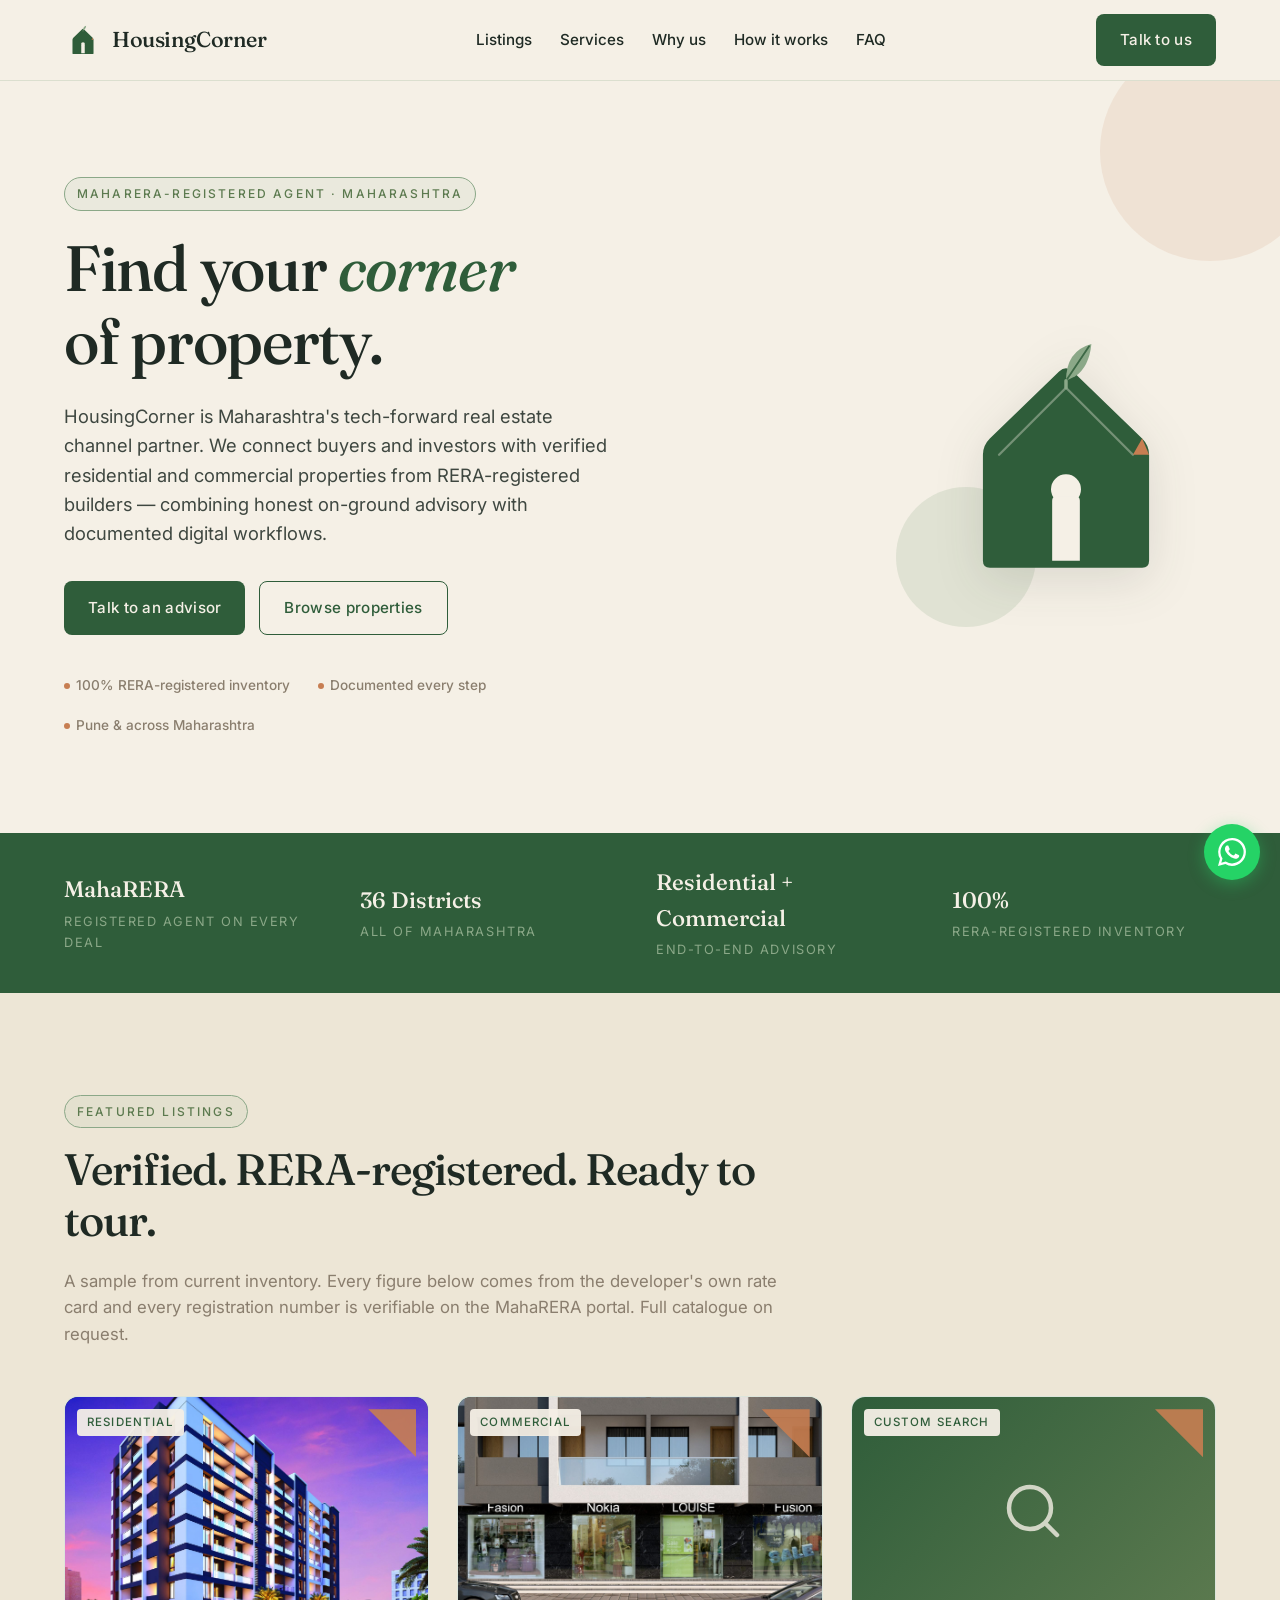
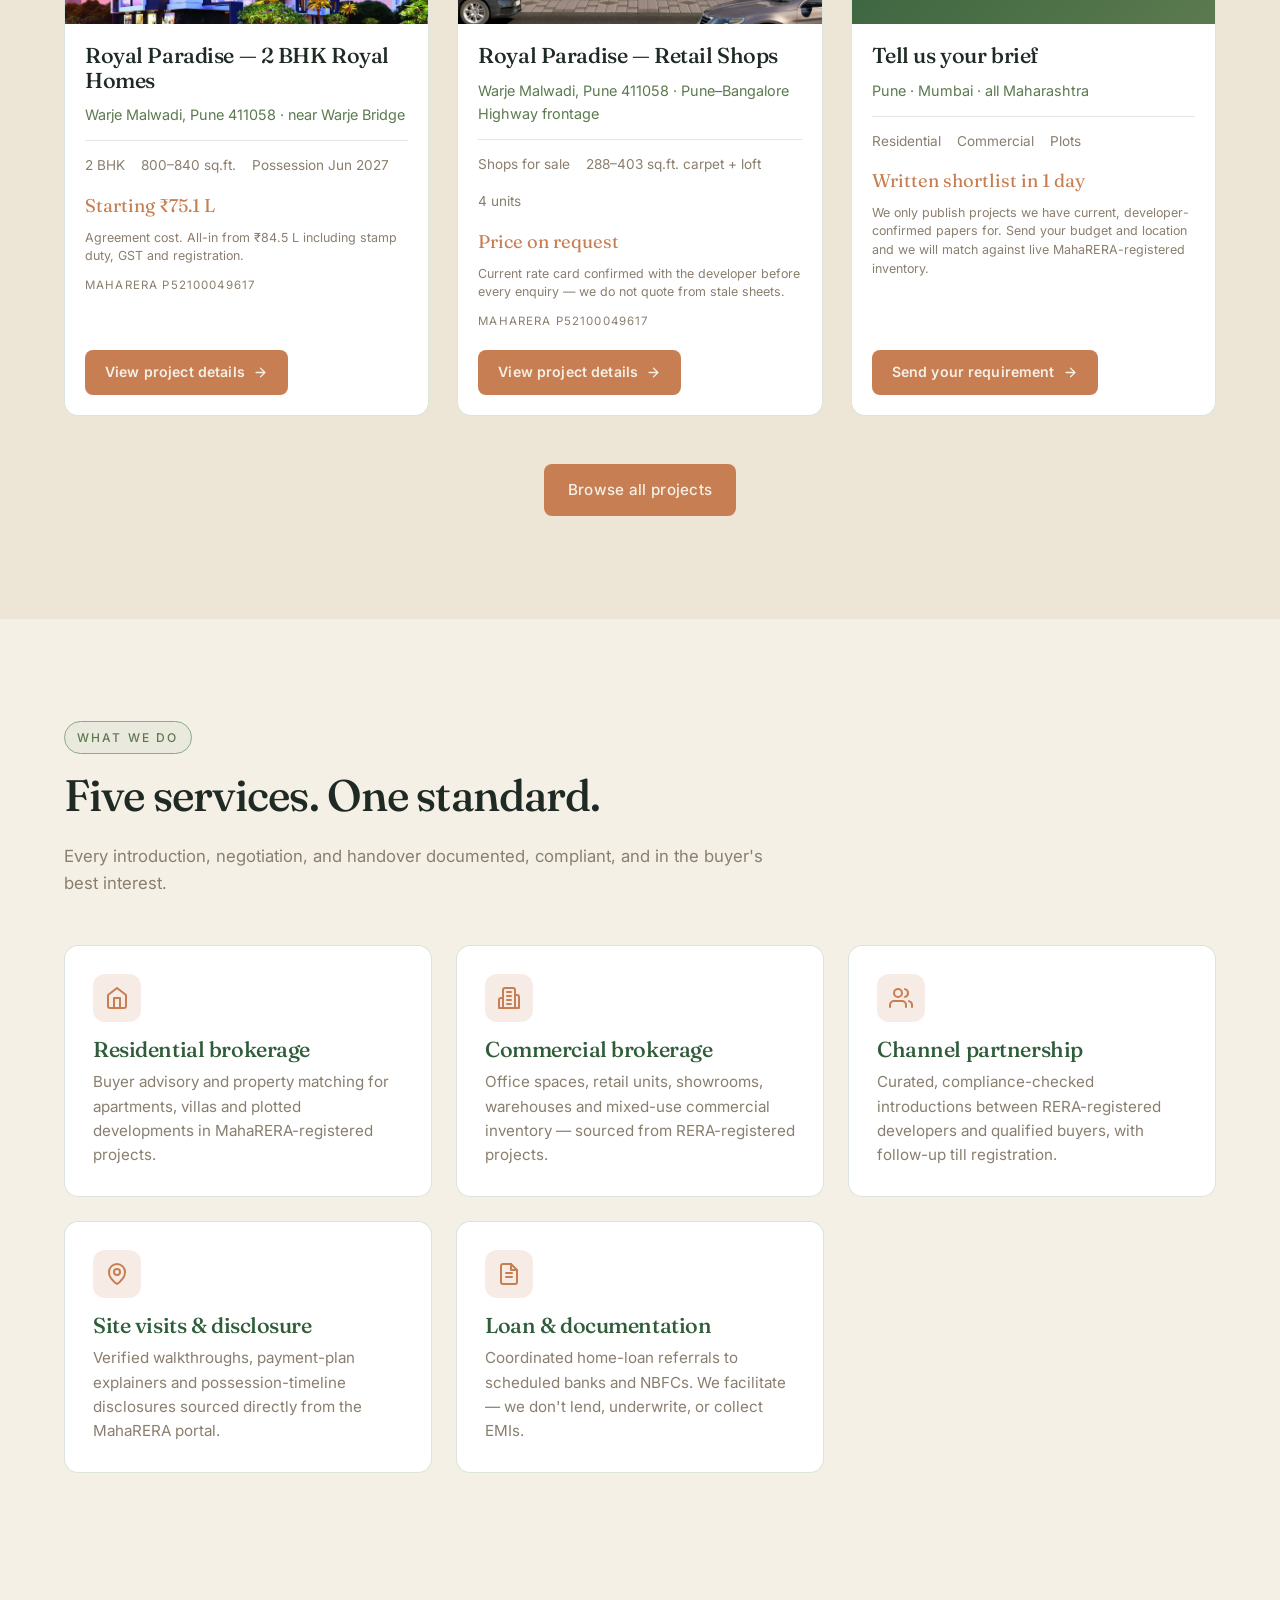
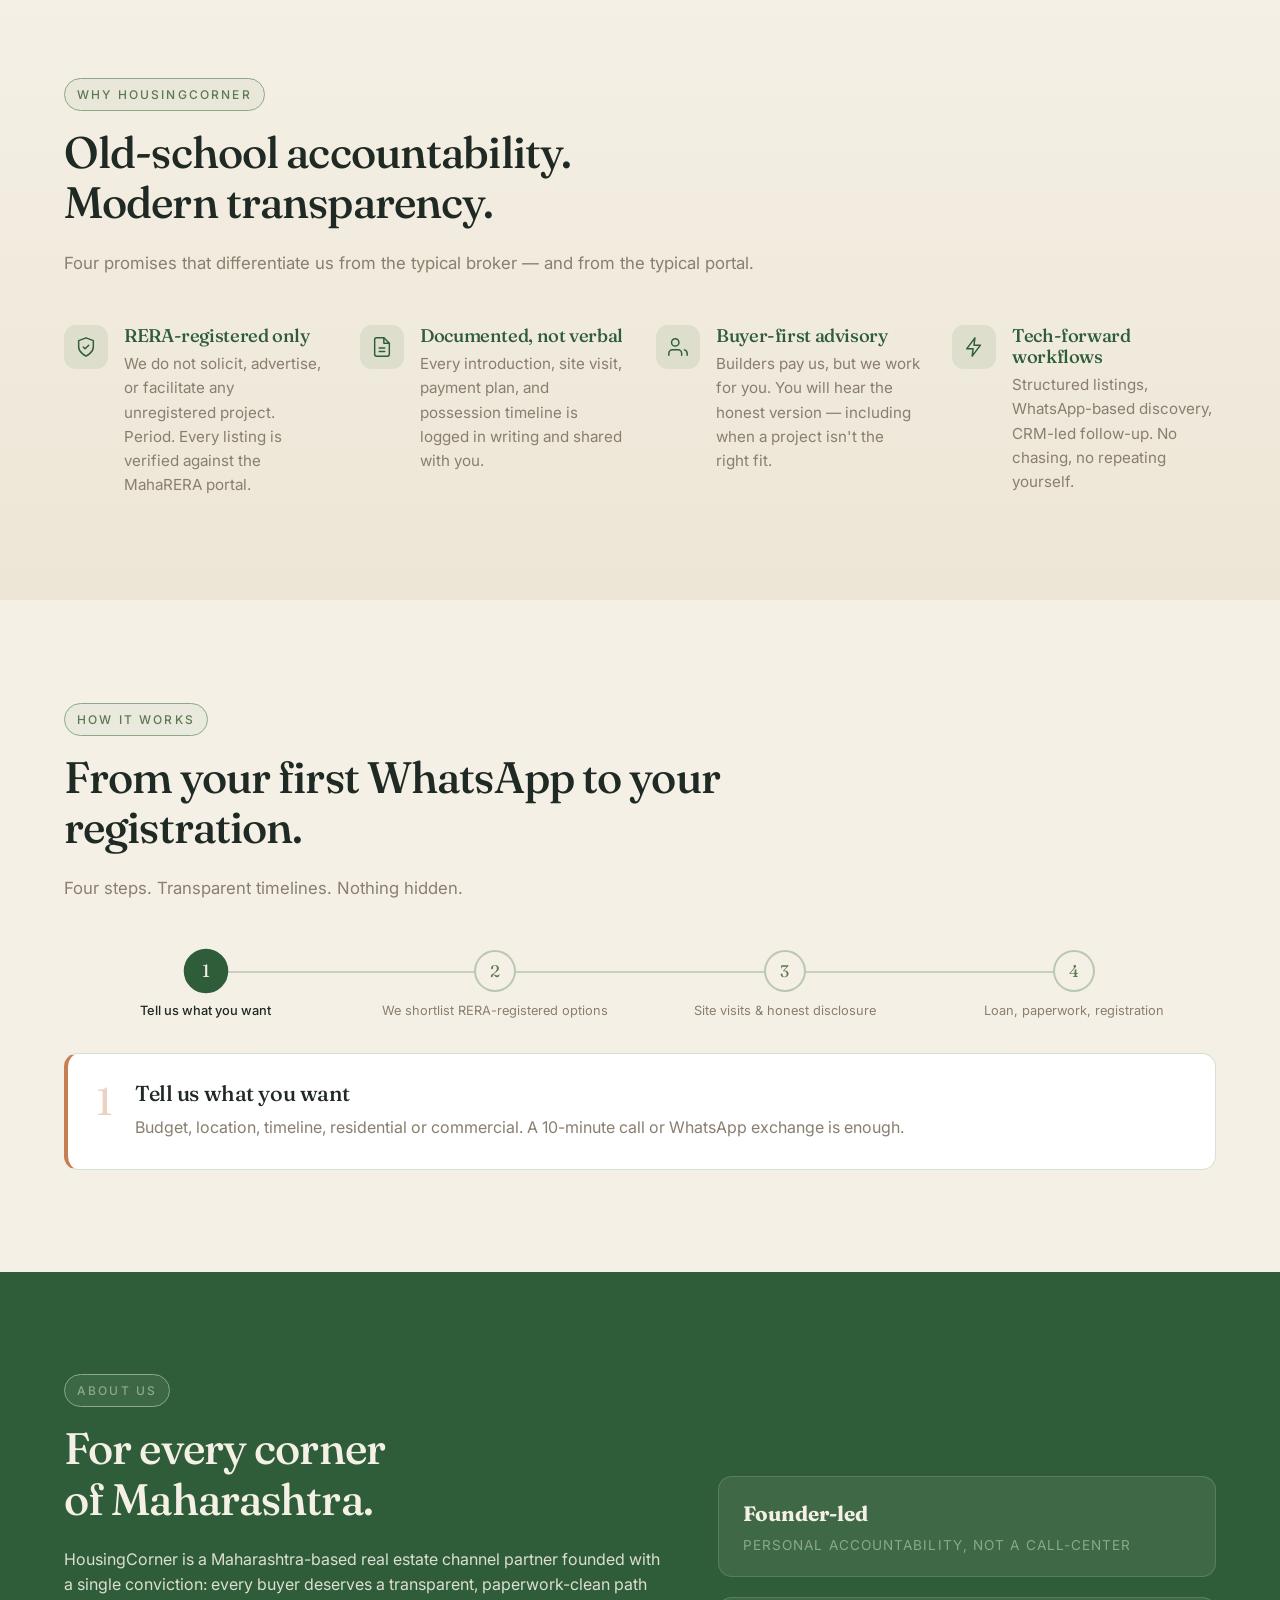
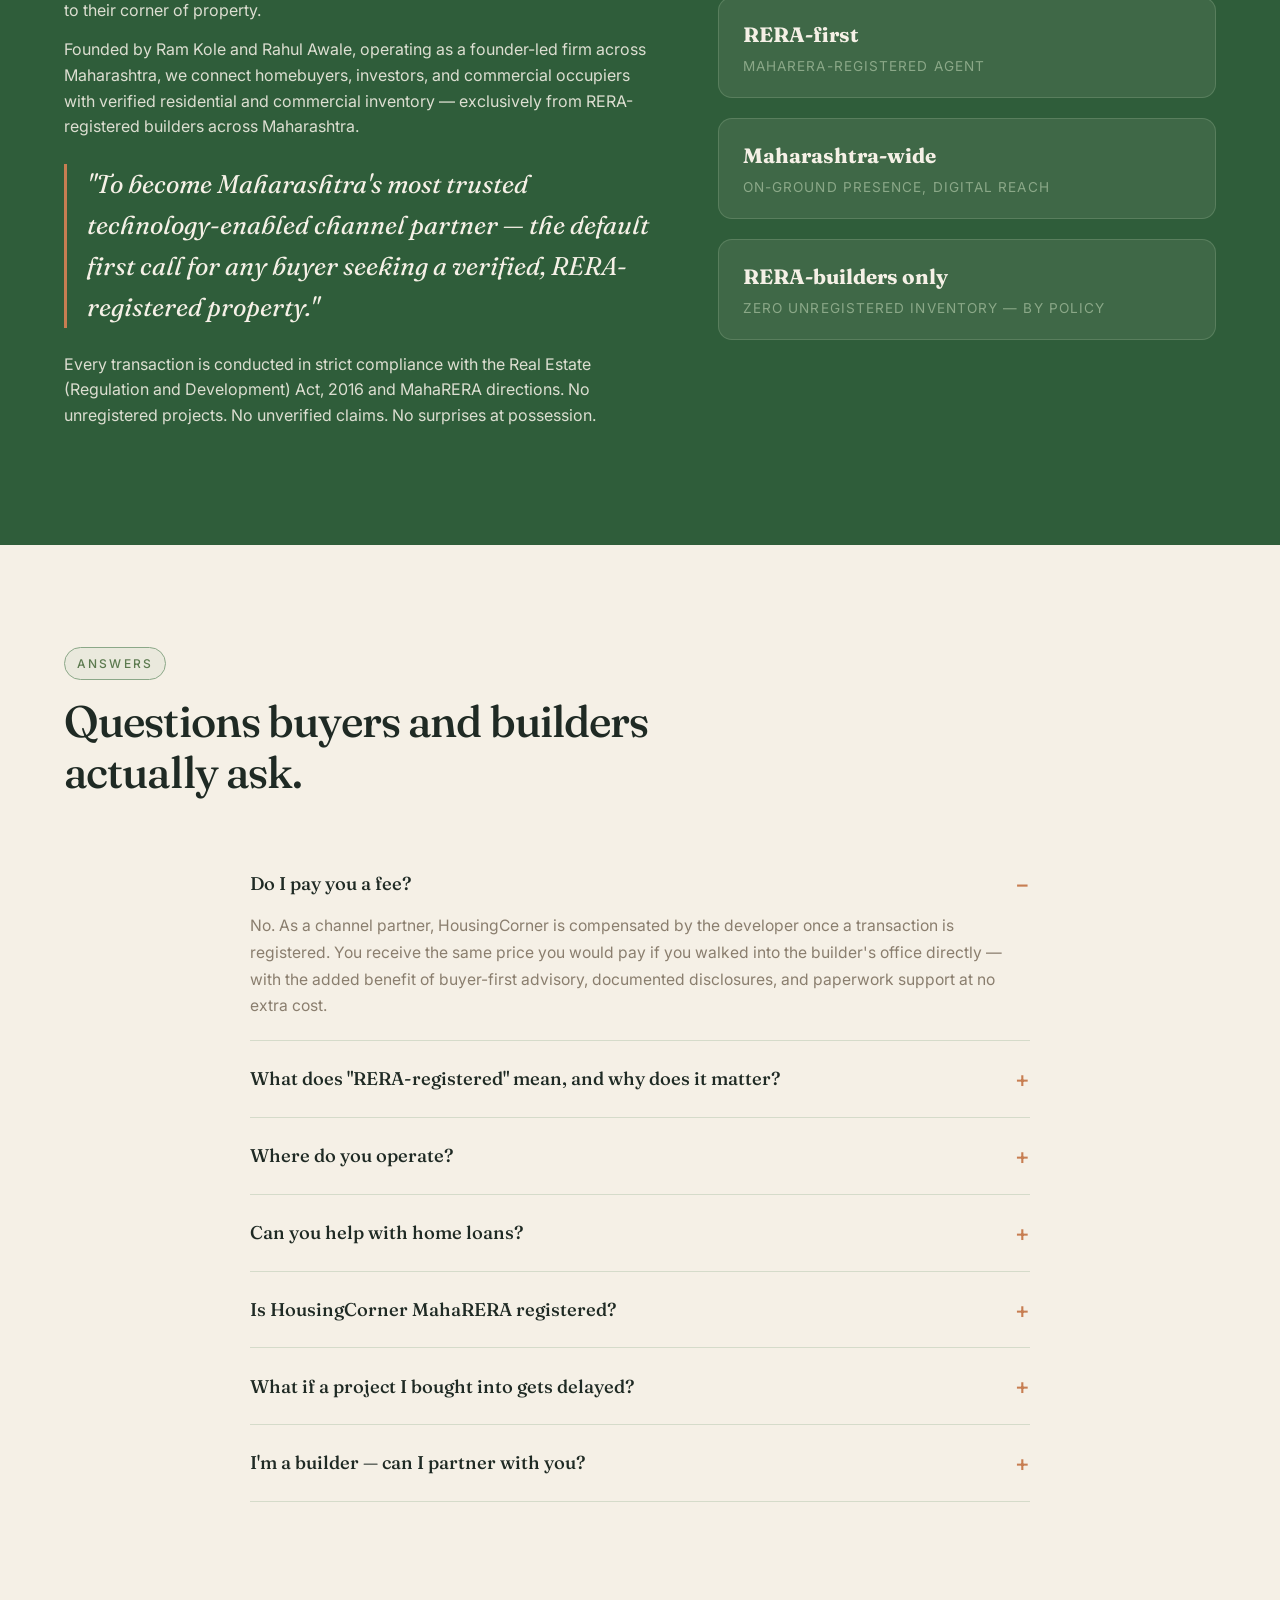
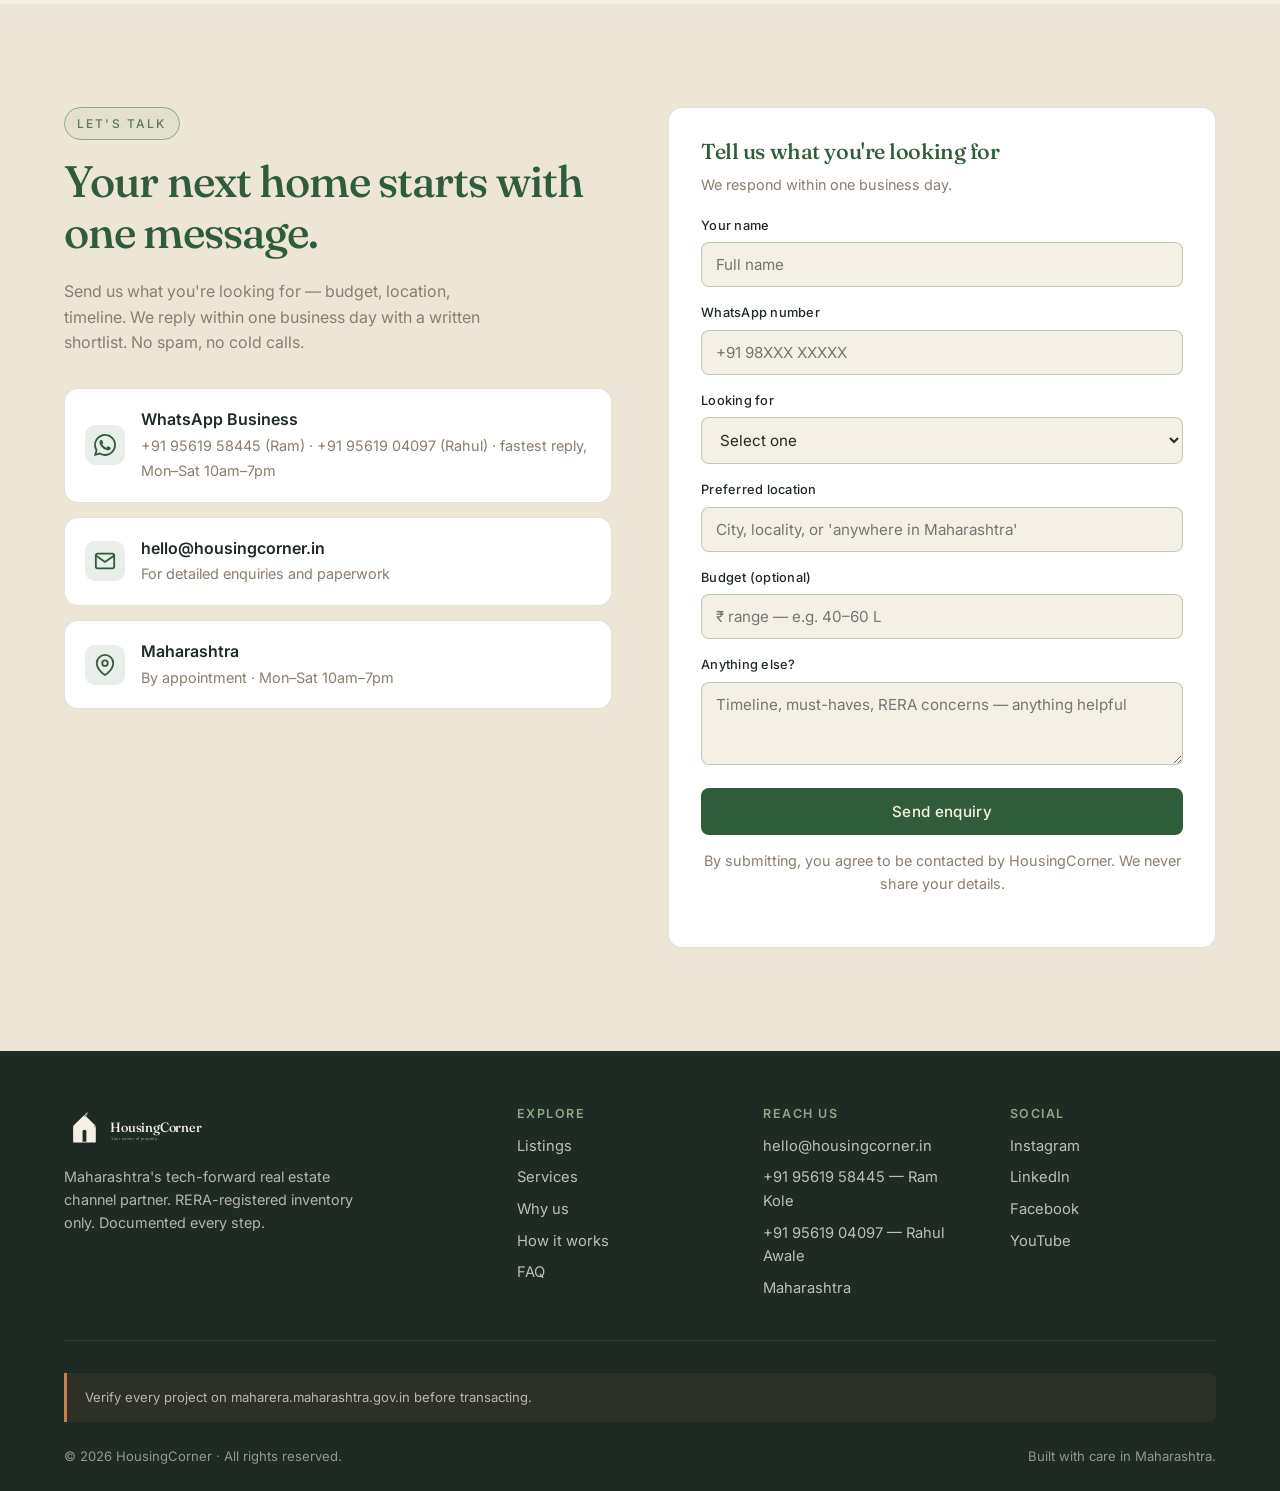
<file: index.html>
<!DOCTYPE html>
<html lang="en">
<head>
<meta charset="UTF-8">
<meta name="viewport" content="width=device-width, initial-scale=1.0">
<title>HousingCorner — Your corner of property | Real Estate Channel Partner, Maharashtra</title>
<meta name="description" content="RERA-registered homes and commercial property across Maharashtra — carpet areas, all-in costs and paperwork documented in writing.">
<meta name="theme-color" content="#2F5D3A">
<link rel="canonical" href="https://www.housingcorner.in/">
<meta name="robots" content="index, follow">

<!-- Open Graph — controls the WhatsApp / Facebook / LinkedIn share preview -->
<meta property="og:site_name" content="HousingCorner">
<meta property="og:title" content="HousingCorner — Your corner of property">
<meta property="og:description" content="Verified residential and commercial properties from RERA-registered builders across Maharashtra.">
<meta property="og:type" content="website">
<meta property="og:locale" content="en_IN">
<meta property="og:url" content="https://www.housingcorner.in/">
<meta property="og:image" content="https://www.housingcorner.in/og-image.png">
<meta property="og:image:secure_url" content="https://www.housingcorner.in/og-image.png">
<meta property="og:image:type" content="image/png">
<meta property="og:image:width" content="1200">
<meta property="og:image:height" content="630">
<meta property="og:image:alt" content="HousingCorner — Your corner of property. Maharashtra's tech-forward real estate channel partner.">

<!-- Twitter / X -->
<meta name="twitter:card" content="summary_large_image">
<meta name="twitter:title" content="HousingCorner — Your corner of property">
<meta name="twitter:description" content="Verified residential and commercial properties from RERA-registered builders across Maharashtra.">
<meta name="twitter:image" content="https://www.housingcorner.in/og-image.png">

<!-- Structured data -->
<script type="application/ld+json">
{
  "@context": "https://schema.org",
  "@type": "RealEstateAgent",
  "name": "HousingCorner",
  "slogan": "Your corner of property",
  "url": "https://www.housingcorner.in/",
  "image": "https://www.housingcorner.in/og-image.png",
  "description": "Maharashtra's tech-forward real estate channel partner. Verified residential and commercial properties from RERA-registered builders.",
  "email": "hello@housingcorner.in",
  "telephone": "+91-95619-58445",
  "founder": [
    { "@type": "Person", "name": "Ram Kole" },
    { "@type": "Person", "name": "Rahul Awale" }
  ],
  "address": {
    "@type": "PostalAddress",
        "addressRegion": "Maharashtra",
    "addressCountry": "IN"
  },
  "areaServed": { "@type": "State", "name": "Maharashtra" },
  "openingHours": "Mo-Sa 10:00-19:00",
  "sameAs": [
    "https://instagram.com/housingcorner",
    "https://linkedin.com/company/housingcorner",
    "https://facebook.com/HousingCorner",
    "https://youtube.com/@HousingCorner"
  ]
}
</script>

<!-- Favicons. Real files, not a data URI: Googlebot-Image has to be able to
     crawl the favicon, and it cannot crawl an inline data URI. Google reads
     these from the home page only, but keeping them identical everywhere
     means browsers never re-fetch a different icon between pages. -->
<link rel="icon" href="favicon.ico" sizes="any">
<link rel="icon" type="image/svg+xml" href="favicon.svg">
<link rel="icon" type="image/png" sizes="48x48" href="favicon-48.png">
<link rel="icon" type="image/png" sizes="96x96" href="favicon-96.png">
<link rel="icon" type="image/png" sizes="192x192" href="favicon-192.png">
<!-- iOS ignores SVG favicons entirely; this is what a home-screen shortcut uses. -->
<link rel="apple-touch-icon" sizes="180x180" href="apple-touch-icon.png">

<!-- Google Fonts: Fraunces + Inter -->
<link rel="preconnect" href="https://fonts.googleapis.com">
<link rel="preconnect" href="https://fonts.gstatic.com" crossorigin>
<link href="https://fonts.googleapis.com/css2?family=Fraunces:opsz,wght@9..144,400..600&family=Inter:wght@400;500;600&display=swap" rel="stylesheet">

<style>
/* ===== Brand tokens ===== */
:root {
  --forest: #2F5D3A;
  --forest-soft: #5C7A4F;
  --terracotta: #C77E52;
  --sage: #8BA888;
  --cream: #F5F0E6;
  --cream-deep: #EDE6D6;
  --ink: #1F2A24;
  --stone: #8A7E6E;
  --shadow: 0 4px 24px rgba(31, 42, 36, 0.08);
  --radius: 14px;
  --radius-sm: 8px;
  --container: 1200px;
}

/* ===== Reset ===== */
*, *::before, *::after { box-sizing: border-box; margin: 0; padding: 0; }
/* The page never scrolls sideways. `clip` rather than `hidden`, because
   `hidden` on the root makes it a scroll container and breaks position:sticky
   — which the header relies on. */
html { scroll-behavior: smooth; -webkit-text-size-adjust: 100%; overflow-x: clip; }
body {
  overflow-x: clip;
  overflow-wrap: anywhere;
  font-family: 'Inter', 'Helvetica Neue', Arial, sans-serif;
  font-size: 16px;
  line-height: 1.6;
  color: var(--ink);
  background: var(--cream);
  -webkit-font-smoothing: antialiased;
  -moz-osx-font-smoothing: grayscale;
}
img, svg { display: block; max-width: 100%; }

/* Sections get tabindex="-1" so an anchor jump also moves keyboard focus.
   Without this, browsers draw a focus ring around the whole section. */
[tabindex="-1"]:focus { outline: none; }

a { color: inherit; text-decoration: none; }
button { font-family: inherit; border: 0; cursor: pointer; }

/* ===== Typography ===== */
h1, h2, h3, h4 {
  font-family: 'Fraunces', Georgia, serif;
  font-weight: 500;
  color: var(--ink);
  letter-spacing: -0.02em;
  line-height: 1.15;
}
h1 { font-size: clamp(2.25rem, 5.5vw, 4rem); }
h2 { font-size: clamp(1.75rem, 3.5vw, 2.75rem); margin-bottom: 0.5em; }
h3 { font-size: 1.35rem; margin-bottom: 0.25em; }
p  { color: var(--ink); }
.eyebrow {
  display: inline-block;
  font-size: 0.75rem;
  font-weight: 500;
  letter-spacing: 0.18em;
  text-transform: uppercase;
  color: var(--forest-soft);
  padding: 6px 12px;
  border: 1px solid var(--sage);
  border-radius: 999px;
  background: rgba(139, 168, 136, 0.1);
}

/* Grid and flex items refuse to shrink below their content by default, which
   is how one wide element makes the whole page scroll sideways on a phone. */
.hero__grid > *, .properties__grid > *, .services__grid > *, .why__grid > *,
.process__grid > *, .contact__grid > *, .footer__grid > * { min-width: 0; }
img, table { max-width: 100%; }

/* ===== Layout ===== */
.container {
  width: 100%;
  max-width: var(--container);
  margin-inline: auto;
  padding-inline: 24px;
}
section { padding: clamp(56px, 8vw, 112px) 0; }
.section-head { max-width: 720px; margin-bottom: 48px; }
.section-head p { color: var(--stone); font-size: 1.05rem; }

/* ===== Buttons ===== */
.btn {
  display: inline-flex;
  align-items: center;
  gap: 8px;
  padding: 14px 24px;
  border-radius: var(--radius-sm);
  font-weight: 500;
  font-size: 0.95rem;
  letter-spacing: 0.02em;
  transition: transform 0.15s ease, box-shadow 0.15s ease, background 0.15s ease;
  white-space: nowrap;
}
.btn--primary {
  background: var(--forest);
  color: var(--cream);
}
.btn--primary:hover { background: #1F4429; transform: translateY(-1px); box-shadow: var(--shadow); }
.btn--accent {
  background: var(--terracotta);
  color: var(--cream);
}
.btn--accent:hover { background: #B26A40; transform: translateY(-1px); box-shadow: var(--shadow); }
.btn--ghost {
  background: transparent;
  color: var(--forest);
  border: 1.5px solid var(--forest);
}
.btn--ghost:hover { background: var(--forest); color: var(--cream); }
.btn--whatsapp {
  background: #25D366;
  color: #fff;
}
.btn--whatsapp:hover { background: #1DAE55; transform: translateY(-1px); box-shadow: var(--shadow); }

/* ===== Navigation ===== */
.nav {
  position: sticky;
  top: 0;
  z-index: 50;
  background: rgba(245, 240, 230, 0.92);
  backdrop-filter: saturate(160%) blur(10px);
  -webkit-backdrop-filter: saturate(160%) blur(10px);
  border-bottom: 1px solid rgba(139, 168, 136, 0.25);
}
.nav__inner {
  display: flex;
  align-items: center;
  justify-content: space-between;
  padding: 14px 24px;
  max-width: var(--container);
  margin-inline: auto;
}
.nav__brand { display: flex; align-items: center; gap: 10px; }
.nav__brand svg { height: 38px; width: auto; }
.nav__brand-text {
  font-family: 'Fraunces', Georgia, serif;
  font-size: 1.35rem;
  font-weight: 500;
  color: var(--ink);
  letter-spacing: -0.02em;
}
.nav__links {
  display: flex;
  gap: 28px;
}
.nav__links a {
  font-size: 0.95rem;
  color: var(--ink);
  font-weight: 500;
  padding: 8px 0;
  border-bottom: 1.5px solid transparent;
  transition: border-color 0.15s ease;
}
.nav__links a:hover { border-bottom-color: var(--terracotta); }
.nav__cta { display: flex; align-items: center; }
.nav__toggle { display: none; background: transparent; color: var(--forest); font-size: 1.5rem; padding: 8px; }

@media (max-width: 900px) {
  .nav__links { display: none; }
  .nav__toggle { display: block; }
  .nav.is-open .nav__links {
    display: flex;
    flex-direction: column;
    gap: 0;
    position: absolute;
    top: 100%;
    left: 0;
    right: 0;
    background: var(--cream);
    padding: 16px 24px;
    border-bottom: 1px solid rgba(139, 168, 136, 0.25);
  }
  .nav.is-open .nav__links a { padding: 14px 0; border-bottom: 1px solid rgba(139, 168, 136, 0.2); }
  .nav__cta .btn { padding: 10px 16px; font-size: 0.85rem; }
}

/* On a narrow phone the wordmark, the CTA and the menu button together are
   wider than the screen, so the button rides over the logo. Everything steps
   down a size, and the brand is allowed to shrink and ellipsise rather than
   push its neighbours off the edge. */
@media (max-width: 560px) {
  .nav__inner { padding: 10px 16px; gap: 10px; }
  .nav__brand { min-width: 0; gap: 8px; }
  .nav__brand svg { height: 30px; }
  .nav__brand-text {
    font-size: 1.05rem;
    white-space: nowrap;
    overflow: hidden;
    text-overflow: ellipsis;
  }
  .nav__cta { flex: none; gap: 2px; }
  .nav__cta .btn { padding: 9px 12px; font-size: 0.78rem; }
  .nav__toggle { font-size: 1.35rem; padding: 6px 4px; }
}

/* Below this the wordmark goes; the mark alone still identifies the site and
   the CTA matters more than the second half of a logotype. */
@media (max-width: 380px) {
  .nav__brand-text { display: none; }
}
@media (max-width: 560px) {
  .btn { white-space: normal; text-align: center; }
}

/* ===== Hero ===== */
.hero {
  position: relative;
  padding-top: clamp(56px, 8vw, 96px);
  padding-bottom: clamp(56px, 8vw, 96px);
  overflow: hidden;
}
.hero::before {
  content: "";
  position: absolute;
  top: -40px; right: -40px;
  width: 220px; height: 220px;
  background: var(--terracotta);
  border-radius: 50%;
  opacity: 0.12;
  pointer-events: none;
}
.hero__grid {
  display: grid;
  grid-template-columns: 1.3fr 1fr;
  gap: 56px;
  align-items: center;
}
.hero__content h1 {
  margin-top: 20px;
  margin-bottom: 24px;
}
.hero__content h1 span.accent { color: var(--forest); font-style: italic; }
.hero__lede {
  font-size: 1.15rem;
  color: var(--ink);
  opacity: 0.85;
  max-width: 560px;
  margin-bottom: 32px;
}
.hero__ctas { display: flex; flex-wrap: wrap; gap: 14px; margin-bottom: 40px; }
.hero__trust {
  display: flex;
  flex-wrap: wrap;
  gap: 18px 28px;
  font-size: 0.85rem;
  color: var(--stone);
  font-weight: 500;
}
.hero__trust span { display: inline-flex; align-items: center; gap: 6px; }
.hero__trust .dot { width: 6px; height: 6px; border-radius: 50%; background: var(--terracotta); }

.hero__visual {
  position: relative;
  aspect-ratio: 1 / 1;
  max-width: 440px;
  margin-left: auto;
}
.hero__visual svg { width: 100%; height: auto; filter: drop-shadow(0 12px 24px rgba(31, 42, 36, 0.12)); }
.hero__visual::after {
  content: "";
  position: absolute;
  bottom: -20px; left: -20px;
  width: 140px; height: 140px;
  background: var(--sage);
  border-radius: 50%;
  opacity: 0.2;
  z-index: -1;
}

@media (max-width: 860px) {
  .hero__grid { grid-template-columns: 1fr; gap: 40px; }
  .hero__visual { order: -1; max-width: 280px; margin: 0 auto; }
}

/* ===== Trust bar ===== */
.trust-bar {
  background: var(--forest);
  color: var(--cream);
  padding: 32px 0;
}
.trust-bar__grid {
  display: grid;
  grid-template-columns: repeat(4, 1fr);
  gap: 32px;
  align-items: center;
}
.trust-stat strong {
  display: block;
  font-family: 'Fraunces', Georgia, serif;
  font-size: 1.4rem;
  font-weight: 500;
  color: var(--cream);
}
.trust-stat span {
  display: block;
  font-size: 0.8rem;
  color: var(--sage);
  letter-spacing: 0.12em;
  text-transform: uppercase;
  margin-top: 4px;
}

@media (max-width: 720px) {
  .trust-bar__grid { grid-template-columns: repeat(2, 1fr); gap: 24px; }
}

/* ===== Services ===== */
.services__grid {
  display: grid;
  grid-template-columns: repeat(auto-fit, minmax(280px, 1fr));
  gap: 24px;
}
.service-card {
  background: #fff;
  border-radius: var(--radius);
  padding: 28px;
  border: 1px solid rgba(139, 168, 136, 0.3);
  transition: transform 0.2s ease, box-shadow 0.2s ease;
}
.service-card:hover { transform: translateY(-4px); box-shadow: var(--shadow); }
.service-card__icon {
  width: 48px; height: 48px;
  border-radius: 12px;
  background: rgba(199, 126, 82, 0.15);
  color: var(--terracotta);
  display: flex; align-items: center; justify-content: center;
  margin-bottom: 16px;
}
.service-card h3 { color: var(--forest); }
.service-card p { color: var(--stone); font-size: 0.95rem; margin-top: 8px; }

/* ===== Why us ===== */
.why {
  background: linear-gradient(180deg, var(--cream) 0%, var(--cream-deep) 100%);
}
.why__grid {
  display: grid;
  grid-template-columns: repeat(auto-fit, minmax(260px, 1fr));
  gap: 32px;
  margin-top: 48px;
}
.why-item { display: flex; gap: 16px; align-items: flex-start; }
.why-item h3 { color: var(--forest); margin-bottom: 6px; font-size: 1.15rem; }
.why-item p { color: var(--stone); font-size: 0.95rem; }

/* ===== Properties ===== */
/* Listings lead the page, straight after the hero. A deeper surface separates
   them from the hero above and the services block below, and makes the white
   cards read as objects sitting on the page rather than part of the background. */
.properties { background: var(--cream-deep); }
.properties__grid {
  display: grid;
  grid-template-columns: repeat(auto-fit, minmax(300px, 1fr));
  gap: 28px;
  margin-top: 48px;
}
.property-card {
  background: #fff;
  border-radius: var(--radius);
  overflow: hidden;
  border: 1px solid rgba(139, 168, 136, 0.3);
  display: flex;
  flex-direction: column;
  cursor: pointer;
  color: inherit;
  text-decoration: none;
  transition: transform 0.2s ease, box-shadow 0.2s ease, border-color 0.2s ease;
}
.property-card:hover,
.property-card:focus-visible {
  transform: translateY(-4px);
  box-shadow: 0 12px 32px rgba(31, 42, 36, 0.14);
  border-color: var(--terracotta);
}
.property-card:focus-visible { outline: 3px solid var(--forest); outline-offset: 3px; }
.property-card:active { transform: translateY(-1px); }

/* The whole card is a link, so the arrow is an affordance rather than a
   separate target. It slides on hover to signal the card moves you somewhere. */
/* The card foot pins the button to the bottom so every card's CTA lines up,
   whatever length of copy sits above it. */
.property-card__foot { margin-top: auto; padding-top: 20px; }
.property-card__go {
  display: inline-flex;
  align-items: center;
  gap: 8px;
  padding: 11px 20px;
  border-radius: var(--radius-sm);
  background: var(--terracotta);
  color: var(--cream);
  font-size: 0.88rem;
  font-weight: 600;
  letter-spacing: 0.01em;
  transition: background 0.18s ease, box-shadow 0.18s ease;
}
.property-card__go svg { transition: transform 0.2s ease; }
.property-card:hover .property-card__go {
  background: #B26A40;
  box-shadow: 0 4px 14px rgba(199, 126, 82, 0.35);
}
.property-card:hover .property-card__go svg { transform: translateX(4px); }

/* Image tile lifts slightly and the corner flag brightens on hover. */
.property-card__image { transition: filter 0.25s ease; }
.property-card:hover .property-card__image { filter: saturate(1.12) brightness(1.05); }
.property-card:hover .property-card__image::after { opacity: 1; }

@media (prefers-reduced-motion: reduce) {
  .property-card, .property-card__go svg, .property-card__image { transition: none; }
  .property-card:hover { transform: none; }
  .property-card:hover .property-card__go svg { transform: none; }
}

.property-card__image {
  aspect-ratio: 16 / 10;
  background: linear-gradient(135deg, var(--forest) 0%, var(--forest-soft) 100%);
  position: relative;
  display: flex; align-items: center; justify-content: center;
  color: var(--cream);
}
.property-card__image::after {
  content: "";
  z-index: 3;
  position: absolute;
  top: 12px; right: 12px;
  width: 48px; height: 48px;
  background: var(--terracotta);
  clip-path: polygon(100% 0, 100% 100%, 0 0);
  opacity: 0.9;
}
/* Real photography sits over the gradient tile. If the file is missing the
   image removes itself and the gradient + icon underneath show through, so a
   listing is never broken-looking while its imagery is being prepared. */
.property-card__photo {
  position: absolute;
  inset: 0;
  width: 100%;
  height: 100%;
  object-fit: cover;
  z-index: 1;
}
.property-card__tag {
  z-index: 3;
  position: absolute;
  top: 12px; left: 12px;
  padding: 4px 10px;
  background: rgba(245, 240, 230, 0.95);
  color: var(--forest);
  font-size: 0.72rem;
  font-weight: 500;
  letter-spacing: 0.1em;
  text-transform: uppercase;
  border-radius: 4px;
}
.property-card__body { padding: 20px; flex: 1; display: flex; flex-direction: column; }
.property-card h3 { color: var(--ink); }
.property-card__loc { color: var(--forest-soft); font-size: 0.9rem; margin-top: 4px; }
.property-card__meta {
  display: flex; gap: 16px; flex-wrap: wrap;
  margin-top: 14px; padding-top: 14px;
  border-top: 1px solid rgba(139, 168, 136, 0.25);
  font-size: 0.85rem; color: var(--stone);
}
.property-card__price {
  margin-top: 14px;
  font-family: 'Fraunces', Georgia, serif;
  font-size: 1.15rem;
  color: var(--terracotta);
}
.property-card__note {
  display: block;
  margin-top: 8px;
  font-family: 'Inter', system-ui, sans-serif;
  font-size: 0.78rem;
  line-height: 1.5;
  color: var(--stone);
}
.property-card__rera {
  margin-top: 10px;
  font-size: 0.72rem;
  letter-spacing: 0.1em;
  color: var(--stone);
}

/* ===== Process ===== */

/* ===== About ===== */
.about {
  background: var(--forest);
  color: var(--cream);
}
.about h2 { color: var(--cream); }
.about__grid { display: grid; grid-template-columns: 1.2fr 1fr; gap: 56px; align-items: center; }
.about p { color: rgba(245, 240, 230, 0.88); margin-bottom: 14px; font-size: 1rem; }
.about__quote {
  font-family: 'Fraunces', Georgia, serif;
  font-size: 1.6rem;
  font-style: italic;
  color: var(--cream);
  border-left: 3px solid var(--terracotta);
  padding-left: 20px;
  margin: 24px 0;
}
.about__stats { display: flex; flex-direction: column; gap: 20px; }
.about__stat {
  background: rgba(245, 240, 230, 0.08);
  border: 1px solid rgba(139, 168, 136, 0.35);
  border-radius: var(--radius);
  padding: 20px 24px;
}
.about__stat strong {
  display: block;
  font-family: 'Fraunces', Georgia, serif;
  font-size: 1.3rem;
  color: var(--cream);
}
.about__stat span { color: var(--sage); font-size: 0.85rem; letter-spacing: 0.08em; text-transform: uppercase; display: block; margin-top: 4px; }

@media (max-width: 760px) { .about__grid { grid-template-columns: 1fr; gap: 32px; } }

/* ===== FAQ ===== */
.faq__list { max-width: 780px; margin: 48px auto 0; }
.faq details {
  border-bottom: 1px solid rgba(139, 168, 136, 0.3);
  padding: 20px 0;
}
.faq summary {
  cursor: pointer;
  font-family: 'Fraunces', Georgia, serif;
  font-size: 1.15rem;
  font-weight: 500;
  color: var(--ink);
  list-style: none;
  display: flex;
  justify-content: space-between;
  align-items: center;
  gap: 16px;
}
.faq summary::-webkit-details-marker { display: none; }
.faq summary::after {
  content: "+";
  font-family: 'Inter', sans-serif;
  color: var(--terracotta);
  font-size: 1.4rem;
  transition: transform 0.2s ease;
}
.faq details[open] summary::after { content: "−"; }
.faq details p { color: var(--stone); margin-top: 12px; font-size: 0.98rem; line-height: 1.7; }

/* ===== Contact / CTA ===== */
.contact {
  background: var(--cream-deep);
}
.contact__grid { display: grid; grid-template-columns: 1fr 1fr; gap: 56px; }
.contact__left h2 { color: var(--forest); }
.contact__channels { display: flex; flex-direction: column; gap: 14px; margin-top: 32px; }
.contact__channel {
  display: flex; align-items: center; gap: 16px;
  padding: 18px 20px;
  background: #fff;
  border-radius: var(--radius);
  border: 1px solid rgba(139, 168, 136, 0.3);
  transition: transform 0.15s ease;
}
.contact__channel:hover { transform: translateX(4px); }
.contact__channel-icon {
  width: 40px; height: 40px;
  border-radius: 10px;
  background: rgba(47, 93, 58, 0.1);
  color: var(--forest);
  display: flex; align-items: center; justify-content: center;
  flex: 0 0 auto;
}
.contact__channel strong { display: block; color: var(--ink); font-weight: 600; }
.contact__channel span { color: var(--stone); font-size: 0.9rem; }

.form {
  background: #fff;
  border-radius: var(--radius);
  padding: 32px;
  border: 1px solid rgba(139, 168, 136, 0.3);
}
.form h3 { color: var(--forest); margin-bottom: 8px; }
.form p { color: var(--stone); font-size: 0.9rem; margin-bottom: 20px; }
.form label { display: block; font-size: 0.8rem; font-weight: 500; color: var(--ink); margin-bottom: 6px; letter-spacing: 0.02em; }
.form input, .form select, .form textarea {
  width: 100%;
  padding: 12px 14px;
  font-family: inherit;
  font-size: 0.95rem;
  border-radius: var(--radius-sm);
  border: 1px solid rgba(139, 168, 136, 0.5);
  background: var(--cream);
  color: var(--ink);
  margin-bottom: 16px;
  transition: border-color 0.15s ease;
}
.form input:focus, .form select:focus, .form textarea:focus {
  outline: none;
  border-color: var(--forest);
}
.form button { width: 100%; justify-content: center; }
.form__note { font-size: 0.78rem; color: var(--stone); margin-top: 14px; text-align: center; }

@media (max-width: 860px) { .contact__grid { grid-template-columns: 1fr; gap: 40px; } }

/* ===== Footer ===== */
footer {
  background: var(--ink);
  color: rgba(245, 240, 230, 0.75);
  padding: 56px 0 24px;
}
footer a { color: rgba(245, 240, 230, 0.75); transition: color 0.15s; }
footer a:hover { color: var(--terracotta); }
.footer__grid {
  display: grid;
  grid-template-columns: 2fr 1fr 1fr 1fr;
  gap: 40px;
  padding-bottom: 40px;
  border-bottom: 1px solid rgba(245, 240, 230, 0.1);
}
.footer__brand svg { height: 42px; width: auto; margin-bottom: 16px; }
.footer__brand p { color: rgba(245, 240, 230, 0.7); font-size: 0.9rem; max-width: 320px; }
.footer__col h4 {
  font-family: 'Inter', sans-serif;
  font-size: 0.78rem;
  font-weight: 600;
  letter-spacing: 0.12em;
  text-transform: uppercase;
  color: var(--sage);
  margin-bottom: 14px;
}
.footer__col ul { list-style: none; display: flex; flex-direction: column; gap: 8px; }
.footer__col li { font-size: 0.92rem; }
.footer__bottom {
  display: flex;
  flex-wrap: wrap;
  justify-content: space-between;
  align-items: center;
  padding-top: 24px;
  gap: 16px;
  font-size: 0.82rem;
  color: rgba(245, 240, 230, 0.55);
}
.footer__compliance {
  background: rgba(199, 126, 82, 0.08);
  border-left: 3px solid var(--terracotta);
  padding: 14px 18px;
  margin-top: 32px;
  border-radius: 0 var(--radius-sm) var(--radius-sm) 0;
  font-size: 0.82rem;
  color: rgba(245, 240, 230, 0.7);
  line-height: 1.6;
}

@media (max-width: 720px) {
  .footer__grid { grid-template-columns: 1fr 1fr; gap: 28px; }
  .footer__brand { grid-column: 1 / -1; }
}


/* ===== Why: promises, not steps =====
   These four used to be numbered 1-4, directly above a four-step process that
   was also numbered 1-4. Two identical-looking sequences back to back read as
   one long list nobody finished. Icons make it obvious these are parallel
   promises, not an order of events. */
.why-item__icon {
  flex: none;
  width: 44px; height: 44px;
  display: flex; align-items: center; justify-content: center;
  border-radius: 12px;
  background: rgba(139, 168, 136, 0.18);
  color: var(--forest);
}

/* ===== Process: a stepper you actually operate =====
   This one IS a sequence, so it keeps its numbers and earns an interaction.
   Built as a real ARIA tablist: arrow keys work, and with JavaScript off every
   panel is visible, so nothing is hidden from a crawler or a reader. */
.stepper { margin-top: 8px; }
.stepper__rail {
  display: grid;
  grid-template-columns: repeat(4, 1fr);
  gap: 6px;
  position: relative;
  margin-bottom: 28px;
}
.stepper__rail::before {
  content: "";
  position: absolute;
  top: 21px; left: 12%; right: 12%;
  height: 2px;
  background: rgba(139, 168, 136, 0.45);
  z-index: 0;
}
.stepper__step {
  position: relative; z-index: 1;
  display: flex; flex-direction: column; align-items: center; gap: 10px;
  background: transparent;
  padding: 0 4px 6px;
  cursor: pointer;
  text-align: center;
}
.stepper__dot {
  width: 42px; height: 42px; border-radius: 50%;
  display: flex; align-items: center; justify-content: center;
  font-family: 'Fraunces', Georgia, serif;
  font-size: 1.05rem;
  background: var(--cream);
  color: var(--forest-soft);
  border: 2px solid rgba(139, 168, 136, 0.55);
  transition: background 0.2s ease, color 0.2s ease, border-color 0.2s ease, transform 0.2s ease;
}
.stepper__label {
  font-size: 0.8rem; line-height: 1.35; color: var(--stone);
  transition: color 0.2s ease;
}
.stepper__step:hover .stepper__dot { border-color: var(--forest); color: var(--forest); }
.stepper__step.is-active .stepper__dot {
  background: var(--forest); color: var(--cream); border-color: var(--forest);
  transform: scale(1.06);
}
.stepper__step.is-active .stepper__label { color: var(--ink); font-weight: 500; }
.stepper__step:focus-visible { outline: 3px solid var(--forest); outline-offset: 3px; border-radius: 8px; }

.stepper__panel {
  display: flex; gap: 22px; align-items: flex-start;
  background: #fff;
  border: 1px solid rgba(139, 168, 136, 0.35);
  border-left: 4px solid var(--terracotta);
  border-radius: var(--radius);
  padding: 28px;
}
.stepper__panel[hidden] { display: none; }
.stepper__panel-num {
  flex: none;
  font-family: 'Fraunces', Georgia, serif;
  font-size: 2.4rem; line-height: 1;
  color: rgba(199, 126, 82, 0.35);
}
.stepper__panel h3 { margin-bottom: 8px; }
.stepper__panel p { color: var(--stone); }

@media (max-width: 700px) {
  .stepper__rail { grid-template-columns: repeat(4, 1fr); gap: 2px; }
  .stepper__rail::before { top: 18px; }
  .stepper__dot { width: 36px; height: 36px; font-size: 0.95rem; }
  .stepper__label { font-size: 0.68rem; }
  .stepper__panel { padding: 22px; gap: 16px; }
  .stepper__panel-num { font-size: 1.8rem; }
}
@media (prefers-reduced-motion: reduce) {
  .stepper__dot { transition: none; }
  .stepper__step.is-active .stepper__dot { transform: none; }
}

/* ===== Floating WhatsApp ===== */
.whatsapp-float {
  position: fixed;
  bottom: 20px; right: 20px;
  width: 56px; height: 56px;
  border-radius: 50%;
  background: #25D366;
  color: #fff;
  display: flex; align-items: center; justify-content: center;
  box-shadow: 0 4px 16px rgba(37, 211, 102, 0.4);
  z-index: 40;
  transition: transform 0.2s ease;
}
.whatsapp-float:hover { transform: scale(1.08); }

/* ===== Misc ===== */
.visually-hidden { position: absolute; width: 1px; height: 1px; padding: 0; margin: -1px; overflow: hidden; clip: rect(0,0,0,0); border: 0; }
</style>
</head>
<body>

<!-- =========================================================== -->
<!-- NAV -->
<!-- =========================================================== -->
<header class="nav" id="nav">
  <div class="nav__inner">
    <a href="#top" class="nav__brand" aria-label="HousingCorner home">
      <!-- Inline icon -->
      <svg viewBox="0 0 260 260" aria-hidden="true">
        <path d="M 58 220 L 58 128 Q 58 120 64 114 L 124 56 Q 130 50 136 56 L 196 114 Q 202 120 202 128 L 202 220 Q 202 226 196 226 L 64 226 Q 58 226 58 220 Z" fill="#2F5D3A"/>
        <circle cx="130" cy="158" r="13" fill="#F5F0E6"/>
        <path d="M 118 168 Q 118 164 122 164 L 138 164 Q 142 164 142 168 L 142 220 L 118 220 Z" fill="#F5F0E6"/>
        <path d="M 130 64 Q 130 38 152 32 Q 150 52 138 60 Q 134 62 130 64 Z" fill="#8BA888"/>
        <path d="M 130 70 L 130 64" stroke="#8BA888" stroke-width="3" stroke-linecap="round"/>
        <path d="M 196 114 L 202 128 L 188 128 Z" fill="#C77E52"/>
      </svg>
      <span class="nav__brand-text">HousingCorner</span>
    </a>
    <nav class="nav__links" aria-label="Primary">
      <a href="#properties">Listings</a>
      <a href="#services">Services</a>
      <a href="#why">Why us</a>
      <a href="#process">How it works</a>
      <a href="#faq">FAQ</a>
    </nav>
    <div class="nav__cta">
      <a href="#contact" class="btn btn--primary">Talk to us</a>
      <button class="nav__toggle" aria-label="Toggle menu" onclick="document.getElementById('nav').classList.toggle('is-open')">☰</button>
    </div>
  </div>
</header>

<!-- =========================================================== -->
<!-- HERO -->
<!-- =========================================================== -->
<section id="top" class="hero">
  <div class="container hero__grid">
    <div class="hero__content">
      <span class="eyebrow">MahaRERA-registered agent · Maharashtra</span>
      <h1>Find your <span class="accent">corner</span><br>of property.</h1>
      <p class="hero__lede">HousingCorner is Maharashtra's tech-forward real estate channel partner. We connect buyers and investors with verified residential and commercial properties from RERA-registered builders — combining honest on-ground advisory with documented digital workflows.</p>
      <div class="hero__ctas">
        <a href="#contact" class="btn btn--primary">Talk to an advisor</a>
        <a href="#properties" class="btn btn--ghost">Browse properties</a>
      </div>
      <div class="hero__trust">
        <span><span class="dot"></span>100% RERA-registered inventory</span>
        <span><span class="dot"></span>Documented every step</span>
        <span><span class="dot"></span>Pune &amp; across Maharashtra</span>
      </div>
    </div>

    <div class="hero__visual">
      <!-- Large brand icon -->
      <svg viewBox="0 0 260 260" aria-hidden="true">
        <path d="M 58 220 L 58 128 Q 58 120 64 114 L 124 56 Q 130 50 136 56 L 196 114 Q 202 120 202 128 L 202 220 Q 202 226 196 226 L 64 226 Q 58 226 58 220 Z" fill="#2F5D3A"/>
        <circle cx="130" cy="158" r="13" fill="#F5F0E6"/>
        <path d="M 118 168 Q 118 164 122 164 L 138 164 Q 142 164 142 168 L 142 220 L 118 220 Z" fill="#F5F0E6"/>
        <path d="M 72 128 L 130 70 L 188 128" fill="none" stroke="#F5F0E6" stroke-width="2" stroke-opacity="0.35" stroke-linecap="round" stroke-linejoin="round"/>
        <path d="M 130 64 Q 130 38 152 32 Q 150 52 138 60 Q 134 62 130 64 Z" fill="#8BA888"/>
        <path d="M 130 64 Q 138 52 150 34" fill="none" stroke="#2F5D3A" stroke-width="1.6" stroke-linecap="round" stroke-opacity="0.85"/>
        <path d="M 130 70 L 130 64" stroke="#8BA888" stroke-width="3" stroke-linecap="round"/>
        <path d="M 196 114 L 202 128 L 188 128 Z" fill="#C77E52"/>
      </svg>
    </div>
  </div>
</section>

<!-- =========================================================== -->
<!-- TRUST BAR -->
<!-- =========================================================== -->
<section class="trust-bar" aria-label="Credibility at a glance">
  <div class="container trust-bar__grid">
    <div class="trust-stat"><strong>MahaRERA</strong><span>Registered agent on every deal</span></div>
    <div class="trust-stat"><strong>36 Districts</strong><span>All of Maharashtra</span></div>
    <div class="trust-stat"><strong>Residential + Commercial</strong><span>End-to-end advisory</span></div>
    <div class="trust-stat"><strong>100%</strong><span>RERA-registered inventory</span></div>
  </div>
</section>

<!-- =========================================================== -->
<!-- PROPERTIES -->
<!-- =========================================================== -->
<section id="properties" class="properties">
  <div class="container">
    <div class="section-head">
      <span class="eyebrow">Featured listings</span>
      <h2 style="margin-top: 16px;">Verified. RERA-registered. Ready to tour.</h2>
      <p>A sample from current inventory. Every figure below comes from the developer's own rate card and every registration number is verifiable on the MahaRERA portal. Full catalogue on request.</p>
    </div>

    <div class="properties__grid">
      <!-- Each card is a single anchor element, so the whole tile is the click
           target. Add a listing by copying a block and pointing its href at the
           project folder. Keep the card free of nested links — a link inside a
           link is invalid HTML and breaks keyboard navigation. -->
      <a class="property-card" href="projects/royal-paradise/index.html" aria-label="Royal Paradise, Warje Malwadi, Pune — 2 BHK Royal Homes. View project details.">
        <div class="property-card__image">
          <img class="property-card__photo" src="projects/royal-paradise/elevation.jpg" alt="Royal Paradise, Warje Malwadi, Pune — architectural render of the building at dusk" width="1600" height="1200" loading="lazy">
          <span class="property-card__tag">Residential</span>
          <!-- fallback illustration, visible only if the photo is missing -->
          <svg width="72" height="72" viewBox="0 0 24 24" fill="none" stroke="currentColor" stroke-width="1.5" stroke-linecap="round" stroke-linejoin="round" opacity="0.8"><path d="M3 9l9-7 9 7v11a2 2 0 0 1-2 2H5a2 2 0 0 1-2-2z"/><polyline points="9 22 9 12 15 12 15 22"/></svg>
        </div>
        <div class="property-card__body">
          <h3>Royal Paradise — 2 BHK Royal Homes</h3>
          <div class="property-card__loc">Warje Malwadi, Pune 411058 · near Warje Bridge</div>
          <div class="property-card__meta">
            <span>2 BHK</span>
            <span>800–840 sq.ft.</span>
            <span>Possession Jun 2027</span>
          </div>
          <div class="property-card__price">Starting ₹75.1 L
            <span class="property-card__note">Agreement cost. All-in from ₹84.5 L including stamp duty, GST and registration.</span>
          </div>
          <div class="property-card__rera">MAHARERA P52100049617</div>
          <div class="property-card__foot"><span class="property-card__go">View project details <svg width="15" height="15" viewBox="0 0 24 24" fill="none" stroke="currentColor" stroke-width="2.2" stroke-linecap="round" stroke-linejoin="round" aria-hidden="true"><path d="M5 12h13"/><path d="m12 5 7 7-7 7"/></svg></span></div>
        </div>
      </a>

      <a class="property-card" href="projects/royal-paradise/index.html#retail" aria-label="Royal Paradise, Warje Malwadi, Pune — four commercial shops for sale. View project details.">
        <div class="property-card__image">
          <img class="property-card__photo" src="projects/royal-paradise/shops.jpg" alt="Royal Paradise, Warje — render of the four ground-floor retail shopfronts" width="1600" height="1000" loading="lazy">
          <span class="property-card__tag">Commercial</span>
          <svg width="72" height="72" viewBox="0 0 24 24" fill="none" stroke="currentColor" stroke-width="1.5" stroke-linecap="round" stroke-linejoin="round" opacity="0.8"><path d="M6 22V4a2 2 0 0 1 2-2h8a2 2 0 0 1 2 2v18Z"/><path d="M6 12H4a2 2 0 0 0-2 2v8h4"/><path d="M18 9h2a2 2 0 0 1 2 2v11h-4"/></svg>
        </div>
        <div class="property-card__body">
          <h3>Royal Paradise — Retail Shops</h3>
          <div class="property-card__loc">Warje Malwadi, Pune 411058 · Pune–Bangalore Highway frontage</div>
          <div class="property-card__meta">
            <span>Shops for sale</span>
            <span>288–403 sq.ft. carpet + loft</span>
            <span>4 units</span>
          </div>
          <div class="property-card__price">Price on request
            <span class="property-card__note">Current rate card confirmed with the developer before every enquiry — we do not quote from stale sheets.</span>
          </div>
          <div class="property-card__rera">MAHARERA P52100049617</div>
          <div class="property-card__foot"><span class="property-card__go">View project details <svg width="15" height="15" viewBox="0 0 24 24" fill="none" stroke="currentColor" stroke-width="2.2" stroke-linecap="round" stroke-linejoin="round" aria-hidden="true"><path d="M5 12h13"/><path d="m12 5 7 7-7 7"/></svg></span></div>
        </div>
      </a>

      <a class="property-card" href="#contact" aria-label="Send us your requirement and we will match it against live inventory.">
        <div class="property-card__image">
          <span class="property-card__tag">Custom search</span>
          <svg width="72" height="72" viewBox="0 0 24 24" fill="none" stroke="currentColor" stroke-width="1.5" stroke-linecap="round" stroke-linejoin="round" opacity="0.8"><circle cx="11" cy="11" r="7"/><path d="m20 20-3.5-3.5"/></svg>
        </div>
        <div class="property-card__body">
          <h3>Tell us your brief</h3>
          <div class="property-card__loc">Pune · Mumbai · all Maharashtra</div>
          <div class="property-card__meta">
            <span>Residential</span>
            <span>Commercial</span>
            <span>Plots</span>
          </div>
          <div class="property-card__price">Written shortlist in 1 day
            <span class="property-card__note">We only publish projects we have current, developer-confirmed papers for. Send your budget and location and we will match against live MahaRERA-registered inventory.</span>
          </div>
          <div class="property-card__foot"><span class="property-card__go">Send your requirement <svg width="15" height="15" viewBox="0 0 24 24" fill="none" stroke="currentColor" stroke-width="2.2" stroke-linecap="round" stroke-linejoin="round" aria-hidden="true"><path d="M5 12h13"/><path d="m12 5 7 7-7 7"/></svg></span></div>
        </div>
      </a>
    </div>

    <div style="text-align: center; margin-top: 48px;">
      <a href="projects/index.html" class="btn btn--accent">Browse all projects</a>
    </div>
  </div>
</section>

<!-- =========================================================== -->
<!-- SERVICES -->
<!-- =========================================================== -->
<section id="services" class="services">
  <div class="container">
    <div class="section-head">
      <span class="eyebrow">What we do</span>
      <h2 style="margin-top: 16px;">Five services. One standard.</h2>
      <p>Every introduction, negotiation, and handover documented, compliant, and in the buyer's best interest.</p>
    </div>

    <div class="services__grid">
      <article class="service-card">
        <div class="service-card__icon">
          <svg width="24" height="24" viewBox="0 0 24 24" fill="none" stroke="currentColor" stroke-width="2" stroke-linecap="round" stroke-linejoin="round"><path d="M3 9l9-7 9 7v11a2 2 0 0 1-2 2H5a2 2 0 0 1-2-2z"/><polyline points="9 22 9 12 15 12 15 22"/></svg>
        </div>
        <h3>Residential brokerage</h3>
        <p>Buyer advisory and property matching for apartments, villas and plotted developments in MahaRERA-registered projects.</p>
      </article>

      <article class="service-card">
        <div class="service-card__icon">
          <svg width="24" height="24" viewBox="0 0 24 24" fill="none" stroke="currentColor" stroke-width="2" stroke-linecap="round" stroke-linejoin="round"><path d="M6 22V4a2 2 0 0 1 2-2h8a2 2 0 0 1 2 2v18Z"/><path d="M6 12H4a2 2 0 0 0-2 2v8h4"/><path d="M18 9h2a2 2 0 0 1 2 2v11h-4"/><path d="M10 6h4"/><path d="M10 10h4"/><path d="M10 14h4"/><path d="M10 18h4"/></svg>
        </div>
        <h3>Commercial brokerage</h3>
        <p>Office spaces, retail units, showrooms, warehouses and mixed-use commercial inventory — sourced from RERA-registered projects.</p>
      </article>

      <article class="service-card">
        <div class="service-card__icon">
          <svg width="24" height="24" viewBox="0 0 24 24" fill="none" stroke="currentColor" stroke-width="2" stroke-linecap="round" stroke-linejoin="round"><path d="M17 21v-2a4 4 0 0 0-4-4H5a4 4 0 0 0-4 4v2"/><circle cx="9" cy="7" r="4"/><path d="M23 21v-2a4 4 0 0 0-3-3.87"/><path d="M16 3.13a4 4 0 0 1 0 7.75"/></svg>
        </div>
        <h3>Channel partnership</h3>
        <p>Curated, compliance-checked introductions between RERA-registered developers and qualified buyers, with follow-up till registration.</p>
      </article>

      <article class="service-card">
        <div class="service-card__icon">
          <svg width="24" height="24" viewBox="0 0 24 24" fill="none" stroke="currentColor" stroke-width="2" stroke-linecap="round" stroke-linejoin="round"><circle cx="12" cy="10" r="3"/><path d="M12 2a8 8 0 0 0-8 8c0 1.9.4 3.7 1.4 5.3.9 1.5 2.1 2.8 3.3 4C10 20.8 12 22 12 22s2-1.2 3.3-2.7c1.2-1.2 2.4-2.5 3.3-4C19.6 13.7 20 11.9 20 10a8 8 0 0 0-8-8z"/></svg>
        </div>
        <h3>Site visits &amp; disclosure</h3>
        <p>Verified walkthroughs, payment-plan explainers and possession-timeline disclosures sourced directly from the MahaRERA portal.</p>
      </article>

      <article class="service-card">
        <div class="service-card__icon">
          <svg width="24" height="24" viewBox="0 0 24 24" fill="none" stroke="currentColor" stroke-width="2" stroke-linecap="round" stroke-linejoin="round"><path d="M14 2H6a2 2 0 0 0-2 2v16a2 2 0 0 0 2 2h12a2 2 0 0 0 2-2V8z"/><polyline points="14 2 14 8 20 8"/><line x1="9" y1="15" x2="15" y2="15"/><line x1="9" y1="11" x2="15" y2="11"/></svg>
        </div>
        <h3>Loan &amp; documentation</h3>
        <p>Coordinated home-loan referrals to scheduled banks and NBFCs. We facilitate — we don't lend, underwrite, or collect EMIs.</p>
      </article>
    </div>
  </div>
</section>

<!-- =========================================================== -->
<!-- WHY US -->
<!-- =========================================================== -->
<section id="why" class="why">
  <div class="container">
    <div class="section-head">
      <span class="eyebrow">Why HousingCorner</span>
      <h2 style="margin-top: 16px;">Old-school accountability.<br>Modern transparency.</h2>
      <p>Four promises that differentiate us from the typical broker — and from the typical portal.</p>
    </div>

    <div class="why__grid">
      <div class="why-item">
        <div class="why-item__icon"><svg width="22" height="22" viewBox="0 0 24 24" fill="none" stroke="currentColor" stroke-width="1.6" stroke-linecap="round" stroke-linejoin="round" aria-hidden="true"><path d="M12 22s8-4 8-10V5l-8-3-8 3v7c0 6 8 10 8 10Z"/><path d="m9 12 2 2 4-4"/></svg></div>
        <div>
          <h3>RERA-registered only</h3>
          <p>We do not solicit, advertise, or facilitate any unregistered project. Period. Every listing is verified against the MahaRERA portal.</p>
        </div>
      </div>
      <div class="why-item">
        <div class="why-item__icon"><svg width="22" height="22" viewBox="0 0 24 24" fill="none" stroke="currentColor" stroke-width="1.6" stroke-linecap="round" stroke-linejoin="round" aria-hidden="true"><path d="M14 2H6a2 2 0 0 0-2 2v16a2 2 0 0 0 2 2h12a2 2 0 0 0 2-2V8Z"/><path d="M14 2v6h6M9 13h6M9 17h6"/></svg></div>
        <div>
          <h3>Documented, not verbal</h3>
          <p>Every introduction, site visit, payment plan, and possession timeline is logged in writing and shared with you.</p>
        </div>
      </div>
      <div class="why-item">
        <div class="why-item__icon"><svg width="22" height="22" viewBox="0 0 24 24" fill="none" stroke="currentColor" stroke-width="1.6" stroke-linecap="round" stroke-linejoin="round" aria-hidden="true"><path d="M16 21v-2a4 4 0 0 0-4-4H6a4 4 0 0 0-4 4v2"/><circle cx="9" cy="7" r="4"/><path d="M22 21v-2a4 4 0 0 0-3-3.87"/></svg></div>
        <div>
          <h3>Buyer-first advisory</h3>
          <p>Builders pay us, but we work for you. You will hear the honest version — including when a project isn't the right fit.</p>
        </div>
      </div>
      <div class="why-item">
        <div class="why-item__icon"><svg width="22" height="22" viewBox="0 0 24 24" fill="none" stroke="currentColor" stroke-width="1.6" stroke-linecap="round" stroke-linejoin="round" aria-hidden="true"><path d="m13 2-9 12h7l-1 8 9-12h-7l1-8Z"/></svg></div>
        <div>
          <h3>Tech-forward workflows</h3>
          <p>Structured listings, WhatsApp-based discovery, CRM-led follow-up. No chasing, no repeating yourself.</p>
        </div>
      </div>
    </div>
  </div>
</section>


<!-- =========================================================== -->
<!-- PROCESS -->
<!-- =========================================================== -->
<section id="process" class="process">
  <div class="container">
    <div class="section-head">
      <span class="eyebrow">How it works</span>
      <h2 style="margin-top: 16px;">From your first WhatsApp to your registration.</h2>
      <p>Four steps. Transparent timelines. Nothing hidden.</p>
    </div>

    <div class="stepper">
      <div class="stepper__rail" role="tablist" aria-label="How it works">
        <button class="stepper__step is-active" role="tab" id="stept-1" aria-controls="stepp-1" aria-selected="true" tabindex="0"><span class="stepper__dot">1</span><span class="stepper__label">Tell us what you want</span></button>
        <button class="stepper__step" role="tab" id="stept-2" aria-controls="stepp-2" aria-selected="false" tabindex="-1"><span class="stepper__dot">2</span><span class="stepper__label">We shortlist RERA-registered options</span></button>
        <button class="stepper__step" role="tab" id="stept-3" aria-controls="stepp-3" aria-selected="false" tabindex="-1"><span class="stepper__dot">3</span><span class="stepper__label">Site visits &amp; honest disclosure</span></button>
        <button class="stepper__step" role="tab" id="stept-4" aria-controls="stepp-4" aria-selected="false" tabindex="-1"><span class="stepper__dot">4</span><span class="stepper__label">Loan, paperwork, registration</span></button>
      </div>
      <div class="stepper__panel is-active" role="tabpanel" id="stepp-1" aria-labelledby="stept-1">
        <div class="stepper__panel-num">1</div>
        <div>
          <h3>Tell us what you want</h3>
          <p>Budget, location, timeline, residential or commercial. A 10-minute call or WhatsApp exchange is enough.</p>
        </div>
      </div>
      <div class="stepper__panel" role="tabpanel" id="stepp-2" aria-labelledby="stept-2" hidden>
        <div class="stepper__panel-num">2</div>
        <div>
          <h3>We shortlist RERA-registered options</h3>
          <p>You receive a written shortlist with payment plans, possession dates, and MahaRERA registration numbers — sourced from the portal.</p>
        </div>
      </div>
      <div class="stepper__panel" role="tabpanel" id="stepp-3" aria-labelledby="stept-3" hidden>
        <div class="stepper__panel-num">3</div>
        <div>
          <h3>Site visits &amp; honest disclosure</h3>
          <p>We accompany you to sites. You see the good and the honest concerns. No pressure. No scripted selling.</p>
        </div>
      </div>
      <div class="stepper__panel" role="tabpanel" id="stepp-4" aria-labelledby="stept-4" hidden>
        <div class="stepper__panel-num">4</div>
        <div>
          <h3>Loan, paperwork, registration</h3>
          <p>We coordinate home-loan referrals, paperwork checks, and walk with you till the registrar's office.</p>
        </div>
      </div>
    </div>
  </div>
</section>

<!-- =========================================================== -->
<!-- ABOUT -->
<!-- =========================================================== -->
<section id="about" class="about">
  <div class="container about__grid">
    <div>
      <span class="eyebrow" style="border-color: var(--sage); color: var(--sage); background: rgba(139,168,136,0.15);">About us</span>
      <h2 style="margin-top: 16px;">For every corner<br>of Maharashtra.</h2>
      <p>HousingCorner is a Maharashtra-based real estate channel partner founded with a single conviction: every buyer deserves a transparent, paperwork-clean path to their corner of property.</p>
      <p>Founded by Ram Kole and Rahul Awale, operating as a founder-led firm across Maharashtra, we connect homebuyers, investors, and commercial occupiers with verified residential and commercial inventory — exclusively from RERA-registered builders across Maharashtra.</p>
      <div class="about__quote">
        "To become Maharashtra's most trusted technology-enabled channel partner — the default first call for any buyer seeking a verified, RERA-registered property."
      </div>
      <p>Every transaction is conducted in strict compliance with the Real Estate (Regulation and Development) Act, 2016 and MahaRERA directions. No unregistered projects. No unverified claims. No surprises at possession.</p>
    </div>

    <div class="about__stats">
      <div class="about__stat">
        <strong>Founder-led</strong>
        <span>Personal accountability, not a call-center</span>
      </div>
      <div class="about__stat">
        <strong>RERA-first</strong>
        <span>MahaRERA-registered agent</span>
      </div>
      <div class="about__stat">
        <strong>Maharashtra-wide</strong>
        <span>On-ground presence, digital reach</span>
      </div>
      <div class="about__stat">
        <strong>RERA-builders only</strong>
        <span>Zero unregistered inventory — by policy</span>
      </div>
    </div>
  </div>
</section>

<!-- =========================================================== -->
<!-- FAQ -->
<!-- =========================================================== -->
<section id="faq" class="faq">
  <div class="container">
    <div class="section-head">
      <span class="eyebrow">Answers</span>
      <h2 style="margin-top: 16px;">Questions buyers and builders actually ask.</h2>
    </div>

    <div class="faq__list">
      <details open>
        <summary>Do I pay you a fee?</summary>
        <p>No. As a channel partner, HousingCorner is compensated by the developer once a transaction is registered. You receive the same price you would pay if you walked into the builder's office directly — with the added benefit of buyer-first advisory, documented disclosures, and paperwork support at no extra cost.</p>
      </details>

      <details>
        <summary>What does "RERA-registered" mean, and why does it matter?</summary>
        <p>The Real Estate (Regulation and Development) Act, 2016 requires every real estate project above a threshold size to register with the state authority — MahaRERA in Maharashtra — before it can be marketed or sold. A RERA-registered project has declared timelines, payment plans, carpet area, and financial escrow rules. HousingCorner works <em>only</em> with RERA-registered inventory, which is your primary legal protection as a buyer.</p>
      </details>

      <details>
        <summary>Where do you operate?</summary>
        <p>We operate across all 36 districts of Maharashtra. Our on-ground advisory is strongest in Pune and the western Maharashtra belt, with verified listings across the state.</p>
      </details>

      <details>
        <summary>Can you help with home loans?</summary>
        <p>We coordinate home-loan referrals to scheduled banks and NBFCs with whom we have a relationship, and we walk you through documentation. We do not lend, underwrite, or collect EMIs — those remain strictly between you and the bank. This is required by the Act and also, frankly, how it should be.</p>
      </details>

      <details>
        <summary>Is HousingCorner MahaRERA registered?</summary>
        <p>Every transaction we handle is conducted through a MahaRERA-registered real estate agent. Under MahaRERA Order No. 1A/2023 an agent must clear the Agent Competency Examination before registering or renewing, so that registration is the licence the work is done under. Ask us for the registration number and we will send it — you can verify it yourself on the MahaRERA portal in under a minute.</p>
      </details>

      <details>
        <summary>What if a project I bought into gets delayed?</summary>
        <p>Delays happen. Under RERA, the developer is obligated to compensate you as per the declared timeline and terms. HousingCorner will support you with the paperwork and escalation path through MahaRERA — we stay with you past the booking, not just until commission is received.</p>
      </details>

      <details>
        <summary>I'm a builder — can I partner with you?</summary>
        <p>Yes, for RERA-registered projects only. We partner with developers who share our standard on disclosure, paperwork, and buyer conduct. <a href="#contact" style="color: var(--terracotta); border-bottom: 1px solid currentColor;">Get in touch</a> with your project RERA ID and a brief, and we'll schedule a call.</p>
      </details>
    </div>
  </div>
</section>

<!-- =========================================================== -->
<!-- CONTACT -->
<!-- =========================================================== -->
<section id="contact" class="contact">
  <div class="container contact__grid">
    <div class="contact__left">
      <span class="eyebrow">Let's talk</span>
      <h2 style="margin-top: 16px;">Your next home starts with one message.</h2>
      <p style="color: var(--stone); margin-top: 16px; max-width: 440px;">Send us what you're looking for — budget, location, timeline. We reply within one business day with a written shortlist. No spam, no cold calls.</p>

      <div class="contact__channels">
        <a class="contact__channel" href="https://wa.me/919561958445?text=Hi%20HousingCorner%2C%20I%27d%20like%20to%20enquire%20about%20a%20property." target="_blank" rel="noopener">
          <div class="contact__channel-icon">
            <svg width="22" height="22" viewBox="0 0 24 24" fill="currentColor"><path d="M20.52 3.48A11.78 11.78 0 0 0 12 0a11.9 11.9 0 0 0-10.3 17.8L0 24l6.38-1.66A11.9 11.9 0 0 0 12 24c6.6 0 11.94-5.34 11.94-11.94a11.85 11.85 0 0 0-3.42-8.58zM12 21.8a9.82 9.82 0 0 1-5-1.4l-.36-.22-3.78 1 1-3.68-.24-.38A9.9 9.9 0 1 1 12 21.8zm5.44-7.36c-.3-.15-1.76-.87-2.04-.97-.27-.1-.47-.15-.67.15s-.77.97-.94 1.17c-.17.2-.35.22-.65.08-.3-.15-1.25-.46-2.38-1.47-.88-.78-1.48-1.75-1.65-2.05-.17-.3 0-.46.13-.6.14-.13.3-.35.45-.52.15-.18.2-.3.3-.5.1-.2.05-.37-.02-.52-.08-.15-.67-1.62-.92-2.22-.24-.58-.49-.5-.67-.51l-.57-.01c-.2 0-.52.07-.8.37-.27.3-1.05 1.02-1.05 2.5s1.08 2.9 1.23 3.1c.15.2 2.12 3.24 5.14 4.55.72.3 1.28.5 1.72.63.72.23 1.38.2 1.9.12.58-.08 1.76-.72 2.01-1.42.25-.7.25-1.3.17-1.42-.08-.13-.27-.2-.57-.35z"/></svg>
          </div>
          <div>
            <strong>WhatsApp Business</strong>
            <span>+91 95619 58445 (Ram) · +91 95619 04097 (Rahul) · fastest reply, Mon–Sat 10am–7pm</span>
          </div>
        </a>

        <a class="contact__channel" href="mailto:hello@housingcorner.in">
          <div class="contact__channel-icon">
            <svg width="22" height="22" viewBox="0 0 24 24" fill="none" stroke="currentColor" stroke-width="2" stroke-linecap="round" stroke-linejoin="round"><path d="M4 4h16c1.1 0 2 .9 2 2v12c0 1.1-.9 2-2 2H4c-1.1 0-2-.9-2-2V6c0-1.1.9-2 2-2z"/><polyline points="22,6 12,13 2,6"/></svg>
          </div>
          <div>
            <strong>hello@housingcorner.in</strong>
            <span>For detailed enquiries and paperwork</span>
          </div>
        </a>

        <a class="contact__channel" href="#" onclick="return false;">
          <div class="contact__channel-icon">
            <svg width="22" height="22" viewBox="0 0 24 24" fill="none" stroke="currentColor" stroke-width="2" stroke-linecap="round" stroke-linejoin="round"><path d="M21 10c0 7-9 13-9 13s-9-6-9-13a9 9 0 0 1 18 0z"/><circle cx="12" cy="10" r="3"/></svg>
          </div>
          <div>
            <strong>Maharashtra</strong>
            <span>By appointment · Mon–Sat 10am–7pm</span>
          </div>
        </a>
      </div>
    </div>

    <form class="form" onsubmit="return handleSubmit(event)">
      <h3>Tell us what you're looking for</h3>
      <p>We respond within one business day.</p>

      <label for="f-name">Your name</label>
      <input id="f-name" name="name" type="text" required placeholder="Full name" autocomplete="name">

      <label for="f-phone">WhatsApp number</label>
      <input id="f-phone" name="phone" type="tel" required placeholder="+91 98XXX XXXXX" autocomplete="tel">

      <label for="f-type">Looking for</label>
      <select id="f-type" name="type" required>
        <option value="">Select one</option>
        <option value="residential">Residential property</option>
        <option value="commercial">Commercial property</option>
        <option value="both">Not sure yet — advisory</option>
        <option value="builder">Builder partnership enquiry</option>
      </select>

      <label for="f-location">Preferred location</label>
      <input id="f-location" name="location" type="text" placeholder="City, locality, or 'anywhere in Maharashtra'">

      <label for="f-budget">Budget (optional)</label>
      <input id="f-budget" name="budget" type="text" placeholder="₹ range — e.g. 40–60 L">

      <label for="f-notes">Anything else?</label>
      <textarea id="f-notes" name="notes" rows="3" placeholder="Timeline, must-haves, RERA concerns — anything helpful"></textarea>

      <button class="btn btn--primary" type="submit">Send enquiry</button>
      <p class="form__note">By submitting, you agree to be contacted by HousingCorner. We never share your details.</p>
    </form>
  </div>
</section>

<!-- =========================================================== -->
<!-- FOOTER -->
<!-- =========================================================== -->
<footer>
  <div class="container">
    <div class="footer__grid">
      <div class="footer__brand">
        <svg viewBox="0 0 720 200" aria-hidden="true">
          <g transform="translate(0, 0) scale(0.75)">
            <path d="M 58 220 L 58 128 Q 58 120 64 114 L 124 56 Q 130 50 136 56 L 196 114 Q 202 120 202 128 L 202 220 Q 202 226 196 226 L 64 226 Q 58 226 58 220 Z" fill="#F5F0E6"/>
            <circle cx="130" cy="158" r="13" fill="#1F2A24"/>
            <path d="M 118 168 Q 118 164 122 164 L 138 164 Q 142 164 142 168 L 142 220 L 118 220 Z" fill="#1F2A24"/>
            <path d="M 130 64 Q 130 38 152 32 Q 150 52 138 60 Q 134 62 130 64 Z" fill="#8BA888"/>
            <path d="M 196 114 L 202 128 L 188 128 Z" fill="#C77E52"/>
          </g>
          <text x="220" y="120" font-family="'Fraunces',Georgia,serif" font-weight="500" font-size="64" fill="#F5F0E6" letter-spacing="-1">HousingCorner</text>
          <text x="222" y="158" font-family="'Inter',Arial,sans-serif" font-weight="400" font-size="18" fill="#8BA888" letter-spacing="2">Your corner of property.</text>
        </svg>
        <p>Maharashtra's tech-forward real estate channel partner. RERA-registered inventory only. Documented every step.</p>
      </div>

      <div class="footer__col">
        <h4>Explore</h4>
        <ul>
          <li><a href="projects/index.html">Listings</a></li>
          <li><a href="#services">Services</a></li>
          <li><a href="#why">Why us</a></li>
          <li><a href="#process">How it works</a></li>
          <li><a href="#faq">FAQ</a></li>
        </ul>
      </div>

      <div class="footer__col">
        <h4>Reach us</h4>
        <ul>
          <li><a href="mailto:hello@housingcorner.in">hello@housingcorner.in</a></li>
          <li><a href="tel:+919561958445">+91 95619 58445 — Ram Kole</a></li>
          <li><a href="tel:+919561904097">+91 95619 04097 — Rahul Awale</a></li>
          <li>Maharashtra</li>
        </ul>
      </div>

      <div class="footer__col">
        <h4>Social</h4>
        <ul>
          <li><a href="https://instagram.com/housingcorner" target="_blank" rel="noopener">Instagram</a></li>
          <li><a href="https://linkedin.com/company/housingcorner" target="_blank" rel="noopener">LinkedIn</a></li>
          <li><a href="https://facebook.com/HousingCorner" target="_blank" rel="noopener">Facebook</a></li>
          <li><a href="https://youtube.com/@HousingCorner" target="_blank" rel="noopener">YouTube</a></li>
        </ul>
      </div>
    </div>

    <div class="footer__compliance">
      Verify every project on maharera.maharashtra.gov.in before transacting.
    </div>

    <div class="footer__bottom">
      <span>© <span id="year">2026</span> HousingCorner · All rights reserved.</span>
      <span>Built with care in Maharashtra.</span>
    </div>
  </div>
</footer>

<!-- Floating WhatsApp -->
<a class="whatsapp-float" href="https://wa.me/919561958445?text=Hi%20HousingCorner" target="_blank" rel="noopener" aria-label="Chat on WhatsApp">
  <svg width="28" height="28" viewBox="0 0 24 24" fill="currentColor"><path d="M20.52 3.48A11.78 11.78 0 0 0 12 0a11.9 11.9 0 0 0-10.3 17.8L0 24l6.38-1.66A11.9 11.9 0 0 0 12 24c6.6 0 11.94-5.34 11.94-11.94a11.85 11.85 0 0 0-3.42-8.58zM12 21.8a9.82 9.82 0 0 1-5-1.4l-.36-.22-3.78 1 1-3.68-.24-.38A9.9 9.9 0 1 1 12 21.8zm5.44-7.36c-.3-.15-1.76-.87-2.04-.97-.27-.1-.47-.15-.67.15s-.77.97-.94 1.17c-.17.2-.35.22-.65.08-.3-.15-1.25-.46-2.38-1.47-.88-.78-1.48-1.75-1.65-2.05-.17-.3 0-.46.13-.6.14-.13.3-.35.45-.52.15-.18.2-.3.3-.5.1-.2.05-.37-.02-.52-.08-.15-.67-1.62-.92-2.22-.24-.58-.49-.5-.67-.51l-.57-.01c-.2 0-.52.07-.8.37-.27.3-1.05 1.02-1.05 2.5s1.08 2.9 1.23 3.1c.15.2 2.12 3.24 5.14 4.55.72.3 1.28.5 1.72.63.72.23 1.38.2 1.9.12.58-.08 1.76-.72 2.01-1.42.25-.7.25-1.3.17-1.42-.08-.13-.27-.2-.57-.35z"/></svg>
</a>

<script>
  // Auto-update year
  document.getElementById('year').textContent = new Date().getFullYear();

  // Form handler — sends to WhatsApp as a prefilled message
  function handleSubmit(e) {
    e.preventDefault();
    const f = e.target;
    const name = f.name.value.trim();
    const phone = f.phone.value.trim();
    const type = f.type.value;
    const location = f.location.value.trim();
    const budget = f.budget.value.trim();
    const notes = f.notes.value.trim();

    const msg = `Hi HousingCorner!%0A%0A` +
      `*Name:* ${encodeURIComponent(name)}%0A` +
      `*Phone:* ${encodeURIComponent(phone)}%0A` +
      `*Looking for:* ${encodeURIComponent(type)}%0A` +
      `*Location:* ${encodeURIComponent(location || '—')}%0A` +
      `*Budget:* ${encodeURIComponent(budget || '—')}%0A` +
      `*Notes:* ${encodeURIComponent(notes || '—')}`;

    // Open WhatsApp with prefilled message. Routes to the HousingCorner WhatsApp Business line.
    window.open(`https://wa.me/919561958445?text=${msg}`, '_blank');
    return false;
  }

  // Listing photos remove themselves if the file is not there yet, letting the
  // gradient tile underneath show instead of a broken-image icon.
  document.querySelectorAll('.property-card__photo').forEach(function (img) {
    img.addEventListener('error', function () { img.remove(); });
    if (img.complete && img.naturalWidth === 0) { img.remove(); }
  });

  /* ---------------------------------------------------------------
     In-page links scroll without stacking browser history.

     By default every "#section" tap pushes a history entry, so on a
     phone the back button walks backwards through the sections a
     visitor tapped instead of leaving the page. After six chip taps
     that is six presses of Back before you return to where you came
     from, and most people give up long before that.

     We scroll manually and use replaceState, so the address bar still
     shows the section (the link stays shareable) but the history stack
     keeps exactly one entry for this page. Back means back.

     Without JavaScript the links still work as ordinary anchors.
     --------------------------------------------------------------- */
  (function () {
    var reduced = window.matchMedia('(prefers-reduced-motion: reduce)').matches;

    document.addEventListener('click', function (e) {
      var link = e.target && e.target.closest ? e.target.closest('a[href^="#"]') : null;
      if (!link) return;

      var hash = link.getAttribute('href');
      if (!hash || hash === '#') return;

      var target = document.getElementById(hash.slice(1));
      if (!target) return;

      e.preventDefault();
      target.scrollIntoView({ behavior: reduced ? 'auto' : 'smooth', block: 'start' });

      // Replace rather than push — this is the whole point.
      if (window.history && history.replaceState) {
        history.replaceState(null, '', hash);
      }

      // Keyboard and screen-reader users should land in the section too,
      // not just see it. preventScroll stops a second competing jump.
      target.setAttribute('tabindex', '-1');
      target.focus({ preventScroll: true });
    });
  })();


  /* ---------------------------------------------------------------
     Process stepper. Progressive enhancement: the markup ships with
     every panel present, and only once this runs do the inactive
     ones hide. No JavaScript means all four steps simply read as a
     list — which is what a crawler sees too.
     --------------------------------------------------------------- */
  (function () {
    var rail = document.querySelector('.stepper__rail');
    if (!rail) return;
    var tabs = Array.prototype.slice.call(rail.querySelectorAll('.stepper__step'));
    var panels = Array.prototype.slice.call(document.querySelectorAll('.stepper__panel'));

    function show(i) {
      tabs.forEach(function (t, n) {
        var on = n === i;
        t.classList.toggle('is-active', on);
        t.setAttribute('aria-selected', on ? 'true' : 'false');
        t.tabIndex = on ? 0 : -1;
      });
      panels.forEach(function (p, n) {
        p.hidden = n !== i;
        p.classList.toggle('is-active', n === i);
      });
    }

    tabs.forEach(function (tab, i) {
      tab.addEventListener('click', function () { show(i); });
      tab.addEventListener('keydown', function (e) {
        var next = e.key === 'ArrowRight' ? i + 1 : e.key === 'ArrowLeft' ? i - 1
                 : e.key === 'Home' ? 0 : e.key === 'End' ? tabs.length - 1 : null;
        if (next === null) return;
        e.preventDefault();
        next = (next + tabs.length) % tabs.length;
        show(next);
        tabs[next].focus();
      });
    });

    show(0);
  })();

  // Close mobile nav on link click
  document.querySelectorAll('.nav__links a').forEach(a => {
    a.addEventListener('click', () => document.getElementById('nav').classList.remove('is-open'));
  });
</script>

</body>
</html>
</file>
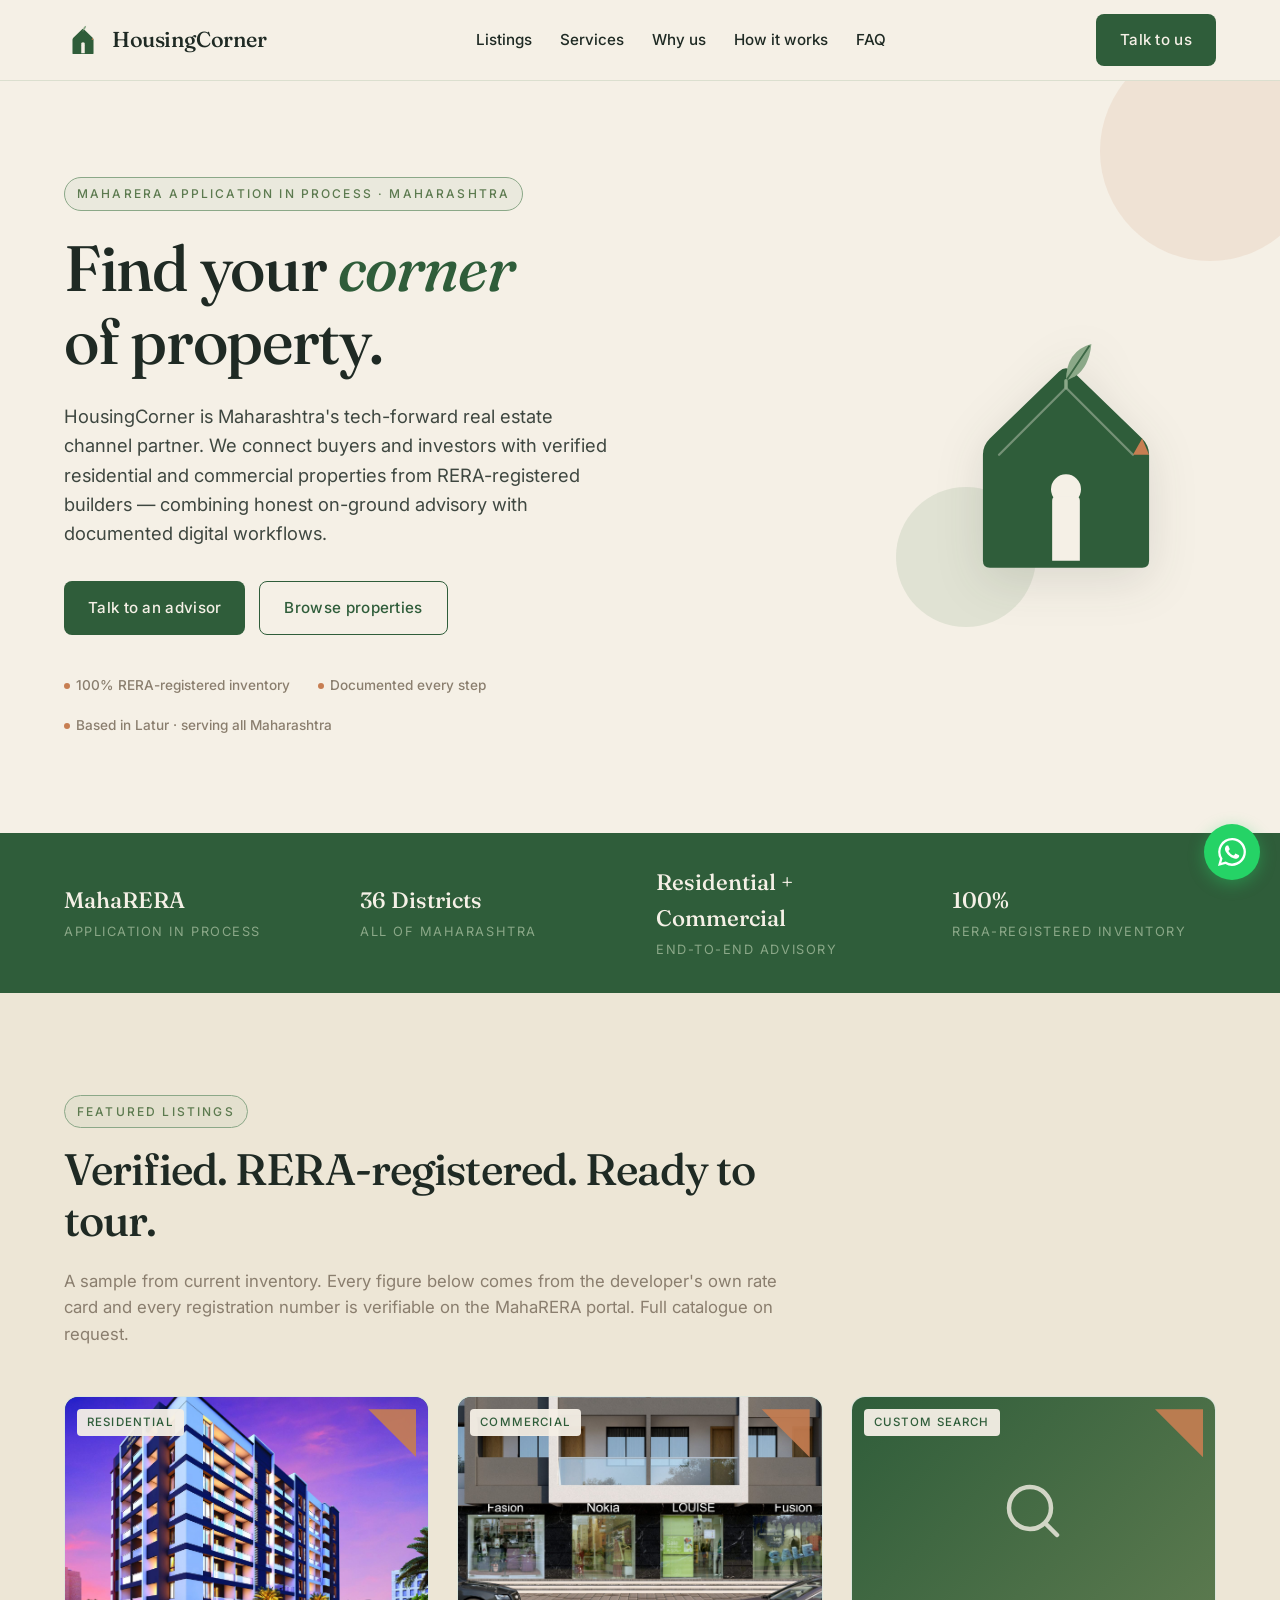
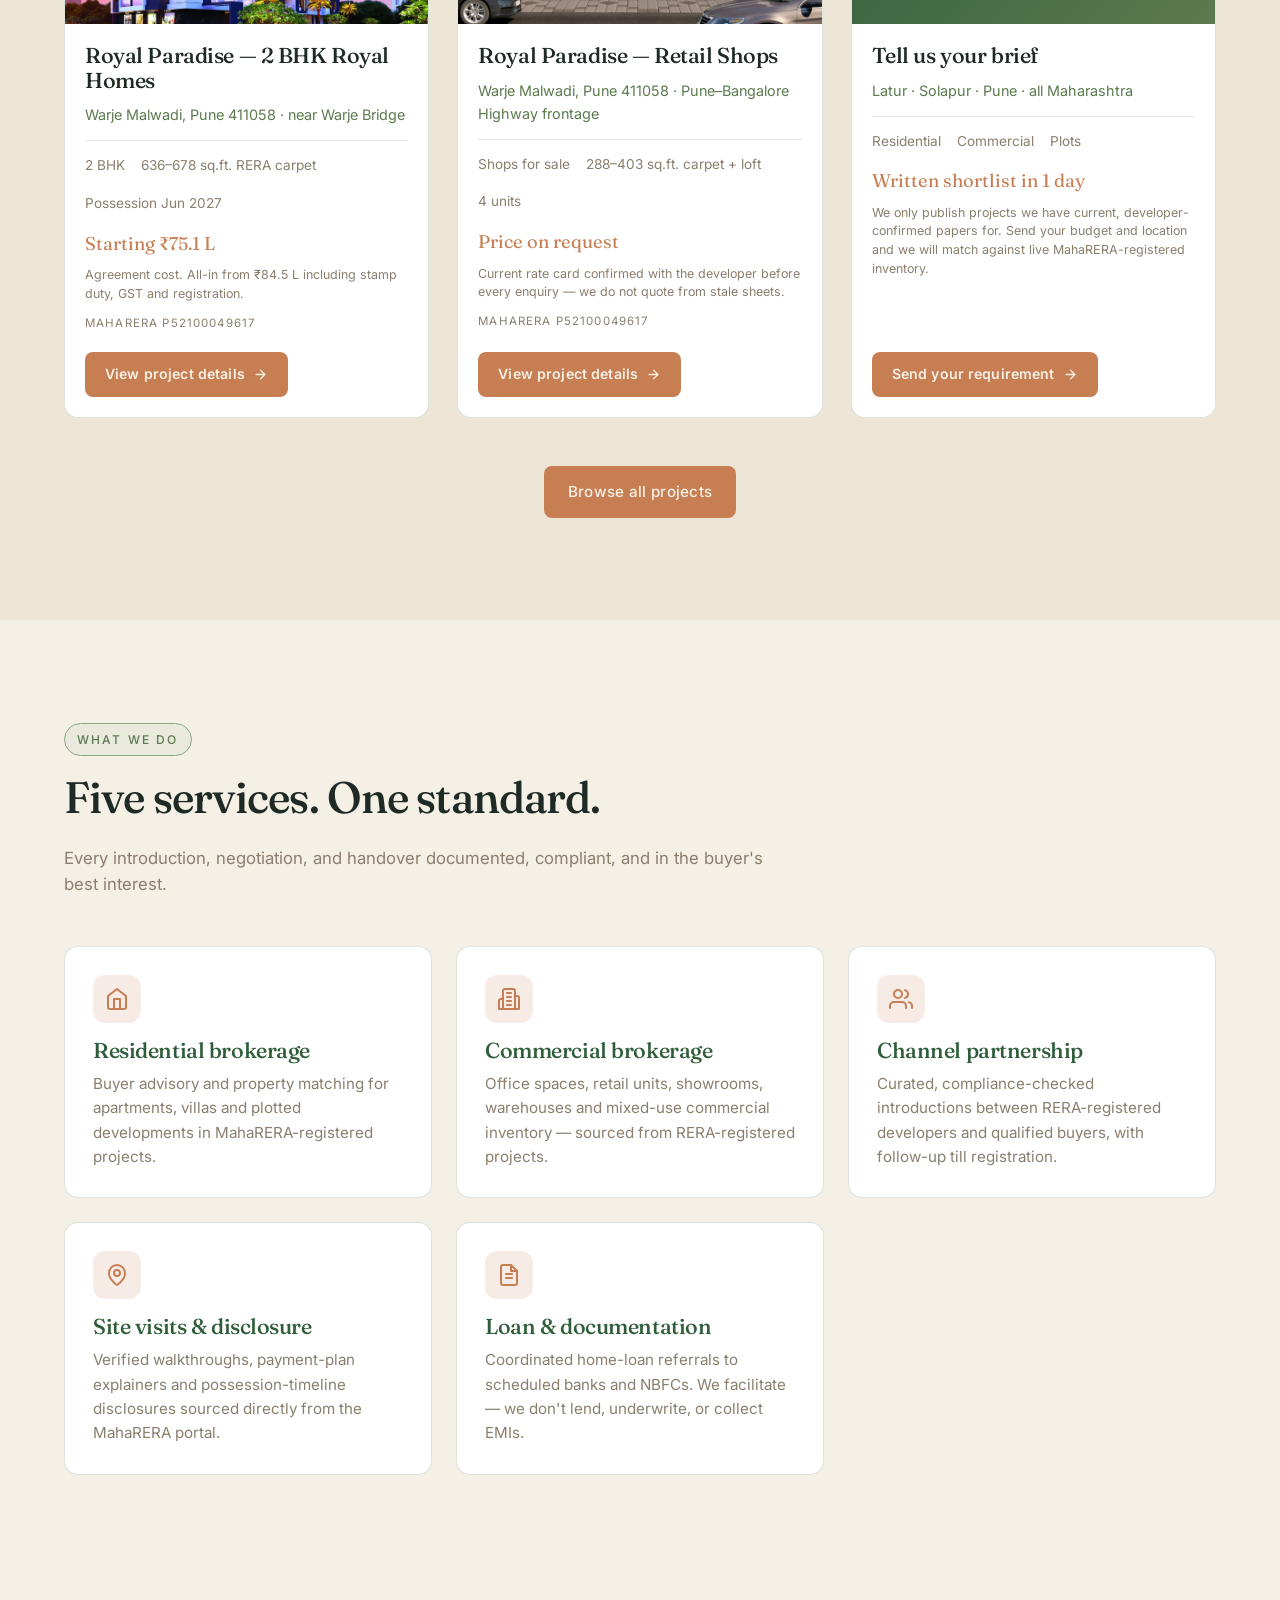
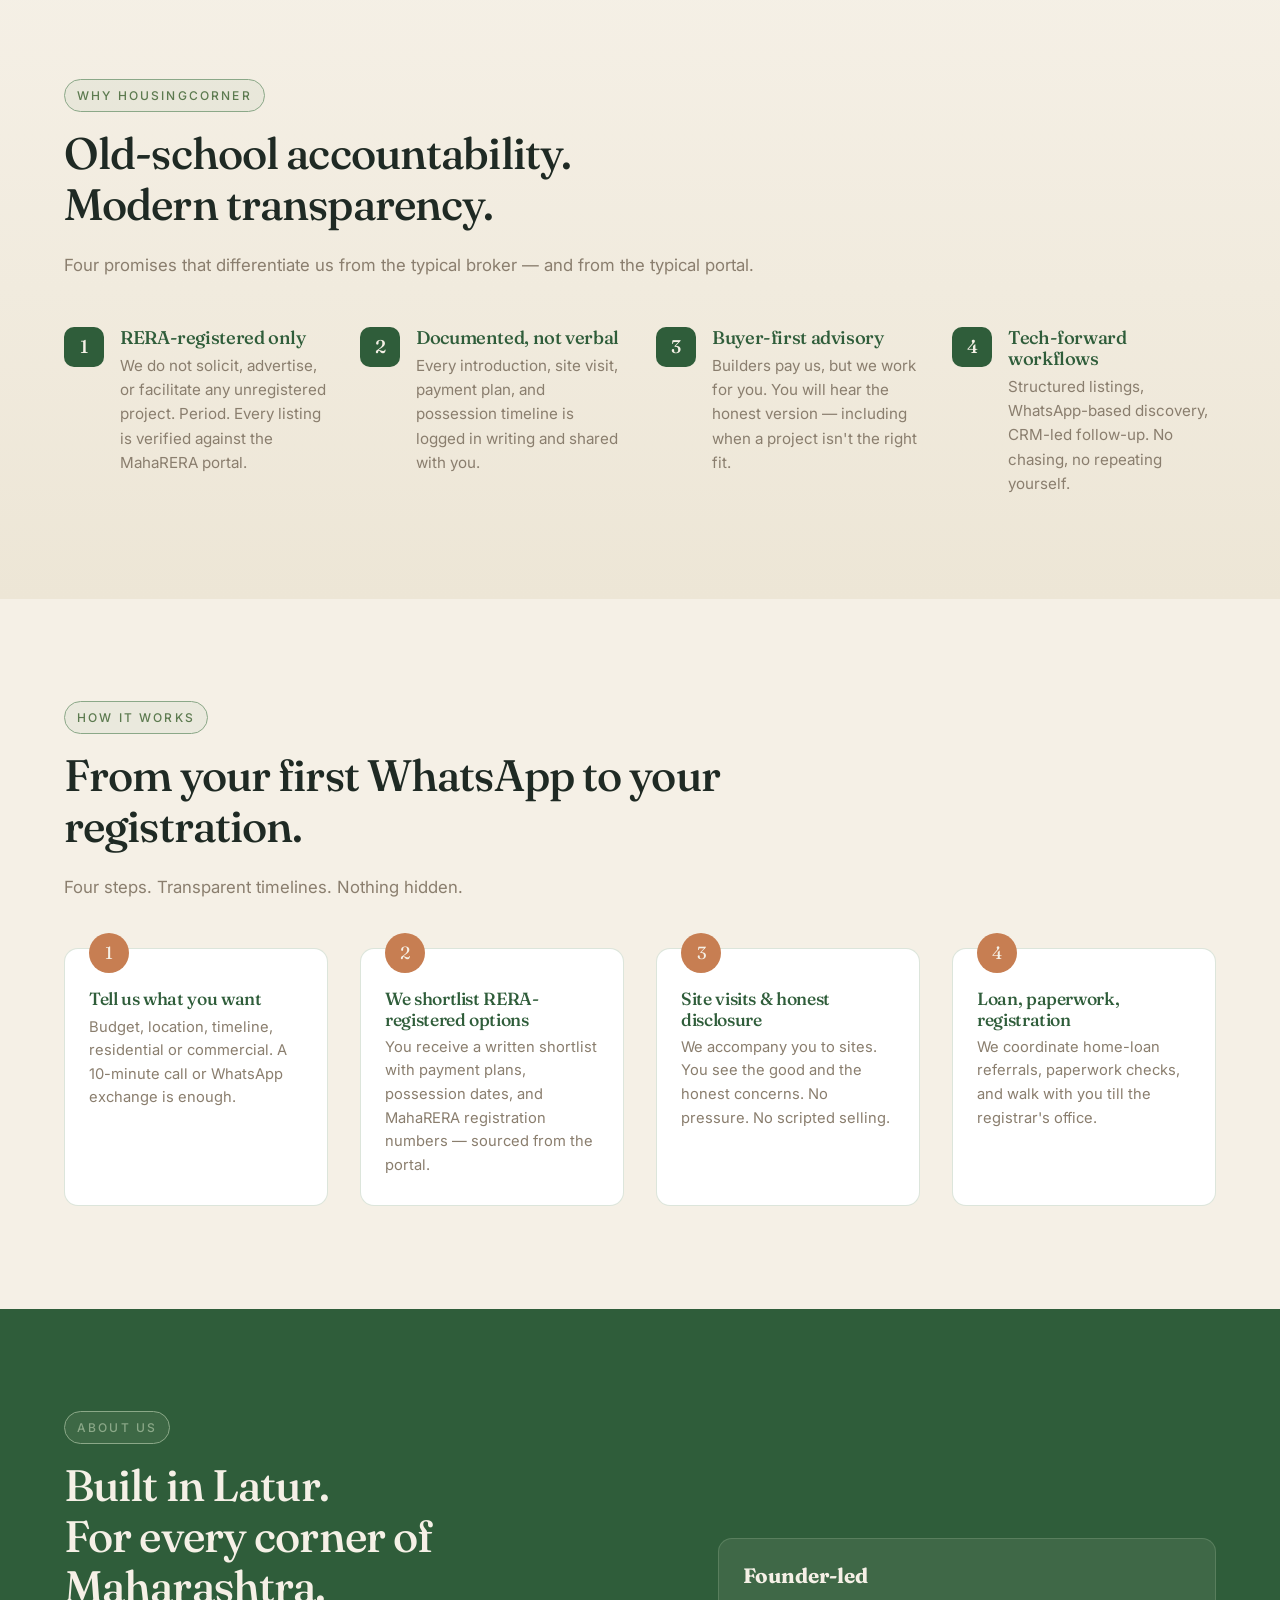
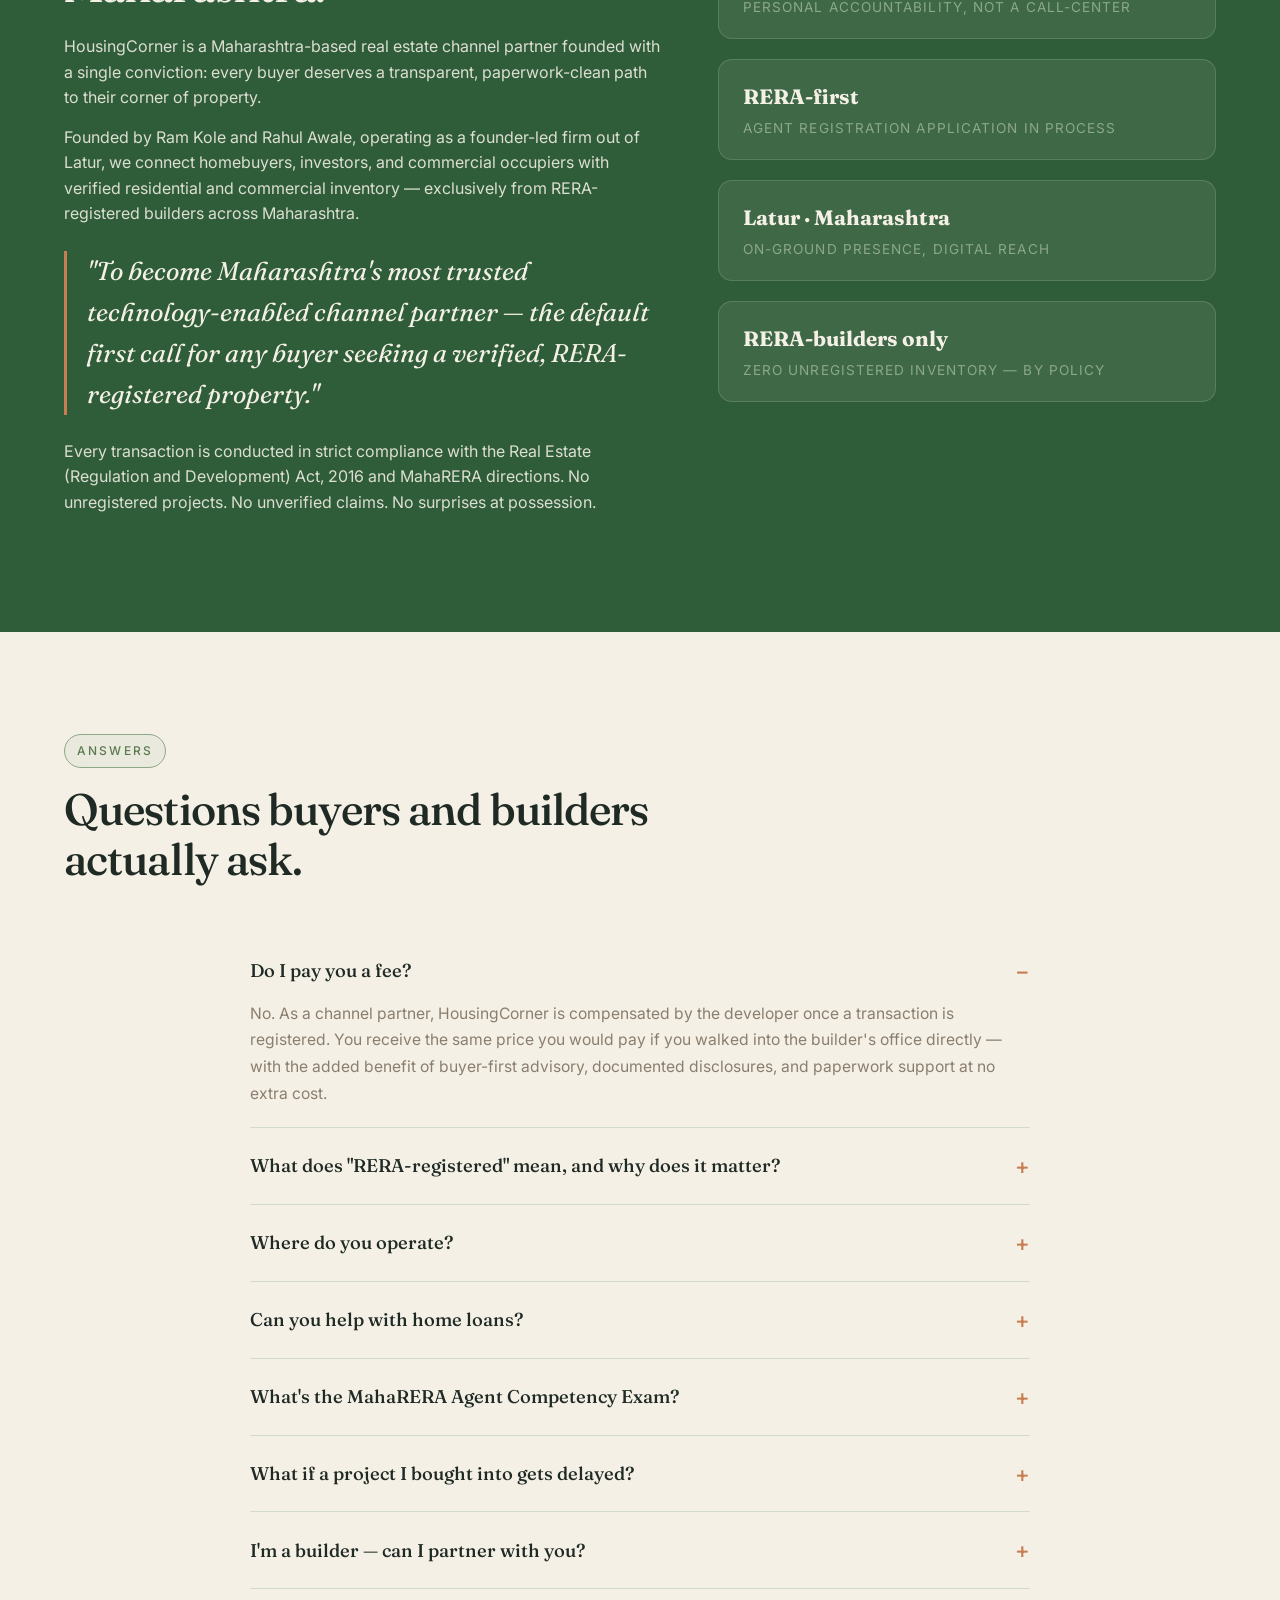
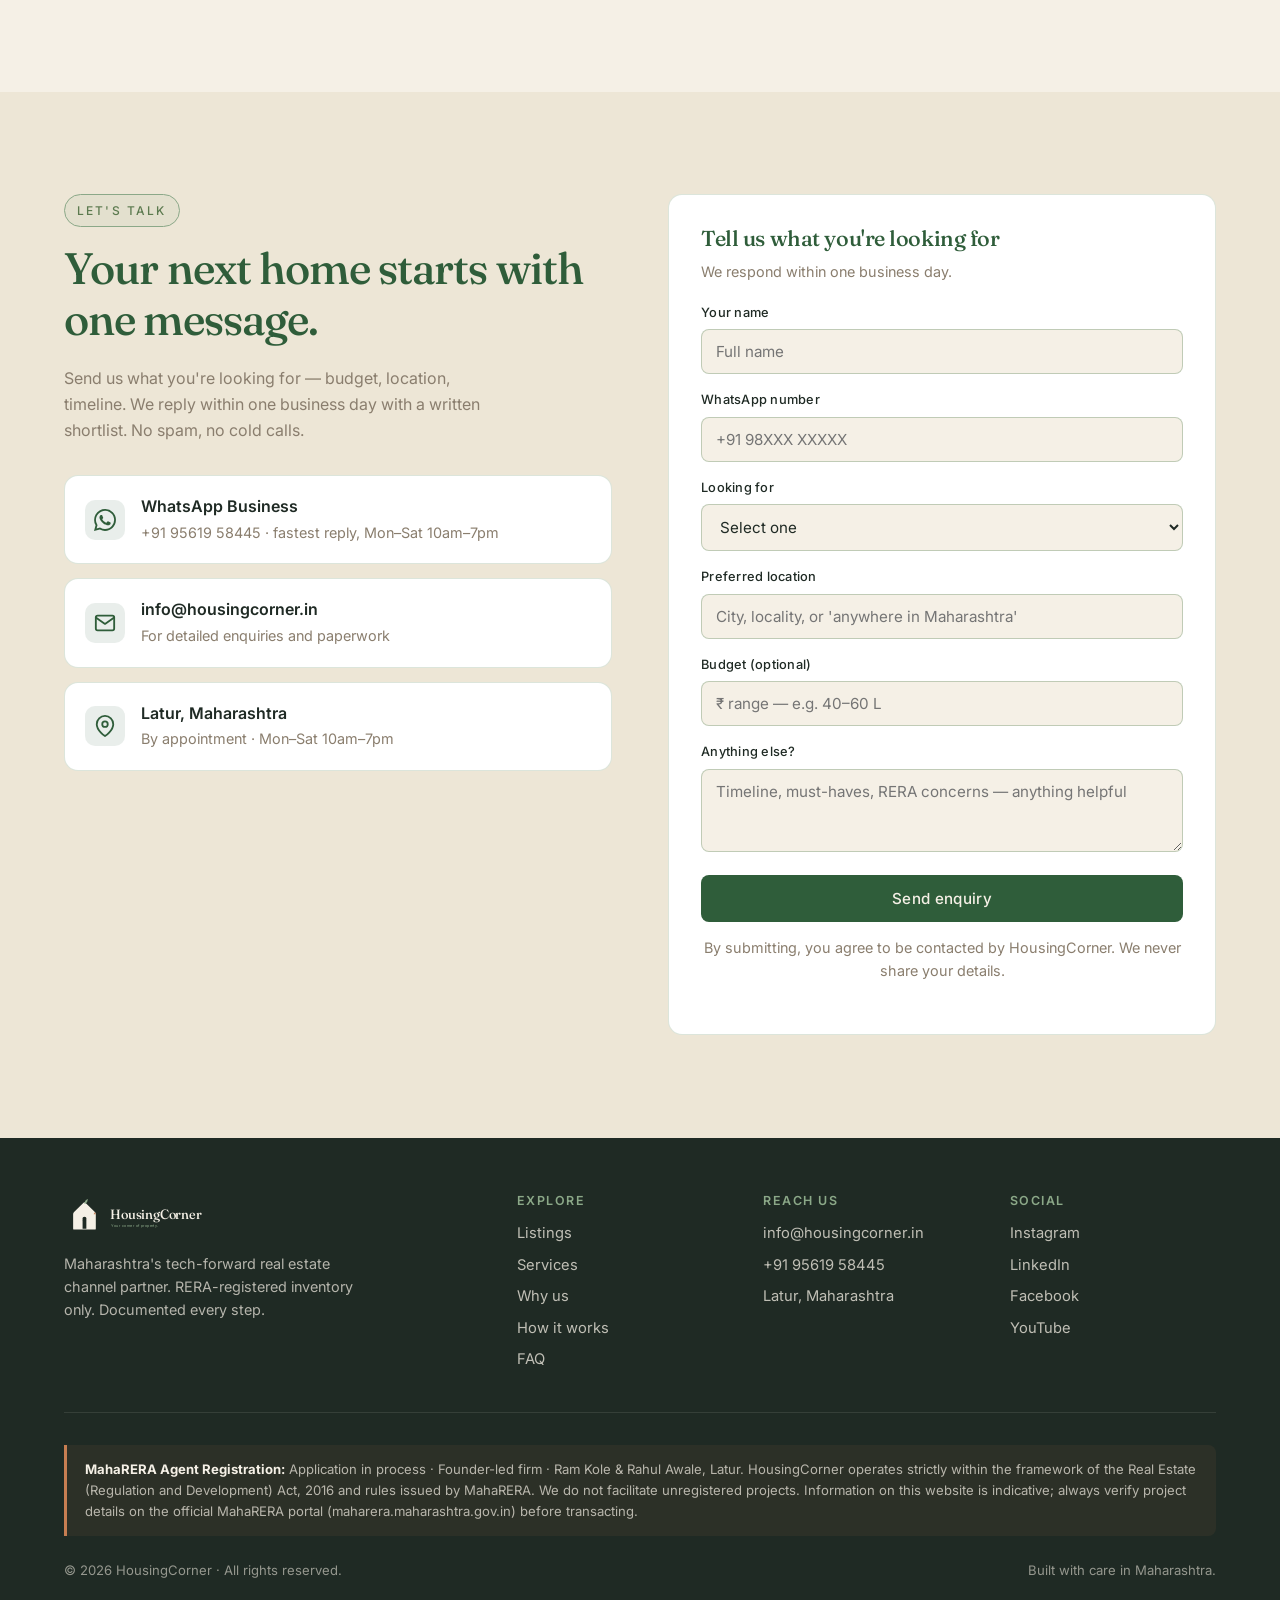
<file: landing-page/index.html>
<!DOCTYPE html>
<html lang="en">
<head>
<meta charset="UTF-8">
<meta name="viewport" content="width=device-width, initial-scale=1.0">
<title>HousingCorner — Your corner of property | Real Estate Channel Partner, Maharashtra</title>
<meta name="description" content="RERA-registered homes and commercial property across Maharashtra — carpet areas, all-in costs and paperwork documented in writing. Based in Latur.">
<meta name="theme-color" content="#2F5D3A">
<link rel="canonical" href="https://www.housingcorner.in/">
<meta name="robots" content="index, follow">

<!-- Open Graph — controls the WhatsApp / Facebook / LinkedIn share preview -->
<meta property="og:site_name" content="HousingCorner">
<meta property="og:title" content="HousingCorner — Your corner of property">
<meta property="og:description" content="Verified residential and commercial properties from RERA-registered builders across Maharashtra.">
<meta property="og:type" content="website">
<meta property="og:locale" content="en_IN">
<meta property="og:url" content="https://www.housingcorner.in/">
<meta property="og:image" content="https://www.housingcorner.in/og-image.png">
<meta property="og:image:secure_url" content="https://www.housingcorner.in/og-image.png">
<meta property="og:image:type" content="image/png">
<meta property="og:image:width" content="1200">
<meta property="og:image:height" content="630">
<meta property="og:image:alt" content="HousingCorner — Your corner of property. Maharashtra's tech-forward real estate channel partner.">

<!-- Twitter / X -->
<meta name="twitter:card" content="summary_large_image">
<meta name="twitter:title" content="HousingCorner — Your corner of property">
<meta name="twitter:description" content="Verified residential and commercial properties from RERA-registered builders across Maharashtra.">
<meta name="twitter:image" content="https://www.housingcorner.in/og-image.png">

<!-- Structured data -->
<script type="application/ld+json">
{
  "@context": "https://schema.org",
  "@type": "RealEstateAgent",
  "name": "HousingCorner",
  "slogan": "Your corner of property",
  "url": "https://www.housingcorner.in/",
  "image": "https://www.housingcorner.in/og-image.png",
  "description": "Maharashtra's tech-forward real estate channel partner. Verified residential and commercial properties from RERA-registered builders.",
  "email": "info@housingcorner.in",
  "telephone": "+91-95619-58445",
  "founder": [
    { "@type": "Person", "name": "Ram Kole" },
    { "@type": "Person", "name": "Rahul Awale" }
  ],
  "address": {
    "@type": "PostalAddress",
    "addressLocality": "Latur",
    "addressRegion": "Maharashtra",
    "addressCountry": "IN"
  },
  "areaServed": { "@type": "State", "name": "Maharashtra" },
  "openingHours": "Mo-Sa 10:00-19:00",
  "sameAs": [
    "https://instagram.com/housingcorner",
    "https://linkedin.com/company/housingcorner",
    "https://facebook.com/HousingCorner",
    "https://youtube.com/@HousingCorner"
  ]
}
</script>

<!-- Favicon (inline SVG data URI) -->
<link rel="icon" type="image/svg+xml" href="data:image/svg+xml;utf8,<svg xmlns='http://www.w3.org/2000/svg' viewBox='0 0 260 260'><rect width='260' height='260' rx='32' fill='%23F5F0E6'/><g transform='translate(4,0)'><path d='M 58 220 L 58 128 Q 58 120 64 114 L 124 56 Q 130 50 136 56 L 196 114 Q 202 120 202 128 L 202 220 Q 202 226 196 226 L 64 226 Q 58 226 58 220 Z' fill='%232F5D3A'/><circle cx='130' cy='156' r='15' fill='%23F5F0E6'/><path d='M 116 167 Q 116 162 121 162 L 139 162 Q 144 162 144 167 L 144 220 L 116 220 Z' fill='%23F5F0E6'/><path d='M 130 64 Q 130 38 152 32 Q 150 52 138 60 Q 134 62 130 64 Z' fill='%238BA888'/><path d='M 130 72 L 130 64' stroke='%238BA888' stroke-width='4' stroke-linecap='round'/><path d='M 196 114 L 202 128 L 188 128 Z' fill='%23C77E52'/></g></svg>">
<link rel="icon" type="image/png" sizes="32x32" href="favicon-32.png">
<link rel="icon" type="image/png" sizes="192x192" href="favicon-192.png">
<!-- iOS ignores SVG favicons entirely; this is what a home-screen shortcut uses. -->
<link rel="apple-touch-icon" sizes="180x180" href="apple-touch-icon.png">

<!-- Google Fonts: Fraunces + Inter -->
<link rel="preconnect" href="https://fonts.googleapis.com">
<link rel="preconnect" href="https://fonts.gstatic.com" crossorigin>
<link href="https://fonts.googleapis.com/css2?family=Fraunces:opsz,wght@9..144,400..600&family=Inter:wght@400;500;600&display=swap" rel="stylesheet">

<style>
/* ===== Brand tokens ===== */
:root {
  --forest: #2F5D3A;
  --forest-soft: #5C7A4F;
  --terracotta: #C77E52;
  --sage: #8BA888;
  --cream: #F5F0E6;
  --cream-deep: #EDE6D6;
  --ink: #1F2A24;
  --stone: #8A7E6E;
  --shadow: 0 4px 24px rgba(31, 42, 36, 0.08);
  --radius: 14px;
  --radius-sm: 8px;
  --container: 1200px;
}

/* ===== Reset ===== */
*, *::before, *::after { box-sizing: border-box; margin: 0; padding: 0; }
html { scroll-behavior: smooth; -webkit-text-size-adjust: 100%; }
body {
  font-family: 'Inter', 'Helvetica Neue', Arial, sans-serif;
  font-size: 16px;
  line-height: 1.6;
  color: var(--ink);
  background: var(--cream);
  -webkit-font-smoothing: antialiased;
  -moz-osx-font-smoothing: grayscale;
}
img, svg { display: block; max-width: 100%; }
a { color: inherit; text-decoration: none; }
button { font-family: inherit; border: 0; cursor: pointer; }

/* ===== Typography ===== */
h1, h2, h3, h4 {
  font-family: 'Fraunces', Georgia, serif;
  font-weight: 500;
  color: var(--ink);
  letter-spacing: -0.02em;
  line-height: 1.15;
}
h1 { font-size: clamp(2.25rem, 5.5vw, 4rem); }
h2 { font-size: clamp(1.75rem, 3.5vw, 2.75rem); margin-bottom: 0.5em; }
h3 { font-size: 1.35rem; margin-bottom: 0.25em; }
p  { color: var(--ink); }
.eyebrow {
  display: inline-block;
  font-size: 0.75rem;
  font-weight: 500;
  letter-spacing: 0.18em;
  text-transform: uppercase;
  color: var(--forest-soft);
  padding: 6px 12px;
  border: 1px solid var(--sage);
  border-radius: 999px;
  background: rgba(139, 168, 136, 0.1);
}

/* ===== Layout ===== */
.container {
  width: 100%;
  max-width: var(--container);
  margin-inline: auto;
  padding-inline: 24px;
}
section { padding: clamp(56px, 8vw, 112px) 0; }
.section-head { max-width: 720px; margin-bottom: 48px; }
.section-head p { color: var(--stone); font-size: 1.05rem; }

/* ===== Buttons ===== */
.btn {
  display: inline-flex;
  align-items: center;
  gap: 8px;
  padding: 14px 24px;
  border-radius: var(--radius-sm);
  font-weight: 500;
  font-size: 0.95rem;
  letter-spacing: 0.02em;
  transition: transform 0.15s ease, box-shadow 0.15s ease, background 0.15s ease;
  white-space: nowrap;
}
.btn--primary {
  background: var(--forest);
  color: var(--cream);
}
.btn--primary:hover { background: #1F4429; transform: translateY(-1px); box-shadow: var(--shadow); }
.btn--accent {
  background: var(--terracotta);
  color: var(--cream);
}
.btn--accent:hover { background: #B26A40; transform: translateY(-1px); box-shadow: var(--shadow); }
.btn--ghost {
  background: transparent;
  color: var(--forest);
  border: 1.5px solid var(--forest);
}
.btn--ghost:hover { background: var(--forest); color: var(--cream); }
.btn--whatsapp {
  background: #25D366;
  color: #fff;
}
.btn--whatsapp:hover { background: #1DAE55; transform: translateY(-1px); box-shadow: var(--shadow); }

/* ===== Navigation ===== */
.nav {
  position: sticky;
  top: 0;
  z-index: 50;
  background: rgba(245, 240, 230, 0.92);
  backdrop-filter: saturate(160%) blur(10px);
  -webkit-backdrop-filter: saturate(160%) blur(10px);
  border-bottom: 1px solid rgba(139, 168, 136, 0.25);
}
.nav__inner {
  display: flex;
  align-items: center;
  justify-content: space-between;
  padding: 14px 24px;
  max-width: var(--container);
  margin-inline: auto;
}
.nav__brand { display: flex; align-items: center; gap: 10px; }
.nav__brand svg { height: 38px; width: auto; }
.nav__brand-text {
  font-family: 'Fraunces', Georgia, serif;
  font-size: 1.35rem;
  font-weight: 500;
  color: var(--ink);
  letter-spacing: -0.02em;
}
.nav__links {
  display: flex;
  gap: 28px;
}
.nav__links a {
  font-size: 0.95rem;
  color: var(--ink);
  font-weight: 500;
  padding: 8px 0;
  border-bottom: 1.5px solid transparent;
  transition: border-color 0.15s ease;
}
.nav__links a:hover { border-bottom-color: var(--terracotta); }
.nav__cta { display: flex; align-items: center; }
.nav__toggle { display: none; background: transparent; color: var(--forest); font-size: 1.5rem; padding: 8px; }

@media (max-width: 900px) {
  .nav__links { display: none; }
  .nav__toggle { display: block; }
  .nav.is-open .nav__links {
    display: flex;
    flex-direction: column;
    gap: 0;
    position: absolute;
    top: 100%;
    left: 0;
    right: 0;
    background: var(--cream);
    padding: 16px 24px;
    border-bottom: 1px solid rgba(139, 168, 136, 0.25);
  }
  .nav.is-open .nav__links a { padding: 14px 0; border-bottom: 1px solid rgba(139, 168, 136, 0.2); }
  .nav__cta .btn { padding: 10px 16px; font-size: 0.85rem; }
}

/* ===== Hero ===== */
.hero {
  position: relative;
  padding-top: clamp(56px, 8vw, 96px);
  padding-bottom: clamp(56px, 8vw, 96px);
  overflow: hidden;
}
.hero::before {
  content: "";
  position: absolute;
  top: -40px; right: -40px;
  width: 220px; height: 220px;
  background: var(--terracotta);
  border-radius: 50%;
  opacity: 0.12;
  pointer-events: none;
}
.hero__grid {
  display: grid;
  grid-template-columns: 1.3fr 1fr;
  gap: 56px;
  align-items: center;
}
.hero__content h1 {
  margin-top: 20px;
  margin-bottom: 24px;
}
.hero__content h1 span.accent { color: var(--forest); font-style: italic; }
.hero__lede {
  font-size: 1.15rem;
  color: var(--ink);
  opacity: 0.85;
  max-width: 560px;
  margin-bottom: 32px;
}
.hero__ctas { display: flex; flex-wrap: wrap; gap: 14px; margin-bottom: 40px; }
.hero__trust {
  display: flex;
  flex-wrap: wrap;
  gap: 18px 28px;
  font-size: 0.85rem;
  color: var(--stone);
  font-weight: 500;
}
.hero__trust span { display: inline-flex; align-items: center; gap: 6px; }
.hero__trust .dot { width: 6px; height: 6px; border-radius: 50%; background: var(--terracotta); }

.hero__visual {
  position: relative;
  aspect-ratio: 1 / 1;
  max-width: 440px;
  margin-left: auto;
}
.hero__visual svg { width: 100%; height: auto; filter: drop-shadow(0 12px 24px rgba(31, 42, 36, 0.12)); }
.hero__visual::after {
  content: "";
  position: absolute;
  bottom: -20px; left: -20px;
  width: 140px; height: 140px;
  background: var(--sage);
  border-radius: 50%;
  opacity: 0.2;
  z-index: -1;
}

@media (max-width: 860px) {
  .hero__grid { grid-template-columns: 1fr; gap: 40px; }
  .hero__visual { order: -1; max-width: 280px; margin: 0 auto; }
}

/* ===== Trust bar ===== */
.trust-bar {
  background: var(--forest);
  color: var(--cream);
  padding: 32px 0;
}
.trust-bar__grid {
  display: grid;
  grid-template-columns: repeat(4, 1fr);
  gap: 32px;
  align-items: center;
}
.trust-stat strong {
  display: block;
  font-family: 'Fraunces', Georgia, serif;
  font-size: 1.4rem;
  font-weight: 500;
  color: var(--cream);
}
.trust-stat span {
  display: block;
  font-size: 0.8rem;
  color: var(--sage);
  letter-spacing: 0.12em;
  text-transform: uppercase;
  margin-top: 4px;
}

@media (max-width: 720px) {
  .trust-bar__grid { grid-template-columns: repeat(2, 1fr); gap: 24px; }
}

/* ===== Services ===== */
.services__grid {
  display: grid;
  grid-template-columns: repeat(auto-fit, minmax(280px, 1fr));
  gap: 24px;
}
.service-card {
  background: #fff;
  border-radius: var(--radius);
  padding: 28px;
  border: 1px solid rgba(139, 168, 136, 0.3);
  transition: transform 0.2s ease, box-shadow 0.2s ease;
}
.service-card:hover { transform: translateY(-4px); box-shadow: var(--shadow); }
.service-card__icon {
  width: 48px; height: 48px;
  border-radius: 12px;
  background: rgba(199, 126, 82, 0.15);
  color: var(--terracotta);
  display: flex; align-items: center; justify-content: center;
  margin-bottom: 16px;
}
.service-card h3 { color: var(--forest); }
.service-card p { color: var(--stone); font-size: 0.95rem; margin-top: 8px; }

/* ===== Why us ===== */
.why {
  background: linear-gradient(180deg, var(--cream) 0%, var(--cream-deep) 100%);
}
.why__grid {
  display: grid;
  grid-template-columns: repeat(auto-fit, minmax(260px, 1fr));
  gap: 32px;
  margin-top: 48px;
}
.why-item { display: flex; gap: 16px; align-items: flex-start; }
.why-item__num {
  flex: 0 0 auto;
  width: 40px; height: 40px;
  border-radius: 10px;
  background: var(--forest);
  color: var(--cream);
  font-family: 'Fraunces', Georgia, serif;
  font-size: 1.15rem;
  font-weight: 500;
  display: flex; align-items: center; justify-content: center;
}
.why-item h3 { color: var(--forest); margin-bottom: 6px; font-size: 1.15rem; }
.why-item p { color: var(--stone); font-size: 0.95rem; }

/* ===== Properties ===== */
/* Listings lead the page, straight after the hero. A deeper surface separates
   them from the hero above and the services block below, and makes the white
   cards read as objects sitting on the page rather than part of the background. */
.properties { background: var(--cream-deep); }
.properties__grid {
  display: grid;
  grid-template-columns: repeat(auto-fit, minmax(300px, 1fr));
  gap: 28px;
  margin-top: 48px;
}
.property-card {
  background: #fff;
  border-radius: var(--radius);
  overflow: hidden;
  border: 1px solid rgba(139, 168, 136, 0.3);
  display: flex;
  flex-direction: column;
  cursor: pointer;
  color: inherit;
  text-decoration: none;
  transition: transform 0.2s ease, box-shadow 0.2s ease, border-color 0.2s ease;
}
.property-card:hover,
.property-card:focus-visible {
  transform: translateY(-4px);
  box-shadow: 0 12px 32px rgba(31, 42, 36, 0.14);
  border-color: var(--terracotta);
}
.property-card:focus-visible { outline: 3px solid var(--forest); outline-offset: 3px; }
.property-card:active { transform: translateY(-1px); }

/* The whole card is a link, so the arrow is an affordance rather than a
   separate target. It slides on hover to signal the card moves you somewhere. */
/* The card foot pins the button to the bottom so every card's CTA lines up,
   whatever length of copy sits above it. */
.property-card__foot { margin-top: auto; padding-top: 20px; }
.property-card__go {
  display: inline-flex;
  align-items: center;
  gap: 8px;
  padding: 11px 20px;
  border-radius: var(--radius-sm);
  background: var(--terracotta);
  color: var(--cream);
  font-size: 0.88rem;
  font-weight: 600;
  letter-spacing: 0.01em;
  transition: background 0.18s ease, box-shadow 0.18s ease;
}
.property-card__go svg { transition: transform 0.2s ease; }
.property-card:hover .property-card__go {
  background: #B26A40;
  box-shadow: 0 4px 14px rgba(199, 126, 82, 0.35);
}
.property-card:hover .property-card__go svg { transform: translateX(4px); }

/* Image tile lifts slightly and the corner flag brightens on hover. */
.property-card__image { transition: filter 0.25s ease; }
.property-card:hover .property-card__image { filter: saturate(1.12) brightness(1.05); }
.property-card:hover .property-card__image::after { opacity: 1; }

@media (prefers-reduced-motion: reduce) {
  .property-card, .property-card__go svg, .property-card__image { transition: none; }
  .property-card:hover { transform: none; }
  .property-card:hover .property-card__go svg { transform: none; }
}

.property-card__image {
  aspect-ratio: 16 / 10;
  background: linear-gradient(135deg, var(--forest) 0%, var(--forest-soft) 100%);
  position: relative;
  display: flex; align-items: center; justify-content: center;
  color: var(--cream);
}
.property-card__image::after {
  content: "";
  z-index: 3;
  position: absolute;
  top: 12px; right: 12px;
  width: 48px; height: 48px;
  background: var(--terracotta);
  clip-path: polygon(100% 0, 100% 100%, 0 0);
  opacity: 0.9;
}
/* Real photography sits over the gradient tile. If the file is missing the
   image removes itself and the gradient + icon underneath show through, so a
   listing is never broken-looking while its imagery is being prepared. */
.property-card__photo {
  position: absolute;
  inset: 0;
  width: 100%;
  height: 100%;
  object-fit: cover;
  z-index: 1;
}
.property-card__tag {
  z-index: 3;
  position: absolute;
  top: 12px; left: 12px;
  padding: 4px 10px;
  background: rgba(245, 240, 230, 0.95);
  color: var(--forest);
  font-size: 0.72rem;
  font-weight: 500;
  letter-spacing: 0.1em;
  text-transform: uppercase;
  border-radius: 4px;
}
.property-card__body { padding: 20px; flex: 1; display: flex; flex-direction: column; }
.property-card h3 { color: var(--ink); }
.property-card__loc { color: var(--forest-soft); font-size: 0.9rem; margin-top: 4px; }
.property-card__meta {
  display: flex; gap: 16px; flex-wrap: wrap;
  margin-top: 14px; padding-top: 14px;
  border-top: 1px solid rgba(139, 168, 136, 0.25);
  font-size: 0.85rem; color: var(--stone);
}
.property-card__price {
  margin-top: 14px;
  font-family: 'Fraunces', Georgia, serif;
  font-size: 1.15rem;
  color: var(--terracotta);
}
.property-card__note {
  display: block;
  margin-top: 8px;
  font-family: 'Inter', system-ui, sans-serif;
  font-size: 0.78rem;
  line-height: 1.5;
  color: var(--stone);
}
.property-card__rera {
  margin-top: 10px;
  font-size: 0.72rem;
  letter-spacing: 0.1em;
  color: var(--stone);
}

/* ===== Process ===== */
.process__timeline {
  display: grid;
  grid-template-columns: repeat(auto-fit, minmax(220px, 1fr));
  gap: 32px;
  margin-top: 48px;
  position: relative;
}
.process-step {
  position: relative;
  padding: 28px 24px;
  background: #fff;
  border-radius: var(--radius);
  border: 1px solid rgba(139, 168, 136, 0.3);
}
.process-step__num {
  position: absolute;
  top: -16px; left: 24px;
  width: 40px; height: 40px;
  border-radius: 50%;
  background: var(--terracotta);
  color: var(--cream);
  font-family: 'Fraunces', Georgia, serif;
  font-size: 1.1rem;
  display: flex; align-items: center; justify-content: center;
}
.process-step h3 { color: var(--forest); margin-top: 12px; font-size: 1.1rem; }
.process-step p { color: var(--stone); font-size: 0.92rem; margin-top: 6px; }

/* ===== About ===== */
.about {
  background: var(--forest);
  color: var(--cream);
}
.about h2 { color: var(--cream); }
.about__grid { display: grid; grid-template-columns: 1.2fr 1fr; gap: 56px; align-items: center; }
.about p { color: rgba(245, 240, 230, 0.88); margin-bottom: 14px; font-size: 1rem; }
.about__quote {
  font-family: 'Fraunces', Georgia, serif;
  font-size: 1.6rem;
  font-style: italic;
  color: var(--cream);
  border-left: 3px solid var(--terracotta);
  padding-left: 20px;
  margin: 24px 0;
}
.about__stats { display: flex; flex-direction: column; gap: 20px; }
.about__stat {
  background: rgba(245, 240, 230, 0.08);
  border: 1px solid rgba(139, 168, 136, 0.35);
  border-radius: var(--radius);
  padding: 20px 24px;
}
.about__stat strong {
  display: block;
  font-family: 'Fraunces', Georgia, serif;
  font-size: 1.3rem;
  color: var(--cream);
}
.about__stat span { color: var(--sage); font-size: 0.85rem; letter-spacing: 0.08em; text-transform: uppercase; display: block; margin-top: 4px; }

@media (max-width: 760px) { .about__grid { grid-template-columns: 1fr; gap: 32px; } }

/* ===== FAQ ===== */
.faq__list { max-width: 780px; margin: 48px auto 0; }
.faq details {
  border-bottom: 1px solid rgba(139, 168, 136, 0.3);
  padding: 20px 0;
}
.faq summary {
  cursor: pointer;
  font-family: 'Fraunces', Georgia, serif;
  font-size: 1.15rem;
  font-weight: 500;
  color: var(--ink);
  list-style: none;
  display: flex;
  justify-content: space-between;
  align-items: center;
  gap: 16px;
}
.faq summary::-webkit-details-marker { display: none; }
.faq summary::after {
  content: "+";
  font-family: 'Inter', sans-serif;
  color: var(--terracotta);
  font-size: 1.4rem;
  transition: transform 0.2s ease;
}
.faq details[open] summary::after { content: "−"; }
.faq details p { color: var(--stone); margin-top: 12px; font-size: 0.98rem; line-height: 1.7; }

/* ===== Contact / CTA ===== */
.contact {
  background: var(--cream-deep);
}
.contact__grid { display: grid; grid-template-columns: 1fr 1fr; gap: 56px; }
.contact__left h2 { color: var(--forest); }
.contact__channels { display: flex; flex-direction: column; gap: 14px; margin-top: 32px; }
.contact__channel {
  display: flex; align-items: center; gap: 16px;
  padding: 18px 20px;
  background: #fff;
  border-radius: var(--radius);
  border: 1px solid rgba(139, 168, 136, 0.3);
  transition: transform 0.15s ease;
}
.contact__channel:hover { transform: translateX(4px); }
.contact__channel-icon {
  width: 40px; height: 40px;
  border-radius: 10px;
  background: rgba(47, 93, 58, 0.1);
  color: var(--forest);
  display: flex; align-items: center; justify-content: center;
  flex: 0 0 auto;
}
.contact__channel strong { display: block; color: var(--ink); font-weight: 600; }
.contact__channel span { color: var(--stone); font-size: 0.9rem; }

.form {
  background: #fff;
  border-radius: var(--radius);
  padding: 32px;
  border: 1px solid rgba(139, 168, 136, 0.3);
}
.form h3 { color: var(--forest); margin-bottom: 8px; }
.form p { color: var(--stone); font-size: 0.9rem; margin-bottom: 20px; }
.form label { display: block; font-size: 0.8rem; font-weight: 500; color: var(--ink); margin-bottom: 6px; letter-spacing: 0.02em; }
.form input, .form select, .form textarea {
  width: 100%;
  padding: 12px 14px;
  font-family: inherit;
  font-size: 0.95rem;
  border-radius: var(--radius-sm);
  border: 1px solid rgba(139, 168, 136, 0.5);
  background: var(--cream);
  color: var(--ink);
  margin-bottom: 16px;
  transition: border-color 0.15s ease;
}
.form input:focus, .form select:focus, .form textarea:focus {
  outline: none;
  border-color: var(--forest);
}
.form button { width: 100%; justify-content: center; }
.form__note { font-size: 0.78rem; color: var(--stone); margin-top: 14px; text-align: center; }

@media (max-width: 860px) { .contact__grid { grid-template-columns: 1fr; gap: 40px; } }

/* ===== Footer ===== */
footer {
  background: var(--ink);
  color: rgba(245, 240, 230, 0.75);
  padding: 56px 0 24px;
}
footer a { color: rgba(245, 240, 230, 0.75); transition: color 0.15s; }
footer a:hover { color: var(--terracotta); }
.footer__grid {
  display: grid;
  grid-template-columns: 2fr 1fr 1fr 1fr;
  gap: 40px;
  padding-bottom: 40px;
  border-bottom: 1px solid rgba(245, 240, 230, 0.1);
}
.footer__brand svg { height: 42px; width: auto; margin-bottom: 16px; }
.footer__brand p { color: rgba(245, 240, 230, 0.7); font-size: 0.9rem; max-width: 320px; }
.footer__col h4 {
  font-family: 'Inter', sans-serif;
  font-size: 0.78rem;
  font-weight: 600;
  letter-spacing: 0.12em;
  text-transform: uppercase;
  color: var(--sage);
  margin-bottom: 14px;
}
.footer__col ul { list-style: none; display: flex; flex-direction: column; gap: 8px; }
.footer__col li { font-size: 0.92rem; }
.footer__bottom {
  display: flex;
  flex-wrap: wrap;
  justify-content: space-between;
  align-items: center;
  padding-top: 24px;
  gap: 16px;
  font-size: 0.82rem;
  color: rgba(245, 240, 230, 0.55);
}
.footer__compliance {
  background: rgba(199, 126, 82, 0.08);
  border-left: 3px solid var(--terracotta);
  padding: 14px 18px;
  margin-top: 32px;
  border-radius: 0 var(--radius-sm) var(--radius-sm) 0;
  font-size: 0.82rem;
  color: rgba(245, 240, 230, 0.7);
  line-height: 1.6;
}

@media (max-width: 720px) {
  .footer__grid { grid-template-columns: 1fr 1fr; gap: 28px; }
  .footer__brand { grid-column: 1 / -1; }
}

/* ===== Floating WhatsApp ===== */
.whatsapp-float {
  position: fixed;
  bottom: 20px; right: 20px;
  width: 56px; height: 56px;
  border-radius: 50%;
  background: #25D366;
  color: #fff;
  display: flex; align-items: center; justify-content: center;
  box-shadow: 0 4px 16px rgba(37, 211, 102, 0.4);
  z-index: 40;
  transition: transform 0.2s ease;
}
.whatsapp-float:hover { transform: scale(1.08); }

/* ===== Misc ===== */
.visually-hidden { position: absolute; width: 1px; height: 1px; padding: 0; margin: -1px; overflow: hidden; clip: rect(0,0,0,0); border: 0; }
</style>
</head>
<body>

<!-- =========================================================== -->
<!-- NAV -->
<!-- =========================================================== -->
<header class="nav" id="nav">
  <div class="nav__inner">
    <a href="#top" class="nav__brand" aria-label="HousingCorner home">
      <!-- Inline icon -->
      <svg viewBox="0 0 260 260" aria-hidden="true">
        <path d="M 58 220 L 58 128 Q 58 120 64 114 L 124 56 Q 130 50 136 56 L 196 114 Q 202 120 202 128 L 202 220 Q 202 226 196 226 L 64 226 Q 58 226 58 220 Z" fill="#2F5D3A"/>
        <circle cx="130" cy="158" r="13" fill="#F5F0E6"/>
        <path d="M 118 168 Q 118 164 122 164 L 138 164 Q 142 164 142 168 L 142 220 L 118 220 Z" fill="#F5F0E6"/>
        <path d="M 130 64 Q 130 38 152 32 Q 150 52 138 60 Q 134 62 130 64 Z" fill="#8BA888"/>
        <path d="M 130 70 L 130 64" stroke="#8BA888" stroke-width="3" stroke-linecap="round"/>
        <path d="M 196 114 L 202 128 L 188 128 Z" fill="#C77E52"/>
      </svg>
      <span class="nav__brand-text">HousingCorner</span>
    </a>
    <nav class="nav__links" aria-label="Primary">
      <a href="#properties">Listings</a>
      <a href="#services">Services</a>
      <a href="#why">Why us</a>
      <a href="#process">How it works</a>
      <a href="#faq">FAQ</a>
    </nav>
    <div class="nav__cta">
      <a href="#contact" class="btn btn--primary">Talk to us</a>
      <button class="nav__toggle" aria-label="Toggle menu" onclick="document.getElementById('nav').classList.toggle('is-open')">☰</button>
    </div>
  </div>
</header>

<!-- =========================================================== -->
<!-- HERO -->
<!-- =========================================================== -->
<section id="top" class="hero">
  <div class="container hero__grid">
    <div class="hero__content">
      <span class="eyebrow">MahaRERA application in process · Maharashtra</span>
      <h1>Find your <span class="accent">corner</span><br>of property.</h1>
      <p class="hero__lede">HousingCorner is Maharashtra's tech-forward real estate channel partner. We connect buyers and investors with verified residential and commercial properties from RERA-registered builders — combining honest on-ground advisory with documented digital workflows.</p>
      <div class="hero__ctas">
        <a href="#contact" class="btn btn--primary">Talk to an advisor</a>
        <a href="#properties" class="btn btn--ghost">Browse properties</a>
      </div>
      <div class="hero__trust">
        <span><span class="dot"></span>100% RERA-registered inventory</span>
        <span><span class="dot"></span>Documented every step</span>
        <span><span class="dot"></span>Based in Latur · serving all Maharashtra</span>
      </div>
    </div>

    <div class="hero__visual">
      <!-- Large brand icon -->
      <svg viewBox="0 0 260 260" aria-hidden="true">
        <path d="M 58 220 L 58 128 Q 58 120 64 114 L 124 56 Q 130 50 136 56 L 196 114 Q 202 120 202 128 L 202 220 Q 202 226 196 226 L 64 226 Q 58 226 58 220 Z" fill="#2F5D3A"/>
        <circle cx="130" cy="158" r="13" fill="#F5F0E6"/>
        <path d="M 118 168 Q 118 164 122 164 L 138 164 Q 142 164 142 168 L 142 220 L 118 220 Z" fill="#F5F0E6"/>
        <path d="M 72 128 L 130 70 L 188 128" fill="none" stroke="#F5F0E6" stroke-width="2" stroke-opacity="0.35" stroke-linecap="round" stroke-linejoin="round"/>
        <path d="M 130 64 Q 130 38 152 32 Q 150 52 138 60 Q 134 62 130 64 Z" fill="#8BA888"/>
        <path d="M 130 64 Q 138 52 150 34" fill="none" stroke="#2F5D3A" stroke-width="1.6" stroke-linecap="round" stroke-opacity="0.85"/>
        <path d="M 130 70 L 130 64" stroke="#8BA888" stroke-width="3" stroke-linecap="round"/>
        <path d="M 196 114 L 202 128 L 188 128 Z" fill="#C77E52"/>
      </svg>
    </div>
  </div>
</section>

<!-- =========================================================== -->
<!-- TRUST BAR -->
<!-- =========================================================== -->
<section class="trust-bar" aria-label="Credibility at a glance">
  <div class="container trust-bar__grid">
    <div class="trust-stat"><strong>MahaRERA</strong><span>Application in process</span></div>
    <div class="trust-stat"><strong>36 Districts</strong><span>All of Maharashtra</span></div>
    <div class="trust-stat"><strong>Residential + Commercial</strong><span>End-to-end advisory</span></div>
    <div class="trust-stat"><strong>100%</strong><span>RERA-registered inventory</span></div>
  </div>
</section>

<!-- =========================================================== -->
<!-- PROPERTIES -->
<!-- =========================================================== -->
<section id="properties" class="properties">
  <div class="container">
    <div class="section-head">
      <span class="eyebrow">Featured listings</span>
      <h2 style="margin-top: 16px;">Verified. RERA-registered. Ready to tour.</h2>
      <p>A sample from current inventory. Every figure below comes from the developer's own rate card and every registration number is verifiable on the MahaRERA portal. Full catalogue on request.</p>
    </div>

    <div class="properties__grid">
      <!-- Each card is a single anchor element, so the whole tile is the click
           target. Add a listing by copying a block and pointing its href at the
           project folder. Keep the card free of nested links — a link inside a
           link is invalid HTML and breaks keyboard navigation. -->
      <a class="property-card" href="projects/royal-paradise/index.html" aria-label="Royal Paradise, Warje Malwadi, Pune — 2 BHK Royal Homes. View project details.">
        <div class="property-card__image">
          <img class="property-card__photo" src="projects/royal-paradise/elevation.jpg" alt="Royal Paradise, Warje Malwadi, Pune — architectural render of the building at dusk" width="1600" height="1200" loading="lazy">
          <span class="property-card__tag">Residential</span>
          <!-- fallback illustration, visible only if the photo is missing -->
          <svg width="72" height="72" viewBox="0 0 24 24" fill="none" stroke="currentColor" stroke-width="1.5" stroke-linecap="round" stroke-linejoin="round" opacity="0.8"><path d="M3 9l9-7 9 7v11a2 2 0 0 1-2 2H5a2 2 0 0 1-2-2z"/><polyline points="9 22 9 12 15 12 15 22"/></svg>
        </div>
        <div class="property-card__body">
          <h3>Royal Paradise — 2 BHK Royal Homes</h3>
          <div class="property-card__loc">Warje Malwadi, Pune 411058 · near Warje Bridge</div>
          <div class="property-card__meta">
            <span>2 BHK</span>
            <span>636–678 sq.ft. RERA carpet</span>
            <span>Possession Jun 2027</span>
          </div>
          <div class="property-card__price">Starting ₹75.1 L
            <span class="property-card__note">Agreement cost. All-in from ₹84.5 L including stamp duty, GST and registration.</span>
          </div>
          <div class="property-card__rera">MAHARERA P52100049617</div>
          <div class="property-card__foot"><span class="property-card__go">View project details <svg width="15" height="15" viewBox="0 0 24 24" fill="none" stroke="currentColor" stroke-width="2.2" stroke-linecap="round" stroke-linejoin="round" aria-hidden="true"><path d="M5 12h13"/><path d="m12 5 7 7-7 7"/></svg></span></div>
        </div>
      </a>

      <a class="property-card" href="projects/royal-paradise/index.html#retail" aria-label="Royal Paradise, Warje Malwadi, Pune — four commercial shops for sale. View project details.">
        <div class="property-card__image">
          <img class="property-card__photo" src="projects/royal-paradise/shops.jpg" alt="Royal Paradise, Warje — render of the four ground-floor retail shopfronts" width="1600" height="1000" loading="lazy">
          <span class="property-card__tag">Commercial</span>
          <svg width="72" height="72" viewBox="0 0 24 24" fill="none" stroke="currentColor" stroke-width="1.5" stroke-linecap="round" stroke-linejoin="round" opacity="0.8"><path d="M6 22V4a2 2 0 0 1 2-2h8a2 2 0 0 1 2 2v18Z"/><path d="M6 12H4a2 2 0 0 0-2 2v8h4"/><path d="M18 9h2a2 2 0 0 1 2 2v11h-4"/></svg>
        </div>
        <div class="property-card__body">
          <h3>Royal Paradise — Retail Shops</h3>
          <div class="property-card__loc">Warje Malwadi, Pune 411058 · Pune–Bangalore Highway frontage</div>
          <div class="property-card__meta">
            <span>Shops for sale</span>
            <span>288–403 sq.ft. carpet + loft</span>
            <span>4 units</span>
          </div>
          <div class="property-card__price">Price on request
            <span class="property-card__note">Current rate card confirmed with the developer before every enquiry — we do not quote from stale sheets.</span>
          </div>
          <div class="property-card__rera">MAHARERA P52100049617</div>
          <div class="property-card__foot"><span class="property-card__go">View project details <svg width="15" height="15" viewBox="0 0 24 24" fill="none" stroke="currentColor" stroke-width="2.2" stroke-linecap="round" stroke-linejoin="round" aria-hidden="true"><path d="M5 12h13"/><path d="m12 5 7 7-7 7"/></svg></span></div>
        </div>
      </a>

      <a class="property-card" href="#contact" aria-label="Send us your requirement and we will match it against live inventory.">
        <div class="property-card__image">
          <span class="property-card__tag">Custom search</span>
          <svg width="72" height="72" viewBox="0 0 24 24" fill="none" stroke="currentColor" stroke-width="1.5" stroke-linecap="round" stroke-linejoin="round" opacity="0.8"><circle cx="11" cy="11" r="7"/><path d="m20 20-3.5-3.5"/></svg>
        </div>
        <div class="property-card__body">
          <h3>Tell us your brief</h3>
          <div class="property-card__loc">Latur · Solapur · Pune · all Maharashtra</div>
          <div class="property-card__meta">
            <span>Residential</span>
            <span>Commercial</span>
            <span>Plots</span>
          </div>
          <div class="property-card__price">Written shortlist in 1 day
            <span class="property-card__note">We only publish projects we have current, developer-confirmed papers for. Send your budget and location and we will match against live MahaRERA-registered inventory.</span>
          </div>
          <div class="property-card__foot"><span class="property-card__go">Send your requirement <svg width="15" height="15" viewBox="0 0 24 24" fill="none" stroke="currentColor" stroke-width="2.2" stroke-linecap="round" stroke-linejoin="round" aria-hidden="true"><path d="M5 12h13"/><path d="m12 5 7 7-7 7"/></svg></span></div>
        </div>
      </a>
    </div>

    <div style="text-align: center; margin-top: 48px;">
      <a href="projects/index.html" class="btn btn--accent">Browse all projects</a>
    </div>
  </div>
</section>

<!-- =========================================================== -->
<!-- SERVICES -->
<!-- =========================================================== -->
<section id="services" class="services">
  <div class="container">
    <div class="section-head">
      <span class="eyebrow">What we do</span>
      <h2 style="margin-top: 16px;">Five services. One standard.</h2>
      <p>Every introduction, negotiation, and handover documented, compliant, and in the buyer's best interest.</p>
    </div>

    <div class="services__grid">
      <article class="service-card">
        <div class="service-card__icon">
          <svg width="24" height="24" viewBox="0 0 24 24" fill="none" stroke="currentColor" stroke-width="2" stroke-linecap="round" stroke-linejoin="round"><path d="M3 9l9-7 9 7v11a2 2 0 0 1-2 2H5a2 2 0 0 1-2-2z"/><polyline points="9 22 9 12 15 12 15 22"/></svg>
        </div>
        <h3>Residential brokerage</h3>
        <p>Buyer advisory and property matching for apartments, villas and plotted developments in MahaRERA-registered projects.</p>
      </article>

      <article class="service-card">
        <div class="service-card__icon">
          <svg width="24" height="24" viewBox="0 0 24 24" fill="none" stroke="currentColor" stroke-width="2" stroke-linecap="round" stroke-linejoin="round"><path d="M6 22V4a2 2 0 0 1 2-2h8a2 2 0 0 1 2 2v18Z"/><path d="M6 12H4a2 2 0 0 0-2 2v8h4"/><path d="M18 9h2a2 2 0 0 1 2 2v11h-4"/><path d="M10 6h4"/><path d="M10 10h4"/><path d="M10 14h4"/><path d="M10 18h4"/></svg>
        </div>
        <h3>Commercial brokerage</h3>
        <p>Office spaces, retail units, showrooms, warehouses and mixed-use commercial inventory — sourced from RERA-registered projects.</p>
      </article>

      <article class="service-card">
        <div class="service-card__icon">
          <svg width="24" height="24" viewBox="0 0 24 24" fill="none" stroke="currentColor" stroke-width="2" stroke-linecap="round" stroke-linejoin="round"><path d="M17 21v-2a4 4 0 0 0-4-4H5a4 4 0 0 0-4 4v2"/><circle cx="9" cy="7" r="4"/><path d="M23 21v-2a4 4 0 0 0-3-3.87"/><path d="M16 3.13a4 4 0 0 1 0 7.75"/></svg>
        </div>
        <h3>Channel partnership</h3>
        <p>Curated, compliance-checked introductions between RERA-registered developers and qualified buyers, with follow-up till registration.</p>
      </article>

      <article class="service-card">
        <div class="service-card__icon">
          <svg width="24" height="24" viewBox="0 0 24 24" fill="none" stroke="currentColor" stroke-width="2" stroke-linecap="round" stroke-linejoin="round"><circle cx="12" cy="10" r="3"/><path d="M12 2a8 8 0 0 0-8 8c0 1.9.4 3.7 1.4 5.3.9 1.5 2.1 2.8 3.3 4C10 20.8 12 22 12 22s2-1.2 3.3-2.7c1.2-1.2 2.4-2.5 3.3-4C19.6 13.7 20 11.9 20 10a8 8 0 0 0-8-8z"/></svg>
        </div>
        <h3>Site visits &amp; disclosure</h3>
        <p>Verified walkthroughs, payment-plan explainers and possession-timeline disclosures sourced directly from the MahaRERA portal.</p>
      </article>

      <article class="service-card">
        <div class="service-card__icon">
          <svg width="24" height="24" viewBox="0 0 24 24" fill="none" stroke="currentColor" stroke-width="2" stroke-linecap="round" stroke-linejoin="round"><path d="M14 2H6a2 2 0 0 0-2 2v16a2 2 0 0 0 2 2h12a2 2 0 0 0 2-2V8z"/><polyline points="14 2 14 8 20 8"/><line x1="9" y1="15" x2="15" y2="15"/><line x1="9" y1="11" x2="15" y2="11"/></svg>
        </div>
        <h3>Loan &amp; documentation</h3>
        <p>Coordinated home-loan referrals to scheduled banks and NBFCs. We facilitate — we don't lend, underwrite, or collect EMIs.</p>
      </article>
    </div>
  </div>
</section>

<!-- =========================================================== -->
<!-- WHY US -->
<!-- =========================================================== -->
<section id="why" class="why">
  <div class="container">
    <div class="section-head">
      <span class="eyebrow">Why HousingCorner</span>
      <h2 style="margin-top: 16px;">Old-school accountability.<br>Modern transparency.</h2>
      <p>Four promises that differentiate us from the typical broker — and from the typical portal.</p>
    </div>

    <div class="why__grid">
      <div class="why-item">
        <div class="why-item__num">1</div>
        <div>
          <h3>RERA-registered only</h3>
          <p>We do not solicit, advertise, or facilitate any unregistered project. Period. Every listing is verified against the MahaRERA portal.</p>
        </div>
      </div>
      <div class="why-item">
        <div class="why-item__num">2</div>
        <div>
          <h3>Documented, not verbal</h3>
          <p>Every introduction, site visit, payment plan, and possession timeline is logged in writing and shared with you.</p>
        </div>
      </div>
      <div class="why-item">
        <div class="why-item__num">3</div>
        <div>
          <h3>Buyer-first advisory</h3>
          <p>Builders pay us, but we work for you. You will hear the honest version — including when a project isn't the right fit.</p>
        </div>
      </div>
      <div class="why-item">
        <div class="why-item__num">4</div>
        <div>
          <h3>Tech-forward workflows</h3>
          <p>Structured listings, WhatsApp-based discovery, CRM-led follow-up. No chasing, no repeating yourself.</p>
        </div>
      </div>
    </div>
  </div>
</section>


<!-- =========================================================== -->
<!-- PROCESS -->
<!-- =========================================================== -->
<section id="process" class="process">
  <div class="container">
    <div class="section-head">
      <span class="eyebrow">How it works</span>
      <h2 style="margin-top: 16px;">From your first WhatsApp to your registration.</h2>
      <p>Four steps. Transparent timelines. Nothing hidden.</p>
    </div>

    <div class="process__timeline">
      <div class="process-step">
        <div class="process-step__num">1</div>
        <h3>Tell us what you want</h3>
        <p>Budget, location, timeline, residential or commercial. A 10-minute call or WhatsApp exchange is enough.</p>
      </div>
      <div class="process-step">
        <div class="process-step__num">2</div>
        <h3>We shortlist RERA-registered options</h3>
        <p>You receive a written shortlist with payment plans, possession dates, and MahaRERA registration numbers — sourced from the portal.</p>
      </div>
      <div class="process-step">
        <div class="process-step__num">3</div>
        <h3>Site visits &amp; honest disclosure</h3>
        <p>We accompany you to sites. You see the good and the honest concerns. No pressure. No scripted selling.</p>
      </div>
      <div class="process-step">
        <div class="process-step__num">4</div>
        <h3>Loan, paperwork, registration</h3>
        <p>We coordinate home-loan referrals, paperwork checks, and walk with you till the registrar's office.</p>
      </div>
    </div>
  </div>
</section>

<!-- =========================================================== -->
<!-- ABOUT -->
<!-- =========================================================== -->
<section id="about" class="about">
  <div class="container about__grid">
    <div>
      <span class="eyebrow" style="border-color: var(--sage); color: var(--sage); background: rgba(139,168,136,0.15);">About us</span>
      <h2 style="margin-top: 16px;">Built in Latur.<br>For every corner of Maharashtra.</h2>
      <p>HousingCorner is a Maharashtra-based real estate channel partner founded with a single conviction: every buyer deserves a transparent, paperwork-clean path to their corner of property.</p>
      <p>Founded by Ram Kole and Rahul Awale, operating as a founder-led firm out of Latur, we connect homebuyers, investors, and commercial occupiers with verified residential and commercial inventory — exclusively from RERA-registered builders across Maharashtra.</p>
      <div class="about__quote">
        "To become Maharashtra's most trusted technology-enabled channel partner — the default first call for any buyer seeking a verified, RERA-registered property."
      </div>
      <p>Every transaction is conducted in strict compliance with the Real Estate (Regulation and Development) Act, 2016 and MahaRERA directions. No unregistered projects. No unverified claims. No surprises at possession.</p>
    </div>

    <div class="about__stats">
      <div class="about__stat">
        <strong>Founder-led</strong>
        <span>Personal accountability, not a call-center</span>
      </div>
      <div class="about__stat">
        <strong>RERA-first</strong>
        <span>Agent registration application in process</span>
      </div>
      <div class="about__stat">
        <strong>Latur · Maharashtra</strong>
        <span>On-ground presence, digital reach</span>
      </div>
      <div class="about__stat">
        <strong>RERA-builders only</strong>
        <span>Zero unregistered inventory — by policy</span>
      </div>
    </div>
  </div>
</section>

<!-- =========================================================== -->
<!-- FAQ -->
<!-- =========================================================== -->
<section id="faq" class="faq">
  <div class="container">
    <div class="section-head">
      <span class="eyebrow">Answers</span>
      <h2 style="margin-top: 16px;">Questions buyers and builders actually ask.</h2>
    </div>

    <div class="faq__list">
      <details open>
        <summary>Do I pay you a fee?</summary>
        <p>No. As a channel partner, HousingCorner is compensated by the developer once a transaction is registered. You receive the same price you would pay if you walked into the builder's office directly — with the added benefit of buyer-first advisory, documented disclosures, and paperwork support at no extra cost.</p>
      </details>

      <details>
        <summary>What does "RERA-registered" mean, and why does it matter?</summary>
        <p>The Real Estate (Regulation and Development) Act, 2016 requires every real estate project above a threshold size to register with the state authority — MahaRERA in Maharashtra — before it can be marketed or sold. A RERA-registered project has declared timelines, payment plans, carpet area, and financial escrow rules. HousingCorner works <em>only</em> with RERA-registered inventory, which is your primary legal protection as a buyer.</p>
      </details>

      <details>
        <summary>Where do you operate?</summary>
        <p>We are based in Latur and operate across all 36 districts of Maharashtra. Our on-ground advisory is strongest in Latur, Solapur, Pune, and the broader Marathwada region, with verified listings across the state.</p>
      </details>

      <details>
        <summary>Can you help with home loans?</summary>
        <p>We coordinate home-loan referrals to scheduled banks and NBFCs with whom we have a relationship, and we walk you through documentation. We do not lend, underwrite, or collect EMIs — those remain strictly between you and the bank. This is required by the Act and also, frankly, how it should be.</p>
      </details>

      <details>
        <summary>What's the MahaRERA Agent Competency Exam?</summary>
        <p>Under MahaRERA Order No. 1A/2023, every individual real estate agent (and at least one designated person of every firm) must clear the MahaRERA Agent Competency Examination before they can register or renew. HousingCorner's agent registration is currently in process, and we will publish our registration number here the moment it is issued — so you can verify it yourself on the MahaRERA portal. Until then, every project we introduce you to is itself MahaRERA-registered, and we will give you the project registration number in writing so you can check it independently.</p>
      </details>

      <details>
        <summary>What if a project I bought into gets delayed?</summary>
        <p>Delays happen. Under RERA, the developer is obligated to compensate you as per the declared timeline and terms. HousingCorner will support you with the paperwork and escalation path through MahaRERA — we stay with you past the booking, not just until commission is received.</p>
      </details>

      <details>
        <summary>I'm a builder — can I partner with you?</summary>
        <p>Yes, for RERA-registered projects only. We partner with developers who share our standard on disclosure, paperwork, and buyer conduct. <a href="#contact" style="color: var(--terracotta); border-bottom: 1px solid currentColor;">Get in touch</a> with your project RERA ID and a brief, and we'll schedule a call.</p>
      </details>
    </div>
  </div>
</section>

<!-- =========================================================== -->
<!-- CONTACT -->
<!-- =========================================================== -->
<section id="contact" class="contact">
  <div class="container contact__grid">
    <div class="contact__left">
      <span class="eyebrow">Let's talk</span>
      <h2 style="margin-top: 16px;">Your next home starts with one message.</h2>
      <p style="color: var(--stone); margin-top: 16px; max-width: 440px;">Send us what you're looking for — budget, location, timeline. We reply within one business day with a written shortlist. No spam, no cold calls.</p>

      <div class="contact__channels">
        <a class="contact__channel" href="https://wa.me/919561958445?text=Hi%20HousingCorner%2C%20I%27d%20like%20to%20enquire%20about%20a%20property." target="_blank" rel="noopener">
          <div class="contact__channel-icon">
            <svg width="22" height="22" viewBox="0 0 24 24" fill="currentColor"><path d="M20.52 3.48A11.78 11.78 0 0 0 12 0a11.9 11.9 0 0 0-10.3 17.8L0 24l6.38-1.66A11.9 11.9 0 0 0 12 24c6.6 0 11.94-5.34 11.94-11.94a11.85 11.85 0 0 0-3.42-8.58zM12 21.8a9.82 9.82 0 0 1-5-1.4l-.36-.22-3.78 1 1-3.68-.24-.38A9.9 9.9 0 1 1 12 21.8zm5.44-7.36c-.3-.15-1.76-.87-2.04-.97-.27-.1-.47-.15-.67.15s-.77.97-.94 1.17c-.17.2-.35.22-.65.08-.3-.15-1.25-.46-2.38-1.47-.88-.78-1.48-1.75-1.65-2.05-.17-.3 0-.46.13-.6.14-.13.3-.35.45-.52.15-.18.2-.3.3-.5.1-.2.05-.37-.02-.52-.08-.15-.67-1.62-.92-2.22-.24-.58-.49-.5-.67-.51l-.57-.01c-.2 0-.52.07-.8.37-.27.3-1.05 1.02-1.05 2.5s1.08 2.9 1.23 3.1c.15.2 2.12 3.24 5.14 4.55.72.3 1.28.5 1.72.63.72.23 1.38.2 1.9.12.58-.08 1.76-.72 2.01-1.42.25-.7.25-1.3.17-1.42-.08-.13-.27-.2-.57-.35z"/></svg>
          </div>
          <div>
            <strong>WhatsApp Business</strong>
            <span>+91 95619 58445 · fastest reply, Mon–Sat 10am–7pm</span>
          </div>
        </a>

        <a class="contact__channel" href="mailto:info@housingcorner.in">
          <div class="contact__channel-icon">
            <svg width="22" height="22" viewBox="0 0 24 24" fill="none" stroke="currentColor" stroke-width="2" stroke-linecap="round" stroke-linejoin="round"><path d="M4 4h16c1.1 0 2 .9 2 2v12c0 1.1-.9 2-2 2H4c-1.1 0-2-.9-2-2V6c0-1.1.9-2 2-2z"/><polyline points="22,6 12,13 2,6"/></svg>
          </div>
          <div>
            <strong>info@housingcorner.in</strong>
            <span>For detailed enquiries and paperwork</span>
          </div>
        </a>

        <a class="contact__channel" href="#" onclick="return false;">
          <div class="contact__channel-icon">
            <svg width="22" height="22" viewBox="0 0 24 24" fill="none" stroke="currentColor" stroke-width="2" stroke-linecap="round" stroke-linejoin="round"><path d="M21 10c0 7-9 13-9 13s-9-6-9-13a9 9 0 0 1 18 0z"/><circle cx="12" cy="10" r="3"/></svg>
          </div>
          <div>
            <strong>Latur, Maharashtra</strong>
            <span>By appointment · Mon–Sat 10am–7pm</span>
          </div>
        </a>
      </div>
    </div>

    <form class="form" onsubmit="return handleSubmit(event)">
      <h3>Tell us what you're looking for</h3>
      <p>We respond within one business day.</p>

      <label for="f-name">Your name</label>
      <input id="f-name" name="name" type="text" required placeholder="Full name" autocomplete="name">

      <label for="f-phone">WhatsApp number</label>
      <input id="f-phone" name="phone" type="tel" required placeholder="+91 98XXX XXXXX" autocomplete="tel">

      <label for="f-type">Looking for</label>
      <select id="f-type" name="type" required>
        <option value="">Select one</option>
        <option value="residential">Residential property</option>
        <option value="commercial">Commercial property</option>
        <option value="both">Not sure yet — advisory</option>
        <option value="builder">Builder partnership enquiry</option>
      </select>

      <label for="f-location">Preferred location</label>
      <input id="f-location" name="location" type="text" placeholder="City, locality, or 'anywhere in Maharashtra'">

      <label for="f-budget">Budget (optional)</label>
      <input id="f-budget" name="budget" type="text" placeholder="₹ range — e.g. 40–60 L">

      <label for="f-notes">Anything else?</label>
      <textarea id="f-notes" name="notes" rows="3" placeholder="Timeline, must-haves, RERA concerns — anything helpful"></textarea>

      <button class="btn btn--primary" type="submit">Send enquiry</button>
      <p class="form__note">By submitting, you agree to be contacted by HousingCorner. We never share your details.</p>
    </form>
  </div>
</section>

<!-- =========================================================== -->
<!-- FOOTER -->
<!-- =========================================================== -->
<footer>
  <div class="container">
    <div class="footer__grid">
      <div class="footer__brand">
        <svg viewBox="0 0 720 200" aria-hidden="true">
          <g transform="translate(0, 0) scale(0.75)">
            <path d="M 58 220 L 58 128 Q 58 120 64 114 L 124 56 Q 130 50 136 56 L 196 114 Q 202 120 202 128 L 202 220 Q 202 226 196 226 L 64 226 Q 58 226 58 220 Z" fill="#F5F0E6"/>
            <circle cx="130" cy="158" r="13" fill="#1F2A24"/>
            <path d="M 118 168 Q 118 164 122 164 L 138 164 Q 142 164 142 168 L 142 220 L 118 220 Z" fill="#1F2A24"/>
            <path d="M 130 64 Q 130 38 152 32 Q 150 52 138 60 Q 134 62 130 64 Z" fill="#8BA888"/>
            <path d="M 196 114 L 202 128 L 188 128 Z" fill="#C77E52"/>
          </g>
          <text x="220" y="120" font-family="'Fraunces',Georgia,serif" font-weight="500" font-size="64" fill="#F5F0E6" letter-spacing="-1">HousingCorner</text>
          <text x="222" y="158" font-family="'Inter',Arial,sans-serif" font-weight="400" font-size="18" fill="#8BA888" letter-spacing="2">Your corner of property.</text>
        </svg>
        <p>Maharashtra's tech-forward real estate channel partner. RERA-registered inventory only. Documented every step.</p>
      </div>

      <div class="footer__col">
        <h4>Explore</h4>
        <ul>
          <li><a href="projects/index.html">Listings</a></li>
          <li><a href="#services">Services</a></li>
          <li><a href="#why">Why us</a></li>
          <li><a href="#process">How it works</a></li>
          <li><a href="#faq">FAQ</a></li>
        </ul>
      </div>

      <div class="footer__col">
        <h4>Reach us</h4>
        <ul>
          <li><a href="mailto:info@housingcorner.in">info@housingcorner.in</a></li>
          <li><a href="https://wa.me/919561958445">+91 95619 58445</a></li>
          <li>Latur, Maharashtra</li>
        </ul>
      </div>

      <div class="footer__col">
        <h4>Social</h4>
        <ul>
          <li><a href="https://instagram.com/housingcorner" target="_blank" rel="noopener">Instagram</a></li>
          <li><a href="https://linkedin.com/company/housingcorner" target="_blank" rel="noopener">LinkedIn</a></li>
          <li><a href="https://facebook.com/HousingCorner" target="_blank" rel="noopener">Facebook</a></li>
          <li><a href="https://youtube.com/@HousingCorner" target="_blank" rel="noopener">YouTube</a></li>
        </ul>
      </div>
    </div>

    <div class="footer__compliance">
      <strong style="color: var(--cream);">MahaRERA Agent Registration:</strong> Application in process  ·  Founder-led firm · Ram Kole &amp; Rahul Awale, Latur.
      HousingCorner operates strictly within the framework of the Real Estate (Regulation and Development) Act, 2016 and rules issued by MahaRERA. We do not facilitate unregistered projects. Information on this website is indicative; always verify project details on the official MahaRERA portal (maharera.maharashtra.gov.in) before transacting.
    </div>

    <div class="footer__bottom">
      <span>© <span id="year">2026</span> HousingCorner · All rights reserved.</span>
      <span>Built with care in Maharashtra.</span>
    </div>
  </div>
</footer>

<!-- Floating WhatsApp -->
<a class="whatsapp-float" href="https://wa.me/919561958445?text=Hi%20HousingCorner" target="_blank" rel="noopener" aria-label="Chat on WhatsApp">
  <svg width="28" height="28" viewBox="0 0 24 24" fill="currentColor"><path d="M20.52 3.48A11.78 11.78 0 0 0 12 0a11.9 11.9 0 0 0-10.3 17.8L0 24l6.38-1.66A11.9 11.9 0 0 0 12 24c6.6 0 11.94-5.34 11.94-11.94a11.85 11.85 0 0 0-3.42-8.58zM12 21.8a9.82 9.82 0 0 1-5-1.4l-.36-.22-3.78 1 1-3.68-.24-.38A9.9 9.9 0 1 1 12 21.8zm5.44-7.36c-.3-.15-1.76-.87-2.04-.97-.27-.1-.47-.15-.67.15s-.77.97-.94 1.17c-.17.2-.35.22-.65.08-.3-.15-1.25-.46-2.38-1.47-.88-.78-1.48-1.75-1.65-2.05-.17-.3 0-.46.13-.6.14-.13.3-.35.45-.52.15-.18.2-.3.3-.5.1-.2.05-.37-.02-.52-.08-.15-.67-1.62-.92-2.22-.24-.58-.49-.5-.67-.51l-.57-.01c-.2 0-.52.07-.8.37-.27.3-1.05 1.02-1.05 2.5s1.08 2.9 1.23 3.1c.15.2 2.12 3.24 5.14 4.55.72.3 1.28.5 1.72.63.72.23 1.38.2 1.9.12.58-.08 1.76-.72 2.01-1.42.25-.7.25-1.3.17-1.42-.08-.13-.27-.2-.57-.35z"/></svg>
</a>

<script>
  // Auto-update year
  document.getElementById('year').textContent = new Date().getFullYear();

  // Form handler — sends to WhatsApp as a prefilled message
  function handleSubmit(e) {
    e.preventDefault();
    const f = e.target;
    const name = f.name.value.trim();
    const phone = f.phone.value.trim();
    const type = f.type.value;
    const location = f.location.value.trim();
    const budget = f.budget.value.trim();
    const notes = f.notes.value.trim();

    const msg = `Hi HousingCorner!%0A%0A` +
      `*Name:* ${encodeURIComponent(name)}%0A` +
      `*Phone:* ${encodeURIComponent(phone)}%0A` +
      `*Looking for:* ${encodeURIComponent(type)}%0A` +
      `*Location:* ${encodeURIComponent(location || '—')}%0A` +
      `*Budget:* ${encodeURIComponent(budget || '—')}%0A` +
      `*Notes:* ${encodeURIComponent(notes || '—')}`;

    // Open WhatsApp with prefilled message. Routes to the HousingCorner WhatsApp Business line.
    window.open(`https://wa.me/919561958445?text=${msg}`, '_blank');
    return false;
  }

  // Listing photos remove themselves if the file is not there yet, letting the
  // gradient tile underneath show instead of a broken-image icon.
  document.querySelectorAll('.property-card__photo').forEach(function (img) {
    img.addEventListener('error', function () { img.remove(); });
    if (img.complete && img.naturalWidth === 0) { img.remove(); }
  });

  // Close mobile nav on link click
  document.querySelectorAll('.nav__links a').forEach(a => {
    a.addEventListener('click', () => document.getElementById('nav').classList.remove('is-open'));
  });
</script>

</body>
</html>
</file>
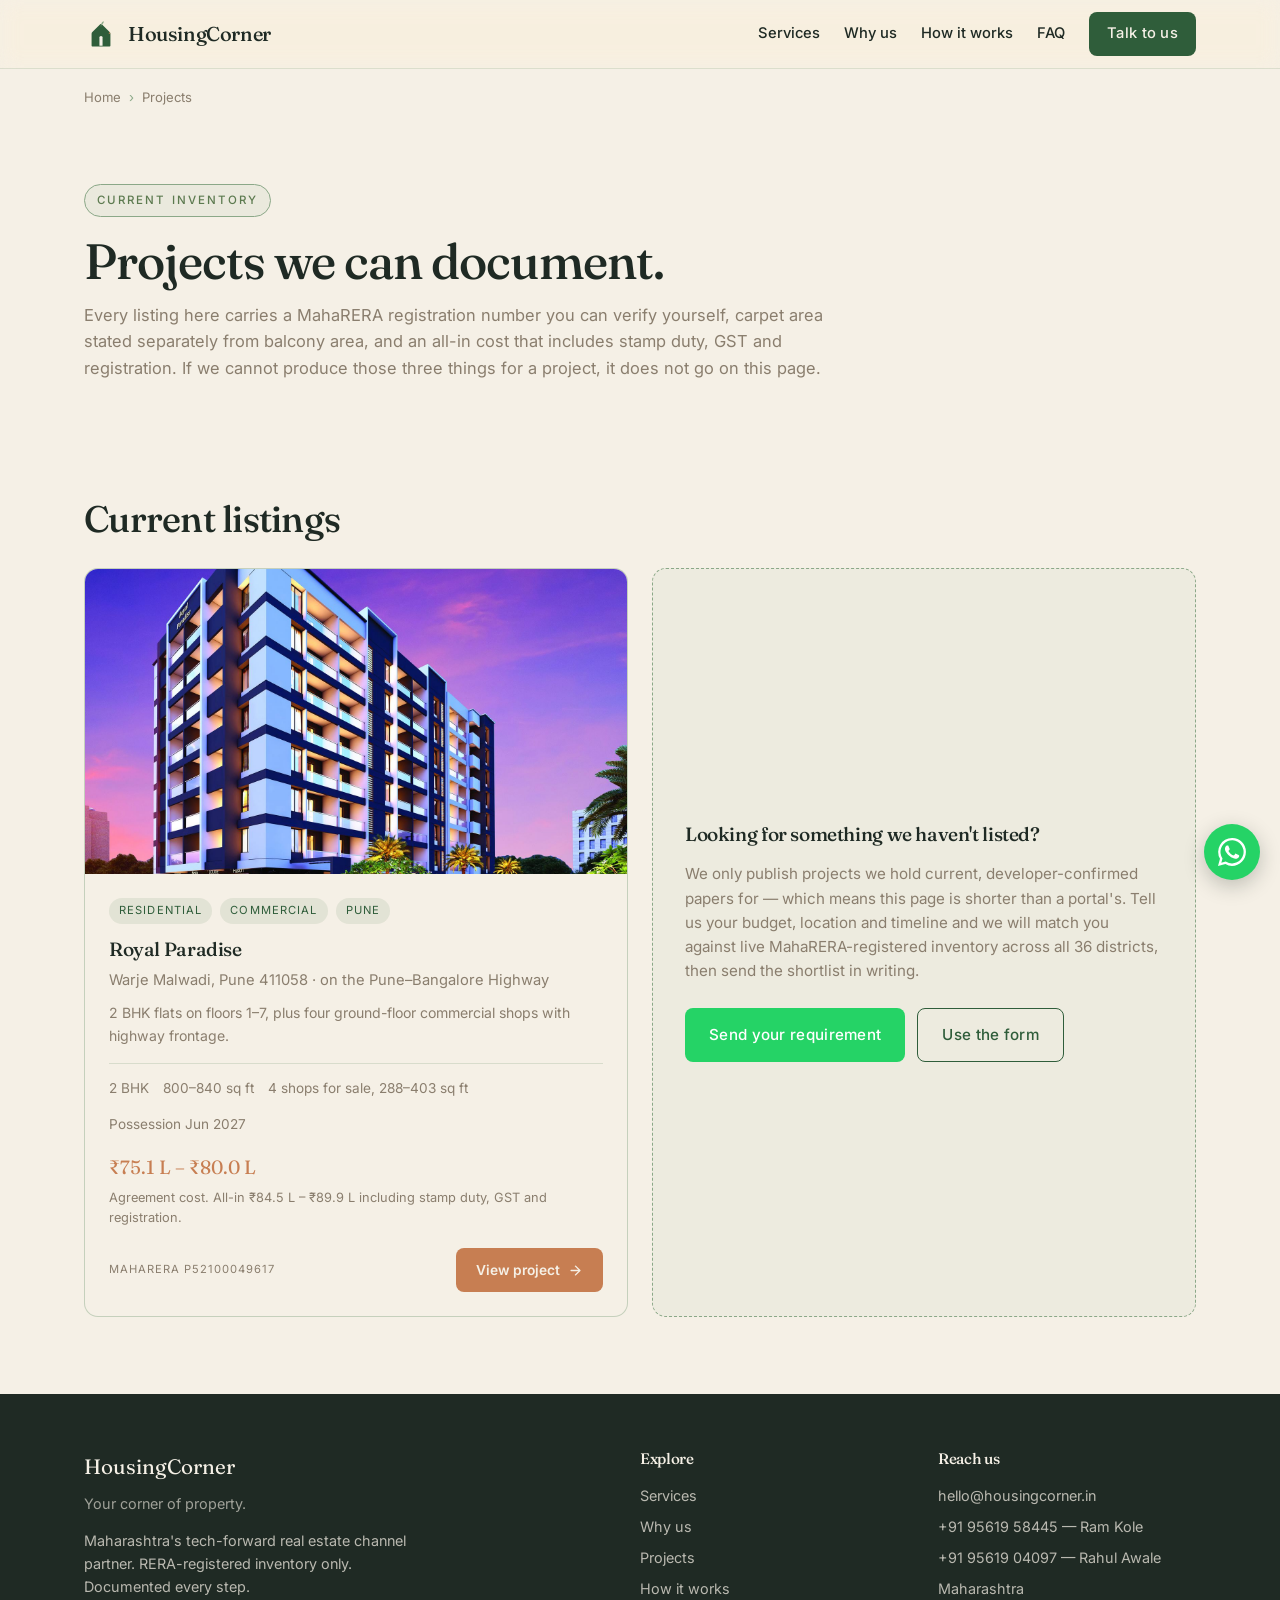
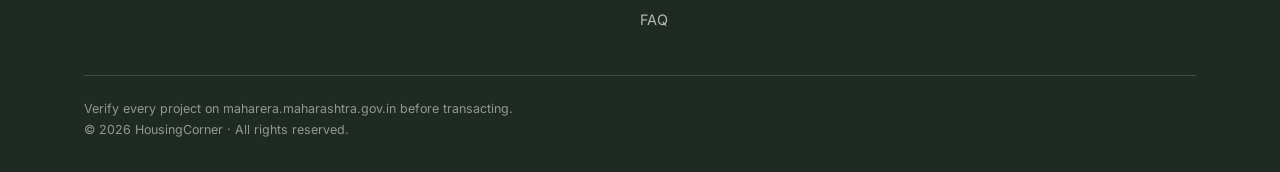
<file: projects/index.html>
<!DOCTYPE html>
<html lang="en">
<head>
<meta charset="UTF-8">
<meta name="viewport" content="width=device-width, initial-scale=1.0">

<title>Projects — MahaRERA-registered properties in Maharashtra | HousingCorner</title>
<meta name="description" content="Every project we represent, with its MahaRERA number, carpet area stated separately from balcony, and the all-in cost. Now listing Royal Paradise, Warje.">
<meta name="theme-color" content="#2F5D3A">
<meta name="robots" content="index, follow, max-image-preview:large">
<link rel="canonical" href="https://www.housingcorner.in/projects/">

<meta property="og:site_name" content="HousingCorner">
<meta property="og:title" content="Projects — MahaRERA-registered properties across Maharashtra">
<meta property="og:description" content="Every project we represent, with the MahaRERA number, real carpet areas and the all-in cost. No inventory we cannot document.">
<meta property="og:type" content="website">
<meta property="og:locale" content="en_IN">
<meta property="og:url" content="https://www.housingcorner.in/projects/">
<meta property="og:image" content="https://www.housingcorner.in/og-image.png">
<meta property="og:image:width" content="1200">
<meta property="og:image:height" content="630">

<meta name="twitter:card" content="summary_large_image">
<meta name="twitter:title" content="Projects — MahaRERA-registered properties across Maharashtra">
<meta name="twitter:description" content="Every project we represent, with the MahaRERA number, real carpet areas and the all-in cost.">
<meta name="twitter:image" content="https://www.housingcorner.in/og-image.png">

<!-- Favicons. Real files, not a data URI: Googlebot-Image has to be able to
     crawl the favicon, and it cannot crawl an inline data URI. Google reads
     these from the home page only, but keeping them identical everywhere
     means browsers never re-fetch a different icon between pages. -->
<link rel="icon" href="../favicon.ico" sizes="any">
<link rel="icon" type="image/svg+xml" href="../favicon.svg">
<link rel="icon" type="image/png" sizes="48x48" href="../favicon-48.png">
<link rel="icon" type="image/png" sizes="96x96" href="../favicon-96.png">
<link rel="icon" type="image/png" sizes="192x192" href="../favicon-192.png">
<!-- iOS ignores SVG favicons entirely; this is what a home-screen shortcut uses. -->
<link rel="apple-touch-icon" sizes="180x180" href="../apple-touch-icon.png">

<link rel="preconnect" href="https://fonts.googleapis.com">
<link rel="preconnect" href="https://fonts.gstatic.com" crossorigin>
<link href="https://fonts.googleapis.com/css2?family=Fraunces:opsz,wght@9..144,400..600&family=Inter:wght@400;500;600&display=swap" rel="stylesheet">
<link rel="stylesheet" href="project.css">

<script type="application/ld+json">
{
  "@context": "https://schema.org",
  "@graph": [
    {
      "@type": "BreadcrumbList",
      "itemListElement": [
        { "@type": "ListItem", "position": 1, "name": "Home", "item": "https://www.housingcorner.in/" },
        { "@type": "ListItem", "position": 2, "name": "Projects" }
      ]
    },
    {
      "@type": "CollectionPage",
      "name": "HousingCorner projects",
      "url": "https://www.housingcorner.in/projects/",
      "description": "MahaRERA-registered residential and commercial projects represented by HousingCorner across Maharashtra.",
      "mainEntity": {
        "@type": "ItemList",
        "itemListElement": [
          {
            "@type": "ListItem",
            "position": 1,
            "url": "https://www.housingcorner.in/projects/royal-paradise/",
            "name": "Royal Paradise, Warje Malwadi, Pune"
          }
        ]
      }
    }
  ]
}
</script>

<style>
  .plist { display: grid; grid-template-columns: repeat(2, 1fr); gap: 24px; }
  @media (max-width: 820px) { .plist { grid-template-columns: 1fr; } }
  .pcard {
    display: flex; flex-direction: column;
    background: var(--cream); border: 1px solid rgba(139,168,136,0.45);
    border-radius: var(--radius); overflow: hidden;
    transition: transform 0.15s ease, box-shadow 0.15s ease;
  }
  .pcard { cursor: pointer; }
  .pcard:hover, .pcard:focus-visible {
    transform: translateY(-4px);
    box-shadow: 0 12px 32px rgba(31,42,36,0.14);
    border-color: var(--terracotta);
  }
  .pcard:focus-visible { outline: 3px solid var(--forest); outline-offset: 3px; }
  .pcard:active { transform: translateY(-1px); }
  .pcard__go svg { transition: transform 0.2s ease; }
  .pcard:hover .pcard__go svg { transform: translateX(4px); }
  .pcard:hover .media img { transform: scale(1.03); }
  .pcard .media img { transition: transform 0.35s ease; }
  @media (prefers-reduced-motion: reduce) {
    .pcard, .pcard__go svg, .pcard .media img { transition: none; }
    .pcard:hover { transform: none; }
    .pcard:hover .pcard__go svg, .pcard:hover .media img { transform: none; }
  }
  .pcard .media { border-radius: 0; }
  .pcard__body { padding: 24px; flex: 1; display: flex; flex-direction: column; }
  .pcard__tags { display: flex; gap: 8px; flex-wrap: wrap; margin-bottom: 14px; }
  .pcard__tag {
    font-size: 0.7rem; letter-spacing: 0.1em; text-transform: uppercase;
    padding: 4px 10px; border-radius: 999px;
    background: rgba(139,168,136,0.18); color: var(--forest);
  }
  .pcard__loc { color: var(--stone); font-size: 0.92rem; margin-top: 4px; }
  .pcard__meta { display: flex; gap: 14px; flex-wrap: wrap; margin-top: 16px;
    padding-top: 14px; border-top: 1px solid rgba(139,168,136,0.28);
    font-size: 0.85rem; color: var(--stone); }
  .pcard__price { margin-top: 16px; font-family: 'Fraunces', Georgia, serif;
    font-size: 1.2rem; color: var(--terracotta); }
  .pcard__sub { font-family: 'Inter', sans-serif; font-size: 0.8rem;
    color: var(--stone); display: block; margin-top: 5px; }
  .pcard__foot { margin-top: auto; padding-top: 20px; display: flex;
    justify-content: space-between; align-items: center; gap: 12px; flex-wrap: wrap; }
  .pcard__rera { font-size: 0.7rem; letter-spacing: 0.09em; color: var(--stone); }
  .pcard__go {
    display: inline-flex; align-items: center; gap: 8px;
    padding: 11px 20px; border-radius: var(--radius-sm);
    background: var(--terracotta); color: var(--cream);
    font-size: 0.86rem; font-weight: 600;
    transition: background 0.18s ease, box-shadow 0.18s ease;
  }
  .pcard:hover .pcard__go {
    background: #B26A40; box-shadow: 0 4px 14px rgba(199,126,82,0.35);
  }
  .empty-card {
    border: 1px dashed var(--sage); background: rgba(139,168,136,0.07);
    border-radius: var(--radius); padding: 32px; display: flex;
    flex-direction: column; justify-content: center;
  }
</style>
</head>
<body>

<div class="stickyhead">
<nav class="nav">
  <div class="nav__inner">
    <a class="nav__brand" href="../index.html" aria-label="HousingCorner home">
      <svg viewBox="0 0 260 260" aria-hidden="true">
        <path d="M 58 220 L 58 128 Q 58 120 64 114 L 124 56 Q 130 50 136 56 L 196 114 Q 202 120 202 128 L 202 220 Q 202 226 196 226 L 64 226 Q 58 226 58 220 Z" fill="#2F5D3A"/>
        <circle cx="130" cy="158" r="13" fill="#F5F0E6"/>
        <path d="M 118 168 Q 118 164 122 164 L 138 164 Q 142 164 142 168 L 142 220 L 118 220 Z" fill="#F5F0E6"/>
        <path d="M 130 64 Q 130 38 152 32 Q 150 52 138 60 Q 134 62 130 64 Z" fill="#8BA888"/>
        <path d="M 130 70 L 130 64" stroke="#8BA888" stroke-width="3" stroke-linecap="round"/>
        <path d="M 196 114 L 202 128 L 188 128 Z" fill="#C77E52"/>
      </svg>
      <span class="nav__brand-text">HousingCorner</span>
    </a>
    <div class="nav__links">
      <a href="../index.html#services">Services</a>
      <a href="../index.html#why">Why us</a>
      <a href="../index.html#process">How it works</a>
      <a href="../index.html#faq">FAQ</a>
      <a href="../index.html#contact" class="btn btn--primary" style="padding:10px 18px;">Talk to us</a>
    </div>
  </div>
</nav>
</div>

<div class="container">
  <nav class="crumbs" aria-label="Breadcrumb">
    <ol>
      <li><a href="../index.html">Home</a></li>
      <li aria-current="page">Projects</li>
    </ol>
  </nav>
</div>

<section style="padding-bottom:0;">
  <div class="container">
    <div class="section-head">
      <span class="eyebrow">Current inventory</span>
      <h1 style="margin-top:16px;">Projects we can document.</h1>
      <p>
        Every listing here carries a MahaRERA registration number you can verify yourself, carpet area
        stated separately from balcony area, and an all-in cost that includes stamp duty, GST and
        registration. If we cannot produce those three things for a project, it does not go on this page.
      </p>
    </div>
  </div>
</section>

<section>
  <div class="container">
    <h2 style="margin-bottom:28px;">Current listings</h2>
    <div class="plist">

      <a class="pcard" href="royal-paradise/index.html">
        <div class="media media--wide" data-label="Royal Paradise elevation — drop in royal-paradise/elevation.jpg">
          <img src="royal-paradise/elevation.jpg" alt="Royal Paradise, Warje Malwadi, Pune — front elevation" width="1600" height="900" loading="lazy">
        </div>
        <div class="pcard__body">
          <div class="pcard__tags">
            <span class="pcard__tag">Residential</span>
            <span class="pcard__tag">Commercial</span>
            <span class="pcard__tag">Pune</span>
          </div>
          <h3>Royal Paradise</h3>
          <div class="pcard__loc">Warje Malwadi, Pune 411058 · on the Pune–Bangalore Highway</div>
          <p style="font-size:0.88rem; color:var(--stone); margin-top:10px;">2 BHK flats on floors 1–7, plus four ground-floor commercial shops with highway frontage.</p>
          <div class="pcard__meta">
            <span>2 BHK</span>
            <span>800–840 sq ft</span>
            <span>4 shops for sale, 288–403 sq ft</span>
            <span>Possession Jun 2027</span>
          </div>
          <div class="pcard__price">₹75.1 L – ₹80.0 L
            <span class="pcard__sub">Agreement cost. All-in ₹84.5 L – ₹89.9 L including stamp duty, GST and registration.</span>
          </div>
          <div class="pcard__foot">
            <span class="pcard__rera">MAHARERA P52100049617</span>
            <span class="pcard__go">View project <svg width="15" height="15" viewBox="0 0 24 24" fill="none" stroke="currentColor" stroke-width="2.2" stroke-linecap="round" stroke-linejoin="round" aria-hidden="true" style="display:inline-block;vertical-align:-2px;"><path d="M5 12h13"/><path d="m12 5 7 7-7 7"/></svg></span>
          </div>
        </div>
      </a>

      <div class="empty-card">
        <h3>Looking for something we haven't listed?</h3>
        <p style="color:var(--stone); margin-top:12px; font-size:0.95rem;">
          We only publish projects we hold current, developer-confirmed papers for — which means this page
          is shorter than a portal's. Tell us your budget, location and timeline and we will match you
          against live MahaRERA-registered inventory across all 36 districts, then send the shortlist in writing.
        </p>
        <div style="margin-top:24px; display:flex; gap:12px; flex-wrap:wrap;">
          <a class="btn btn--whatsapp" href="https://wa.me/919561904097?text=Hi%20HousingCorner%2C%20I%27m%20looking%20for%20a%20property.%20Here%27s%20my%20requirement%3A" target="_blank" rel="noopener">Send your requirement</a>
          <a class="btn btn--ghost" href="../index.html#contact">Use the form</a>
        </div>
      </div>

    </div>
  </div>
</section>

<footer class="foot">
  <div class="container">
    <div class="foot__grid">
      <div>
        <div style="font-family:'Fraunces',Georgia,serif; font-size:1.3rem; color:var(--cream);">HousingCorner</div>
        <p style="margin-top:8px; color:rgba(245,240,230,0.6);">Your corner of property.</p>
        <p style="margin-top:14px; max-width:38ch;">Maharashtra's tech-forward real estate channel partner. RERA-registered inventory only. Documented every step.</p>
      </div>
      <div>
        <h4>Explore</h4>
        <ul>
          <li><a href="../index.html#services">Services</a></li>
          <li><a href="../index.html#why">Why us</a></li>
          <li><a href="index.html">Projects</a></li>
          <li><a href="../index.html#process">How it works</a></li>
          <li><a href="../index.html#faq">FAQ</a></li>
        </ul>
      </div>
      <div>
        <h4>Reach us</h4>
        <ul>
          <li><a href="mailto:hello@housingcorner.in">hello@housingcorner.in</a></li>
          <li><a href="tel:+919561958445">+91 95619 58445 — Ram Kole</a></li>
          <li><a href="tel:+919561904097">+91 95619 04097 — Rahul Awale</a></li>
          <li>Maharashtra</li>
        </ul>
      </div>
    </div>
    <div class="foot__legal">
      Verify every project on maharera.maharashtra.gov.in before transacting.<br>
      © 2026 HousingCorner · All rights reserved.
    </div>
  </div>
</footer>

<a class="wa-float" href="https://wa.me/919561904097?text=Hi%20HousingCorner%2C%20I%27d%20like%20to%20see%20your%20current%20inventory." target="_blank" rel="noopener" aria-label="Chat on WhatsApp">
  <svg width="28" height="28" viewBox="0 0 24 24" fill="currentColor"><path d="M20.52 3.48A11.78 11.78 0 0 0 12 0a11.9 11.9 0 0 0-10.3 17.8L0 24l6.38-1.66A11.9 11.9 0 0 0 12 24c6.6 0 11.94-5.34 11.94-11.94a11.85 11.85 0 0 0-3.42-8.58zM12 21.8a9.82 9.82 0 0 1-5-1.4l-.36-.22-3.78 1 1-3.68-.24-.38A9.9 9.9 0 1 1 12 21.8zm5.44-7.36c-.3-.15-1.76-.87-2.04-.97-.27-.1-.47-.15-.67.15s-.77.97-.94 1.17c-.17.2-.35.22-.65.08-.3-.15-1.25-.46-2.38-1.47-.88-.78-1.48-1.75-1.65-2.05-.17-.3 0-.46.13-.6.14-.13.3-.35.45-.52.15-.18.2-.3.3-.5.1-.2.05-.37-.02-.52-.08-.15-.67-1.62-.92-2.22-.24-.58-.49-.5-.67-.51l-.57-.01c-.2 0-.52.07-.8.37-.27.3-1.05 1.02-1.05 2.5s1.08 2.9 1.23 3.1c.15.2 2.12 3.24 5.14 4.55.72.3 1.28.5 1.72.63.72.23 1.38.2 1.9.12.58-.08 1.76-.72 2.01-1.42.25-.7.25-1.3.17-1.42-.08-.13-.27-.2-.57-.35z"/></svg>
</a>

<script>
  document.querySelectorAll('.media img').forEach(function (img) {
    img.addEventListener('error', function () {
      var slot = img.closest('.media');
      if (slot) { slot.classList.add('media--empty'); }
      img.remove();
    });
    if (img.complete && img.naturalWidth === 0) { img.dispatchEvent(new Event('error')); }
  });
</script>

</body>
</html>
</file>
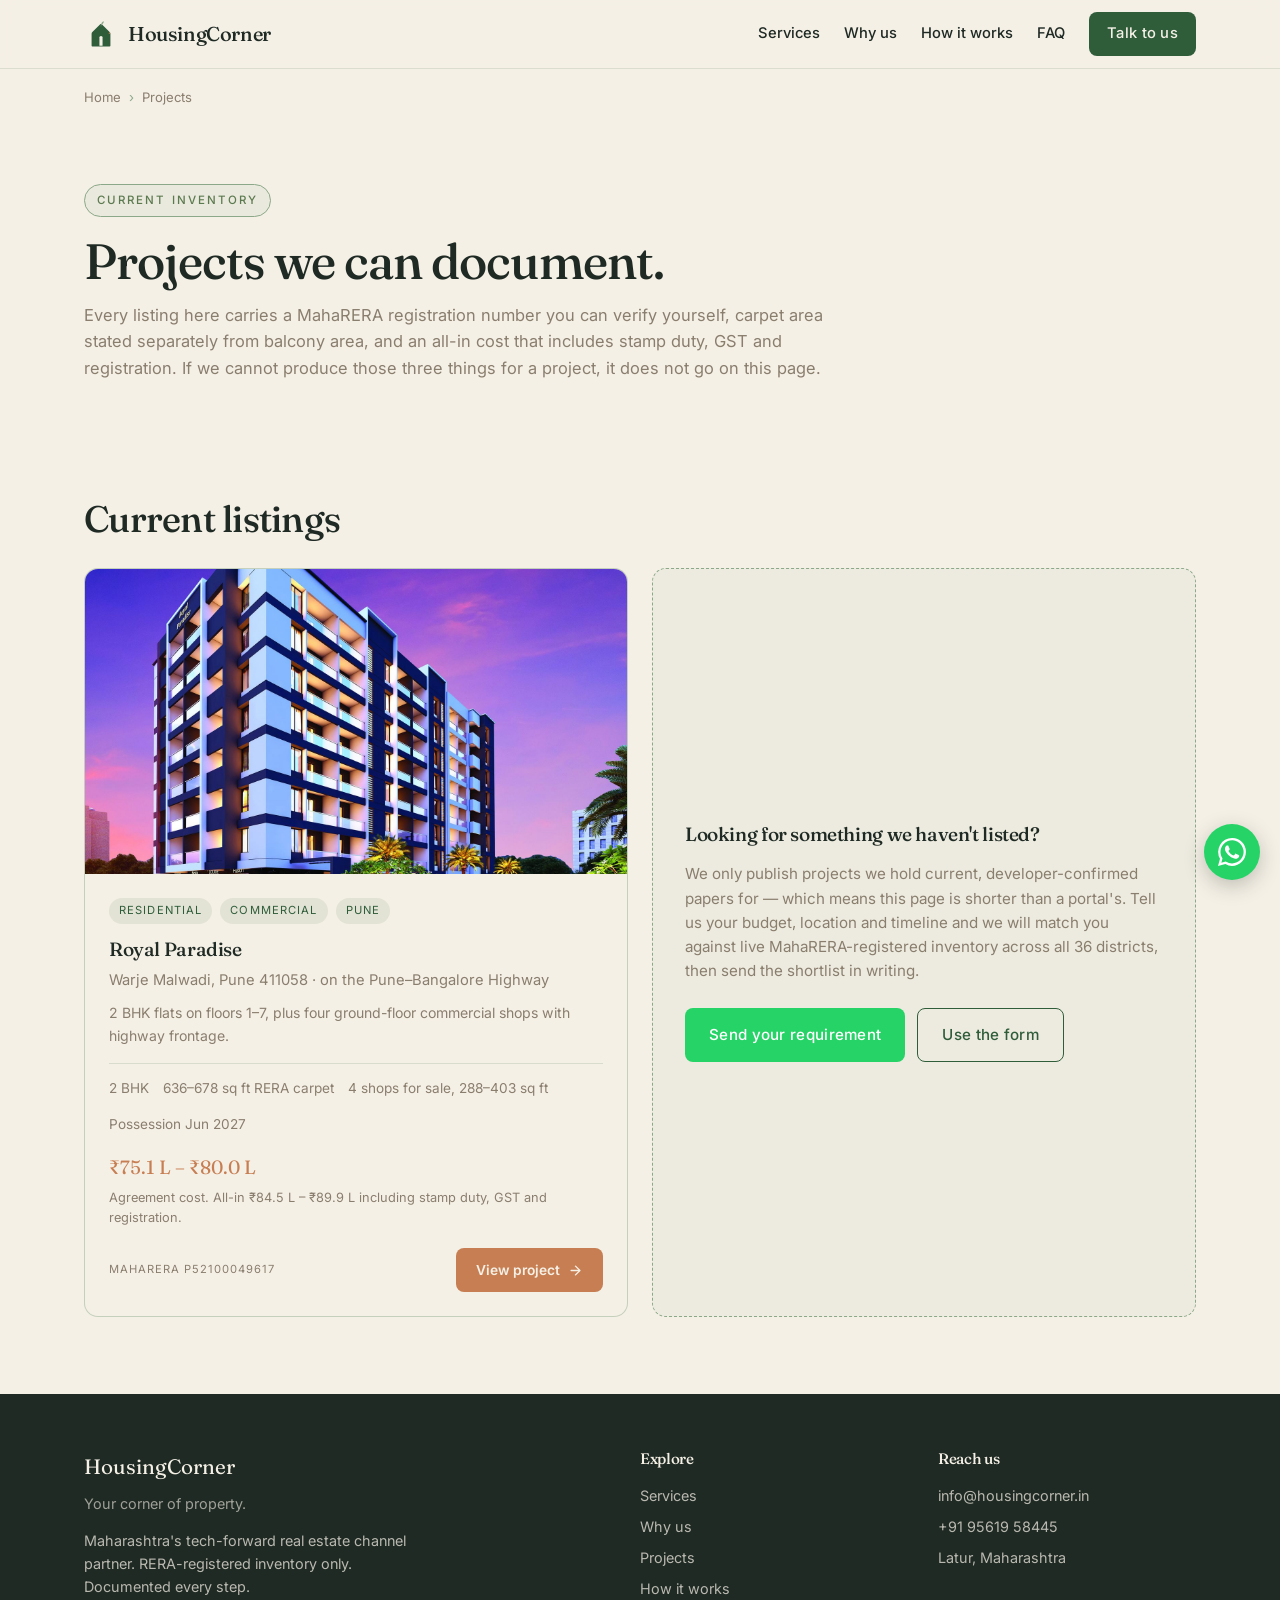
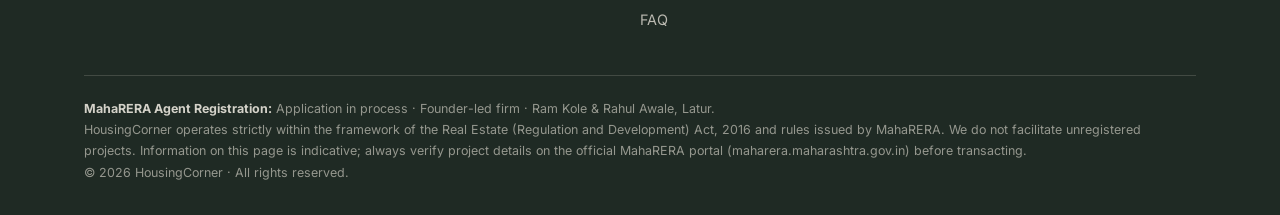
<file: landing-page/projects/index.html>
<!DOCTYPE html>
<html lang="en">
<head>
<meta charset="UTF-8">
<meta name="viewport" content="width=device-width, initial-scale=1.0">

<title>Projects — MahaRERA-registered properties in Maharashtra | HousingCorner</title>
<meta name="description" content="Every project we represent, with its MahaRERA number, carpet area stated separately from balcony, and the all-in cost. Now listing Royal Paradise, Warje.">
<meta name="theme-color" content="#2F5D3A">
<meta name="robots" content="index, follow, max-image-preview:large">
<link rel="canonical" href="https://www.housingcorner.in/projects/">

<meta property="og:site_name" content="HousingCorner">
<meta property="og:title" content="Projects — MahaRERA-registered properties across Maharashtra">
<meta property="og:description" content="Every project we represent, with the MahaRERA number, real carpet areas and the all-in cost. No inventory we cannot document.">
<meta property="og:type" content="website">
<meta property="og:locale" content="en_IN">
<meta property="og:url" content="https://www.housingcorner.in/projects/">
<meta property="og:image" content="https://www.housingcorner.in/og-image.png">
<meta property="og:image:width" content="1200">
<meta property="og:image:height" content="630">

<meta name="twitter:card" content="summary_large_image">
<meta name="twitter:title" content="Projects — MahaRERA-registered properties across Maharashtra">
<meta name="twitter:description" content="Every project we represent, with the MahaRERA number, real carpet areas and the all-in cost.">
<meta name="twitter:image" content="https://www.housingcorner.in/og-image.png">

<link rel="icon" type="image/svg+xml" href="data:image/svg+xml;utf8,<svg xmlns='http://www.w3.org/2000/svg' viewBox='0 0 260 260'><rect width='260' height='260' rx='32' fill='%23F5F0E6'/><g transform='translate(4,0)'><path d='M 58 220 L 58 128 Q 58 120 64 114 L 124 56 Q 130 50 136 56 L 196 114 Q 202 120 202 128 L 202 220 Q 202 226 196 226 L 64 226 Q 58 226 58 220 Z' fill='%232F5D3A'/><circle cx='130' cy='156' r='15' fill='%23F5F0E6'/><path d='M 116 167 Q 116 162 121 162 L 139 162 Q 144 162 144 167 L 144 220 L 116 220 Z' fill='%23F5F0E6'/><path d='M 130 64 Q 130 38 152 32 Q 150 52 138 60 Q 134 62 130 64 Z' fill='%238BA888'/><path d='M 130 72 L 130 64' stroke='%238BA888' stroke-width='4' stroke-linecap='round'/><path d='M 196 114 L 202 128 L 188 128 Z' fill='%23C77E52'/></g></svg>">
<link rel="icon" type="image/png" sizes="32x32" href="../favicon-32.png">
<link rel="icon" type="image/png" sizes="192x192" href="../favicon-192.png">
<!-- iOS ignores SVG favicons entirely; this is what a home-screen shortcut uses. -->
<link rel="apple-touch-icon" sizes="180x180" href="../apple-touch-icon.png">

<link rel="preconnect" href="https://fonts.googleapis.com">
<link rel="preconnect" href="https://fonts.gstatic.com" crossorigin>
<link href="https://fonts.googleapis.com/css2?family=Fraunces:opsz,wght@9..144,400..600&family=Inter:wght@400;500;600&display=swap" rel="stylesheet">
<link rel="stylesheet" href="project.css">

<script type="application/ld+json">
{
  "@context": "https://schema.org",
  "@graph": [
    {
      "@type": "BreadcrumbList",
      "itemListElement": [
        { "@type": "ListItem", "position": 1, "name": "Home", "item": "https://www.housingcorner.in/" },
        { "@type": "ListItem", "position": 2, "name": "Projects" }
      ]
    },
    {
      "@type": "CollectionPage",
      "name": "HousingCorner projects",
      "url": "https://www.housingcorner.in/projects/",
      "description": "MahaRERA-registered residential and commercial projects represented by HousingCorner across Maharashtra.",
      "mainEntity": {
        "@type": "ItemList",
        "itemListElement": [
          {
            "@type": "ListItem",
            "position": 1,
            "url": "https://www.housingcorner.in/projects/royal-paradise/",
            "name": "Royal Paradise, Warje Malwadi, Pune"
          }
        ]
      }
    }
  ]
}
</script>

<style>
  .plist { display: grid; grid-template-columns: repeat(2, 1fr); gap: 24px; }
  @media (max-width: 820px) { .plist { grid-template-columns: 1fr; } }
  .pcard {
    display: flex; flex-direction: column;
    background: var(--cream); border: 1px solid rgba(139,168,136,0.45);
    border-radius: var(--radius); overflow: hidden;
    transition: transform 0.15s ease, box-shadow 0.15s ease;
  }
  .pcard { cursor: pointer; }
  .pcard:hover, .pcard:focus-visible {
    transform: translateY(-4px);
    box-shadow: 0 12px 32px rgba(31,42,36,0.14);
    border-color: var(--terracotta);
  }
  .pcard:focus-visible { outline: 3px solid var(--forest); outline-offset: 3px; }
  .pcard:active { transform: translateY(-1px); }
  .pcard__go svg { transition: transform 0.2s ease; }
  .pcard:hover .pcard__go svg { transform: translateX(4px); }
  .pcard:hover .media img { transform: scale(1.03); }
  .pcard .media img { transition: transform 0.35s ease; }
  @media (prefers-reduced-motion: reduce) {
    .pcard, .pcard__go svg, .pcard .media img { transition: none; }
    .pcard:hover { transform: none; }
    .pcard:hover .pcard__go svg, .pcard:hover .media img { transform: none; }
  }
  .pcard .media { border-radius: 0; }
  .pcard__body { padding: 24px; flex: 1; display: flex; flex-direction: column; }
  .pcard__tags { display: flex; gap: 8px; flex-wrap: wrap; margin-bottom: 14px; }
  .pcard__tag {
    font-size: 0.7rem; letter-spacing: 0.1em; text-transform: uppercase;
    padding: 4px 10px; border-radius: 999px;
    background: rgba(139,168,136,0.18); color: var(--forest);
  }
  .pcard__loc { color: var(--stone); font-size: 0.92rem; margin-top: 4px; }
  .pcard__meta { display: flex; gap: 14px; flex-wrap: wrap; margin-top: 16px;
    padding-top: 14px; border-top: 1px solid rgba(139,168,136,0.28);
    font-size: 0.85rem; color: var(--stone); }
  .pcard__price { margin-top: 16px; font-family: 'Fraunces', Georgia, serif;
    font-size: 1.2rem; color: var(--terracotta); }
  .pcard__sub { font-family: 'Inter', sans-serif; font-size: 0.8rem;
    color: var(--stone); display: block; margin-top: 5px; }
  .pcard__foot { margin-top: auto; padding-top: 20px; display: flex;
    justify-content: space-between; align-items: center; gap: 12px; flex-wrap: wrap; }
  .pcard__rera { font-size: 0.7rem; letter-spacing: 0.09em; color: var(--stone); }
  .pcard__go {
    display: inline-flex; align-items: center; gap: 8px;
    padding: 11px 20px; border-radius: var(--radius-sm);
    background: var(--terracotta); color: var(--cream);
    font-size: 0.86rem; font-weight: 600;
    transition: background 0.18s ease, box-shadow 0.18s ease;
  }
  .pcard:hover .pcard__go {
    background: #B26A40; box-shadow: 0 4px 14px rgba(199,126,82,0.35);
  }
  .empty-card {
    border: 1px dashed var(--sage); background: rgba(139,168,136,0.07);
    border-radius: var(--radius); padding: 32px; display: flex;
    flex-direction: column; justify-content: center;
  }
</style>
</head>
<body>

<nav class="nav">
  <div class="nav__inner">
    <a class="nav__brand" href="../index.html" aria-label="HousingCorner home">
      <svg viewBox="0 0 260 260" aria-hidden="true">
        <path d="M 58 220 L 58 128 Q 58 120 64 114 L 124 56 Q 130 50 136 56 L 196 114 Q 202 120 202 128 L 202 220 Q 202 226 196 226 L 64 226 Q 58 226 58 220 Z" fill="#2F5D3A"/>
        <circle cx="130" cy="158" r="13" fill="#F5F0E6"/>
        <path d="M 118 168 Q 118 164 122 164 L 138 164 Q 142 164 142 168 L 142 220 L 118 220 Z" fill="#F5F0E6"/>
        <path d="M 130 64 Q 130 38 152 32 Q 150 52 138 60 Q 134 62 130 64 Z" fill="#8BA888"/>
        <path d="M 130 70 L 130 64" stroke="#8BA888" stroke-width="3" stroke-linecap="round"/>
        <path d="M 196 114 L 202 128 L 188 128 Z" fill="#C77E52"/>
      </svg>
      <span class="nav__brand-text">HousingCorner</span>
    </a>
    <div class="nav__links">
      <a href="../index.html#services">Services</a>
      <a href="../index.html#why">Why us</a>
      <a href="../index.html#process">How it works</a>
      <a href="../index.html#faq">FAQ</a>
      <a href="../index.html#contact" class="btn btn--primary" style="padding:10px 18px;">Talk to us</a>
    </div>
  </div>
</nav>

<div class="container">
  <nav class="crumbs" aria-label="Breadcrumb">
    <ol>
      <li><a href="../index.html">Home</a></li>
      <li aria-current="page">Projects</li>
    </ol>
  </nav>
</div>

<section style="padding-bottom:0;">
  <div class="container">
    <div class="section-head">
      <span class="eyebrow">Current inventory</span>
      <h1 style="margin-top:16px;">Projects we can document.</h1>
      <p>
        Every listing here carries a MahaRERA registration number you can verify yourself, carpet area
        stated separately from balcony area, and an all-in cost that includes stamp duty, GST and
        registration. If we cannot produce those three things for a project, it does not go on this page.
      </p>
    </div>
  </div>
</section>

<section>
  <div class="container">
    <h2 style="margin-bottom:28px;">Current listings</h2>
    <div class="plist">

      <a class="pcard" href="royal-paradise/index.html">
        <div class="media media--wide" data-label="Royal Paradise elevation — drop in royal-paradise/elevation.jpg">
          <img src="royal-paradise/elevation.jpg" alt="Royal Paradise, Warje Malwadi, Pune — front elevation" width="1600" height="900" loading="lazy">
        </div>
        <div class="pcard__body">
          <div class="pcard__tags">
            <span class="pcard__tag">Residential</span>
            <span class="pcard__tag">Commercial</span>
            <span class="pcard__tag">Pune</span>
          </div>
          <h3>Royal Paradise</h3>
          <div class="pcard__loc">Warje Malwadi, Pune 411058 · on the Pune–Bangalore Highway</div>
          <p style="font-size:0.88rem; color:var(--stone); margin-top:10px;">2 BHK flats on floors 1–7, plus four ground-floor commercial shops with highway frontage.</p>
          <div class="pcard__meta">
            <span>2 BHK</span>
            <span>636–678 sq ft RERA carpet</span>
            <span>4 shops for sale, 288–403 sq ft</span>
            <span>Possession Jun 2027</span>
          </div>
          <div class="pcard__price">₹75.1 L – ₹80.0 L
            <span class="pcard__sub">Agreement cost. All-in ₹84.5 L – ₹89.9 L including stamp duty, GST and registration.</span>
          </div>
          <div class="pcard__foot">
            <span class="pcard__rera">MAHARERA P52100049617</span>
            <span class="pcard__go">View project <svg width="15" height="15" viewBox="0 0 24 24" fill="none" stroke="currentColor" stroke-width="2.2" stroke-linecap="round" stroke-linejoin="round" aria-hidden="true" style="display:inline-block;vertical-align:-2px;"><path d="M5 12h13"/><path d="m12 5 7 7-7 7"/></svg></span>
          </div>
        </div>
      </a>

      <div class="empty-card">
        <h3>Looking for something we haven't listed?</h3>
        <p style="color:var(--stone); margin-top:12px; font-size:0.95rem;">
          We only publish projects we hold current, developer-confirmed papers for — which means this page
          is shorter than a portal's. Tell us your budget, location and timeline and we will match you
          against live MahaRERA-registered inventory across all 36 districts, then send the shortlist in writing.
        </p>
        <div style="margin-top:24px; display:flex; gap:12px; flex-wrap:wrap;">
          <a class="btn btn--whatsapp" href="https://wa.me/919561958445?text=Hi%20HousingCorner%2C%20I%27m%20looking%20for%20a%20property.%20Here%27s%20my%20requirement%3A" target="_blank" rel="noopener">Send your requirement</a>
          <a class="btn btn--ghost" href="../index.html#contact">Use the form</a>
        </div>
      </div>

    </div>
  </div>
</section>

<footer class="foot">
  <div class="container">
    <div class="foot__grid">
      <div>
        <div style="font-family:'Fraunces',Georgia,serif; font-size:1.3rem; color:var(--cream);">HousingCorner</div>
        <p style="margin-top:8px; color:rgba(245,240,230,0.6);">Your corner of property.</p>
        <p style="margin-top:14px; max-width:38ch;">Maharashtra's tech-forward real estate channel partner. RERA-registered inventory only. Documented every step.</p>
      </div>
      <div>
        <h4>Explore</h4>
        <ul>
          <li><a href="../index.html#services">Services</a></li>
          <li><a href="../index.html#why">Why us</a></li>
          <li><a href="index.html">Projects</a></li>
          <li><a href="../index.html#process">How it works</a></li>
          <li><a href="../index.html#faq">FAQ</a></li>
        </ul>
      </div>
      <div>
        <h4>Reach us</h4>
        <ul>
          <li><a href="mailto:info@housingcorner.in">info@housingcorner.in</a></li>
          <li><a href="https://wa.me/919561958445">+91 95619 58445</a></li>
          <li>Latur, Maharashtra</li>
        </ul>
      </div>
    </div>
    <div class="foot__legal">
      <strong>MahaRERA Agent Registration:</strong> Application in process · Founder-led firm · Ram Kole &amp; Rahul Awale, Latur.<br>
      HousingCorner operates strictly within the framework of the Real Estate (Regulation and Development) Act, 2016 and rules issued by MahaRERA. We do not facilitate unregistered projects. Information on this page is indicative; always verify project details on the official MahaRERA portal (maharera.maharashtra.gov.in) before transacting.<br>
      © 2026 HousingCorner · All rights reserved.
    </div>
  </div>
</footer>

<a class="wa-float" href="https://wa.me/919561958445?text=Hi%20HousingCorner%2C%20I%27d%20like%20to%20see%20your%20current%20inventory." target="_blank" rel="noopener" aria-label="Chat on WhatsApp">
  <svg width="28" height="28" viewBox="0 0 24 24" fill="currentColor"><path d="M20.52 3.48A11.78 11.78 0 0 0 12 0a11.9 11.9 0 0 0-10.3 17.8L0 24l6.38-1.66A11.9 11.9 0 0 0 12 24c6.6 0 11.94-5.34 11.94-11.94a11.85 11.85 0 0 0-3.42-8.58zM12 21.8a9.82 9.82 0 0 1-5-1.4l-.36-.22-3.78 1 1-3.68-.24-.38A9.9 9.9 0 1 1 12 21.8zm5.44-7.36c-.3-.15-1.76-.87-2.04-.97-.27-.1-.47-.15-.67.15s-.77.97-.94 1.17c-.17.2-.35.22-.65.08-.3-.15-1.25-.46-2.38-1.47-.88-.78-1.48-1.75-1.65-2.05-.17-.3 0-.46.13-.6.14-.13.3-.35.45-.52.15-.18.2-.3.3-.5.1-.2.05-.37-.02-.52-.08-.15-.67-1.62-.92-2.22-.24-.58-.49-.5-.67-.51l-.57-.01c-.2 0-.52.07-.8.37-.27.3-1.05 1.02-1.05 2.5s1.08 2.9 1.23 3.1c.15.2 2.12 3.24 5.14 4.55.72.3 1.28.5 1.72.63.72.23 1.38.2 1.9.12.58-.08 1.76-.72 2.01-1.42.25-.7.25-1.3.17-1.42-.08-.13-.27-.2-.57-.35z"/></svg>
</a>

<script>
  document.querySelectorAll('.media img').forEach(function (img) {
    img.addEventListener('error', function () {
      var slot = img.closest('.media');
      if (slot) { slot.classList.add('media--empty'); }
      img.remove();
    });
    if (img.complete && img.naturalWidth === 0) { img.dispatchEvent(new Event('error')); }
  });
</script>

</body>
</html>
</file>
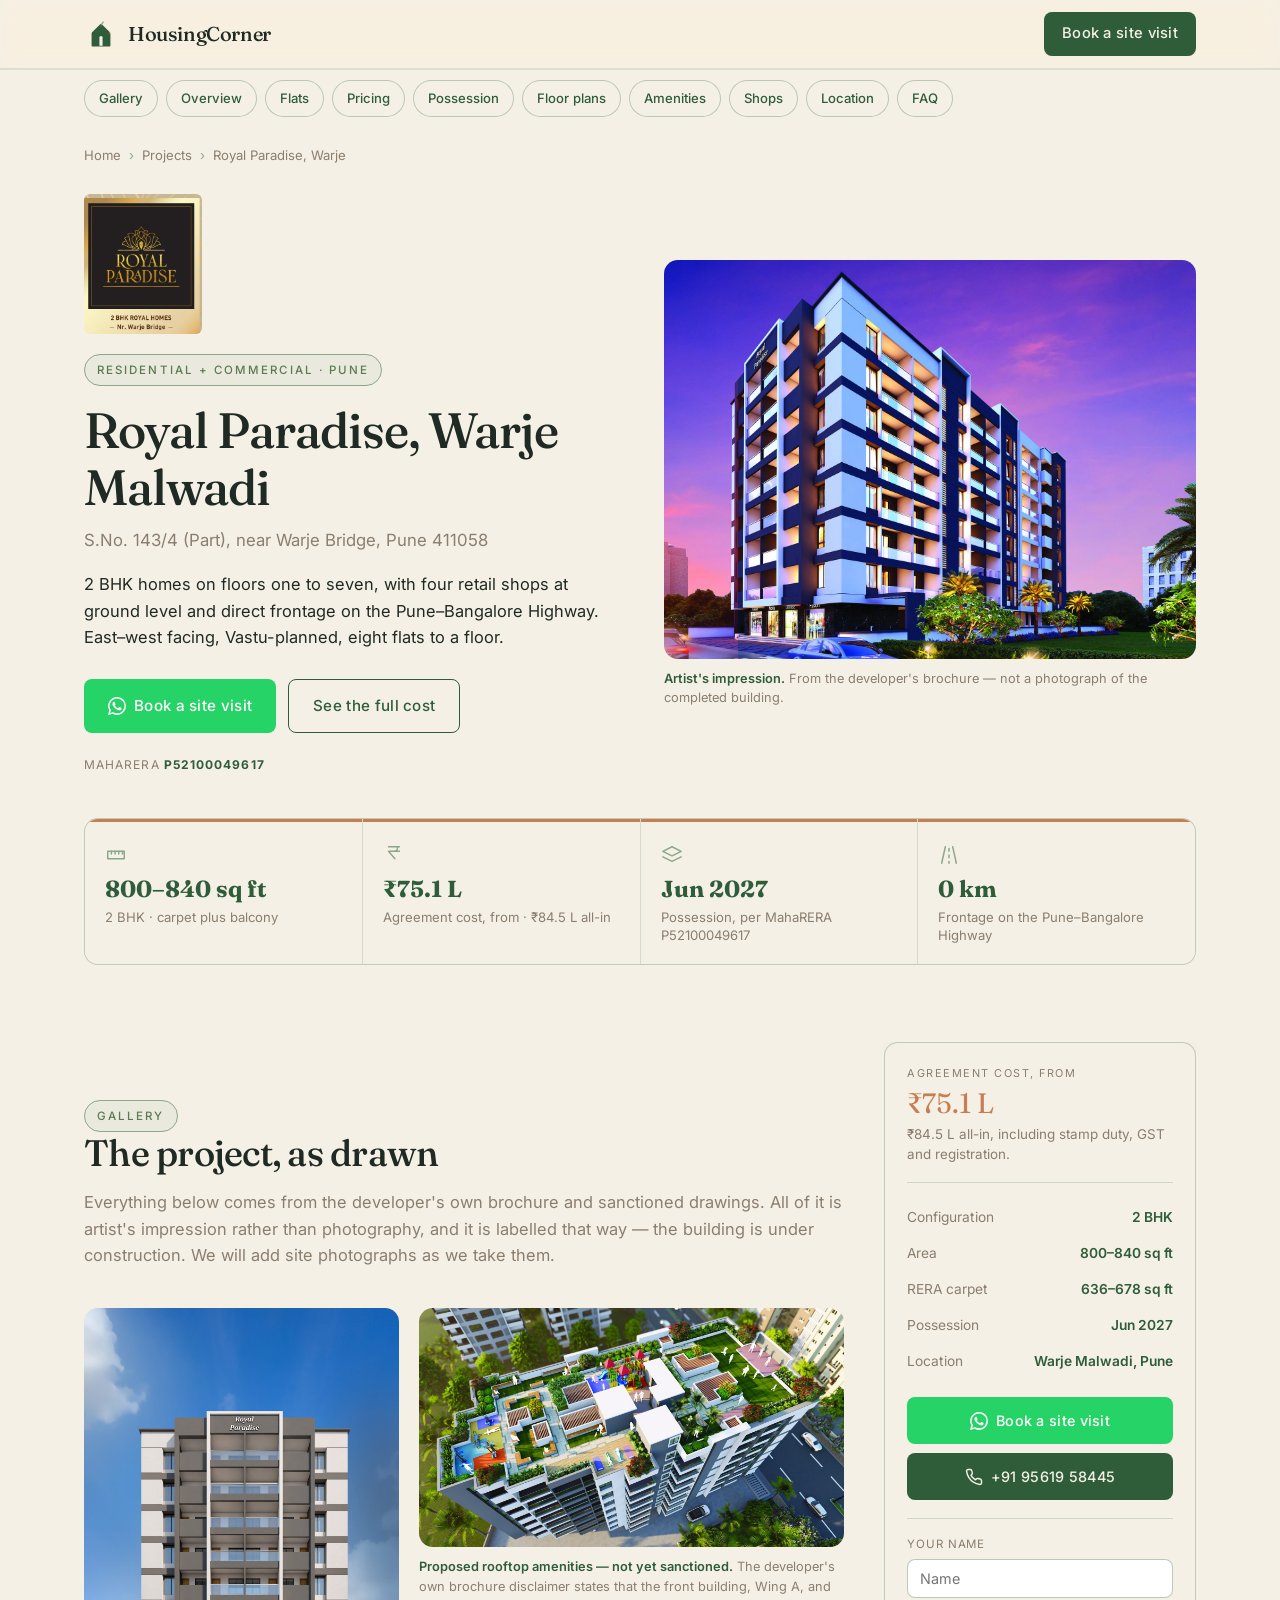
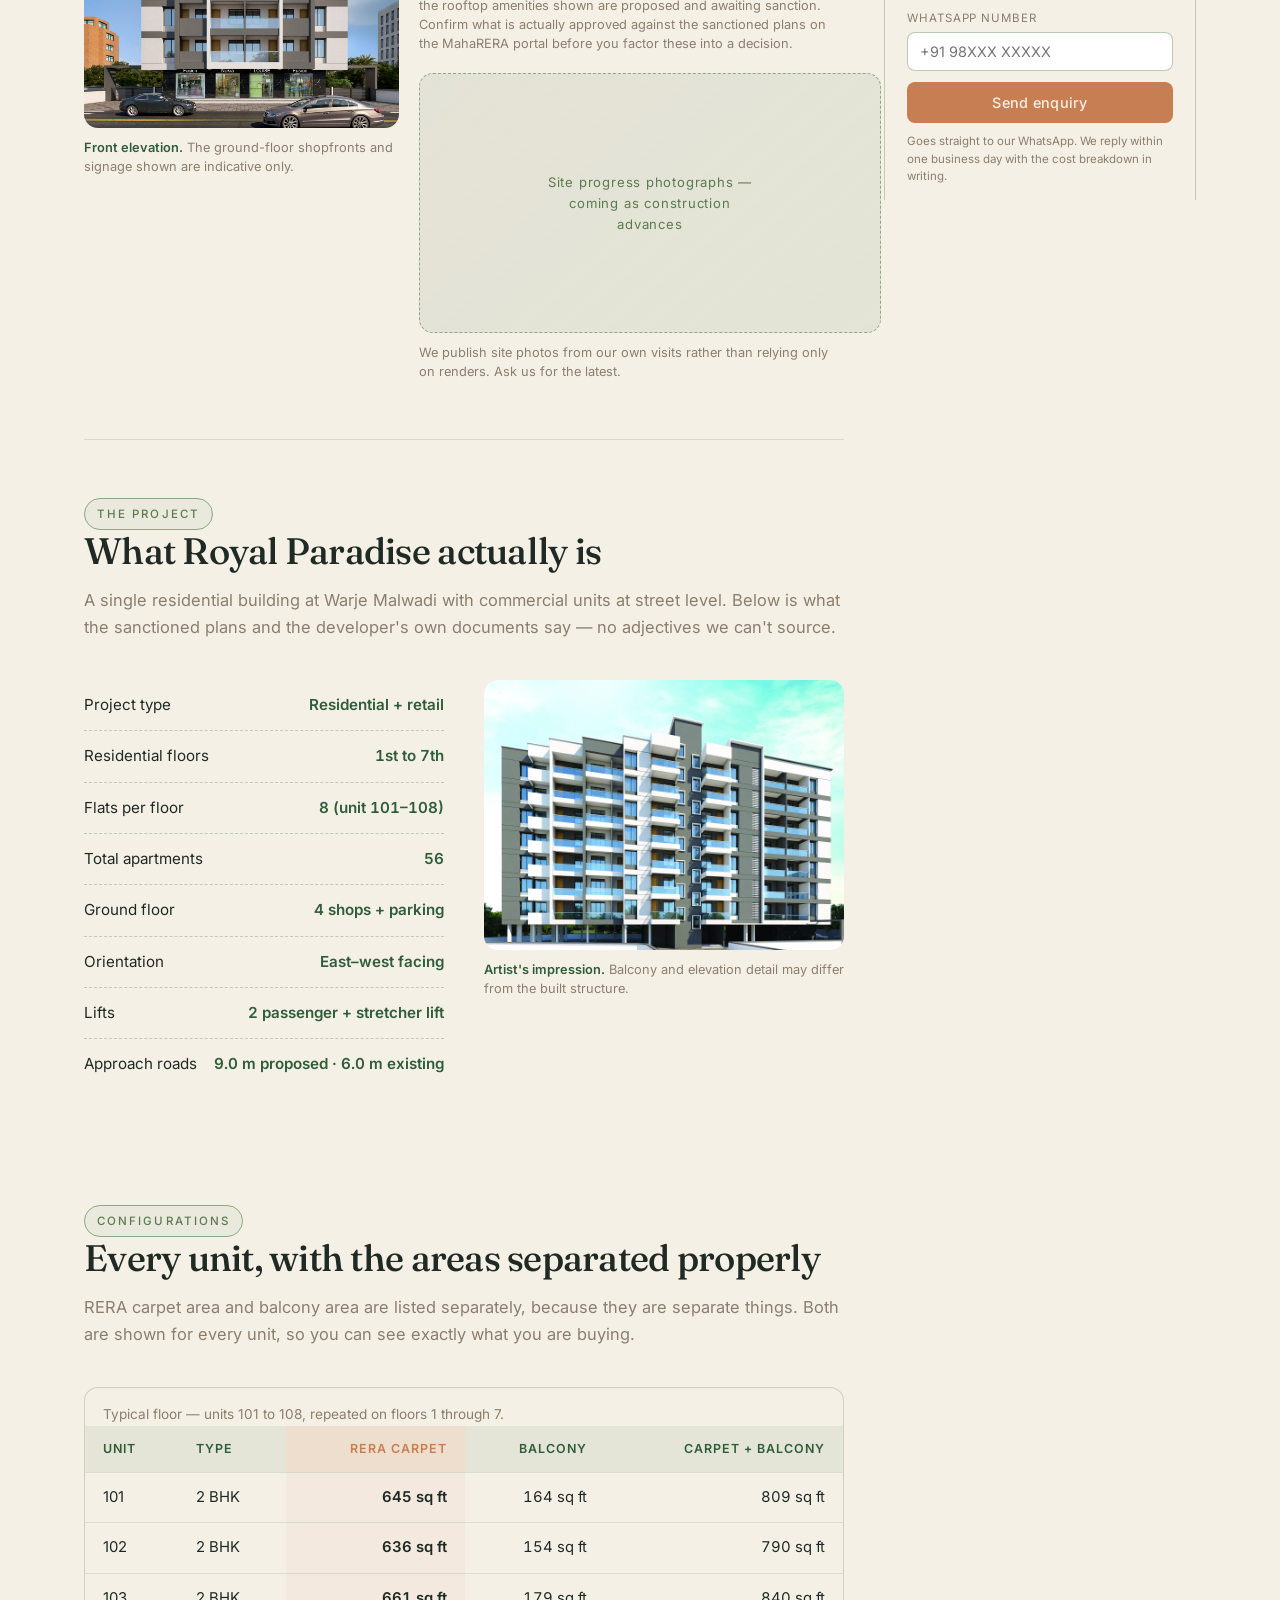
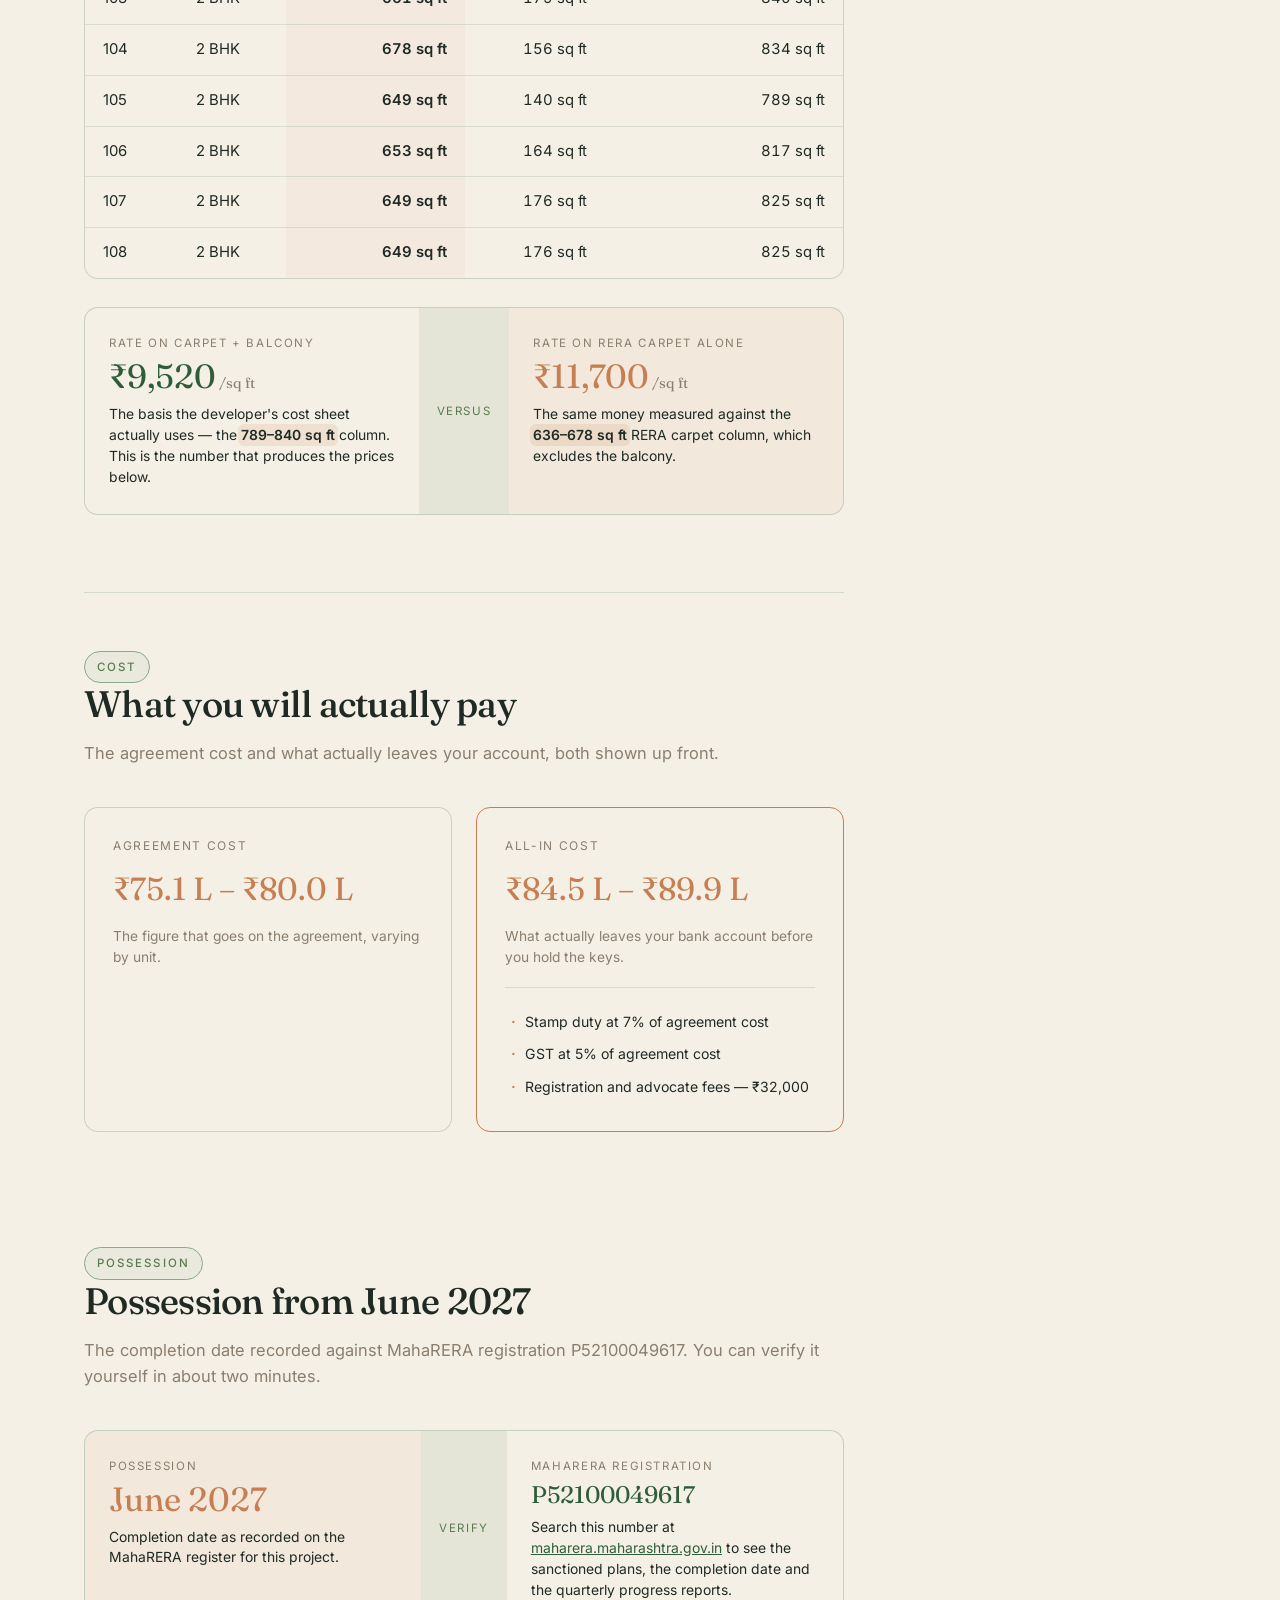
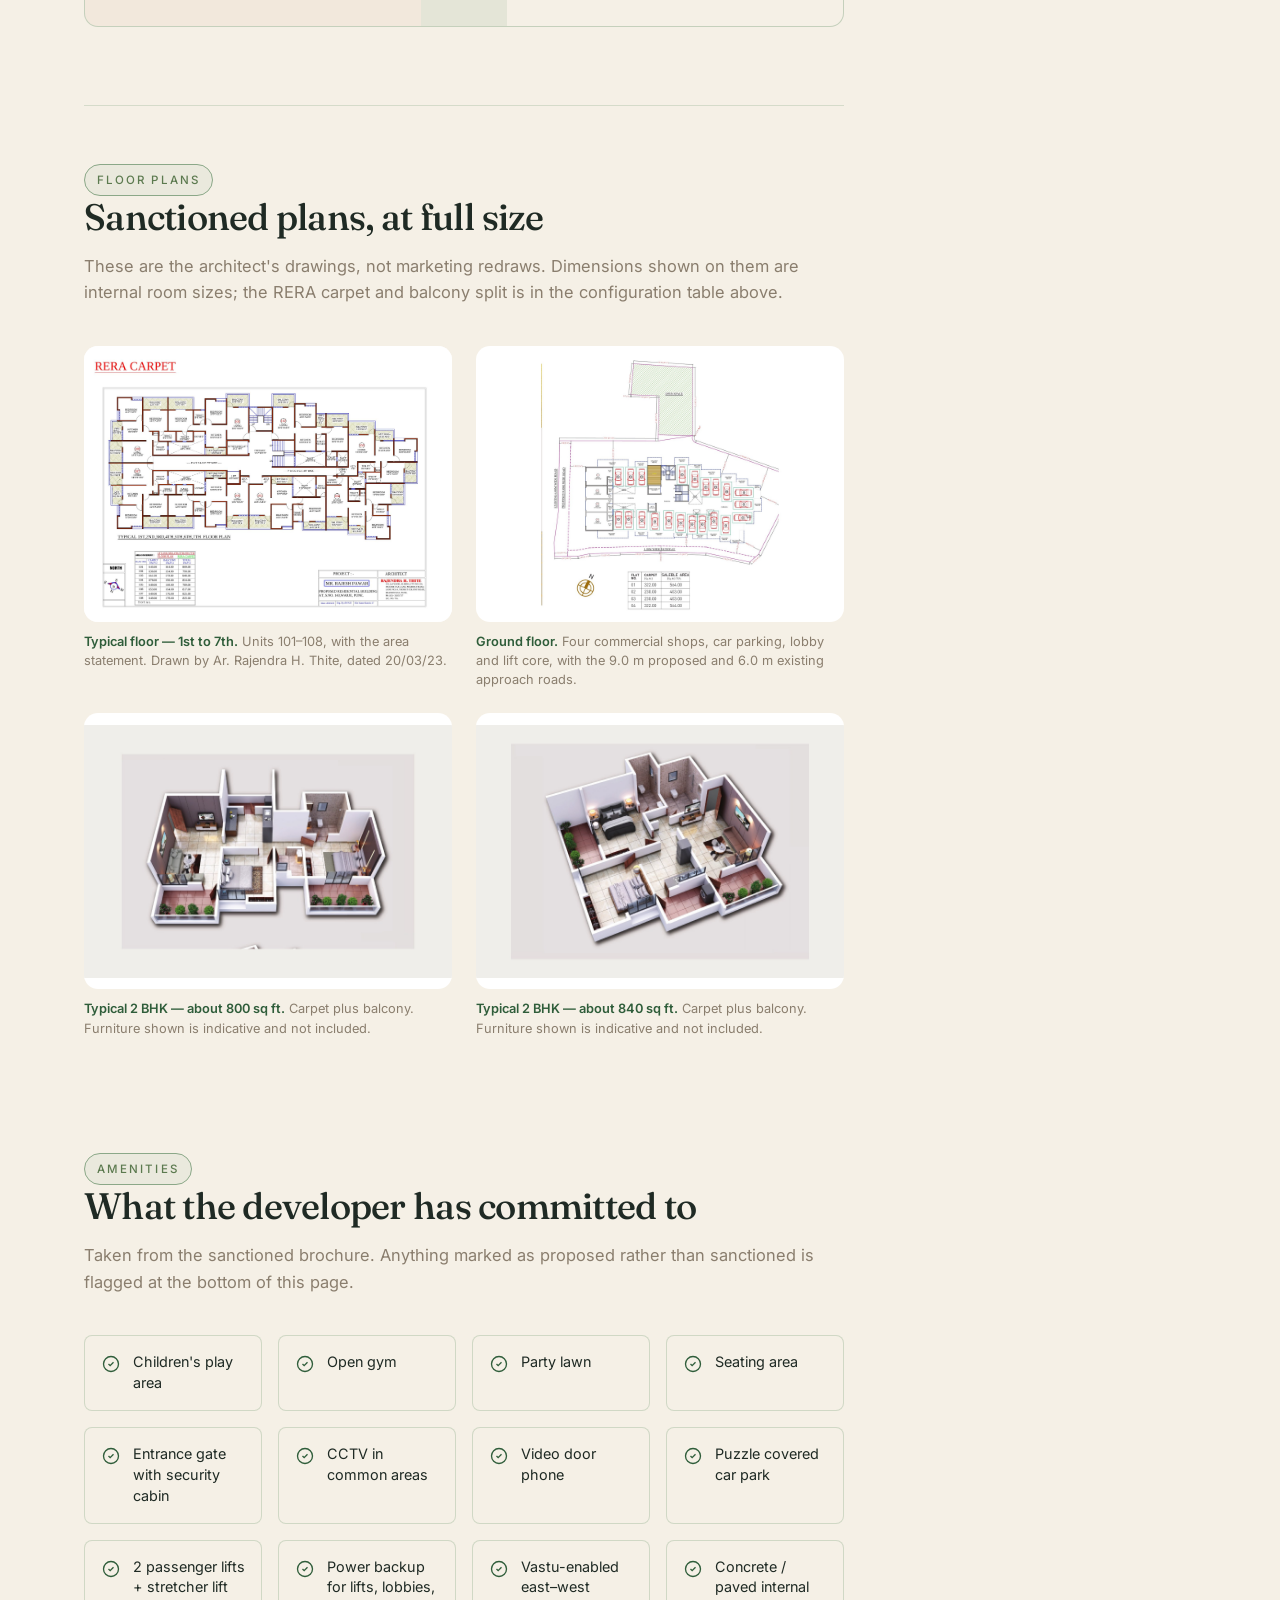
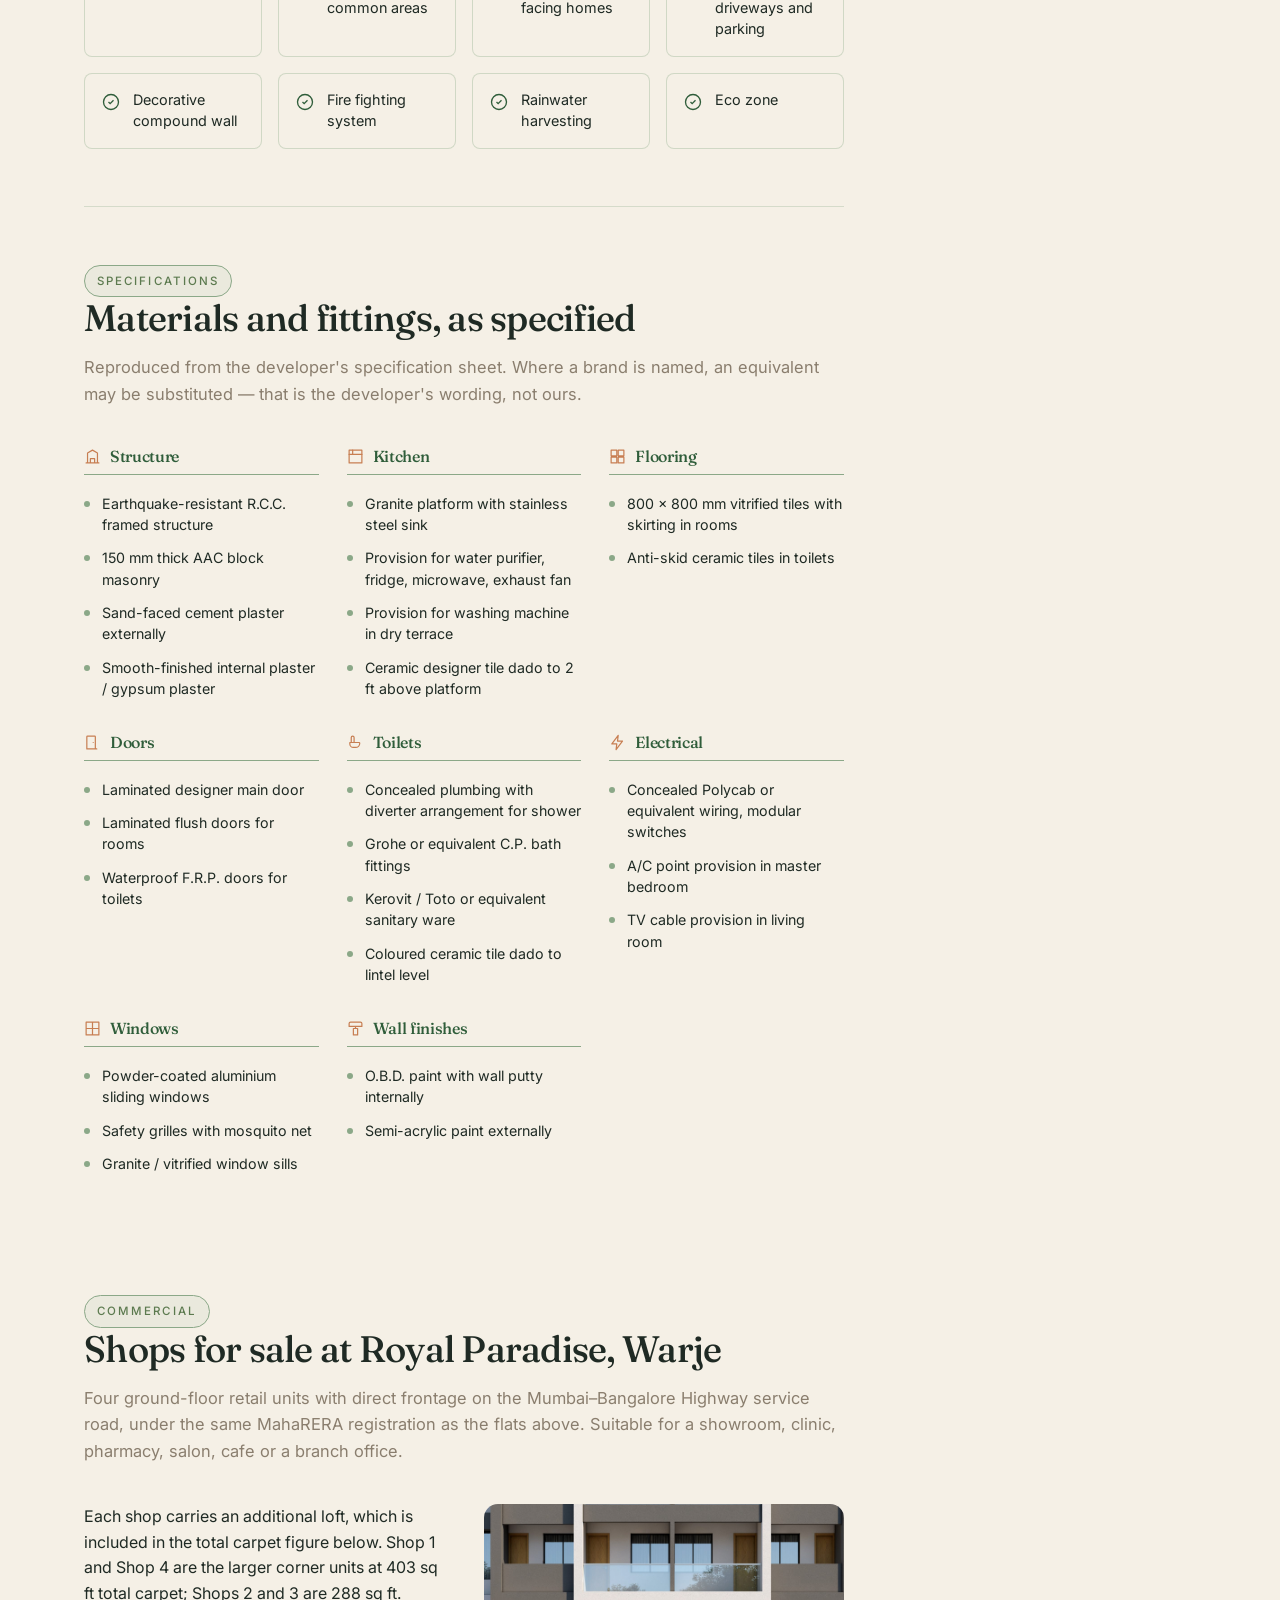
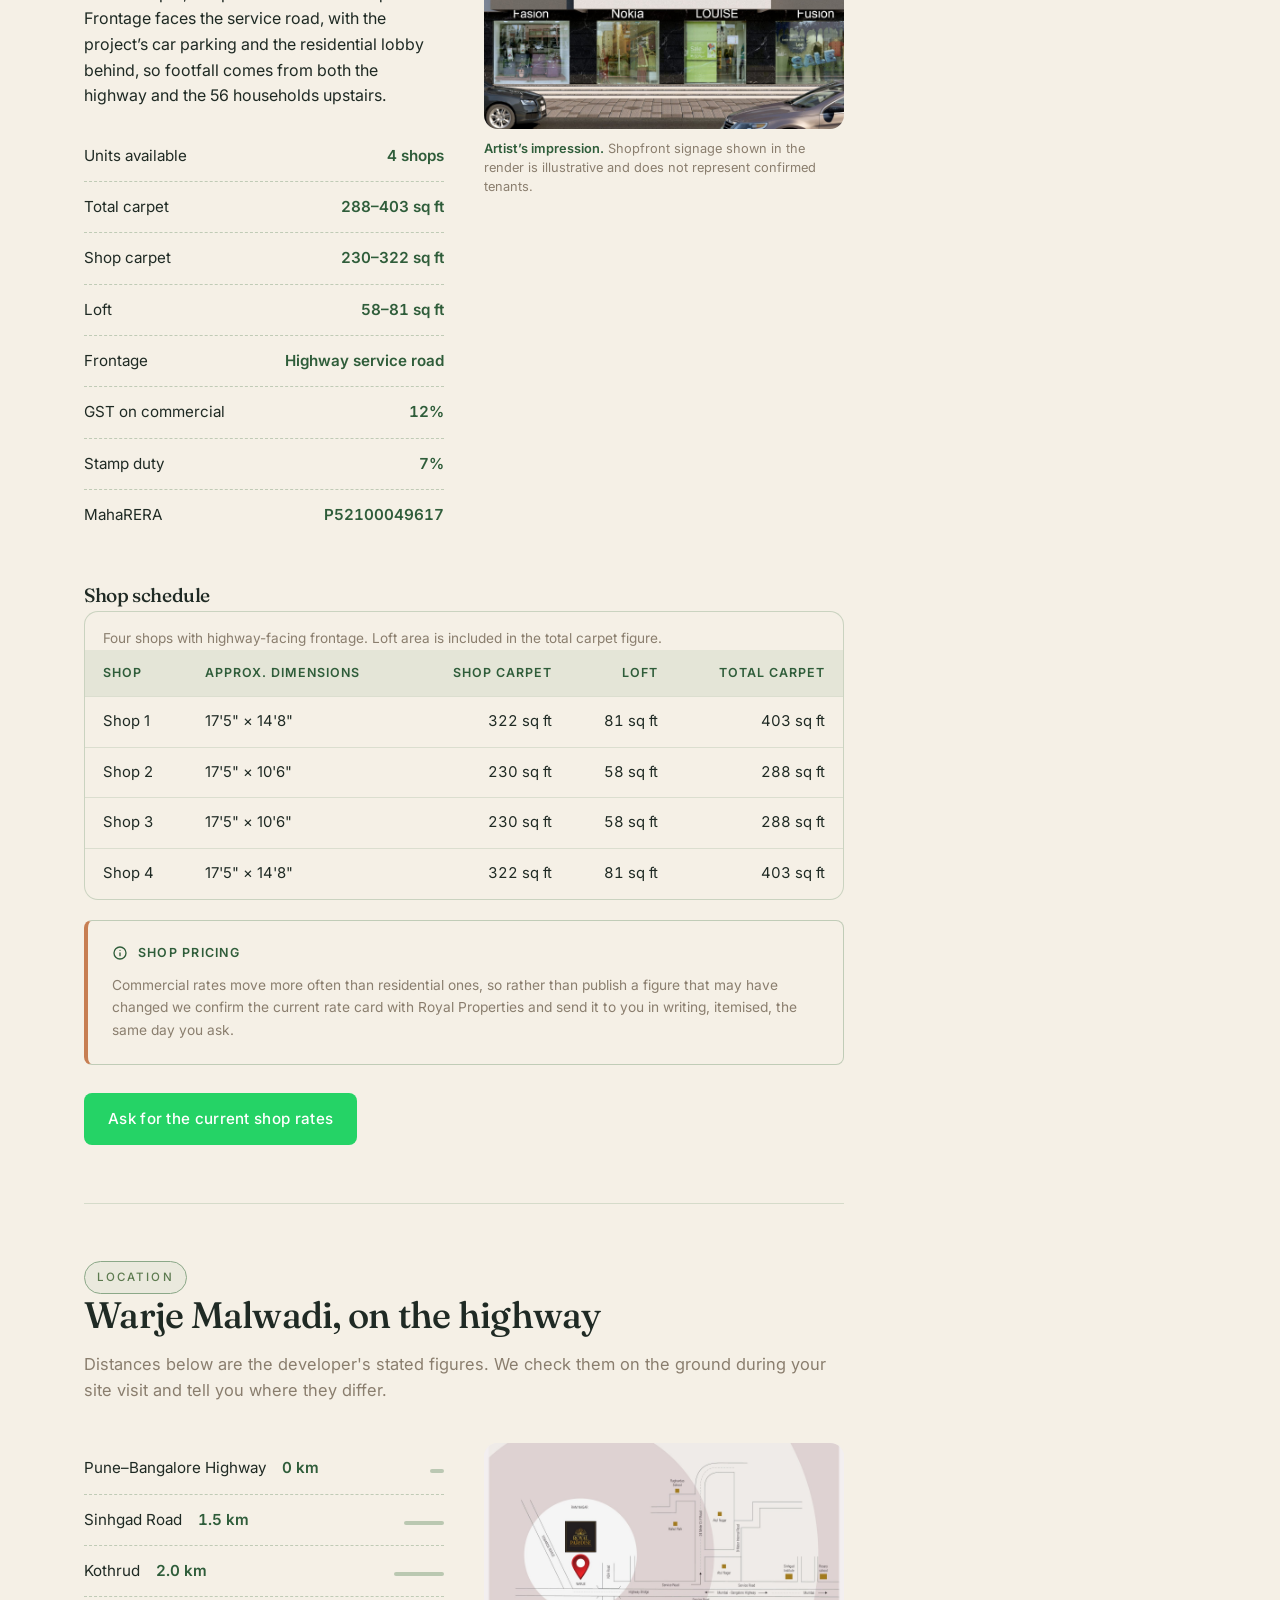
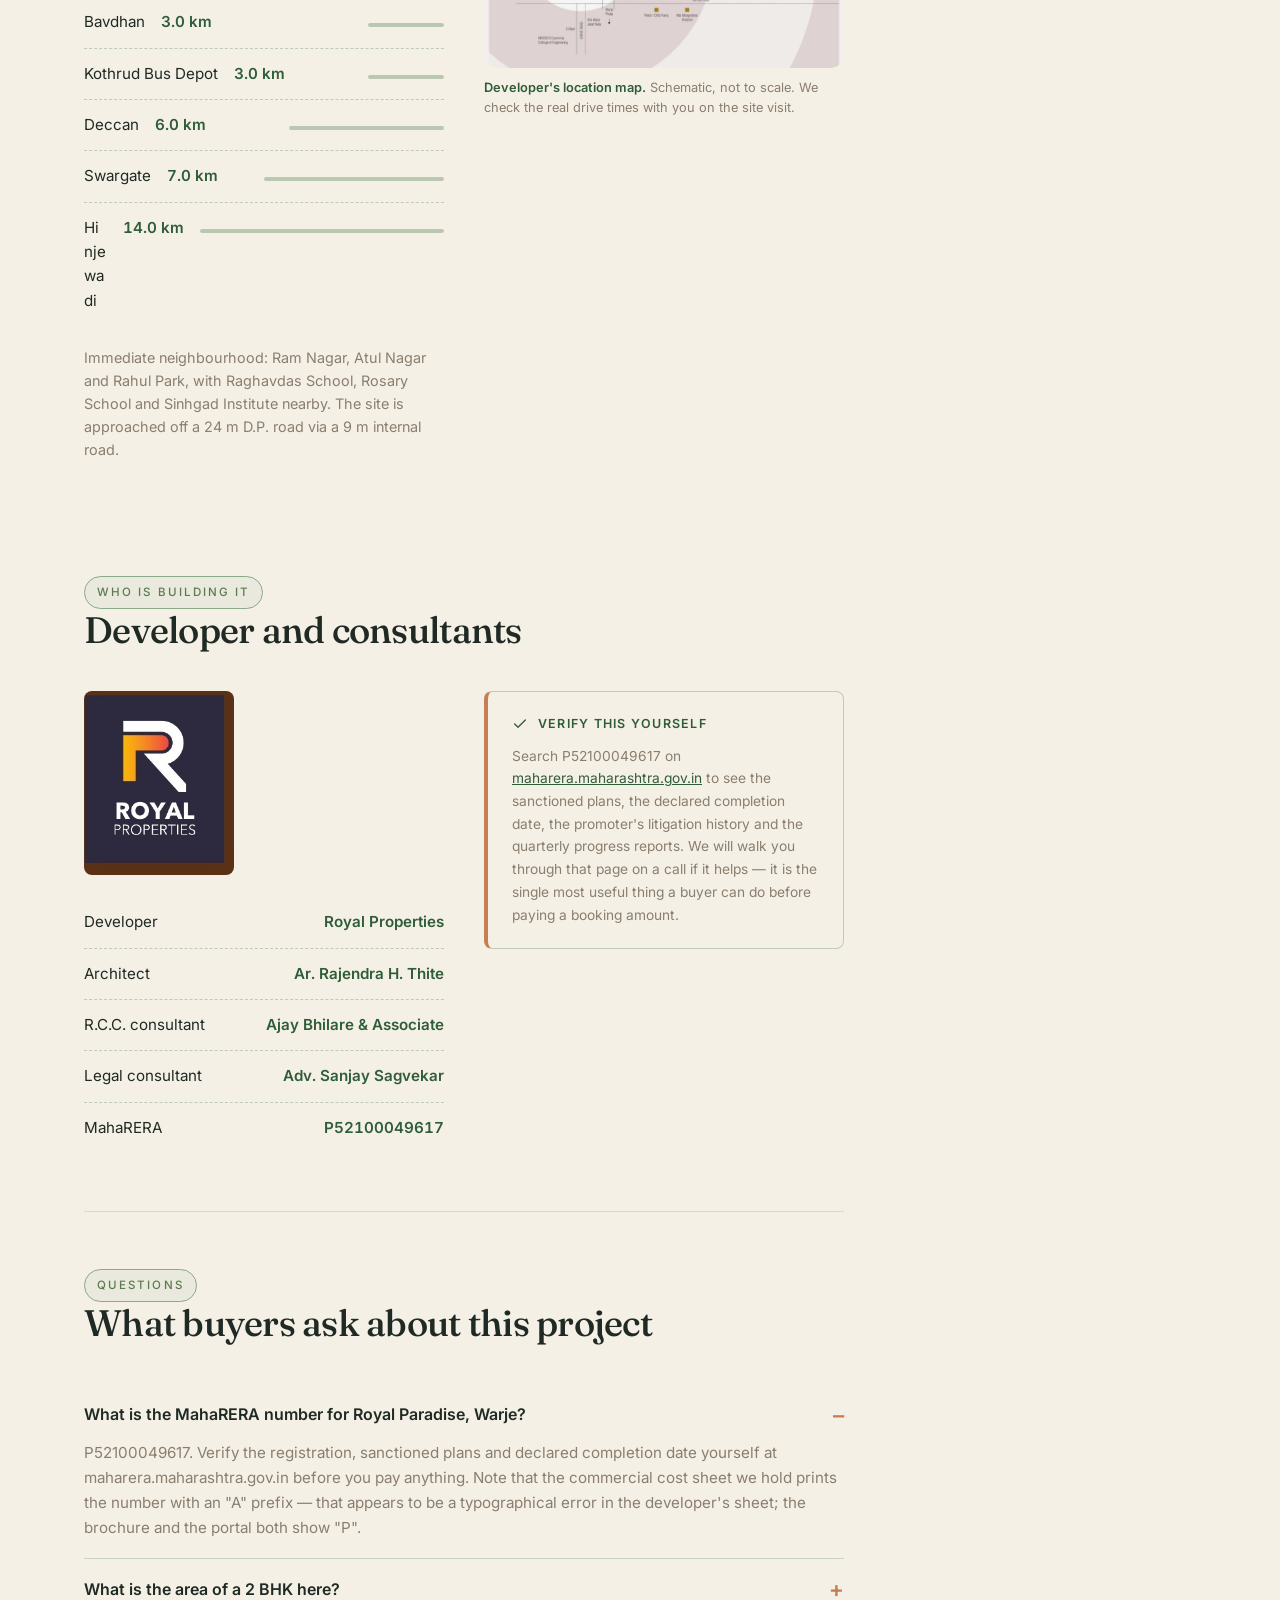
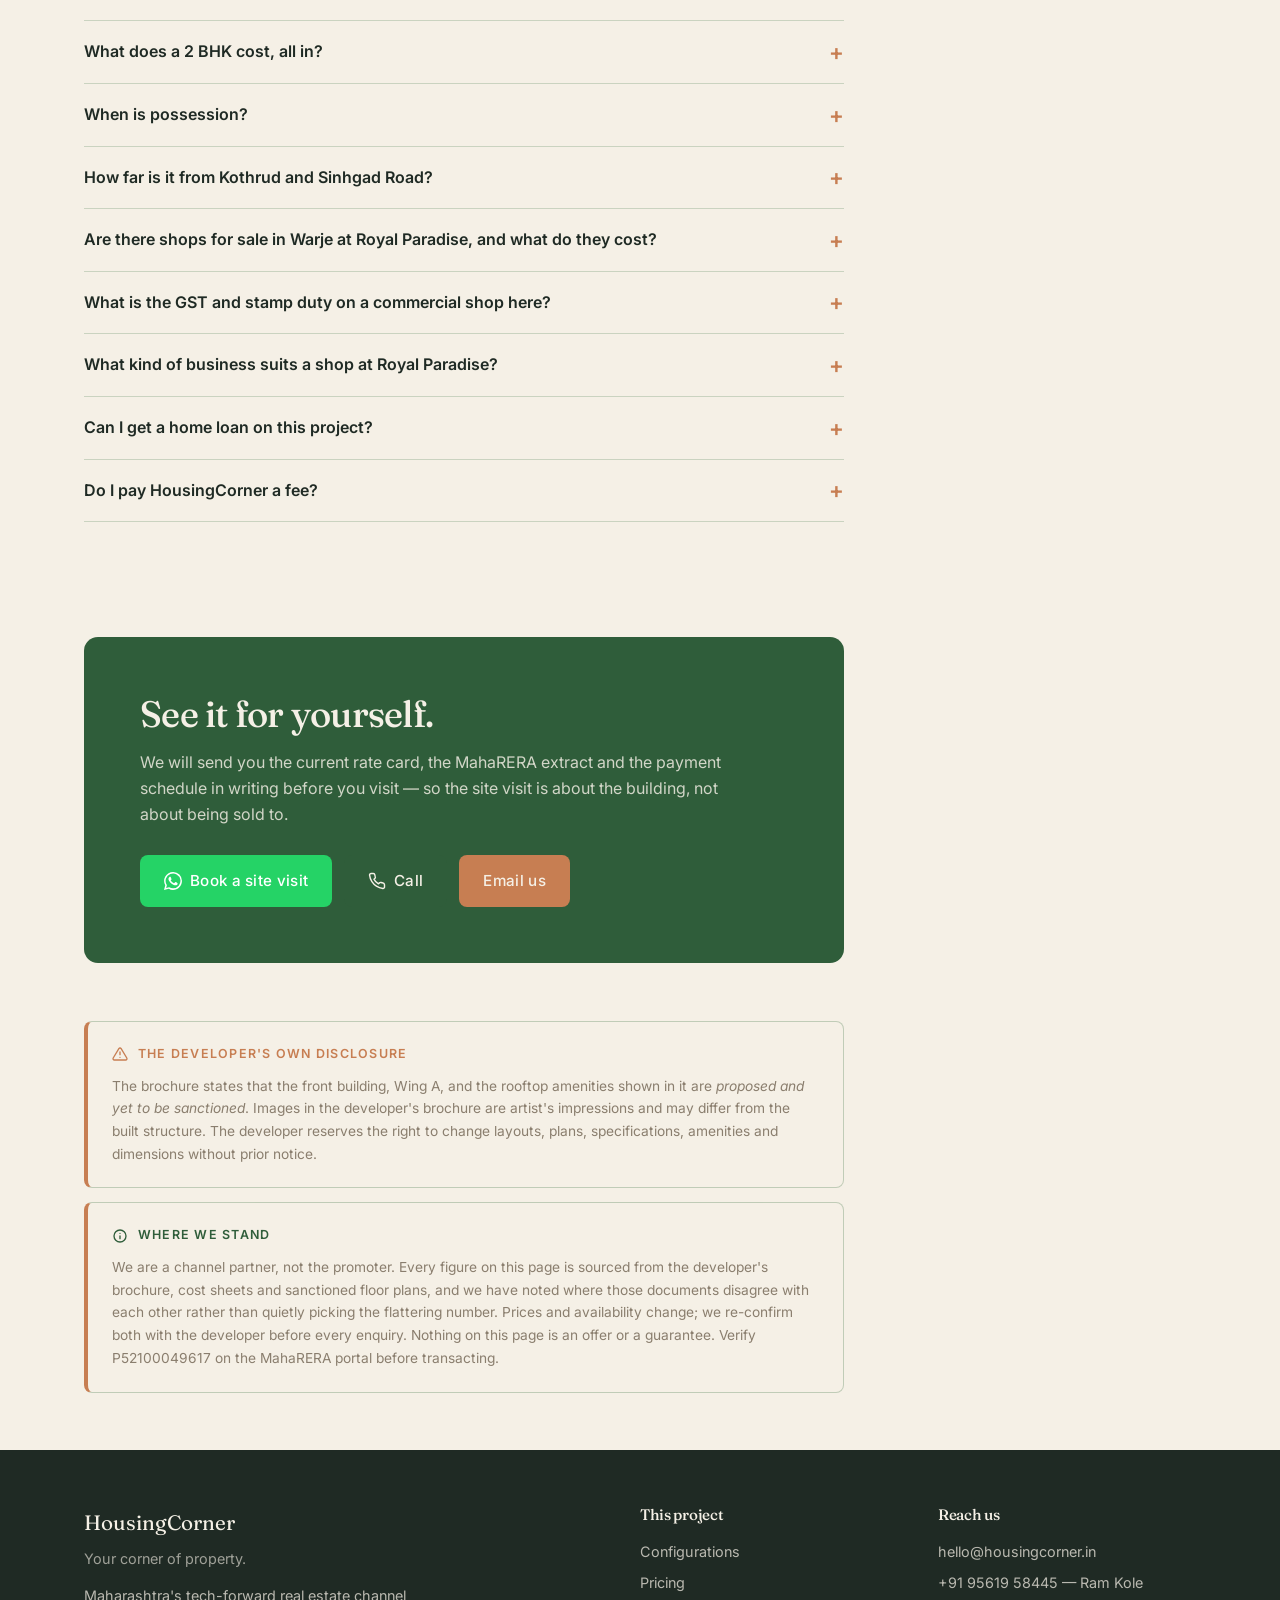
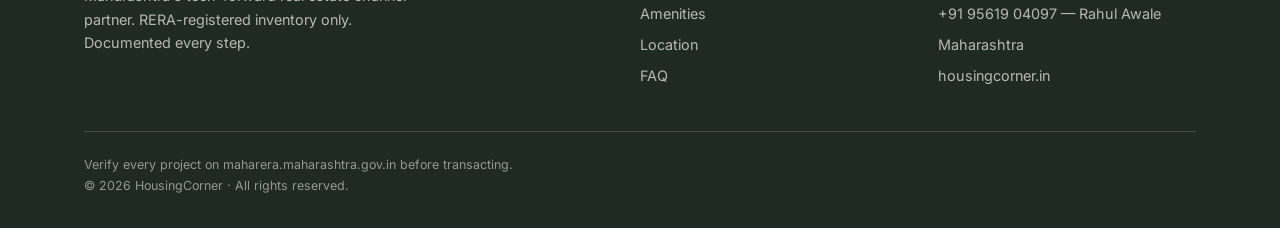
<file: projects/royal-paradise/index.html>
<!DOCTYPE html>
<html lang="en">
<head>
<meta charset="UTF-8">
<meta name="viewport" content="width=device-width, initial-scale=1.0">

<title>Royal Paradise, Warje Pune — 2 BHK Flats &amp; Shops | Price, Floor Plans, Possession Jun 2027</title>
<meta name="description" content="Royal Paradise, Warje Pune. 2 BHK of 800–840 sq ft from ₹75.1 L (₹84.5 L all-in). 4 shops. Possession Jun 2027. MahaRERA P52100049617.">
<meta name="theme-color" content="#2F5D3A">
<meta name="robots" content="index, follow, max-image-preview:large">
<link rel="canonical" href="https://www.housingcorner.in/projects/royal-paradise/">

<!-- Open Graph -->
<meta property="og:site_name" content="HousingCorner">
<meta property="og:title" content="Royal Paradise, Warje — 2 BHK homes on the Pune–Bangalore Highway">
<meta property="og:description" content="2 BHK homes of 800–840 sq ft from ₹75.1 L, ₹84.5 L all-in including stamp duty, GST and registration. Four ground-floor shops. Possession Jun 2027. MahaRERA P52100049617.">
<meta property="og:type" content="website">
<meta property="og:locale" content="en_IN">
<meta property="og:url" content="https://www.housingcorner.in/projects/royal-paradise/">
<meta property="og:image" content="https://www.housingcorner.in/projects/royal-paradise/og-royal-paradise.png">
<meta property="og:image:type" content="image/png">
<meta property="og:image:width" content="1200">
<meta property="og:image:height" content="630">
<meta property="og:image:alt" content="Royal Paradise, Warje Malwadi, Pune — 2 BHK homes, MahaRERA P52100049617">

<!-- Twitter / X -->
<meta name="twitter:card" content="summary_large_image">
<meta name="twitter:title" content="Royal Paradise, Warje — 2 BHK homes from ₹75.1 L">
<meta name="twitter:description" content="2 BHK at Warje Malwadi, Pune. ₹75.1 L agreement, ₹84.5 L all-in. Possession Jun 2027. MahaRERA P52100049617.">
<meta name="twitter:image" content="https://www.housingcorner.in/projects/royal-paradise/og-royal-paradise.png">

<!-- Favicons. Real files, not a data URI: Googlebot-Image has to be able to
     crawl the favicon, and it cannot crawl an inline data URI. Google reads
     these from the home page only, but keeping them identical everywhere
     means browsers never re-fetch a different icon between pages. -->
<link rel="icon" href="../../favicon.ico" sizes="any">
<link rel="icon" type="image/svg+xml" href="../../favicon.svg">
<link rel="icon" type="image/png" sizes="48x48" href="../../favicon-48.png">
<link rel="icon" type="image/png" sizes="96x96" href="../../favicon-96.png">
<link rel="icon" type="image/png" sizes="192x192" href="../../favicon-192.png">
<!-- iOS ignores SVG favicons entirely; this is what a home-screen shortcut uses. -->
<link rel="apple-touch-icon" sizes="180x180" href="../../apple-touch-icon.png">

<link rel="preconnect" href="https://fonts.googleapis.com">
<link rel="preconnect" href="https://fonts.gstatic.com" crossorigin>
<link href="https://fonts.googleapis.com/css2?family=Fraunces:opsz,wght@9..144,400..600&family=Inter:wght@400;500;600&display=swap" rel="stylesheet">
<link rel="stylesheet" href="../project.css">

<!-- ===========================================================
     Structured data
     =========================================================== -->
<script type="application/ld+json">
{
  "@context": "https://schema.org",
  "@graph": [
    {
      "@type": "BreadcrumbList",
      "itemListElement": [
        {
          "@type": "ListItem",
          "position": 1,
          "name": "Home",
          "item": "https://www.housingcorner.in/"
        },
        {
          "@type": "ListItem",
          "position": 2,
          "name": "Projects",
          "item": "https://www.housingcorner.in/projects/"
        },
        {
          "@type": "ListItem",
          "position": 3,
          "name": "Royal Paradise, Warje"
        }
      ]
    },
    {
      "@type": "ApartmentComplex",
      "@id": "https://www.housingcorner.in/projects/royal-paradise/#project",
      "name": "Royal Paradise",
      "alternateName": "2 BHK Royal Homes, Warje",
      "url": "https://www.housingcorner.in/projects/royal-paradise/",
      "image": "https://www.housingcorner.in/projects/royal-paradise/og-royal-paradise.png",
      "description": "Royal Paradise is a residential and commercial project at S.No. 143/4(Part), Warje Malwadi, Pune 411058, registered with MahaRERA under P52100049617. It comprises 2 BHK apartments across floors one to seven and four ground-floor retail shops, with possession from June 2027.",
      "numberOfAvailableAccommodationUnits": 56,
      "petsAllowed": false,
      "address": {
        "@type": "PostalAddress",
        "streetAddress": "S.No. 143/4 (Part), Warje Malwadi, near Warje Bridge",
        "addressLocality": "Pune",
        "addressRegion": "Maharashtra",
        "postalCode": "411058",
        "addressCountry": "IN"
      },
      "amenityFeature": [
        {
          "@type": "LocationFeatureSpecification",
          "name": "Children's play area",
          "value": true
        },
        {
          "@type": "LocationFeatureSpecification",
          "name": "Open gym",
          "value": true
        },
        {
          "@type": "LocationFeatureSpecification",
          "name": "Party lawn",
          "value": true
        },
        {
          "@type": "LocationFeatureSpecification",
          "name": "Puzzle covered car park",
          "value": true
        },
        {
          "@type": "LocationFeatureSpecification",
          "name": "CCTV in common areas",
          "value": true
        },
        {
          "@type": "LocationFeatureSpecification",
          "name": "Video door phone",
          "value": true
        },
        {
          "@type": "LocationFeatureSpecification",
          "name": "Two passenger lifts",
          "value": true
        },
        {
          "@type": "LocationFeatureSpecification",
          "name": "Power backup for lifts, lobbies and common areas",
          "value": true
        },
        {
          "@type": "LocationFeatureSpecification",
          "name": "Rainwater harvesting",
          "value": true
        },
        {
          "@type": "LocationFeatureSpecification",
          "name": "Fire fighting system",
          "value": true
        },
        {
          "@type": "LocationFeatureSpecification",
          "name": "Entrance gate with security cabin",
          "value": true
        }
      ],
      "additionalProperty": [
        {
          "@type": "PropertyValue",
          "name": "MahaRERA registration number",
          "value": "P52100049617"
        },
        {
          "@type": "PropertyValue",
          "name": "Possession",
          "value": "June 2027"
        }
      ]
    },
    {
      "@type": "Product",
      "name": "2 BHK apartment at Royal Paradise, Warje, Pune",
      "description": "2 BHK apartments of 800 to 840 sq ft (RERA carpet 636–678 sq ft plus balcony 140–179 sq ft), on floors one to seven. MahaRERA P52100049617.",
      "category": "Residential apartment",
      "brand": {
        "@type": "Organization",
        "name": "Royal Properties"
      },
      "offers": {
        "@type": "AggregateOffer",
        "priceCurrency": "INR",
        "lowPrice": "7514000",
        "highPrice": "7996800",
        "offerCount": 56,
        "availability": "https://schema.org/InStock",
        "seller": {
          "@type": "RealEstateAgent",
          "name": "HousingCorner",
          "url": "https://www.housingcorner.in/"
        },
        "availabilityStarts": "2027-06-29"
      },
      "releaseDate": "2027-06-29"
    },
    {
      "@type": "Product",
      "name": "Commercial shop for sale at Royal Paradise, Warje, Pune",
      "description": "Ground-floor retail units of 230 to 322 sq ft shop carpet plus a 58 to 81 sq ft loft, giving 288 to 403 sq ft total carpet. Four units with frontage on the Mumbai-Bangalore Highway service road. MahaRERA P52100049617.",
      "category": "Commercial retail unit",
      "brand": {
        "@type": "Organization",
        "name": "Royal Properties"
      },
      "offers": {
        "@type": "Offer",
        "priceCurrency": "INR",
        "availability": "https://schema.org/InStock",
        "itemCondition": "https://schema.org/NewCondition",
        "priceSpecification": {
          "@type": "PriceSpecification",
          "priceCurrency": "INR",
          "valueAddedTaxIncluded": false,
          "description": "Price on request. The developer's published rate card expired in September 2025 and contains a transposition error, so HousingCorner re-confirms the current rate before quoting."
        },
        "seller": {
          "@type": "RealEstateAgent",
          "name": "HousingCorner",
          "url": "https://www.housingcorner.in/"
        }
      }
    },
    {
      "@type": "FAQPage",
      "mainEntity": [
        {
          "@type": "Question",
          "name": "What is the MahaRERA number for Royal Paradise, Warje?",
          "acceptedAnswer": {
            "@type": "Answer",
            "text": "P52100049617. Verify the registration, sanctioned plans and declared completion date yourself at maharera.maharashtra.gov.in before you pay anything. Note that the commercial cost sheet we hold prints the number with an \"A\" prefix — that appears to be a typographical error in the developer's sheet; the brochure and the portal both show \"P\"."
          }
        },
        {
          "@type": "Question",
          "name": "What is the area of a 2 BHK here?",
          "acceptedAnswer": {
            "@type": "Answer",
            "text": "800 to 840 sq ft depending on the unit. That figure is RERA carpet plus balcony, which is the basis the developer's cost sheet prices on and the number quoted across listing sites. Broken down, RERA carpet alone is 636 to 678 sq ft and the balcony adds a further 140 to 179 sq ft. Every unit is listed individually with both figures in the configuration table above."
          }
        },
        {
          "@type": "Question",
          "name": "What does a 2 BHK cost, all in?",
          "acceptedAnswer": {
            "@type": "Answer",
            "text": "Agreement cost runs from roughly ₹75.1 lakh to ₹80.0 lakh by unit. Add 7% stamp duty, 5% GST and ₹32,000 registration, and the all-in figure is approximately ₹84.5 lakh to ₹89.9 lakh. Common maintenance of about ₹80,000 covering roughly 24 months is payable separately at possession."
          }
        },
        {
          "@type": "Question",
          "name": "When is possession?",
          "acceptedAnswer": {
            "@type": "Answer",
            "text": "June 2027, as recorded against MahaRERA registration P52100049617. You can confirm it yourself by searching that number at maharera.maharashtra.gov.in, where the completion date and the quarterly progress reports are both on the public record. We will walk you through that page on a call if it helps."
          }
        },
        {
          "@type": "Question",
          "name": "How far is it from Kothrud and Sinhgad Road?",
          "acceptedAnswer": {
            "@type": "Answer",
            "text": "The site fronts the Pune–Bangalore Highway. Sinhgad Road is 1.5 km, Kothrud 2 km, Bavdhan 3 km, Kothrud Bus Depot 3 km, Deccan 6 km, Swargate 7 km and Hinjewadi 14 km, per the developer's stated distances."
          }
        },
        {
          "@type": "Question",
          "name": "Are there shops for sale in Warje at Royal Paradise, and what do they cost?",
          "acceptedAnswer": {
            "@type": "Answer",
            "text": "Four shops sit on the ground floor with highway frontage, from 230 to 322 sq ft carpet plus a 58 to 81 sq ft loft. We are not publishing shop prices because the rate card we hold expired in September 2025 and contains a pricing error on two of the four units. Ask us and we will confirm the current rate with Royal Properties and send it to you in writing."
          }
        },
        {
          "@type": "Question",
          "name": "What is the GST and stamp duty on a commercial shop here?",
          "acceptedAnswer": {
            "@type": "Answer",
            "text": "Commercial units attract GST at 12%, against 5% on the residential flats in the same building — that gap surprises a lot of first-time commercial buyers. Stamp duty is 7% on both. Registration on the shops is ₹30,000, legal fees of ₹15,000 are payable at agreement, and the booking amount is ₹2,00,000."
          }
        },
        {
          "@type": "Question",
          "name": "What kind of business suits a shop at Royal Paradise?",
          "acceptedAnswer": {
            "@type": "Answer",
            "text": "The units are sized for a showroom, clinic, pharmacy, salon, cafe or a branch office. Footfall comes from two directions: frontage on the highway service road, and the 56 households on the seven residential floors directly above. Shops 1 and 4 are the larger corner units at 403 sq ft total carpet; Shops 2 and 3 are 288 sq ft."
          }
        },
        {
          "@type": "Question",
          "name": "Can I get a home loan on this project?",
          "acceptedAnswer": {
            "@type": "Answer",
            "text": "Yes. The developer works with a panel of lenders and their loan executives. If you would rather use your own bank, that is your right, but note the developer applies a ₹30,000 administration charge for loans arranged outside their panel. We will coordinate either route and we do not lend, underwrite or collect EMIs ourselves."
          }
        },
        {
          "@type": "Question",
          "name": "Do I pay HousingCorner a fee?",
          "acceptedAnswer": {
            "@type": "Answer",
            "text": "No. We are compensated by the developer once a transaction is registered. You pay exactly what you would pay walking into the developer's office directly."
          }
        }
      ]
    }
  ]
}
</script>
</head>
<body>

<!-- =========================== NAV =========================== -->
<div class="stickyhead">
<nav class="nav">
  <div class="nav__inner">
    <a class="nav__brand" href="../../index.html" aria-label="HousingCorner home">
      <svg viewBox="0 0 260 260" aria-hidden="true">
        <path d="M 58 220 L 58 128 Q 58 120 64 114 L 124 56 Q 130 50 136 56 L 196 114 Q 202 120 202 128 L 202 220 Q 202 226 196 226 L 64 226 Q 58 226 58 220 Z" fill="#2F5D3A"/>
        <circle cx="130" cy="158" r="13" fill="#F5F0E6"/>
        <path d="M 118 168 Q 118 164 122 164 L 138 164 Q 142 164 142 168 L 142 220 L 118 220 Z" fill="#F5F0E6"/>
        <path d="M 130 64 Q 130 38 152 32 Q 150 52 138 60 Q 134 62 130 64 Z" fill="#8BA888"/>
        <path d="M 130 70 L 130 64" stroke="#8BA888" stroke-width="3" stroke-linecap="round"/>
        <path d="M 196 114 L 202 128 L 188 128 Z" fill="#C77E52"/>
      </svg>
      <span class="nav__brand-text">HousingCorner</span>
    </a>
    <div class="nav__links">
      <a href="#enquire" class="btn btn--primary" style="padding:10px 18px;">Book a site visit</a>
    </div>
  </div>
</nav>

<nav class="chipnav" aria-label="Sections">
  <div class="chipnav__scroll">
    <a href="#gallery">Gallery</a>
    <a href="#overview">Overview</a>
    <a href="#configurations">Flats</a>
    <a href="#pricing">Pricing</a>
    <a href="#possession">Possession</a>
    <a href="#floor-plans">Floor plans</a>
    <a href="#amenities">Amenities</a>
    <a href="#retail">Shops</a>
    <a href="#location">Location</a>
    <a href="#faq">FAQ</a>
  </div>
</nav>
</div>

<div class="container">
  <nav class="crumbs" aria-label="Breadcrumb">
    <ol>
      <li><a href="../../index.html">Home</a></li>
      <li><a href="../../index.html#properties">Projects</a></li>
      <li aria-current="page">Royal Paradise, Warje</li>
    </ol>
  </nav>
</div>

<!-- =========================== HERO =========================== -->
<section class="phero">
  <div class="container">
    <div class="phero__grid">
      <div>
        <div class="phero__logo">
          <img src="project-logo.jpg" alt="Royal Paradise — 2 BHK Royal Homes, near Warje Bridge" width="729" height="868" loading="eager">
        </div>
        <span class="eyebrow">Residential + Commercial · Pune</span>
        <h1>Royal Paradise, Warje Malwadi</h1>
        <div class="phero__loc">S.No. 143/4 (Part), near Warje Bridge, Pune 411058</div>

        <p class="phero__lede">
          2 BHK homes on floors one to seven, with four retail shops at ground level and
          direct frontage on the Pune–Bangalore Highway. East–west facing, Vastu-planned,
          eight flats to a floor.
        </p>

        <div class="phero__cta">
          <a class="btn btn--whatsapp" href="https://wa.me/919561904097?text=Hi%20HousingCorner%2C%20I%27d%20like%20to%20book%20a%20site%20visit%20for%20Royal%20Paradise%20%28Warje%2C%20Pune%29%20%E2%80%94%20MahaRERA%20P52100049617." target="_blank" rel="noopener"><svg width="18" height="18" viewBox="0 0 24 24" fill="currentColor" aria-hidden="true"><path d="M20.52 3.48A11.78 11.78 0 0 0 12 0a11.9 11.9 0 0 0-10.3 17.8L0 24l6.38-1.66A11.9 11.9 0 0 0 12 24c6.6 0 11.94-5.34 11.94-11.94a11.85 11.85 0 0 0-3.42-8.58zM12 21.8a9.82 9.82 0 0 1-5-1.4l-.36-.22-3.78 1 1-3.68-.24-.38A9.9 9.9 0 1 1 12 21.8zm5.44-7.36c-.3-.15-1.76-.87-2.04-.97-.27-.1-.47-.15-.67.15s-.77.97-.94 1.17c-.17.2-.35.22-.65.08-.3-.15-1.25-.46-2.38-1.47-.88-.78-1.48-1.75-1.65-2.05-.17-.3 0-.46.13-.6.14-.13.3-.35.45-.52.15-.18.2-.3.3-.5.1-.2.05-.37-.02-.52-.08-.15-.67-1.62-.92-2.22-.24-.58-.49-.5-.67-.51l-.57-.01c-.2 0-.52.07-.8.37-.27.3-1.05 1.02-1.05 2.5s1.08 2.9 1.23 3.1c.15.2 2.12 3.24 5.14 4.55.72.3 1.28.5 1.72.63.72.23 1.38.2 1.9.12.58-.08 1.76-.72 2.01-1.42.25-.7.25-1.3.17-1.42-.08-.13-.27-.2-.57-.35z"/></svg>Book a site visit</a>
          <a class="btn btn--ghost" href="#pricing">See the full cost</a>
        </div>

        <div class="phero__rera">MahaRERA <strong>P52100049617</strong></div>
      </div>

      <div>
        <div class="media media--hero" data-label="elevation.jpg">
          <img src="elevation.jpg" alt="Architectural render of Royal Paradise, Warje Malwadi, Pune, shown at dusk" width="1600" height="1200" loading="eager">
        </div>
        <p class="media-note"><b>Artist's impression.</b> From the developer's brochure — not a photograph of the completed building.</p>
      </div>
    </div>

    <div class="facts">
      <div class="fact"><svg class="fact__icon" width="22" height="22" viewBox="0 0 24 24" fill="none" stroke="currentColor" stroke-width="1.6" stroke-linecap="round" stroke-linejoin="round" aria-hidden="true"><path d="M3 8h18v8H3z"/><path d="M7 8v3M11 8v3M15 8v3M19 8v3"/></svg><strong>800–840 sq ft</strong><span>2 BHK · carpet plus balcony</span></div>
      <div class="fact"><svg class="fact__icon" width="22" height="22" viewBox="0 0 24 24" fill="none" stroke="currentColor" stroke-width="1.6" stroke-linecap="round" stroke-linejoin="round" aria-hidden="true"><path d="M6 3h12M6 8h12M16 3c0 5-4 5-4 5H6l7 8"/></svg><strong>₹75.1 L</strong><span>Agreement cost, from · ₹84.5 L all-in</span></div>
      <div class="fact"><svg class="fact__icon" width="22" height="22" viewBox="0 0 24 24" fill="none" stroke="currentColor" stroke-width="1.6" stroke-linecap="round" stroke-linejoin="round" aria-hidden="true"><path d="M12 3 2 8l10 5 10-5-10-5Z"/><path d="m2 14 10 5 10-5"/></svg><strong>Jun 2027</strong><span>Possession, per MahaRERA P52100049617</span></div>
      <div class="fact"><svg class="fact__icon" width="22" height="22" viewBox="0 0 24 24" fill="none" stroke="currentColor" stroke-width="1.6" stroke-linecap="round" stroke-linejoin="round" aria-hidden="true"><path d="M4 21 8 3M20 21 16 3M12 5v3M12 12v3M12 19v2"/></svg><strong>0 km</strong><span>Frontage on the Pune–Bangalore Highway</span></div>
    </div>
  </div>
</section>

<div class="layout">
  <div class="layout__main">
<!-- =========================== GALLERY =========================== -->
<section id="gallery">
  <div class="container">
    <div class="section-head">
      <span class="eyebrow">Gallery</span>
      <h2>The project, as drawn</h2>
      <p>
        Everything below comes from the developer's own brochure and sanctioned drawings. All of it is
        artist's impression rather than photography, and it is labelled that way — the building is under
        construction. We will add site photographs as we take them.
      </p>
    </div>

    <div class="gallery--mixed">
      <div>
        <div class="media media--portrait" data-label="front-elevation.jpg">
          <img src="front-elevation.jpg" alt="Front elevation of Royal Paradise showing seven residential floors above four ground-floor retail shops, Warje Malwadi, Pune" width="1200" height="1600" loading="lazy">
        </div>
        <p class="media-note"><b>Front elevation.</b> The ground-floor shopfronts and signage shown are indicative only.</p>
      </div>

      <div class="gallery__stack">
        <div>
          <div class="media media--wide" data-label="rooftop-amenities.jpg">
            <img src="rooftop-amenities.jpg" alt="Aerial render of the proposed rooftop amenity deck at Royal Paradise, showing children's play area, open gym, party lawn and seating" width="1600" height="900" loading="lazy">
          </div>
          <p class="media-note"><b>Proposed rooftop amenities — not yet sanctioned.</b> The developer's own brochure disclaimer states that the front building, Wing A, and the rooftop amenities shown are proposed and awaiting sanction. Confirm what is actually approved against the sanctioned plans on the MahaRERA portal before you factor these into a decision.</p>
        </div>

        <div>
          <div class="media media--wide media--empty" data-label="Site progress photographs — coming as construction advances"></div>
          <p class="media-note">We publish site photos from our own visits rather than relying only on renders. Ask us for the latest.</p>
        </div>
      </div>
    </div>
  </div>
</section>
<!-- =========================== OVERVIEW =========================== -->
<section class="alt" id="overview">
  <div class="container">
    <div class="section-head">
      <span class="eyebrow">The project</span>
      <h2>What Royal Paradise actually is</h2>
      <p>
        A single residential building at Warje Malwadi with commercial units at street level.
        Below is what the sanctioned plans and the developer's own documents say — no adjectives we can't source.
      </p>
    </div>

    <div class="conn">
      <div>
        <ul class="conn__list">
          <li><span>Project type</span> <b>Residential + retail</b></li>
          <li><span>Residential floors</span> <b>1st to 7th</b></li>
          <li><span>Flats per floor</span> <b>8 (unit 101–108)</b></li>
          <li><span>Total apartments</span> <b>56</b></li>
          <li><span>Ground floor</span> <b>4 shops + parking</b></li>
          <li><span>Orientation</span> <b>East–west facing</b></li>
          <li><span>Lifts</span> <b>2 passenger + stretcher lift</b></li>
          <li><span>Approach roads</span> <b>9.0 m proposed · 6.0 m existing</b></li>
        </ul>
      </div>
      <div>
        <div class="media media--hero" data-label="daylight-view.jpg">
          <img src="daylight-view.jpg" alt="Royal Paradise, Warje — three-quarter view of the building showing balconies across floors one to seven" width="1600" height="1200" loading="lazy">
        </div>
        <p class="media-note"><b>Artist's impression.</b> Balcony and elevation detail may differ from the built structure.</p>
      </div>
    </div>
  </div>
</section>
<!-- =========================== CONFIGURATIONS =========================== -->
<section id="configurations">
  <div class="container">
    <div class="section-head">
      <span class="eyebrow">Configurations</span>
      <h2>Every unit, with the areas separated properly</h2>
      <p>
        RERA carpet area and balcony area are listed separately, because they are separate things.
        Both are shown for every unit, so you can see exactly what you are buying.
      </p>
    </div>

    <div class="tablewrap">
      <table>
        <caption>Typical floor — units 101 to 108, repeated on floors 1 through 7.</caption>
        <thead>
          <tr>
            <th scope="col">Unit</th>
            <th scope="col">Type</th>
            <th scope="col" class="num" style="background: rgba(199,126,82,0.16); color: var(--terracotta);">RERA carpet</th>
            <th scope="col" class="num">Balcony</th>
            <th scope="col" class="num">Carpet + balcony</th>
          </tr>
        </thead>
        <tbody>
          <tr><td>101</td><td>2 BHK</td><td class="num" style="background: rgba(199,126,82,0.06); font-weight:600;">645 sq ft</td><td class="num">164 sq ft</td><td class="num">809 sq ft</td></tr>
          <tr><td>102</td><td>2 BHK</td><td class="num" style="background: rgba(199,126,82,0.06); font-weight:600;">636 sq ft</td><td class="num">154 sq ft</td><td class="num">790 sq ft</td></tr>
          <tr><td>103</td><td>2 BHK</td><td class="num" style="background: rgba(199,126,82,0.06); font-weight:600;">661 sq ft</td><td class="num">179 sq ft</td><td class="num">840 sq ft</td></tr>
          <tr><td>104</td><td>2 BHK</td><td class="num" style="background: rgba(199,126,82,0.06); font-weight:600;">678 sq ft</td><td class="num">156 sq ft</td><td class="num">834 sq ft</td></tr>
          <tr><td>105</td><td>2 BHK</td><td class="num" style="background: rgba(199,126,82,0.06); font-weight:600;">649 sq ft</td><td class="num">140 sq ft</td><td class="num">789 sq ft</td></tr>
          <tr><td>106</td><td>2 BHK</td><td class="num" style="background: rgba(199,126,82,0.06); font-weight:600;">653 sq ft</td><td class="num">164 sq ft</td><td class="num">817 sq ft</td></tr>
          <tr><td>107</td><td>2 BHK</td><td class="num" style="background: rgba(199,126,82,0.06); font-weight:600;">649 sq ft</td><td class="num">176 sq ft</td><td class="num">825 sq ft</td></tr>
          <tr><td>108</td><td>2 BHK</td><td class="num" style="background: rgba(199,126,82,0.06); font-weight:600;">649 sq ft</td><td class="num">176 sq ft</td><td class="num">825 sq ft</td></tr>
        </tbody>
      </table>
    </div>

    <div class="rates">
      <div class="rate">
        <div class="rate__label">Rate on carpet + balcony</div>
        <div class="rate__figure">₹9,520<span style="font-size:0.9rem; color:var(--stone);"> /sq ft</span></div>
        <p class="rate__basis">The basis the developer's cost sheet actually uses — the <span class="hl">789–840 sq ft</span> column. This is the number that produces the prices below.</p>
      </div>
      <div class="rate__vs">versus</div>
      <div class="rate rate--alt">
        <div class="rate__label">Rate on RERA carpet alone</div>
        <div class="rate__figure">₹11,700<span style="font-size:0.9rem; color:var(--stone);"> /sq ft</span></div>
        <p class="rate__basis">The same money measured against the <span class="hl">636–678 sq ft</span> RERA carpet column, which excludes the balcony.</p>
      </div>
    </div>

    </div>
</section>
<!-- =========================== PRICING =========================== -->
<section class="alt" id="pricing">
  <div class="container">
    <div class="section-head">
      <span class="eyebrow">Cost</span>
      <h2>What you will actually pay</h2>
      <p>
        The agreement cost and what actually leaves your account, both shown up front.
      </p>
    </div>

    <div class="price">
      <div class="price__card">
        <div class="price__label">Agreement cost</div>
        <div class="price__figure">₹75.1 L – ₹80.0 L</div>
        <p class="price__note">
          The figure that goes on the agreement, varying by unit.
        </p>
      </div>
      <div class="price__card" style="border-color: var(--terracotta);">
        <div class="price__label">All-in cost</div>
        <div class="price__figure">₹84.5 L – ₹89.9 L</div>
        <p class="price__note">
          What actually leaves your bank account before you hold the keys.
        </p>
        <ul class="price__list">
          <li>Stamp duty at 7% of agreement cost</li>
          <li>GST at 5% of agreement cost</li>
          <li>Registration and advocate fees — ₹32,000</li>
        </ul>
      </div>
    </div>

    </div>
</section>
<!-- =========================== POSSESSION =========================== -->
<section id="possession">
  <div class="container">
    <div class="section-head">
      <span class="eyebrow">Possession</span>
      <h2>Possession from June 2027</h2>
      <p>
        The completion date recorded against MahaRERA registration P52100049617.
        You can verify it yourself in about two minutes.
      </p>
    </div>

    <div class="rates">
      <div class="rate rate--alt">
        <div class="rate__label">Possession</div>
        <div class="rate__figure">June 2027</div>
        <p class="rate__basis">Completion date as recorded on the MahaRERA register for this project.</p>
      </div>
      <div class="rate__vs">verify</div>
      <div class="rate">
        <div class="rate__label">MahaRERA registration</div>
        <div class="rate__figure" style="font-size:1.5rem;">P52100049617</div>
        <p class="rate__basis">Search this number at
          <a href="https://maharera.maharashtra.gov.in" target="_blank" rel="noopener" style="color:var(--forest); text-decoration:underline;">maharera.maharashtra.gov.in</a>
          to see the sanctioned plans, the completion date and the quarterly progress reports.</p>
      </div>
    </div>
  </div>
</section>
<!-- =========================== FLOOR PLANS =========================== -->
<section class="alt" id="floor-plans">
  <div class="container">
    <div class="section-head">
      <span class="eyebrow">Floor plans</span>
      <h2>Sanctioned plans, at full size</h2>
      <p>
        These are the architect's drawings, not marketing redraws. Dimensions shown on them are internal
        room sizes; the RERA carpet and balcony split is in the configuration table above.
      </p>
    </div>

    <div class="plangrid">
      <div>
        <div class="media media--plan" data-label="floor-plan-typical.jpg">
          <img src="floor-plan-typical.jpg" alt="Architect's typical floor plan for floors one to seven at Royal Paradise, Warje, showing units 101 to 108 with RERA carpet areas" width="1800" height="1350" loading="lazy">
        </div>
        <p class="media-note"><b>Typical floor — 1st to 7th.</b> Units 101–108, with the area statement. Drawn by Ar. Rajendra H. Thite, dated 20/03/23.</p>
      </div>

      <div>
        <div class="media media--plan" data-label="floor-plan-ground.jpg">
          <img src="floor-plan-ground.jpg" alt="Ground floor plan at Royal Paradise, Warje, showing four commercial shops, car parking, lobby and the approach roads" width="1400" height="1400" loading="lazy">
        </div>
        <p class="media-note"><b>Ground floor.</b> Four commercial shops, car parking, lobby and lift core, with the 9.0 m proposed and 6.0 m existing approach roads.</p>
      </div>

      <div>
        <div class="media media--plan" data-label="plan-3d-800.jpg">
          <img src="plan-3d-800.jpg" alt="Three-dimensional cutaway plan of a typical 2 BHK of about 800 sq ft at Royal Paradise, Warje" width="1600" height="1100" loading="lazy">
        </div>
        <p class="media-note"><b>Typical 2 BHK — about 800 sq ft.</b> Carpet plus balcony. Furniture shown is indicative and not included.</p>
      </div>

      <div>
        <div class="media media--plan" data-label="plan-3d-840.jpg">
          <img src="plan-3d-840.jpg" alt="Three-dimensional cutaway plan of a typical 2 BHK of about 840 sq ft at Royal Paradise, Warje" width="1600" height="1100" loading="lazy">
        </div>
        <p class="media-note"><b>Typical 2 BHK — about 840 sq ft.</b> Carpet plus balcony. Furniture shown is indicative and not included.</p>
      </div>
    </div>
  </div>
</section>
<!-- =========================== AMENITIES =========================== -->
<section id="amenities">
  <div class="container">
    <div class="section-head">
      <span class="eyebrow">Amenities</span>
      <h2>What the developer has committed to</h2>
      <p>Taken from the sanctioned brochure. Anything marked as proposed rather than sanctioned is flagged at the bottom of this page.</p>
    </div>

    <div class="amen">
      <div class="amen__item"><svg width="20" height="20" viewBox="0 0 24 24" fill="none" stroke="currentColor" stroke-width="1.6"><circle cx="12" cy="12" r="9"/><path d="m9 12 2 2 4-4"/></svg><span>Children's play area</span></div>
      <div class="amen__item"><svg width="20" height="20" viewBox="0 0 24 24" fill="none" stroke="currentColor" stroke-width="1.6"><circle cx="12" cy="12" r="9"/><path d="m9 12 2 2 4-4"/></svg><span>Open gym</span></div>
      <div class="amen__item"><svg width="20" height="20" viewBox="0 0 24 24" fill="none" stroke="currentColor" stroke-width="1.6"><circle cx="12" cy="12" r="9"/><path d="m9 12 2 2 4-4"/></svg><span>Party lawn</span></div>
      <div class="amen__item"><svg width="20" height="20" viewBox="0 0 24 24" fill="none" stroke="currentColor" stroke-width="1.6"><circle cx="12" cy="12" r="9"/><path d="m9 12 2 2 4-4"/></svg><span>Seating area</span></div>
      <div class="amen__item"><svg width="20" height="20" viewBox="0 0 24 24" fill="none" stroke="currentColor" stroke-width="1.6"><circle cx="12" cy="12" r="9"/><path d="m9 12 2 2 4-4"/></svg><span>Entrance gate with security cabin</span></div>
      <div class="amen__item"><svg width="20" height="20" viewBox="0 0 24 24" fill="none" stroke="currentColor" stroke-width="1.6"><circle cx="12" cy="12" r="9"/><path d="m9 12 2 2 4-4"/></svg><span>CCTV in common areas</span></div>
      <div class="amen__item"><svg width="20" height="20" viewBox="0 0 24 24" fill="none" stroke="currentColor" stroke-width="1.6"><circle cx="12" cy="12" r="9"/><path d="m9 12 2 2 4-4"/></svg><span>Video door phone</span></div>
      <div class="amen__item"><svg width="20" height="20" viewBox="0 0 24 24" fill="none" stroke="currentColor" stroke-width="1.6"><circle cx="12" cy="12" r="9"/><path d="m9 12 2 2 4-4"/></svg><span>Puzzle covered car park</span></div>
      <div class="amen__item"><svg width="20" height="20" viewBox="0 0 24 24" fill="none" stroke="currentColor" stroke-width="1.6"><circle cx="12" cy="12" r="9"/><path d="m9 12 2 2 4-4"/></svg><span>2 passenger lifts + stretcher lift</span></div>
      <div class="amen__item"><svg width="20" height="20" viewBox="0 0 24 24" fill="none" stroke="currentColor" stroke-width="1.6"><circle cx="12" cy="12" r="9"/><path d="m9 12 2 2 4-4"/></svg><span>Power backup for lifts, lobbies, common areas</span></div>
      <div class="amen__item"><svg width="20" height="20" viewBox="0 0 24 24" fill="none" stroke="currentColor" stroke-width="1.6"><circle cx="12" cy="12" r="9"/><path d="m9 12 2 2 4-4"/></svg><span>Vastu-enabled east–west facing homes</span></div>
      <div class="amen__item"><svg width="20" height="20" viewBox="0 0 24 24" fill="none" stroke="currentColor" stroke-width="1.6"><circle cx="12" cy="12" r="9"/><path d="m9 12 2 2 4-4"/></svg><span>Concrete / paved internal driveways and parking</span></div>
      <div class="amen__item"><svg width="20" height="20" viewBox="0 0 24 24" fill="none" stroke="currentColor" stroke-width="1.6"><circle cx="12" cy="12" r="9"/><path d="m9 12 2 2 4-4"/></svg><span>Decorative compound wall</span></div>
      <div class="amen__item"><svg width="20" height="20" viewBox="0 0 24 24" fill="none" stroke="currentColor" stroke-width="1.6"><circle cx="12" cy="12" r="9"/><path d="m9 12 2 2 4-4"/></svg><span>Fire fighting system</span></div>
      <div class="amen__item"><svg width="20" height="20" viewBox="0 0 24 24" fill="none" stroke="currentColor" stroke-width="1.6"><circle cx="12" cy="12" r="9"/><path d="m9 12 2 2 4-4"/></svg><span>Rainwater harvesting</span></div>
      <div class="amen__item"><svg width="20" height="20" viewBox="0 0 24 24" fill="none" stroke="currentColor" stroke-width="1.6"><circle cx="12" cy="12" r="9"/><path d="m9 12 2 2 4-4"/></svg><span>Eco zone</span></div>
    </div>
  </div>
</section>
<!-- =========================== SPECIFICATIONS =========================== -->
<section class="alt" id="specifications">
  <div class="container">
    <div class="section-head">
      <span class="eyebrow">Specifications</span>
      <h2>Materials and fittings, as specified</h2>
      <p>Reproduced from the developer's specification sheet. Where a brand is named, an equivalent may be substituted — that is the developer's wording, not ours.</p>
    </div>

    <div class="specs">
      <div class="spec">
        <h3><svg width="17" height="17" viewBox="0 0 24 24" fill="none" stroke="currentColor" stroke-width="1.7" stroke-linecap="round" stroke-linejoin="round" aria-hidden="true"><path d="M3 21h18M5 21V7l7-4 7 4v14M9 21v-6h6v6"/></svg>Structure</h3>
        <ul>
          <li>Earthquake-resistant R.C.C. framed structure</li>
          <li>150 mm thick AAC block masonry</li>
          <li>Sand-faced cement plaster externally</li>
          <li>Smooth-finished internal plaster / gypsum plaster</li>
        </ul>
      </div>
      <div class="spec">
        <h3><svg width="17" height="17" viewBox="0 0 24 24" fill="none" stroke="currentColor" stroke-width="1.7" stroke-linecap="round" stroke-linejoin="round" aria-hidden="true"><path d="M3 3h18v18H3z"/><path d="M3 9h18M8 3v6"/></svg>Kitchen</h3>
        <ul>
          <li>Granite platform with stainless steel sink</li>
          <li>Provision for water purifier, fridge, microwave, exhaust fan</li>
          <li>Provision for washing machine in dry terrace</li>
          <li>Ceramic designer tile dado to 2 ft above platform</li>
        </ul>
      </div>
      <div class="spec">
        <h3><svg width="17" height="17" viewBox="0 0 24 24" fill="none" stroke="currentColor" stroke-width="1.7" stroke-linecap="round" stroke-linejoin="round" aria-hidden="true"><path d="M3 3h8v8H3zM13 3h8v8h-8zM3 13h8v8H3zM13 13h8v8h-8z"/></svg>Flooring</h3>
        <ul>
          <li>800 × 800 mm vitrified tiles with skirting in rooms</li>
          <li>Anti-skid ceramic tiles in toilets</li>
        </ul>
      </div>
      <div class="spec">
        <h3><svg width="17" height="17" viewBox="0 0 24 24" fill="none" stroke="currentColor" stroke-width="1.7" stroke-linecap="round" stroke-linejoin="round" aria-hidden="true"><path d="M4 21V4a1 1 0 0 1 1-1h10a1 1 0 0 1 1 1v17M4 21h14M13 12h.01"/></svg>Doors</h3>
        <ul>
          <li>Laminated designer main door</li>
          <li>Laminated flush doors for rooms</li>
          <li>Waterproof F.R.P. doors for toilets</li>
        </ul>
      </div>
      <div class="spec">
        <h3><svg width="17" height="17" viewBox="0 0 24 24" fill="none" stroke="currentColor" stroke-width="1.7" stroke-linecap="round" stroke-linejoin="round" aria-hidden="true"><path d="M6 12V5a2 2 0 0 1 4 0v7M4 12h13a1 1 0 0 1 1 1 6 6 0 0 1-6 6H9a5 5 0 0 1-5-5v-2Z"/></svg>Toilets</h3>
        <ul>
          <li>Concealed plumbing with diverter arrangement for shower</li>
          <li>Grohe or equivalent C.P. bath fittings</li>
          <li>Kerovit / Toto or equivalent sanitary ware</li>
          <li>Coloured ceramic tile dado to lintel level</li>
        </ul>
      </div>
      <div class="spec">
        <h3><svg width="17" height="17" viewBox="0 0 24 24" fill="none" stroke="currentColor" stroke-width="1.7" stroke-linecap="round" stroke-linejoin="round" aria-hidden="true"><path d="m13 2-9 12h7l-1 8 9-12h-7l1-8Z"/></svg>Electrical</h3>
        <ul>
          <li>Concealed Polycab or equivalent wiring, modular switches</li>
          <li>A/C point provision in master bedroom</li>
          <li>TV cable provision in living room</li>
        </ul>
      </div>
      <div class="spec">
        <h3><svg width="17" height="17" viewBox="0 0 24 24" fill="none" stroke="currentColor" stroke-width="1.7" stroke-linecap="round" stroke-linejoin="round" aria-hidden="true"><path d="M3 3h18v18H3zM12 3v18M3 12h18"/></svg>Windows</h3>
        <ul>
          <li>Powder-coated aluminium sliding windows</li>
          <li>Safety grilles with mosquito net</li>
          <li>Granite / vitrified window sills</li>
        </ul>
      </div>
      <div class="spec">
        <h3><svg width="17" height="17" viewBox="0 0 24 24" fill="none" stroke="currentColor" stroke-width="1.7" stroke-linecap="round" stroke-linejoin="round" aria-hidden="true"><path d="M19 3H5a2 2 0 0 0-2 2v4h18V5a2 2 0 0 0-2-2ZM12 9v3M9 12h6v9H9z"/></svg>Wall finishes</h3>
        <ul>
          <li>O.B.D. paint with wall putty internally</li>
          <li>Semi-acrylic paint externally</li>
        </ul>
      </div>
    </div>
  </div>
</section>
<!-- =========================== RETAIL / SHOPS =========================== -->
<section id="retail">
  <div class="container">
    <div class="section-head">
      <span class="eyebrow">Commercial</span>
      <h2>Shops for sale at Royal Paradise, Warje</h2>
      <p>
        Four ground-floor retail units with direct frontage on the Mumbai&ndash;Bangalore Highway
        service road, under the same MahaRERA registration as the flats above. Suitable for a
        showroom, clinic, pharmacy, salon, cafe or a branch office.
      </p>
    </div>

    <div class="conn">
      <div>
        <p style="margin-bottom: 22px;">
          Each shop carries an additional loft, which is included in the total carpet figure below.
          Shop 1 and Shop 4 are the larger corner units at 403 sq ft total carpet; Shops 2 and 3 are
          288 sq ft. Frontage faces the service road, with the project&rsquo;s car parking and the
          residential lobby behind, so footfall comes from both the highway and the 56 households upstairs.
        </p>
        <ul class="conn__list">
          <li><span>Units available</span> <b>4 shops</b></li>
          <li><span>Total carpet</span> <b>288&ndash;403 sq ft</b></li>
          <li><span>Shop carpet</span> <b>230&ndash;322 sq ft</b></li>
          <li><span>Loft</span> <b>58&ndash;81 sq ft</b></li>
          <li><span>Frontage</span> <b>Highway service road</b></li>
          <li><span>GST on commercial</span> <b>12%</b></li>
          <li><span>Stamp duty</span> <b>7%</b></li>
          <li><span>MahaRERA</span> <b>P52100049617</b></li>
        </ul>
      </div>
      <div>
        <div class="media media--map" data-label="shops.jpg">
          <img src="shops.jpg" alt="Render of the four ground-floor retail shops for sale at Royal Paradise, Warje Malwadi, Pune, facing the highway service road" width="1600" height="1000" loading="lazy">
        </div>
        <p class="media-note"><b>Artist&rsquo;s impression.</b> Shopfront signage shown in the render is illustrative and does not represent confirmed tenants.</p>
      </div>
    </div>

    <h3 style="margin-top:44px;">Shop schedule</h3>
<div class="tablewrap">
      <table>
        <caption>Four shops with highway-facing frontage. Loft area is included in the total carpet figure.</caption>
        <thead>
          <tr>
            <th scope="col">Shop</th>
            <th scope="col">Approx. dimensions</th>
            <th scope="col" class="num">Shop carpet</th>
            <th scope="col" class="num">Loft</th>
            <th scope="col" class="num">Total carpet</th>
          </tr>
        </thead>
        <tbody>
          <tr><td>Shop 1</td><td>17'5" × 14'8"</td><td class="num">322 sq ft</td><td class="num">81 sq ft</td><td class="num">403 sq ft</td></tr>
          <tr><td>Shop 2</td><td>17'5" × 10'6"</td><td class="num">230 sq ft</td><td class="num">58 sq ft</td><td class="num">288 sq ft</td></tr>
          <tr><td>Shop 3</td><td>17'5" × 10'6"</td><td class="num">230 sq ft</td><td class="num">58 sq ft</td><td class="num">288 sq ft</td></tr>
          <tr><td>Shop 4</td><td>17'5" × 14'8"</td><td class="num">322 sq ft</td><td class="num">81 sq ft</td><td class="num">403 sq ft</td></tr>
        </tbody>
      </table>
    </div>

    <div class="disclose disclose--info" style="margin-top:20px;">
      <div class="disclose__head">
        <svg width="16" height="16" viewBox="0 0 24 24" fill="none" stroke="currentColor" stroke-width="2" stroke-linecap="round" stroke-linejoin="round" aria-hidden="true"><circle cx="12" cy="12" r="9"/><path d="M12 16v-4M12 8h.01"/></svg>
        Shop pricing
      </div>
      Commercial rates move more often than residential ones, so rather than publish a figure that may
      have changed we confirm the current rate card with Royal Properties and send it to you in writing,
      itemised, the same day you ask.
    </div>

    <div style="margin-top:28px;">
      <a class="btn btn--whatsapp" href="https://wa.me/919561904097?text=Hi%20HousingCorner%2C%20I%27d%20like%20the%20current%20rate%20card%20for%20the%20shops%20at%20Royal%20Paradise%20%28Warje%2C%20Pune%29%20%E2%80%94%20MahaRERA%20P52100049617." target="_blank" rel="noopener">Ask for the current shop rates</a>
    </div>
  </div>
</section>
<!-- =========================== LOCATION =========================== -->
<section class="alt" id="location">
  <div class="container">
    <div class="section-head">
      <span class="eyebrow">Location</span>
      <h2>Warje Malwadi, on the highway</h2>
      <p>Distances below are the developer's stated figures. We check them on the ground during your site visit and tell you where they differ.</p>
    </div>

    <div class="conn">
      <div>
        <ul class="conn__list">
          <li>
            <div class="conn__row"><span>Pune–Bangalore Highway</span> <b>0 km</b></div>
            <span class="conn__bar" style="width: 4%;"></span>
          </li>
          <li>
            <div class="conn__row"><span>Sinhgad Road</span> <b>1.5 km</b></div>
            <span class="conn__bar" style="width: 11%;"></span>
          </li>
          <li>
            <div class="conn__row"><span>Kothrud</span> <b>2.0 km</b></div>
            <span class="conn__bar" style="width: 14%;"></span>
          </li>
          <li>
            <div class="conn__row"><span>Bavdhan</span> <b>3.0 km</b></div>
            <span class="conn__bar" style="width: 21%;"></span>
          </li>
          <li>
            <div class="conn__row"><span>Kothrud Bus Depot</span> <b>3.0 km</b></div>
            <span class="conn__bar" style="width: 21%;"></span>
          </li>
          <li>
            <div class="conn__row"><span>Deccan</span> <b>6.0 km</b></div>
            <span class="conn__bar" style="width: 43%;"></span>
          </li>
          <li>
            <div class="conn__row"><span>Swargate</span> <b>7.0 km</b></div>
            <span class="conn__bar" style="width: 50%;"></span>
          </li>
          <li>
            <div class="conn__row"><span>Hinjewadi</span> <b>14.0 km</b></div>
            <span class="conn__bar" style="width: 100%;"></span>
          </li>
        </ul>
        <p style="margin-top:20px; font-size:0.9rem; color:var(--stone);">
          Immediate neighbourhood: Ram Nagar, Atul Nagar and Rahul Park, with Raghavdas School,
          Rosary School and Sinhgad Institute nearby. The site is approached off a 24 m D.P. road
          via a 9 m internal road.
        </p>
      </div>
      <div>
        <div class="media media--map" data-label="location-map.jpg">
          <img src="location-map.jpg" alt="Location map showing Royal Paradise at Warje Malwadi, Pune, relative to Kothrud, Sinhgad Road, NDA Road and the Mumbai–Bangalore Highway" width="1600" height="1000" loading="lazy">
        </div>
        <p class="media-note"><b>Developer's location map.</b> Schematic, not to scale. We check the real drive times with you on the site visit.</p>
      </div>
    </div>
  </div>
</section>
<!-- =========================== DEVELOPER =========================== -->
<section id="developer">
  <div class="container">
    <div class="section-head">
      <span class="eyebrow">Who is building it</span>
      <h2>Developer and consultants</h2>
    </div>
    <div class="conn">
      <div>
        <div class="logo-mark" style="margin-bottom: 22px;">
          <img src="developer-logo.jpg" alt="Royal Properties logo" width="240" height="295" loading="lazy">
        </div>
        <ul class="conn__list">
          <li><span>Developer</span> <b>Royal Properties</b></li>
          <li><span>Architect</span> <b>Ar. Rajendra H. Thite</b></li>
          <li><span>R.C.C. consultant</span> <b>Ajay Bhilare &amp; Associate</b></li>
          <li><span>Legal consultant</span> <b>Adv. Sanjay Sagvekar</b></li>
          <li><span>MahaRERA</span> <b>P52100049617</b></li>
        </ul>
      </div>
      <div>
        <div class="disclose disclose--info">
          <div class="disclose__head"><svg width="16" height="16" viewBox="0 0 24 24" fill="none" stroke="currentColor" stroke-width="2" stroke-linecap="round" stroke-linejoin="round" aria-hidden="true"><path d="M20 6 9 17l-5-5"/></svg>Verify this yourself</div> Search P52100049617 on
          <a href="https://maharera.maharashtra.gov.in" target="_blank" rel="noopener" style="color:var(--forest); text-decoration:underline;">maharera.maharashtra.gov.in</a>
          to see the sanctioned plans, the declared completion date, the promoter's litigation history and
          the quarterly progress reports. We will walk you through that page on a call if it helps —
          it is the single most useful thing a buyer can do before paying a booking amount.
        </div>
      </div>
    </div>
  </div>
</section>

<!-- =========================== FAQ =========================== -->
<section class="alt" id="faq">
  <div class="container">
    <div class="section-head">
      <span class="eyebrow">Questions</span>
      <h2>What buyers ask about this project</h2>
    </div>
    <div class="faq__list">
      <details open>
        <summary>What is the MahaRERA number for Royal Paradise, Warje?</summary>
        <p>P52100049617. Verify the registration, sanctioned plans and declared completion date yourself at maharera.maharashtra.gov.in before you pay anything. Note that the commercial cost sheet we hold prints the number with an "A" prefix — that appears to be a typographical error in the developer's sheet; the brochure and the portal both show "P".</p>
      </details>
      <details>
        <summary>What is the area of a 2 BHK here?</summary>
        <p>800 to 840 sq ft depending on the unit. That figure is RERA carpet plus balcony, which is the basis the developer's cost sheet prices on and the number quoted across listing sites. Broken down, RERA carpet alone is 636 to 678 sq ft and the balcony adds a further 140 to 179 sq ft. Every unit is listed individually with both figures in the configuration table above.</p>
      </details>
      <details>
        <summary>What does a 2 BHK cost, all in?</summary>
        <p>Agreement cost runs from roughly ₹75.1 lakh to ₹80.0 lakh by unit. Add 7% stamp duty, 5% GST and ₹32,000 registration, and the all-in figure is approximately ₹84.5 lakh to ₹89.9 lakh. Common maintenance of about ₹80,000 covering roughly 24 months is payable separately at possession.</p>
      </details>
      <details>
        <summary>When is possession?</summary>
        <p>June 2027, as recorded against MahaRERA registration P52100049617. You can confirm it yourself by searching that number at maharera.maharashtra.gov.in, where the completion date and the quarterly progress reports are both on the public record. We will walk you through that page on a call if it helps.</p>
      </details>
      <details>
        <summary>How far is it from Kothrud and Sinhgad Road?</summary>
        <p>The site fronts the Pune–Bangalore Highway. Sinhgad Road is 1.5 km, Kothrud 2 km, Bavdhan 3 km, Kothrud Bus Depot 3 km, Deccan 6 km, Swargate 7 km and Hinjewadi 14 km, per the developer's stated distances.</p>
      </details>
      <details>
        <summary>Are there shops for sale in Warje at Royal Paradise, and what do they cost?</summary>
        <p>Four shops sit on the ground floor with highway frontage, from 230 to 322 sq ft carpet plus a 58 to 81 sq ft loft. We are not publishing shop prices because the rate card we hold expired in September 2025 and contains a pricing error on two of the four units. Ask us and we will confirm the current rate with Royal Properties and send it to you in writing.</p>
      </details>
      <details>
        <summary>What is the GST and stamp duty on a commercial shop here?</summary>
        <p>Commercial units attract GST at 12%, against 5% on the residential flats in the same building — that gap surprises a lot of first-time commercial buyers. Stamp duty is 7% on both. Registration on the shops is ₹30,000, legal fees of ₹15,000 are payable at agreement, and the booking amount is ₹2,00,000.</p>
      </details>
      <details>
        <summary>What kind of business suits a shop at Royal Paradise?</summary>
        <p>The units are sized for a showroom, clinic, pharmacy, salon, cafe or a branch office. Footfall comes from two directions: frontage on the highway service road, and the 56 households on the seven residential floors directly above. Shops 1 and 4 are the larger corner units at 403 sq ft total carpet; Shops 2 and 3 are 288 sq ft.</p>
      </details>
      <details>
        <summary>Can I get a home loan on this project?</summary>
        <p>Yes. The developer works with a panel of lenders and their loan executives. If you would rather use your own bank, that is your right, but note the developer applies a ₹30,000 administration charge for loans arranged outside their panel. We will coordinate either route and we do not lend, underwrite or collect EMIs ourselves.</p>
      </details>
      <details>
        <summary>Do I pay HousingCorner a fee?</summary>
        <p>No. We are compensated by the developer once a transaction is registered. You pay exactly what you would pay walking into the developer's office directly.</p>
      </details>
    </div>
  </div>
</section>

<!-- =========================== ENQUIRE =========================== -->
<section id="enquire">
  <div class="container">
    <div class="enq">
      <h2>See it for yourself.</h2>
      <p>
        We will send you the current rate card, the MahaRERA extract and the payment schedule in writing
        before you visit — so the site visit is about the building, not about being sold to.
      </p>
      <div class="enq__cta">
        <a class="btn btn--whatsapp" href="https://wa.me/919561904097?text=Hi%20HousingCorner%2C%20I%27d%20like%20to%20book%20a%20site%20visit%20for%20Royal%20Paradise%20%28Warje%2C%20Pune%29%20%E2%80%94%20MahaRERA%20P52100049617." target="_blank" rel="noopener"><svg width="18" height="18" viewBox="0 0 24 24" fill="currentColor" aria-hidden="true"><path d="M20.52 3.48A11.78 11.78 0 0 0 12 0a11.9 11.9 0 0 0-10.3 17.8L0 24l6.38-1.66A11.9 11.9 0 0 0 12 24c6.6 0 11.94-5.34 11.94-11.94a11.85 11.85 0 0 0-3.42-8.58zM12 21.8a9.82 9.82 0 0 1-5-1.4l-.36-.22-3.78 1 1-3.68-.24-.38A9.9 9.9 0 1 1 12 21.8zm5.44-7.36c-.3-.15-1.76-.87-2.04-.97-.27-.1-.47-.15-.67.15s-.77.97-.94 1.17c-.17.2-.35.22-.65.08-.3-.15-1.25-.46-2.38-1.47-.88-.78-1.48-1.75-1.65-2.05-.17-.3 0-.46.13-.6.14-.13.3-.35.45-.52.15-.18.2-.3.3-.5.1-.2.05-.37-.02-.52-.08-.15-.67-1.62-.92-2.22-.24-.58-.49-.5-.67-.51l-.57-.01c-.2 0-.52.07-.8.37-.27.3-1.05 1.02-1.05 2.5s1.08 2.9 1.23 3.1c.15.2 2.12 3.24 5.14 4.55.72.3 1.28.5 1.72.63.72.23 1.38.2 1.9.12.58-.08 1.76-.72 2.01-1.42.25-.7.25-1.3.17-1.42-.08-.13-.27-.2-.57-.35z"/></svg>Book a site visit</a>
        <a class="btn btn--primary" href="tel:+919561958445"><svg width="18" height="18" viewBox="0 0 24 24" fill="none" stroke="currentColor" stroke-width="1.9" stroke-linecap="round" stroke-linejoin="round" aria-hidden="true"><path d="M22 16.9v3a2 2 0 0 1-2.2 2 19.8 19.8 0 0 1-8.6-3.1 19.5 19.5 0 0 1-6-6A19.8 19.8 0 0 1 2.1 4.2 2 2 0 0 1 4.1 2h3a2 2 0 0 1 2 1.7c.1.9.3 1.8.6 2.7a2 2 0 0 1-.4 2.1L8 9.8a16 16 0 0 0 6 6l1.3-1.3a2 2 0 0 1 2.1-.5c.9.3 1.8.5 2.7.6a2 2 0 0 1 1.7 2Z"/></svg>Call</a>
        <a class="btn btn--accent" href="mailto:hello@housingcorner.in?subject=Royal%20Paradise%2C%20Warje%20%E2%80%94%20enquiry">Email us</a>
      </div>
    </div>
  </div>
</section>

<!-- =========================== DISCLOSURES =========================== -->
<section style="padding-top:0;">
  <div class="container">
    <div class="disclose disclose--warn">
      <div class="disclose__head"><svg width="16" height="16" viewBox="0 0 24 24" fill="none" stroke="currentColor" stroke-width="2" stroke-linecap="round" stroke-linejoin="round" aria-hidden="true"><path d="M12 9v4M12 17h.01M10.3 3.9 1.8 18a2 2 0 0 0 1.7 3h17a2 2 0 0 0 1.7-3L13.7 3.9a2 2 0 0 0-3.4 0Z"/></svg>The developer's own disclosure</div> The brochure states that the front building, Wing A,
      and the rooftop amenities shown in it are <em>proposed and yet to be sanctioned</em>. Images in the
      developer's brochure are artist's impressions and may differ from the built structure. The developer
      reserves the right to change layouts, plans, specifications, amenities and dimensions without prior notice.
    </div>
    <div class="disclose disclose--info">
      <div class="disclose__head"><svg width="16" height="16" viewBox="0 0 24 24" fill="none" stroke="currentColor" stroke-width="2" stroke-linecap="round" stroke-linejoin="round" aria-hidden="true"><circle cx="12" cy="12" r="9"/><path d="M12 16v-4M12 8h.01"/></svg>Where we stand</div> We are a channel partner, not the promoter. Every figure on
      this page is sourced from the developer's brochure, cost sheets and sanctioned floor plans, and we have
      noted where those documents disagree with each other rather than quietly picking the flattering number.
      Prices and availability change; we re-confirm both with the developer before every enquiry. Nothing on
      this page is an offer or a guarantee. Verify P52100049617 on the MahaRERA portal before transacting.
    </div>
  </div>
</section>

  </div>

  <aside class="rail" aria-label="Key facts and enquiry">
    <div class="rail__card">
      <div class="rail__eyebrow">Agreement cost, from</div>
      <div class="rail__price">&#8377;75.1 L</div>
      <p class="rail__allin">&#8377;84.5 L all-in, including stamp duty, GST and registration.</p>

      <ul class="rail__facts">
        <li><span>Configuration</span> <b>2 BHK</b></li>
        <li><span>Area</span> <b>800&ndash;840 sq ft</b></li>
        <li><span>RERA carpet</span> <b>636&ndash;678 sq ft</b></li>
        <li><span>Possession</span> <b>Jun 2027</b></li>
        <li><span>Location</span> <b>Warje Malwadi, Pune</b></li>
      </ul>

      <div class="rail__cta">
        <a class="btn btn--whatsapp" href="https://wa.me/919561904097?text=Hi%20HousingCorner%2C%20I%27d%20like%20to%20book%20a%20site%20visit%20for%20Royal%20Paradise%20%28Warje%2C%20Pune%29%20%E2%80%94%20MahaRERA%20P52100049617." target="_blank" rel="noopener"><svg width="18" height="18" viewBox="0 0 24 24" fill="currentColor" aria-hidden="true"><path d="M20.52 3.48A11.78 11.78 0 0 0 12 0a11.9 11.9 0 0 0-10.3 17.8L0 24l6.38-1.66A11.9 11.9 0 0 0 12 24c6.6 0 11.94-5.34 11.94-11.94a11.85 11.85 0 0 0-3.42-8.58zM12 21.8a9.82 9.82 0 0 1-5-1.4l-.36-.22-3.78 1 1-3.68-.24-.38A9.9 9.9 0 1 1 12 21.8zm5.44-7.36c-.3-.15-1.76-.87-2.04-.97-.27-.1-.47-.15-.67.15s-.77.97-.94 1.17c-.17.2-.35.22-.65.08-.3-.15-1.25-.46-2.38-1.47-.88-.78-1.48-1.75-1.65-2.05-.17-.3 0-.46.13-.6.14-.13.3-.35.45-.52.15-.18.2-.3.3-.5.1-.2.05-.37-.02-.52-.08-.15-.67-1.62-.92-2.22-.24-.58-.49-.5-.67-.51l-.57-.01c-.2 0-.52.07-.8.37-.27.3-1.05 1.02-1.05 2.5s1.08 2.9 1.23 3.1c.15.2 2.12 3.24 5.14 4.55.72.3 1.28.5 1.72.63.72.23 1.38.2 1.9.12.58-.08 1.76-.72 2.01-1.42.25-.7.25-1.3.17-1.42-.08-.13-.27-.2-.57-.35z"/></svg>Book a site visit</a>
        <a class="btn btn--primary" href="tel:+919561958445"><svg width="18" height="18" viewBox="0 0 24 24" fill="none" stroke="currentColor" stroke-width="1.9" stroke-linecap="round" stroke-linejoin="round" aria-hidden="true"><path d="M22 16.9v3a2 2 0 0 1-2.2 2 19.8 19.8 0 0 1-8.6-3.1 19.5 19.5 0 0 1-6-6A19.8 19.8 0 0 1 2.1 4.2 2 2 0 0 1 4.1 2h3a2 2 0 0 1 2 1.7c.1.9.3 1.8.6 2.7a2 2 0 0 1-.4 2.1L8 9.8a16 16 0 0 0 6 6l1.3-1.3a2 2 0 0 1 2.1-.5c.9.3 1.8.5 2.7.6a2 2 0 0 1 1.7 2Z"/></svg>+91 95619 58445</a>
      </div>

      <form class="rail__form" onsubmit="return railEnquire(this);">
        <label for="rail-name">Your name</label>
        <input id="rail-name" name="name" type="text" required autocomplete="name" placeholder="Name">
        <label for="rail-phone">WhatsApp number</label>
        <input id="rail-phone" name="phone" type="tel" required autocomplete="tel" placeholder="+91 98XXX XXXXX">
        <button class="btn btn--accent" type="submit" style="width:100%; justify-content:center; padding:12px 16px; font-size:0.9rem;">Send enquiry</button>
        <p class="rail__note">Goes straight to our WhatsApp. We reply within one business day with the cost breakdown in writing.</p>
      </form>

      <div class="rail__rera">MAHARERA P52100049617</div>
    </div>
  </aside>
</div>

<!-- =========================== FOOTER =========================== -->
<footer class="foot">
  <div class="container">
    <div class="foot__grid">
      <div>
        <div style="font-family:'Fraunces',Georgia,serif; font-size:1.3rem; color:var(--cream);">HousingCorner</div>
        <p style="margin-top:8px; color:rgba(245,240,230,0.6);">Your corner of property.</p>
        <p style="margin-top:14px; max-width:38ch;">Maharashtra's tech-forward real estate channel partner. RERA-registered inventory only. Documented every step.</p>
      </div>
      <div>
        <h4>This project</h4>
        <ul>
          <li><a href="#configurations">Configurations</a></li>
          <li><a href="#pricing">Pricing</a></li>
          <li><a href="#amenities">Amenities</a></li>
          <li><a href="#location">Location</a></li>
          <li><a href="#faq">FAQ</a></li>
        </ul>
      </div>
      <div>
        <h4>Reach us</h4>
        <ul>
          <li><a href="mailto:hello@housingcorner.in">hello@housingcorner.in</a></li>
          <li><a href="tel:+919561958445">+91 95619 58445 — Ram Kole</a></li>
          <li><a href="tel:+919561904097">+91 95619 04097 — Rahul Awale</a></li>
          <li>Maharashtra</li>
          <li><a href="../../index.html">housingcorner.in</a></li>
        </ul>
      </div>
    </div>
    <div class="foot__legal">
      Verify every project on maharera.maharashtra.gov.in before transacting.<br>
      © 2026 HousingCorner · All rights reserved.
    </div>
  </div>
</footer>


<div class="actionbar">
  <a class="btn btn--primary" href="tel:+919561958445"><svg width="18" height="18" viewBox="0 0 24 24" fill="none" stroke="currentColor" stroke-width="1.9" stroke-linecap="round" stroke-linejoin="round" aria-hidden="true"><path d="M22 16.9v3a2 2 0 0 1-2.2 2 19.8 19.8 0 0 1-8.6-3.1 19.5 19.5 0 0 1-6-6A19.8 19.8 0 0 1 2.1 4.2 2 2 0 0 1 4.1 2h3a2 2 0 0 1 2 1.7c.1.9.3 1.8.6 2.7a2 2 0 0 1-.4 2.1L8 9.8a16 16 0 0 0 6 6l1.3-1.3a2 2 0 0 1 2.1-.5c.9.3 1.8.5 2.7.6a2 2 0 0 1 1.7 2Z"/></svg>Call</a>
  <a class="btn btn--whatsapp" href="https://wa.me/919561904097?text=Hi%20HousingCorner%2C%20I%27d%20like%20to%20book%20a%20site%20visit%20for%20Royal%20Paradise%20%28Warje%2C%20Pune%29%20%E2%80%94%20MahaRERA%20P52100049617." target="_blank" rel="noopener"><svg width="18" height="18" viewBox="0 0 24 24" fill="currentColor" aria-hidden="true"><path d="M20.52 3.48A11.78 11.78 0 0 0 12 0a11.9 11.9 0 0 0-10.3 17.8L0 24l6.38-1.66A11.9 11.9 0 0 0 12 24c6.6 0 11.94-5.34 11.94-11.94a11.85 11.85 0 0 0-3.42-8.58zM12 21.8a9.82 9.82 0 0 1-5-1.4l-.36-.22-3.78 1 1-3.68-.24-.38A9.9 9.9 0 1 1 12 21.8zm5.44-7.36c-.3-.15-1.76-.87-2.04-.97-.27-.1-.47-.15-.67.15s-.77.97-.94 1.17c-.17.2-.35.22-.65.08-.3-.15-1.25-.46-2.38-1.47-.88-.78-1.48-1.75-1.65-2.05-.17-.3 0-.46.13-.6.14-.13.3-.35.45-.52.15-.18.2-.3.3-.5.1-.2.05-.37-.02-.52-.08-.15-.67-1.62-.92-2.22-.24-.58-.49-.5-.67-.51l-.57-.01c-.2 0-.52.07-.8.37-.27.3-1.05 1.02-1.05 2.5s1.08 2.9 1.23 3.1c.15.2 2.12 3.24 5.14 4.55.72.3 1.28.5 1.72.63.72.23 1.38.2 1.9.12.58-.08 1.76-.72 2.01-1.42.25-.7.25-1.3.17-1.42-.08-.13-.27-.2-.57-.35z"/></svg>WhatsApp</a>
</div>


<script>
  /* Image slots degrade to a branded placeholder until the photo is uploaded.
     Drop a correctly-named file into this folder and it appears automatically —
     no HTML editing needed. */
  /* ---------------------------------------------------------------
     In-page links scroll without stacking browser history.

     By default every "#section" tap pushes a history entry, so on a
     phone the back button walks backwards through the sections a
     visitor tapped instead of leaving the page. After six chip taps
     that is six presses of Back before you return to where you came
     from, and most people give up long before that.

     We scroll manually and use replaceState, so the address bar still
     shows the section (the link stays shareable) but the history stack
     keeps exactly one entry for this page. Back means back.

     Without JavaScript the links still work as ordinary anchors.
     --------------------------------------------------------------- */
  (function () {
    var reduced = window.matchMedia('(prefers-reduced-motion: reduce)').matches;

    document.addEventListener('click', function (e) {
      var link = e.target && e.target.closest ? e.target.closest('a[href^="#"]') : null;
      if (!link) return;

      var hash = link.getAttribute('href');
      if (!hash || hash === '#') return;

      var target = document.getElementById(hash.slice(1));
      if (!target) return;

      e.preventDefault();
      target.scrollIntoView({ behavior: reduced ? 'auto' : 'smooth', block: 'start' });

      // Replace rather than push — this is the whole point.
      if (window.history && history.replaceState) {
        history.replaceState(null, '', hash);
      }

      // Keyboard and screen-reader users should land in the section too,
      // not just see it. preventScroll stops a second competing jump.
      target.setAttribute('tabindex', '-1');
      target.focus({ preventScroll: true });
    });
  })();

  // Rail enquiry — same WhatsApp handoff as the main form, no backend.
  function railEnquire(form) {
    var name = form.name.value.trim();
    var phone = form.phone.value.trim();
    var msg =
      '*Royal Paradise enquiry (Warje, Pune)*%0A' +
      '*MahaRERA:* P52100049617%0A' +
      '*Name:* ' + encodeURIComponent(name) + '%0A' +
      '*WhatsApp:* ' + encodeURIComponent(phone);
    window.open('https://wa.me/919561904097?text=' + msg, '_blank');
    return false;
  }

  document.querySelectorAll('.media img').forEach(function (img) {
    img.addEventListener('error', function () {
      var slot = img.closest('.media');
      if (slot) { slot.classList.add('media--empty'); }
      img.remove();
    });
    if (img.complete && img.naturalWidth === 0) {
      img.dispatchEvent(new Event('error'));
    }
  });
</script>

</body>
</html>
</file>
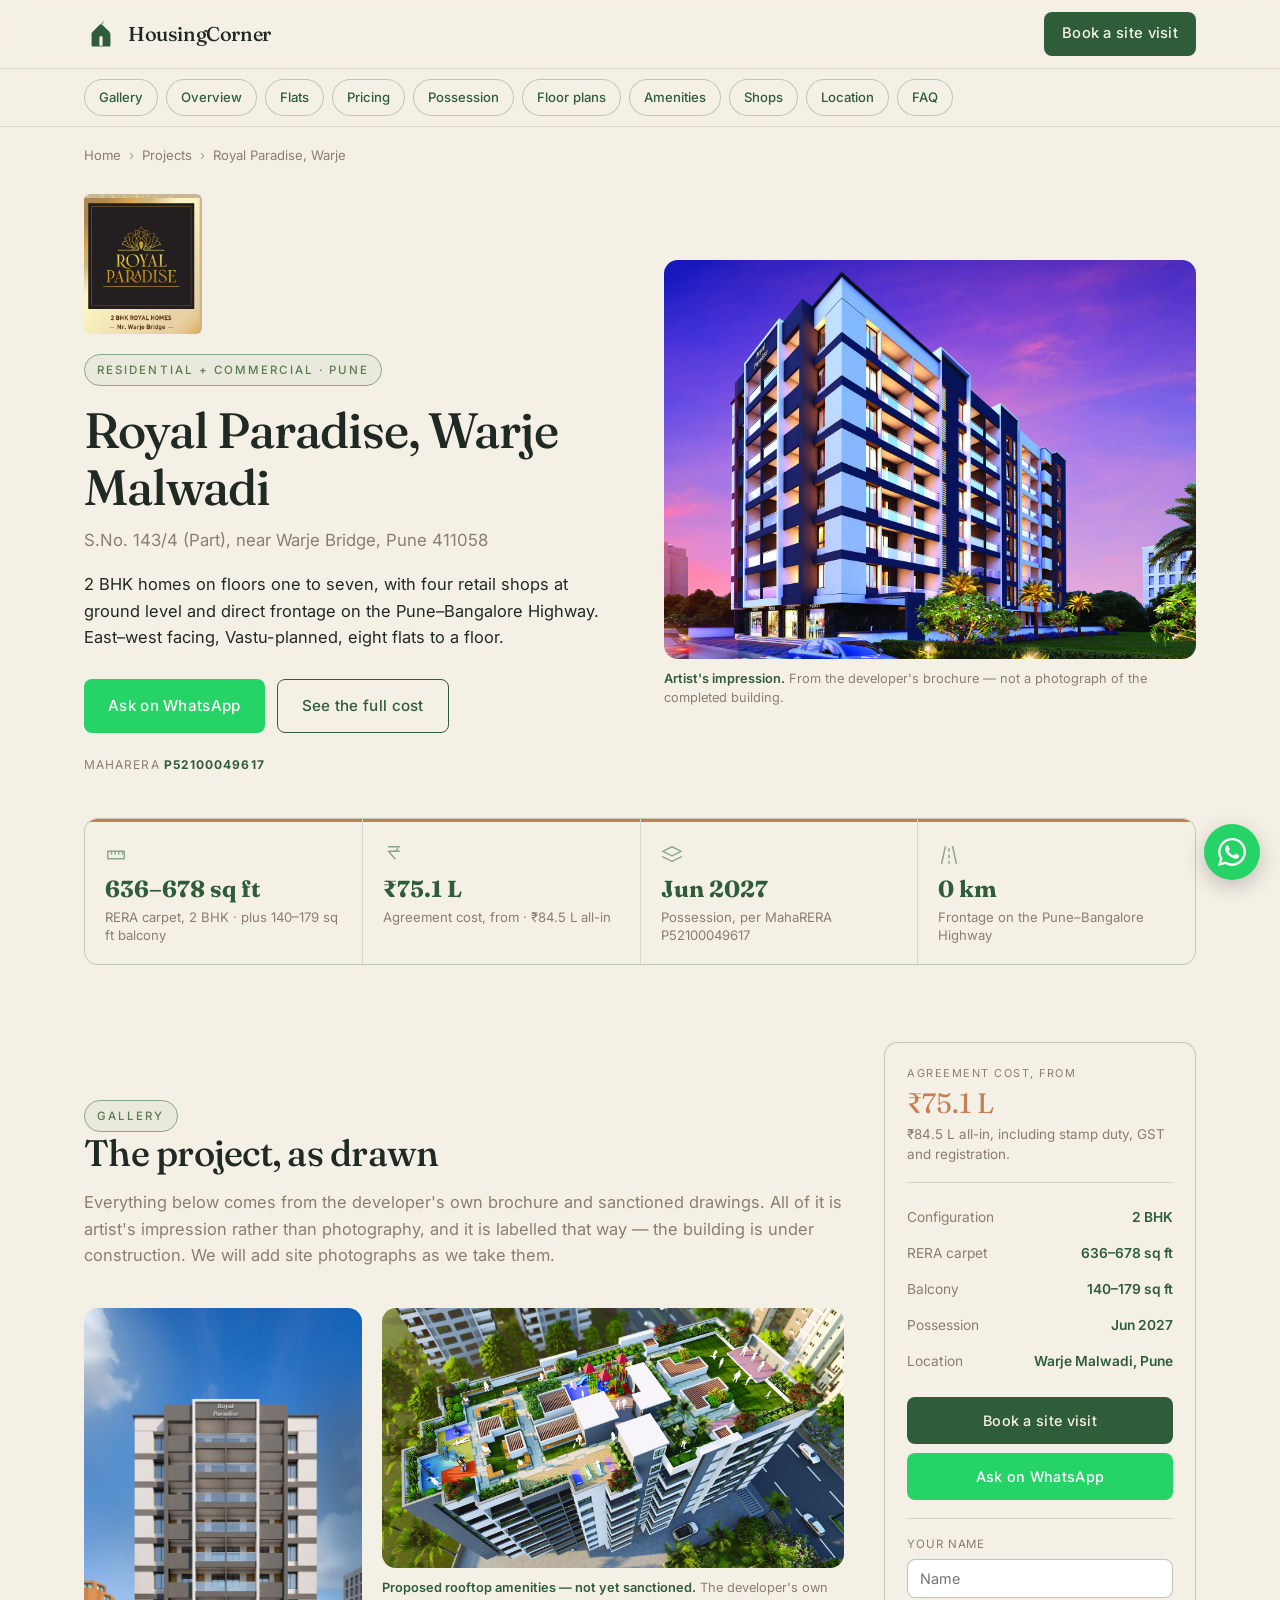
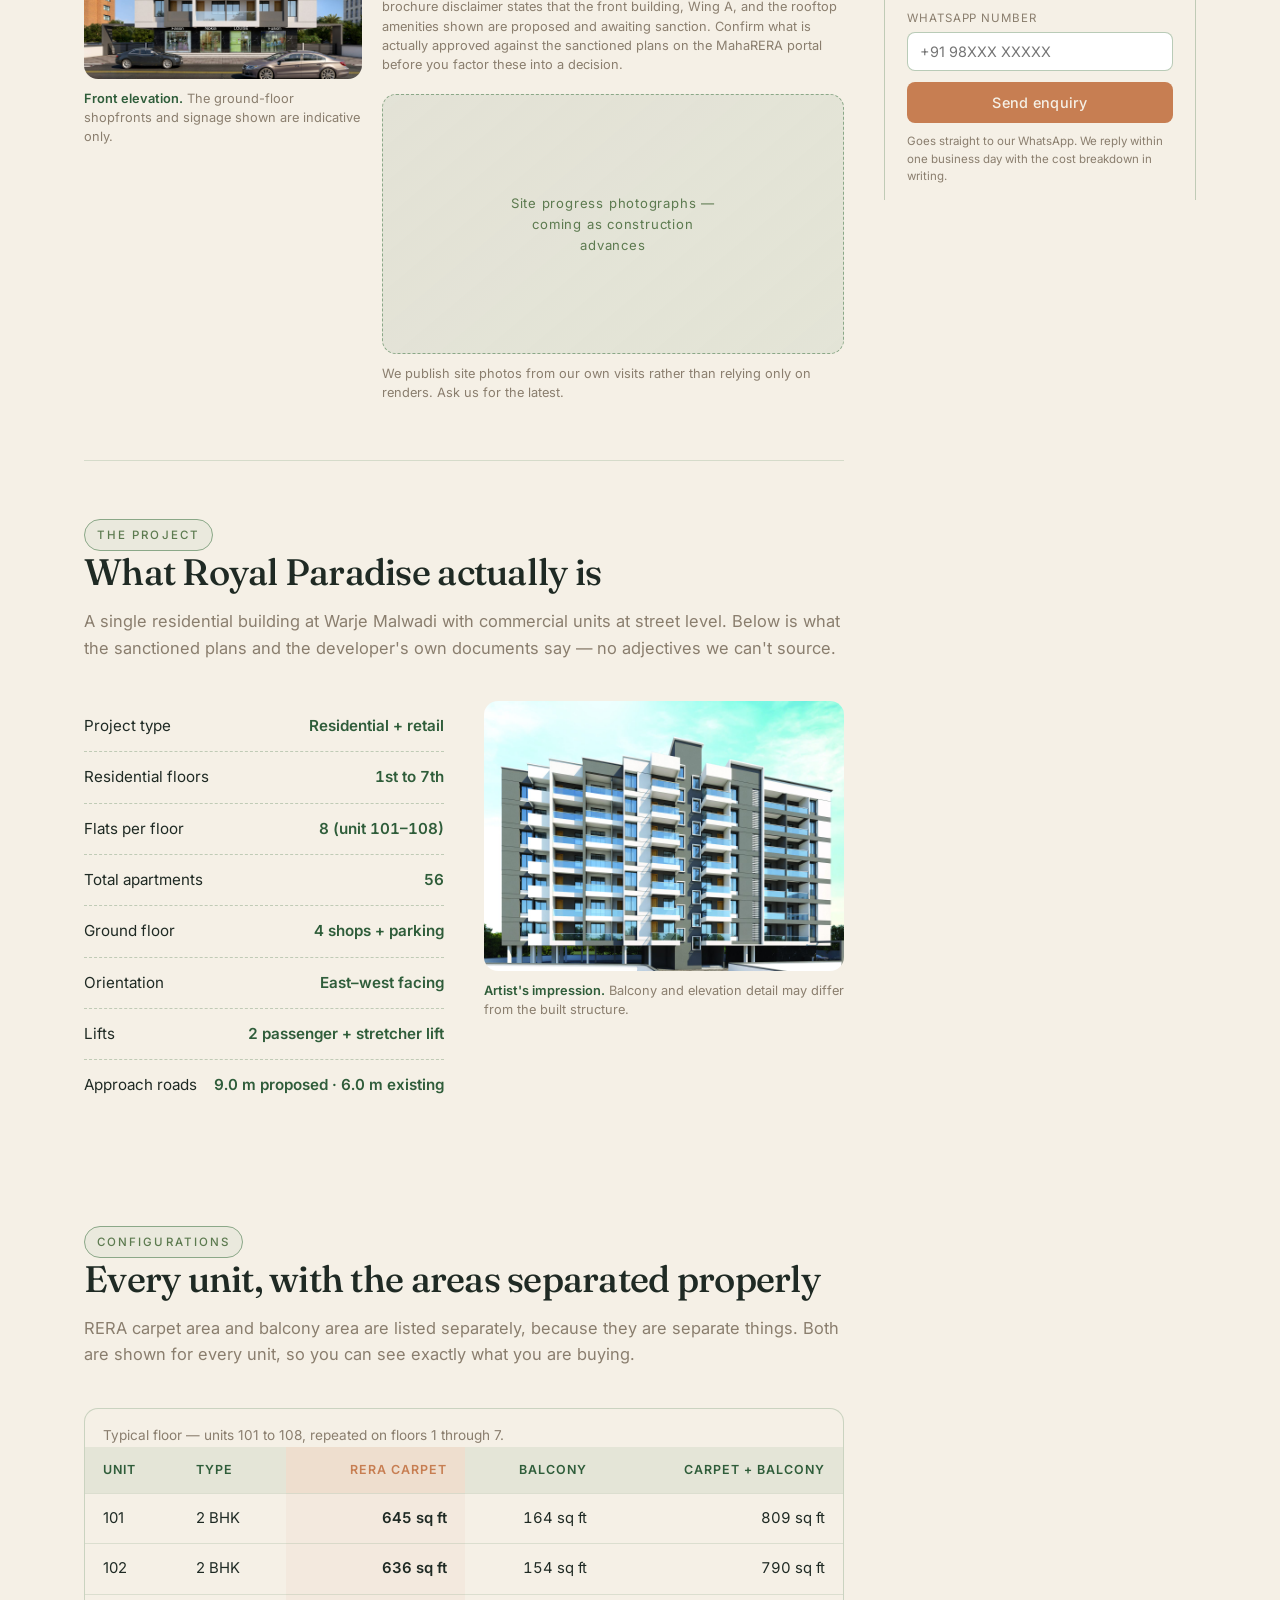
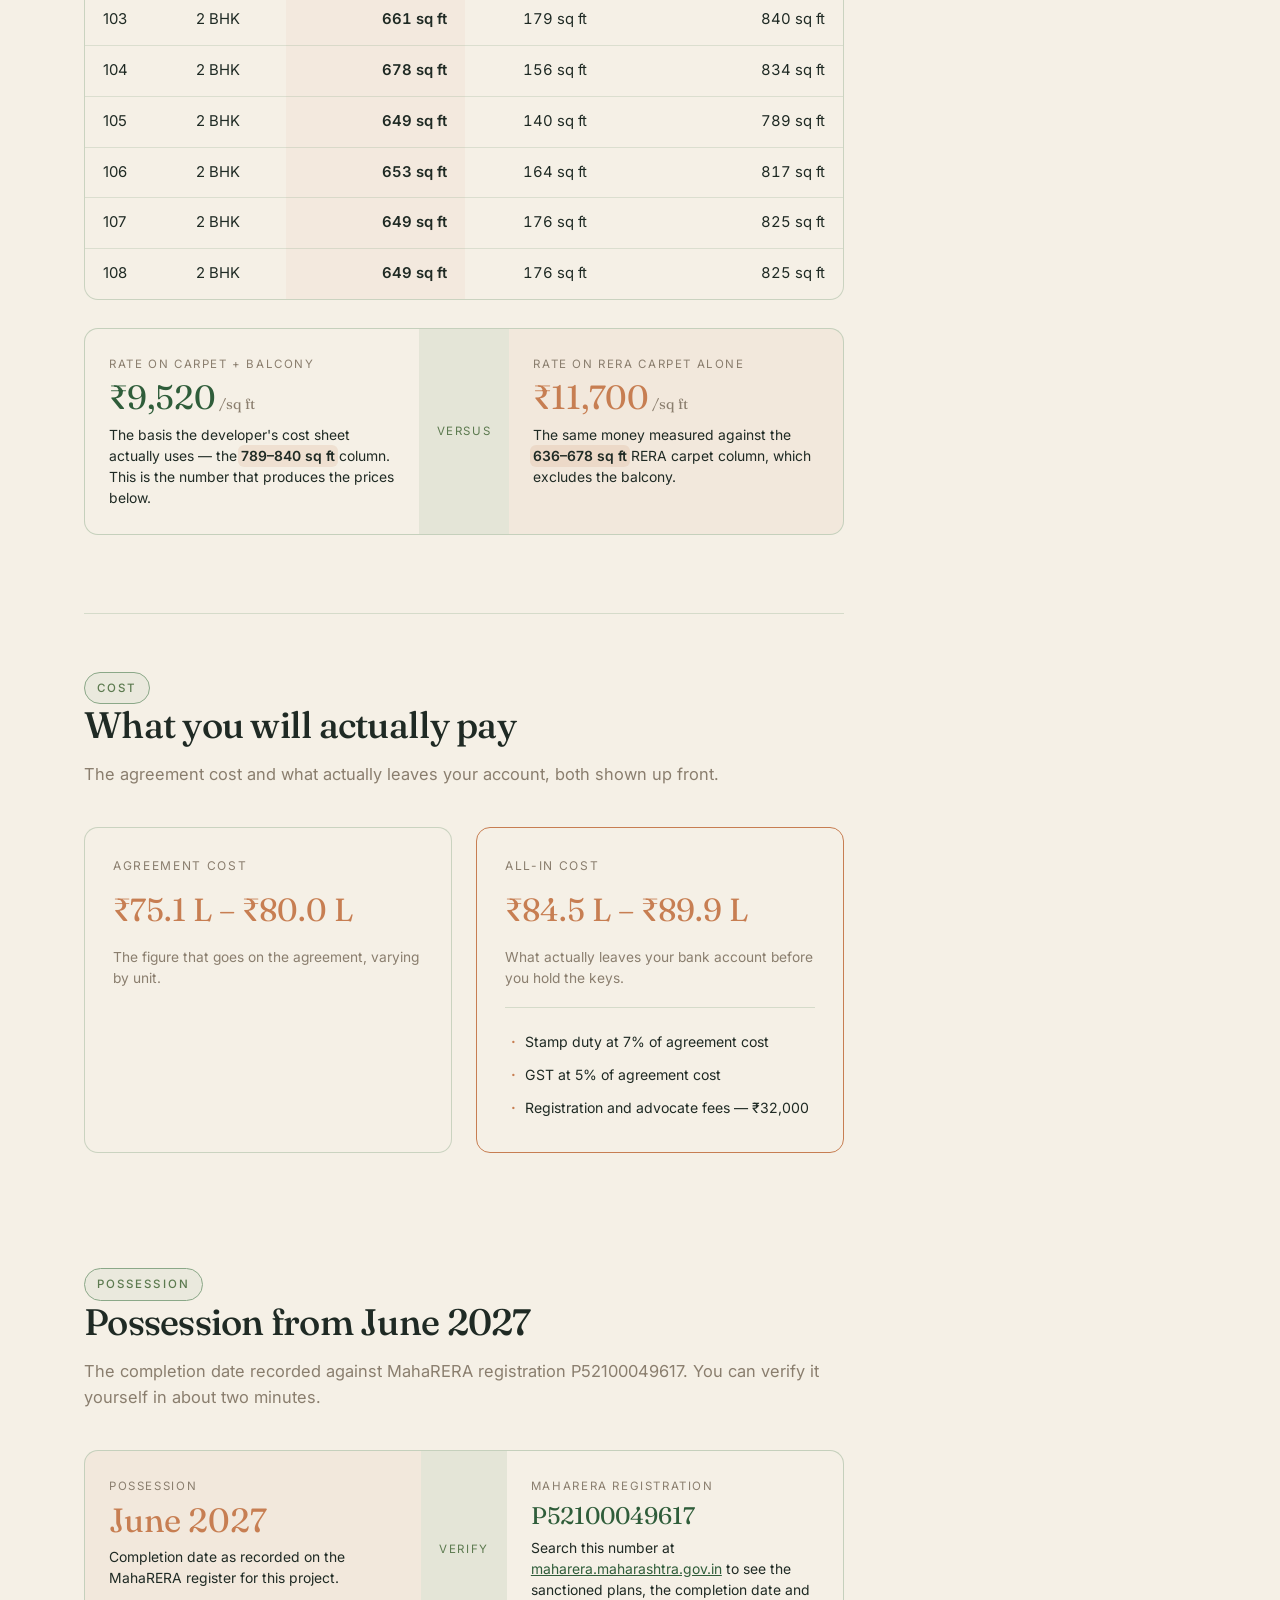
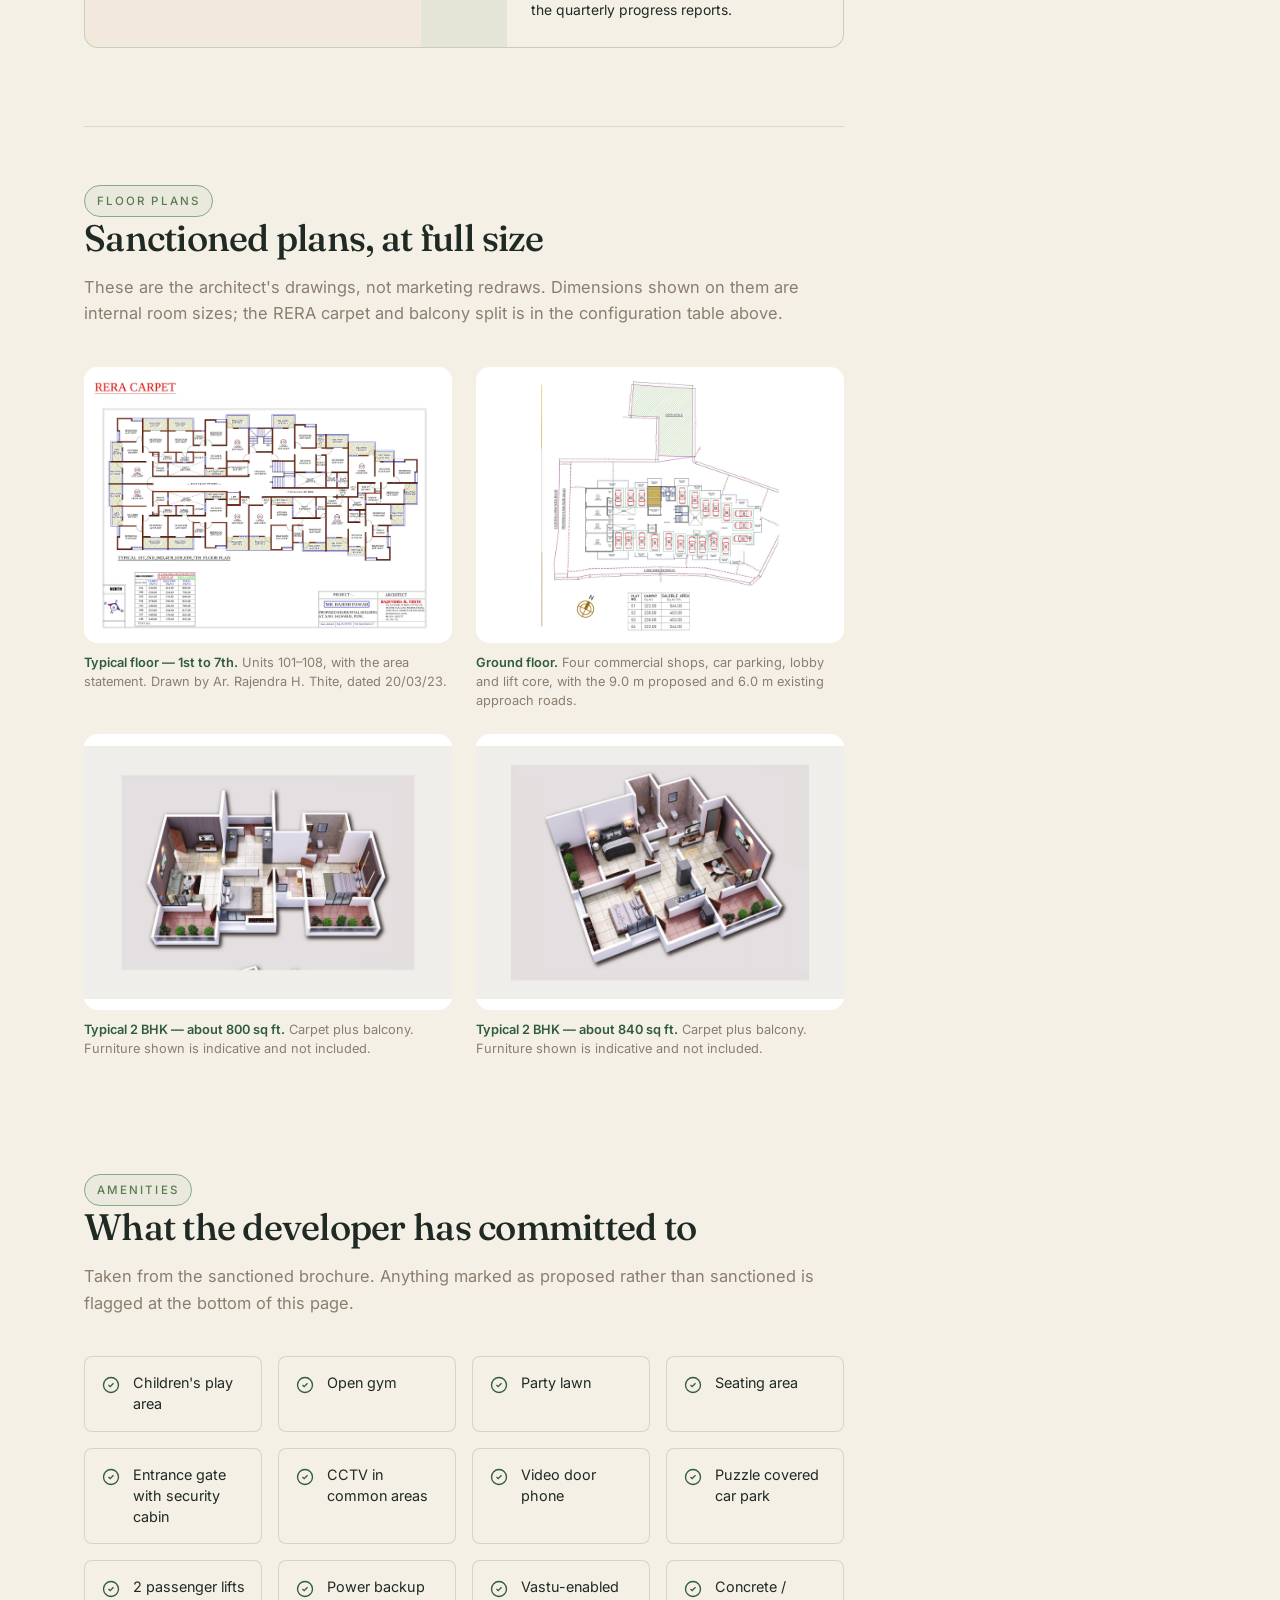
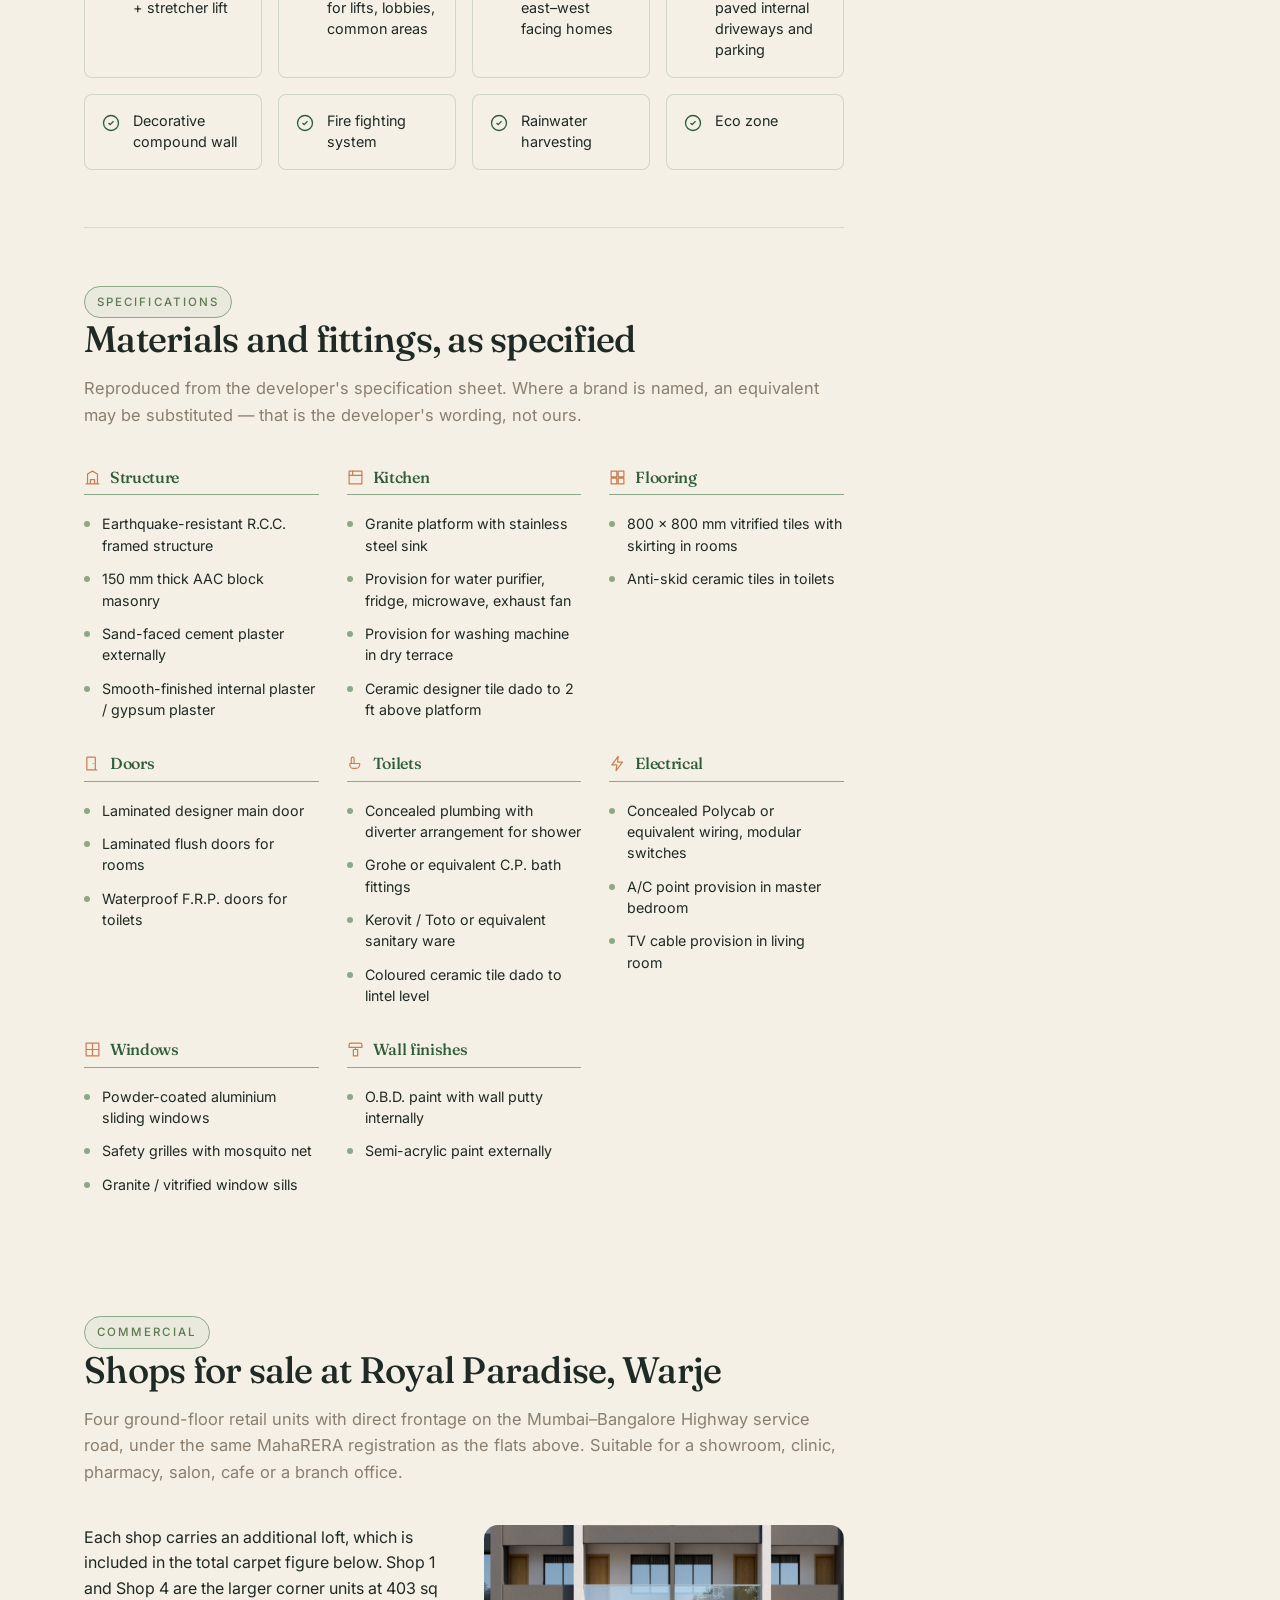
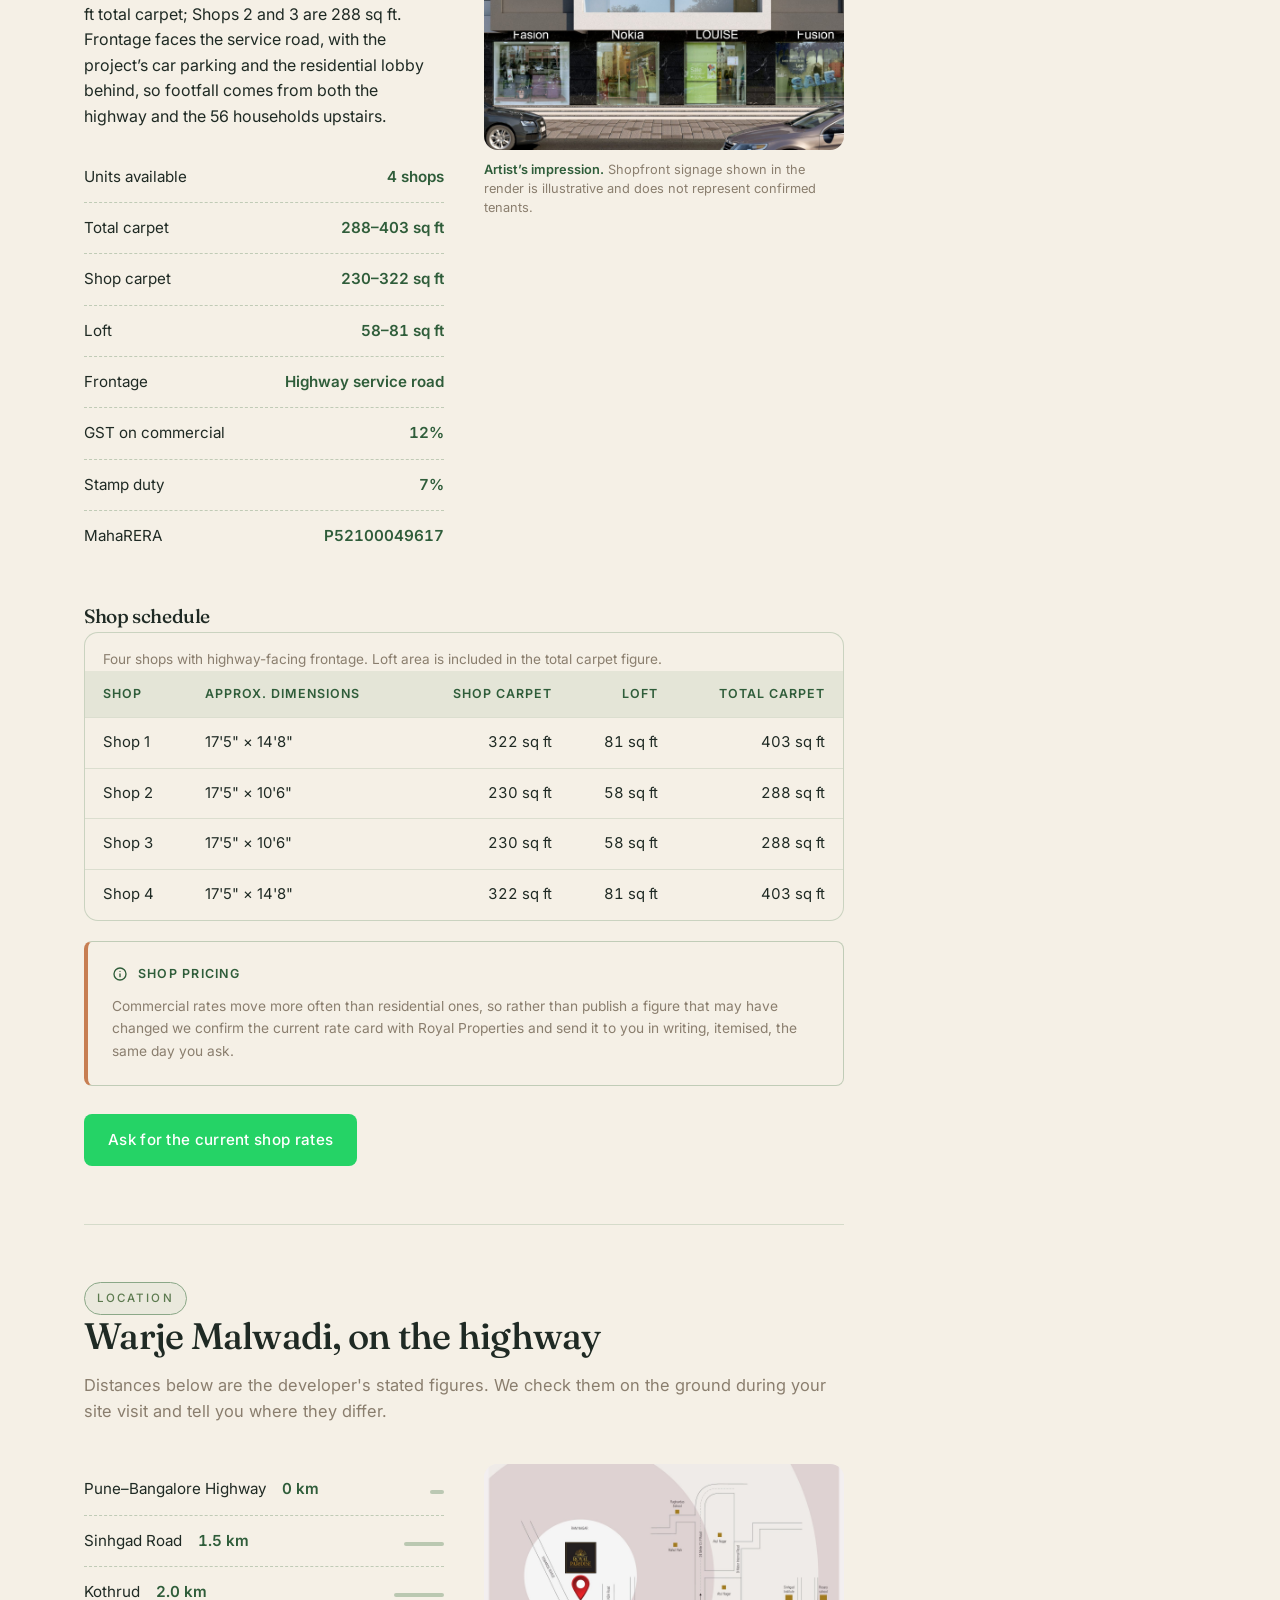
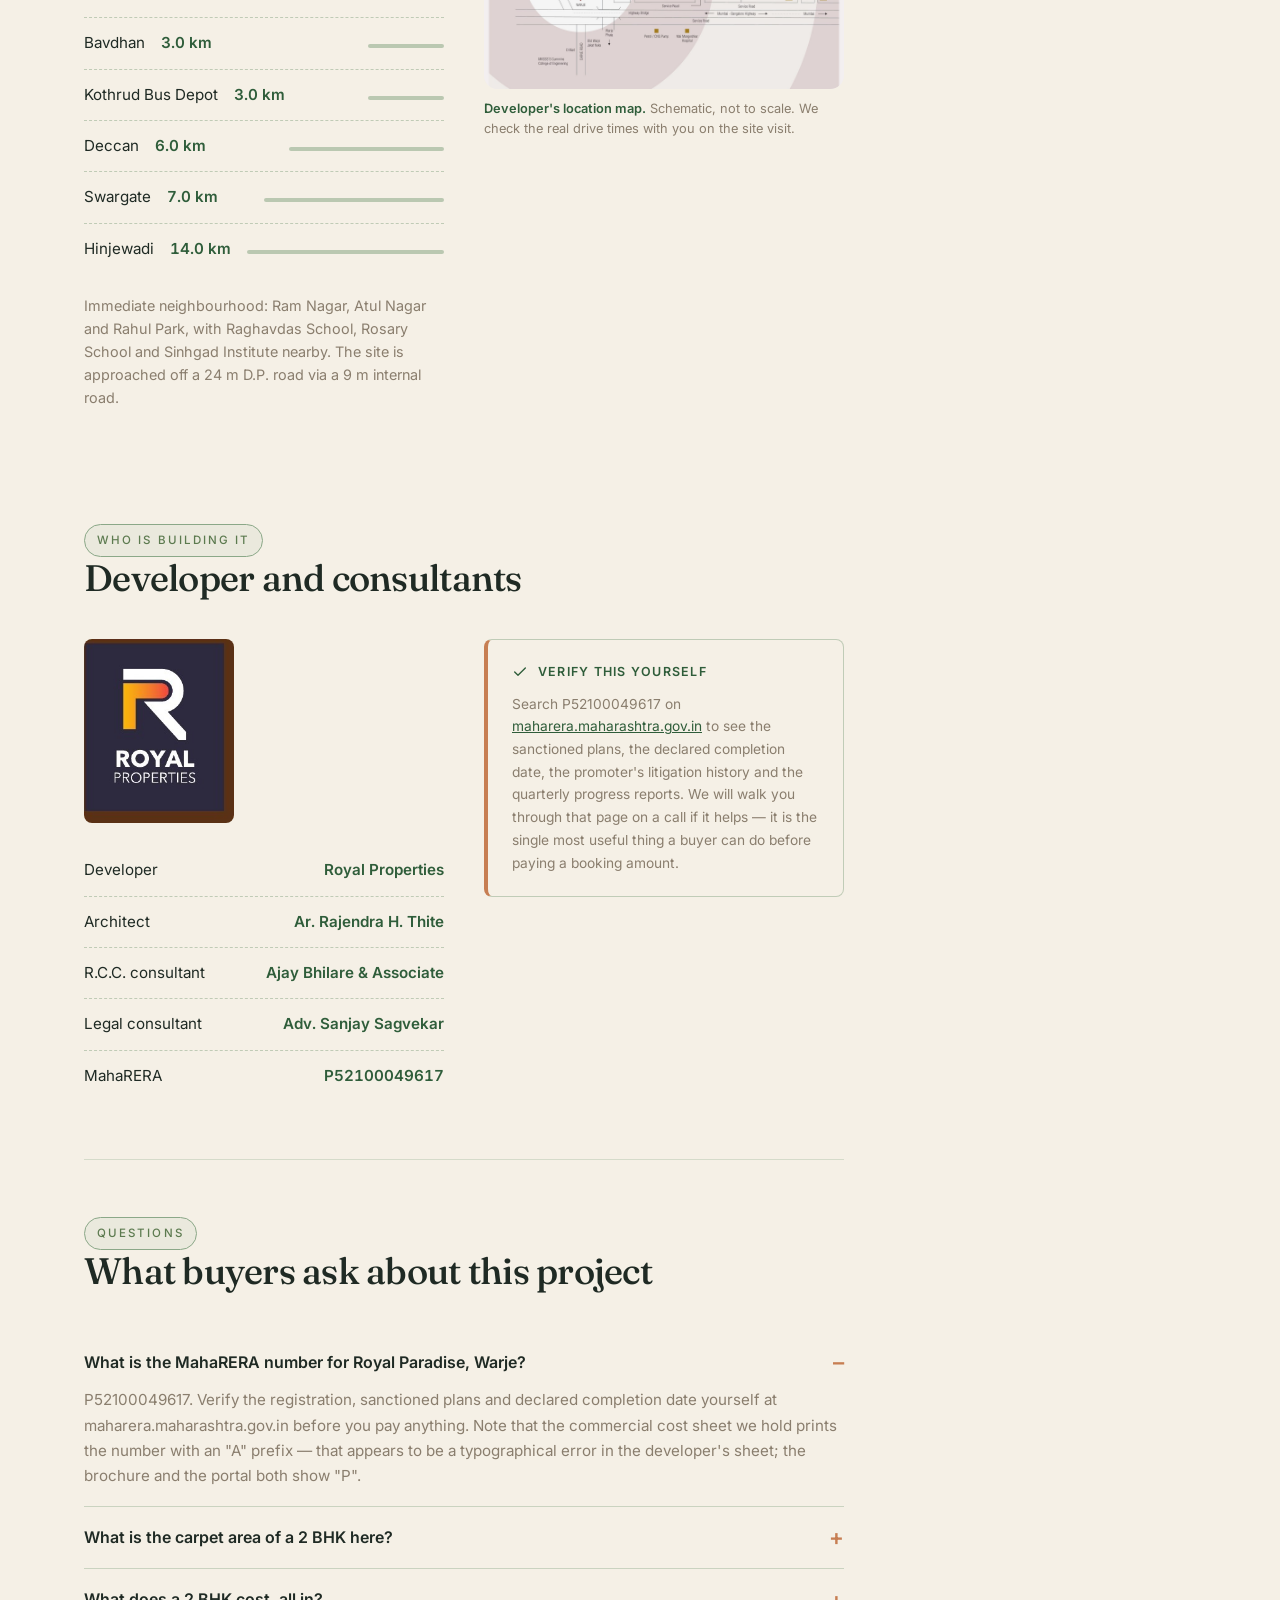
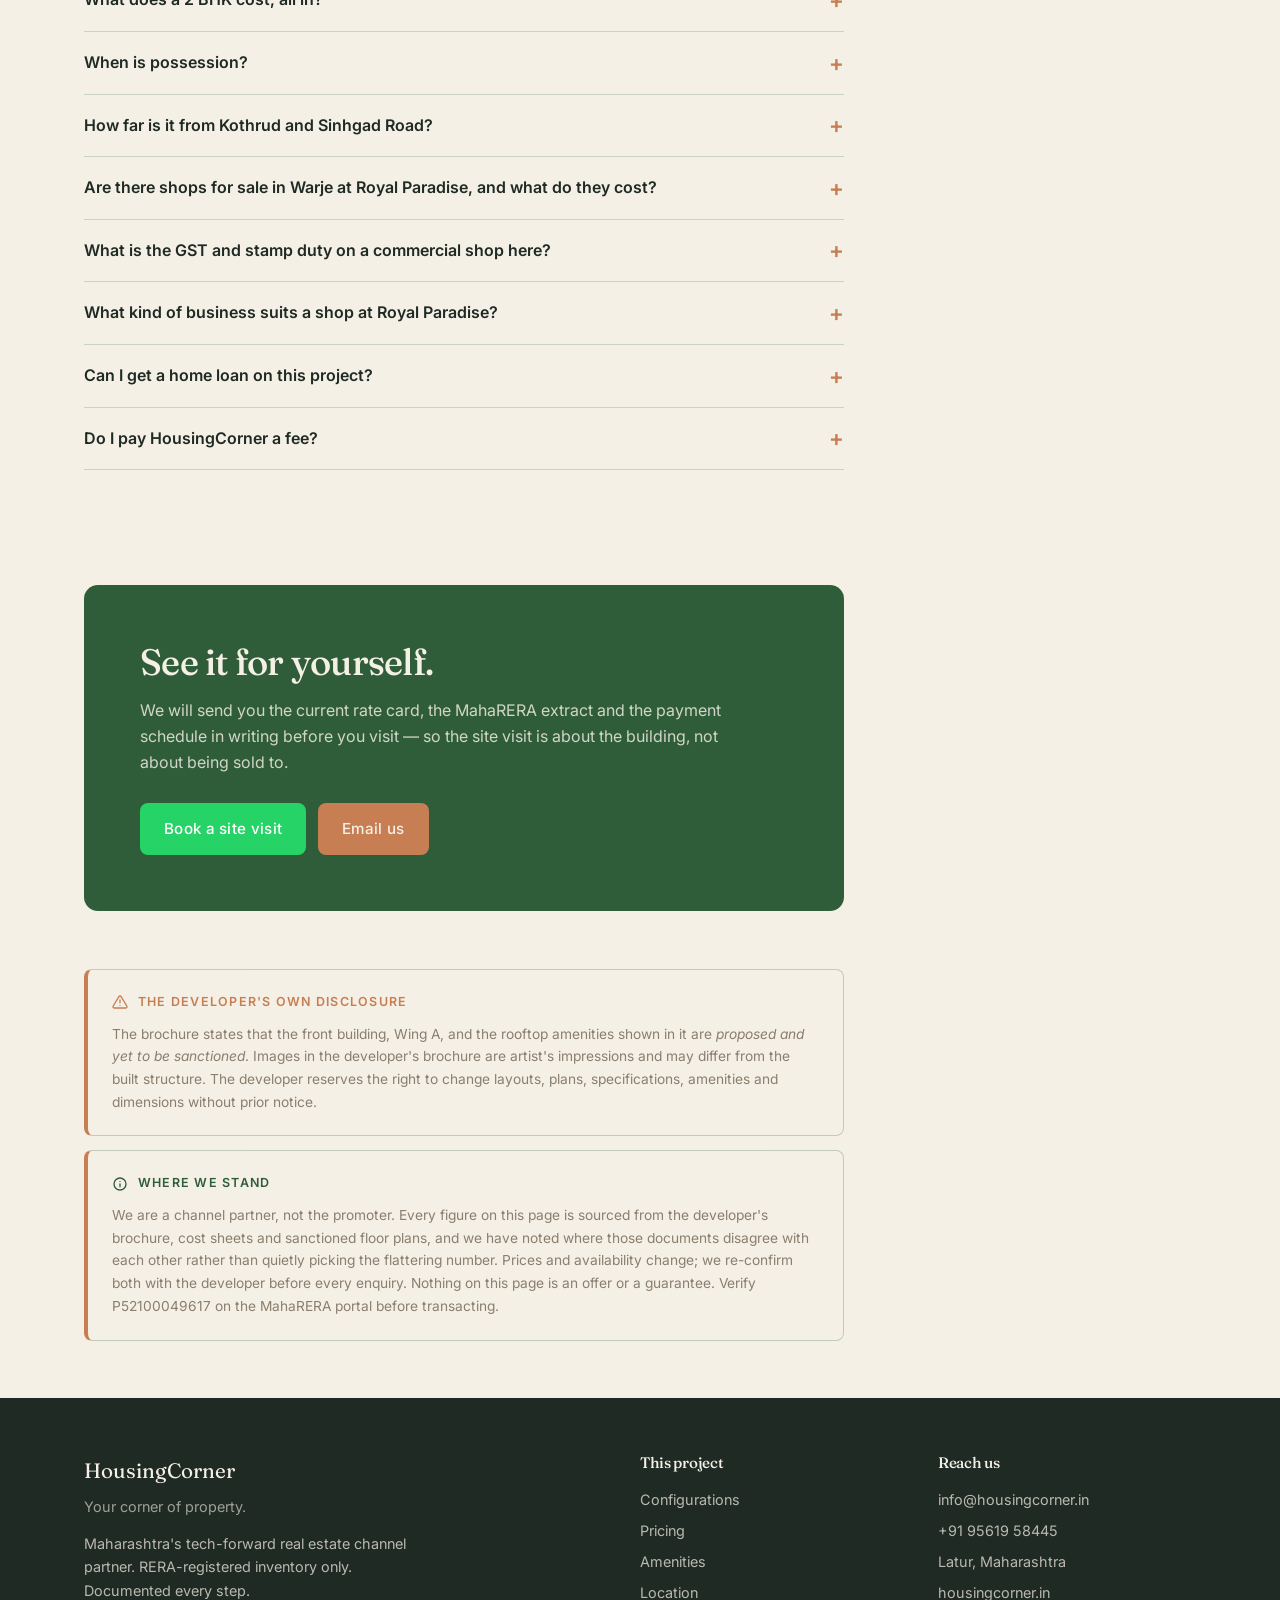
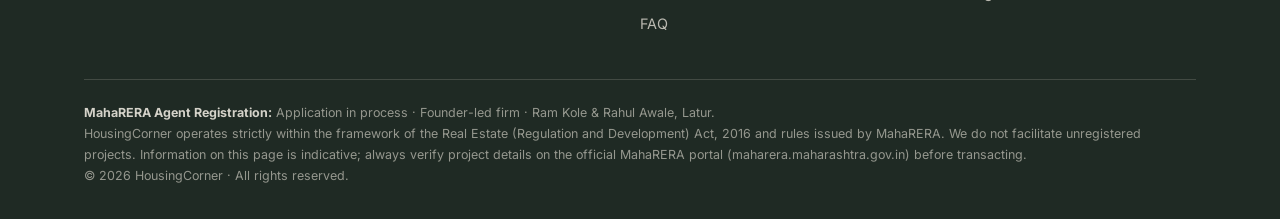
<file: landing-page/projects/royal-paradise/index.html>
<!DOCTYPE html>
<html lang="en">
<head>
<meta charset="UTF-8">
<meta name="viewport" content="width=device-width, initial-scale=1.0">

<title>Royal Paradise, Warje Pune — 2 BHK Flats &amp; Shops | Price, Floor Plans, Possession Jun 2027</title>
<meta name="description" content="Royal Paradise, Warje Pune. 2 BHK from ₹75.1 L (₹84.5 L all-in), 636–678 sq ft RERA carpet. 4 shops. Possession Jun 2027. MahaRERA P52100049617.">
<meta name="theme-color" content="#2F5D3A">
<meta name="robots" content="index, follow, max-image-preview:large">
<link rel="canonical" href="https://www.housingcorner.in/projects/royal-paradise/">

<!-- Open Graph -->
<meta property="og:site_name" content="HousingCorner">
<meta property="og:title" content="Royal Paradise, Warje — 2 BHK homes on the Pune–Bangalore Highway">
<meta property="og:description" content="2 BHK homes of 636–678 sq ft RERA carpet from ₹75.1 L, ₹84.5 L all-in including stamp duty, GST and registration. Four ground-floor shops. Possession Jun 2027. MahaRERA P52100049617.">
<meta property="og:type" content="website">
<meta property="og:locale" content="en_IN">
<meta property="og:url" content="https://www.housingcorner.in/projects/royal-paradise/">
<meta property="og:image" content="https://www.housingcorner.in/projects/royal-paradise/og-royal-paradise.png">
<meta property="og:image:type" content="image/png">
<meta property="og:image:width" content="1200">
<meta property="og:image:height" content="630">
<meta property="og:image:alt" content="Royal Paradise, Warje Malwadi, Pune — 2 BHK homes, MahaRERA P52100049617">

<!-- Twitter / X -->
<meta name="twitter:card" content="summary_large_image">
<meta name="twitter:title" content="Royal Paradise, Warje — 2 BHK homes from ₹75.1 L">
<meta name="twitter:description" content="2 BHK at Warje Malwadi, Pune. ₹75.1 L agreement, ₹84.5 L all-in. Possession Jun 2027. MahaRERA P52100049617.">
<meta name="twitter:image" content="https://www.housingcorner.in/projects/royal-paradise/og-royal-paradise.png">

<link rel="icon" type="image/svg+xml" href="data:image/svg+xml;utf8,<svg xmlns='http://www.w3.org/2000/svg' viewBox='0 0 260 260'><rect width='260' height='260' rx='32' fill='%23F5F0E6'/><g transform='translate(4,0)'><path d='M 58 220 L 58 128 Q 58 120 64 114 L 124 56 Q 130 50 136 56 L 196 114 Q 202 120 202 128 L 202 220 Q 202 226 196 226 L 64 226 Q 58 226 58 220 Z' fill='%232F5D3A'/><circle cx='130' cy='156' r='15' fill='%23F5F0E6'/><path d='M 116 167 Q 116 162 121 162 L 139 162 Q 144 162 144 167 L 144 220 L 116 220 Z' fill='%23F5F0E6'/><path d='M 130 64 Q 130 38 152 32 Q 150 52 138 60 Q 134 62 130 64 Z' fill='%238BA888'/><path d='M 130 72 L 130 64' stroke='%238BA888' stroke-width='4' stroke-linecap='round'/><path d='M 196 114 L 202 128 L 188 128 Z' fill='%23C77E52'/></g></svg>">
<link rel="icon" type="image/png" sizes="32x32" href="../../favicon-32.png">
<link rel="icon" type="image/png" sizes="192x192" href="../../favicon-192.png">
<!-- iOS ignores SVG favicons entirely; this is what a home-screen shortcut uses. -->
<link rel="apple-touch-icon" sizes="180x180" href="../../apple-touch-icon.png">

<link rel="preconnect" href="https://fonts.googleapis.com">
<link rel="preconnect" href="https://fonts.gstatic.com" crossorigin>
<link href="https://fonts.googleapis.com/css2?family=Fraunces:opsz,wght@9..144,400..600&family=Inter:wght@400;500;600&display=swap" rel="stylesheet">
<link rel="stylesheet" href="../project.css">

<!-- ===========================================================
     Structured data
     =========================================================== -->
<script type="application/ld+json">
{
  "@context": "https://schema.org",
  "@graph": [
    {
      "@type": "BreadcrumbList",
      "itemListElement": [
        {
          "@type": "ListItem",
          "position": 1,
          "name": "Home",
          "item": "https://www.housingcorner.in/"
        },
        {
          "@type": "ListItem",
          "position": 2,
          "name": "Projects",
          "item": "https://www.housingcorner.in/projects/"
        },
        {
          "@type": "ListItem",
          "position": 3,
          "name": "Royal Paradise, Warje"
        }
      ]
    },
    {
      "@type": "ApartmentComplex",
      "@id": "https://www.housingcorner.in/projects/royal-paradise/#project",
      "name": "Royal Paradise",
      "alternateName": "2 BHK Royal Homes, Warje",
      "url": "https://www.housingcorner.in/projects/royal-paradise/",
      "image": "https://www.housingcorner.in/projects/royal-paradise/og-royal-paradise.png",
      "description": "Royal Paradise is a residential and commercial project at S.No. 143/4(Part), Warje Malwadi, Pune 411058, registered with MahaRERA under P52100049617. It comprises 2 BHK apartments across floors one to seven and four ground-floor retail shops, with possession from June 2027.",
      "numberOfAvailableAccommodationUnits": 56,
      "petsAllowed": false,
      "address": {
        "@type": "PostalAddress",
        "streetAddress": "S.No. 143/4 (Part), Warje Malwadi, near Warje Bridge",
        "addressLocality": "Pune",
        "addressRegion": "Maharashtra",
        "postalCode": "411058",
        "addressCountry": "IN"
      },
      "amenityFeature": [
        {
          "@type": "LocationFeatureSpecification",
          "name": "Children's play area",
          "value": true
        },
        {
          "@type": "LocationFeatureSpecification",
          "name": "Open gym",
          "value": true
        },
        {
          "@type": "LocationFeatureSpecification",
          "name": "Party lawn",
          "value": true
        },
        {
          "@type": "LocationFeatureSpecification",
          "name": "Puzzle covered car park",
          "value": true
        },
        {
          "@type": "LocationFeatureSpecification",
          "name": "CCTV in common areas",
          "value": true
        },
        {
          "@type": "LocationFeatureSpecification",
          "name": "Video door phone",
          "value": true
        },
        {
          "@type": "LocationFeatureSpecification",
          "name": "Two passenger lifts",
          "value": true
        },
        {
          "@type": "LocationFeatureSpecification",
          "name": "Power backup for lifts, lobbies and common areas",
          "value": true
        },
        {
          "@type": "LocationFeatureSpecification",
          "name": "Rainwater harvesting",
          "value": true
        },
        {
          "@type": "LocationFeatureSpecification",
          "name": "Fire fighting system",
          "value": true
        },
        {
          "@type": "LocationFeatureSpecification",
          "name": "Entrance gate with security cabin",
          "value": true
        }
      ],
      "additionalProperty": [
        {
          "@type": "PropertyValue",
          "name": "MahaRERA registration number",
          "value": "P52100049617"
        },
        {
          "@type": "PropertyValue",
          "name": "Possession",
          "value": "June 2027"
        }
      ]
    },
    {
      "@type": "Product",
      "name": "2 BHK apartment at Royal Paradise, Warje, Pune",
      "description": "2 BHK apartments of 636–678 sq ft RERA carpet area plus 140–179 sq ft balcony, on floors one to seven. MahaRERA P52100049617.",
      "category": "Residential apartment",
      "brand": {
        "@type": "Organization",
        "name": "Royal Properties"
      },
      "offers": {
        "@type": "AggregateOffer",
        "priceCurrency": "INR",
        "lowPrice": "7514000",
        "highPrice": "7996800",
        "offerCount": 56,
        "availability": "https://schema.org/InStock",
        "seller": {
          "@type": "RealEstateAgent",
          "name": "HousingCorner",
          "url": "https://www.housingcorner.in/"
        },
        "availabilityStarts": "2027-06-29"
      },
      "releaseDate": "2027-06-29"
    },
    {
      "@type": "Product",
      "name": "Commercial shop for sale at Royal Paradise, Warje, Pune",
      "description": "Ground-floor retail units of 230 to 322 sq ft shop carpet plus a 58 to 81 sq ft loft, giving 288 to 403 sq ft total carpet. Four units with frontage on the Mumbai-Bangalore Highway service road. MahaRERA P52100049617.",
      "category": "Commercial retail unit",
      "brand": {
        "@type": "Organization",
        "name": "Royal Properties"
      },
      "offers": {
        "@type": "Offer",
        "priceCurrency": "INR",
        "availability": "https://schema.org/InStock",
        "itemCondition": "https://schema.org/NewCondition",
        "priceSpecification": {
          "@type": "PriceSpecification",
          "priceCurrency": "INR",
          "valueAddedTaxIncluded": false,
          "description": "Price on request. The developer's published rate card expired in September 2025 and contains a transposition error, so HousingCorner re-confirms the current rate before quoting."
        },
        "seller": {
          "@type": "RealEstateAgent",
          "name": "HousingCorner",
          "url": "https://www.housingcorner.in/"
        }
      }
    },
    {
      "@type": "FAQPage",
      "mainEntity": [
        {
          "@type": "Question",
          "name": "What is the MahaRERA number for Royal Paradise, Warje?",
          "acceptedAnswer": {
            "@type": "Answer",
            "text": "P52100049617. Verify the registration, sanctioned plans and declared completion date yourself at maharera.maharashtra.gov.in before you pay anything. Note that the commercial cost sheet we hold prints the number with an \"A\" prefix — that appears to be a typographical error in the developer's sheet; the brochure and the portal both show \"P\"."
          }
        },
        {
          "@type": "Question",
          "name": "What is the carpet area of a 2 BHK here?",
          "acceptedAnswer": {
            "@type": "Answer",
            "text": "RERA carpet area is 636 to 678 sq ft depending on the unit, with a separate balcony of 140 to 179 sq ft. The 789 to 840 sq ft figure in the developer's cost sheet is carpet plus balcony combined, and pricing is calculated on that combined figure. If another listing quotes you \"840 sq ft carpet\" for this project, it is quoting carpet plus balcony."
          }
        },
        {
          "@type": "Question",
          "name": "What does a 2 BHK cost, all in?",
          "acceptedAnswer": {
            "@type": "Answer",
            "text": "Agreement cost runs from roughly ₹75.1 lakh to ₹80.0 lakh by unit. Add 7% stamp duty, 5% GST and ₹32,000 registration, and the all-in figure is approximately ₹84.5 lakh to ₹89.9 lakh. Common maintenance of about ₹80,000 covering roughly 24 months is payable separately at possession."
          }
        },
        {
          "@type": "Question",
          "name": "When is possession?",
          "acceptedAnswer": {
            "@type": "Answer",
            "text": "June 2027, as recorded against MahaRERA registration P52100049617. You can confirm it yourself by searching that number at maharera.maharashtra.gov.in, where the completion date and the quarterly progress reports are both on the public record. We will walk you through that page on a call if it helps."
          }
        },
        {
          "@type": "Question",
          "name": "How far is it from Kothrud and Sinhgad Road?",
          "acceptedAnswer": {
            "@type": "Answer",
            "text": "The site fronts the Pune–Bangalore Highway. Sinhgad Road is 1.5 km, Kothrud 2 km, Bavdhan 3 km, Kothrud Bus Depot 3 km, Deccan 6 km, Swargate 7 km and Hinjewadi 14 km, per the developer's stated distances."
          }
        },
        {
          "@type": "Question",
          "name": "Are there shops for sale in Warje at Royal Paradise, and what do they cost?",
          "acceptedAnswer": {
            "@type": "Answer",
            "text": "Four shops sit on the ground floor with highway frontage, from 230 to 322 sq ft carpet plus a 58 to 81 sq ft loft. We are not publishing shop prices because the rate card we hold expired in September 2025 and contains a pricing error on two of the four units. Ask us and we will confirm the current rate with Royal Properties and send it to you in writing."
          }
        },
        {
          "@type": "Question",
          "name": "What is the GST and stamp duty on a commercial shop here?",
          "acceptedAnswer": {
            "@type": "Answer",
            "text": "Commercial units attract GST at 12%, against 5% on the residential flats in the same building — that gap surprises a lot of first-time commercial buyers. Stamp duty is 7% on both. Registration on the shops is ₹30,000, legal fees of ₹15,000 are payable at agreement, and the booking amount is ₹2,00,000."
          }
        },
        {
          "@type": "Question",
          "name": "What kind of business suits a shop at Royal Paradise?",
          "acceptedAnswer": {
            "@type": "Answer",
            "text": "The units are sized for a showroom, clinic, pharmacy, salon, cafe or a branch office. Footfall comes from two directions: frontage on the highway service road, and the 56 households on the seven residential floors directly above. Shops 1 and 4 are the larger corner units at 403 sq ft total carpet; Shops 2 and 3 are 288 sq ft."
          }
        },
        {
          "@type": "Question",
          "name": "Can I get a home loan on this project?",
          "acceptedAnswer": {
            "@type": "Answer",
            "text": "Yes. The developer works with a panel of lenders and their loan executives. If you would rather use your own bank, that is your right, but note the developer applies a ₹30,000 administration charge for loans arranged outside their panel. We will coordinate either route and we do not lend, underwrite or collect EMIs ourselves."
          }
        },
        {
          "@type": "Question",
          "name": "Do I pay HousingCorner a fee?",
          "acceptedAnswer": {
            "@type": "Answer",
            "text": "No. We are compensated by the developer once a transaction is registered. You pay exactly what you would pay walking into the developer's office directly."
          }
        }
      ]
    }
  ]
}
</script>
</head>
<body>

<!-- =========================== NAV =========================== -->
<nav class="nav">
  <div class="nav__inner">
    <a class="nav__brand" href="../../index.html" aria-label="HousingCorner home">
      <svg viewBox="0 0 260 260" aria-hidden="true">
        <path d="M 58 220 L 58 128 Q 58 120 64 114 L 124 56 Q 130 50 136 56 L 196 114 Q 202 120 202 128 L 202 220 Q 202 226 196 226 L 64 226 Q 58 226 58 220 Z" fill="#2F5D3A"/>
        <circle cx="130" cy="158" r="13" fill="#F5F0E6"/>
        <path d="M 118 168 Q 118 164 122 164 L 138 164 Q 142 164 142 168 L 142 220 L 118 220 Z" fill="#F5F0E6"/>
        <path d="M 130 64 Q 130 38 152 32 Q 150 52 138 60 Q 134 62 130 64 Z" fill="#8BA888"/>
        <path d="M 130 70 L 130 64" stroke="#8BA888" stroke-width="3" stroke-linecap="round"/>
        <path d="M 196 114 L 202 128 L 188 128 Z" fill="#C77E52"/>
      </svg>
      <span class="nav__brand-text">HousingCorner</span>
    </a>
    <div class="nav__links">
      <a href="#enquire" class="btn btn--primary" style="padding:10px 18px;">Book a site visit</a>
    </div>
  </div>
</nav>

<nav class="chipnav" aria-label="Sections">
  <div class="chipnav__scroll">
    <a href="#gallery">Gallery</a>
    <a href="#overview">Overview</a>
    <a href="#configurations">Flats</a>
    <a href="#pricing">Pricing</a>
    <a href="#possession">Possession</a>
    <a href="#floor-plans">Floor plans</a>
    <a href="#amenities">Amenities</a>
    <a href="#retail">Shops</a>
    <a href="#location">Location</a>
    <a href="#faq">FAQ</a>
  </div>
</nav>

<div class="container">
  <nav class="crumbs" aria-label="Breadcrumb">
    <ol>
      <li><a href="../../index.html">Home</a></li>
      <li><a href="../../index.html#properties">Projects</a></li>
      <li aria-current="page">Royal Paradise, Warje</li>
    </ol>
  </nav>
</div>

<!-- =========================== HERO =========================== -->
<section class="phero">
  <div class="container">
    <div class="phero__grid">
      <div>
        <div class="phero__logo">
          <img src="project-logo.jpg" alt="Royal Paradise — 2 BHK Royal Homes, near Warje Bridge" width="729" height="868" loading="eager">
        </div>
        <span class="eyebrow">Residential + Commercial · Pune</span>
        <h1>Royal Paradise, Warje Malwadi</h1>
        <div class="phero__loc">S.No. 143/4 (Part), near Warje Bridge, Pune 411058</div>

        <p class="phero__lede">
          2 BHK homes on floors one to seven, with four retail shops at ground level and
          direct frontage on the Pune–Bangalore Highway. East–west facing, Vastu-planned,
          eight flats to a floor.
        </p>

        <div class="phero__cta">
          <a class="btn btn--whatsapp" href="https://wa.me/919561958445?text=Hi%20HousingCorner%2C%20I%27d%20like%20details%20on%20Royal%20Paradise%20%28Warje%2C%20Pune%29%20%E2%80%94%20MahaRERA%20P52100049617." target="_blank" rel="noopener">Ask on WhatsApp</a>
          <a class="btn btn--ghost" href="#pricing">See the full cost</a>
        </div>

        <div class="phero__rera">MahaRERA <strong>P52100049617</strong></div>
      </div>

      <div>
        <div class="media media--hero" data-label="elevation.jpg">
          <img src="elevation.jpg" alt="Architectural render of Royal Paradise, Warje Malwadi, Pune, shown at dusk" width="1600" height="1200" loading="eager">
        </div>
        <p class="media-note"><b>Artist's impression.</b> From the developer's brochure — not a photograph of the completed building.</p>
      </div>
    </div>

    <div class="facts">
      <div class="fact"><svg class="fact__icon" width="22" height="22" viewBox="0 0 24 24" fill="none" stroke="currentColor" stroke-width="1.6" stroke-linecap="round" stroke-linejoin="round" aria-hidden="true"><path d="M3 8h18v8H3z"/><path d="M7 8v3M11 8v3M15 8v3M19 8v3"/></svg><strong>636–678 sq ft</strong><span>RERA carpet, 2 BHK · plus 140–179 sq ft balcony</span></div>
      <div class="fact"><svg class="fact__icon" width="22" height="22" viewBox="0 0 24 24" fill="none" stroke="currentColor" stroke-width="1.6" stroke-linecap="round" stroke-linejoin="round" aria-hidden="true"><path d="M6 3h12M6 8h12M16 3c0 5-4 5-4 5H6l7 8"/></svg><strong>₹75.1 L</strong><span>Agreement cost, from · ₹84.5 L all-in</span></div>
      <div class="fact"><svg class="fact__icon" width="22" height="22" viewBox="0 0 24 24" fill="none" stroke="currentColor" stroke-width="1.6" stroke-linecap="round" stroke-linejoin="round" aria-hidden="true"><path d="M12 3 2 8l10 5 10-5-10-5Z"/><path d="m2 14 10 5 10-5"/></svg><strong>Jun 2027</strong><span>Possession, per MahaRERA P52100049617</span></div>
      <div class="fact"><svg class="fact__icon" width="22" height="22" viewBox="0 0 24 24" fill="none" stroke="currentColor" stroke-width="1.6" stroke-linecap="round" stroke-linejoin="round" aria-hidden="true"><path d="M4 21 8 3M20 21 16 3M12 5v3M12 12v3M12 19v2"/></svg><strong>0 km</strong><span>Frontage on the Pune–Bangalore Highway</span></div>
    </div>
  </div>
</section>

<div class="layout">
  <div class="layout__main">
<!-- =========================== GALLERY =========================== -->
<section id="gallery">
  <div class="container">
    <div class="section-head">
      <span class="eyebrow">Gallery</span>
      <h2>The project, as drawn</h2>
      <p>
        Everything below comes from the developer's own brochure and sanctioned drawings. All of it is
        artist's impression rather than photography, and it is labelled that way — the building is under
        construction. We will add site photographs as we take them.
      </p>
    </div>

    <div class="gallery--mixed">
      <div>
        <div class="media media--portrait" data-label="front-elevation.jpg">
          <img src="front-elevation.jpg" alt="Front elevation of Royal Paradise showing seven residential floors above four ground-floor retail shops, Warje Malwadi, Pune" width="1200" height="1600" loading="lazy">
        </div>
        <p class="media-note"><b>Front elevation.</b> The ground-floor shopfronts and signage shown are indicative only.</p>
      </div>

      <div class="gallery__stack">
        <div>
          <div class="media media--wide" data-label="rooftop-amenities.jpg">
            <img src="rooftop-amenities.jpg" alt="Aerial render of the proposed rooftop amenity deck at Royal Paradise, showing children's play area, open gym, party lawn and seating" width="1600" height="900" loading="lazy">
          </div>
          <p class="media-note"><b>Proposed rooftop amenities — not yet sanctioned.</b> The developer's own brochure disclaimer states that the front building, Wing A, and the rooftop amenities shown are proposed and awaiting sanction. Confirm what is actually approved against the sanctioned plans on the MahaRERA portal before you factor these into a decision.</p>
        </div>

        <div>
          <div class="media media--wide media--empty" data-label="Site progress photographs — coming as construction advances"></div>
          <p class="media-note">We publish site photos from our own visits rather than relying only on renders. Ask us for the latest.</p>
        </div>
      </div>
    </div>
  </div>
</section>
<!-- =========================== OVERVIEW =========================== -->
<section class="alt" id="overview">
  <div class="container">
    <div class="section-head">
      <span class="eyebrow">The project</span>
      <h2>What Royal Paradise actually is</h2>
      <p>
        A single residential building at Warje Malwadi with commercial units at street level.
        Below is what the sanctioned plans and the developer's own documents say — no adjectives we can't source.
      </p>
    </div>

    <div class="conn">
      <div>
        <ul class="conn__list">
          <li><span>Project type</span> <b>Residential + retail</b></li>
          <li><span>Residential floors</span> <b>1st to 7th</b></li>
          <li><span>Flats per floor</span> <b>8 (unit 101–108)</b></li>
          <li><span>Total apartments</span> <b>56</b></li>
          <li><span>Ground floor</span> <b>4 shops + parking</b></li>
          <li><span>Orientation</span> <b>East–west facing</b></li>
          <li><span>Lifts</span> <b>2 passenger + stretcher lift</b></li>
          <li><span>Approach roads</span> <b>9.0 m proposed · 6.0 m existing</b></li>
        </ul>
      </div>
      <div>
        <div class="media media--hero" data-label="daylight-view.jpg">
          <img src="daylight-view.jpg" alt="Royal Paradise, Warje — three-quarter view of the building showing balconies across floors one to seven" width="1600" height="1200" loading="lazy">
        </div>
        <p class="media-note"><b>Artist's impression.</b> Balcony and elevation detail may differ from the built structure.</p>
      </div>
    </div>
  </div>
</section>
<!-- =========================== CONFIGURATIONS =========================== -->
<section id="configurations">
  <div class="container">
    <div class="section-head">
      <span class="eyebrow">Configurations</span>
      <h2>Every unit, with the areas separated properly</h2>
      <p>
        RERA carpet area and balcony area are listed separately, because they are separate things.
        Both are shown for every unit, so you can see exactly what you are buying.
      </p>
    </div>

    <div class="tablewrap">
      <table>
        <caption>Typical floor — units 101 to 108, repeated on floors 1 through 7.</caption>
        <thead>
          <tr>
            <th scope="col">Unit</th>
            <th scope="col">Type</th>
            <th scope="col" class="num" style="background: rgba(199,126,82,0.16); color: var(--terracotta);">RERA carpet</th>
            <th scope="col" class="num">Balcony</th>
            <th scope="col" class="num">Carpet + balcony</th>
          </tr>
        </thead>
        <tbody>
          <tr><td>101</td><td>2 BHK</td><td class="num" style="background: rgba(199,126,82,0.06); font-weight:600;">645 sq ft</td><td class="num">164 sq ft</td><td class="num">809 sq ft</td></tr>
          <tr><td>102</td><td>2 BHK</td><td class="num" style="background: rgba(199,126,82,0.06); font-weight:600;">636 sq ft</td><td class="num">154 sq ft</td><td class="num">790 sq ft</td></tr>
          <tr><td>103</td><td>2 BHK</td><td class="num" style="background: rgba(199,126,82,0.06); font-weight:600;">661 sq ft</td><td class="num">179 sq ft</td><td class="num">840 sq ft</td></tr>
          <tr><td>104</td><td>2 BHK</td><td class="num" style="background: rgba(199,126,82,0.06); font-weight:600;">678 sq ft</td><td class="num">156 sq ft</td><td class="num">834 sq ft</td></tr>
          <tr><td>105</td><td>2 BHK</td><td class="num" style="background: rgba(199,126,82,0.06); font-weight:600;">649 sq ft</td><td class="num">140 sq ft</td><td class="num">789 sq ft</td></tr>
          <tr><td>106</td><td>2 BHK</td><td class="num" style="background: rgba(199,126,82,0.06); font-weight:600;">653 sq ft</td><td class="num">164 sq ft</td><td class="num">817 sq ft</td></tr>
          <tr><td>107</td><td>2 BHK</td><td class="num" style="background: rgba(199,126,82,0.06); font-weight:600;">649 sq ft</td><td class="num">176 sq ft</td><td class="num">825 sq ft</td></tr>
          <tr><td>108</td><td>2 BHK</td><td class="num" style="background: rgba(199,126,82,0.06); font-weight:600;">649 sq ft</td><td class="num">176 sq ft</td><td class="num">825 sq ft</td></tr>
        </tbody>
      </table>
    </div>

    <div class="rates">
      <div class="rate">
        <div class="rate__label">Rate on carpet + balcony</div>
        <div class="rate__figure">₹9,520<span style="font-size:0.9rem; color:var(--stone);"> /sq ft</span></div>
        <p class="rate__basis">The basis the developer's cost sheet actually uses — the <span class="hl">789–840 sq ft</span> column. This is the number that produces the prices below.</p>
      </div>
      <div class="rate__vs">versus</div>
      <div class="rate rate--alt">
        <div class="rate__label">Rate on RERA carpet alone</div>
        <div class="rate__figure">₹11,700<span style="font-size:0.9rem; color:var(--stone);"> /sq ft</span></div>
        <p class="rate__basis">The same money measured against the <span class="hl">636–678 sq ft</span> RERA carpet column, which excludes the balcony.</p>
      </div>
    </div>

    </div>
</section>
<!-- =========================== PRICING =========================== -->
<section class="alt" id="pricing">
  <div class="container">
    <div class="section-head">
      <span class="eyebrow">Cost</span>
      <h2>What you will actually pay</h2>
      <p>
        The agreement cost and what actually leaves your account, both shown up front.
      </p>
    </div>

    <div class="price">
      <div class="price__card">
        <div class="price__label">Agreement cost</div>
        <div class="price__figure">₹75.1 L – ₹80.0 L</div>
        <p class="price__note">
          The figure that goes on the agreement, varying by unit.
        </p>
      </div>
      <div class="price__card" style="border-color: var(--terracotta);">
        <div class="price__label">All-in cost</div>
        <div class="price__figure">₹84.5 L – ₹89.9 L</div>
        <p class="price__note">
          What actually leaves your bank account before you hold the keys.
        </p>
        <ul class="price__list">
          <li>Stamp duty at 7% of agreement cost</li>
          <li>GST at 5% of agreement cost</li>
          <li>Registration and advocate fees — ₹32,000</li>
        </ul>
      </div>
    </div>

    </div>
</section>
<!-- =========================== POSSESSION =========================== -->
<section id="possession">
  <div class="container">
    <div class="section-head">
      <span class="eyebrow">Possession</span>
      <h2>Possession from June 2027</h2>
      <p>
        The completion date recorded against MahaRERA registration P52100049617.
        You can verify it yourself in about two minutes.
      </p>
    </div>

    <div class="rates">
      <div class="rate rate--alt">
        <div class="rate__label">Possession</div>
        <div class="rate__figure">June 2027</div>
        <p class="rate__basis">Completion date as recorded on the MahaRERA register for this project.</p>
      </div>
      <div class="rate__vs">verify</div>
      <div class="rate">
        <div class="rate__label">MahaRERA registration</div>
        <div class="rate__figure" style="font-size:1.5rem;">P52100049617</div>
        <p class="rate__basis">Search this number at
          <a href="https://maharera.maharashtra.gov.in" target="_blank" rel="noopener" style="color:var(--forest); text-decoration:underline;">maharera.maharashtra.gov.in</a>
          to see the sanctioned plans, the completion date and the quarterly progress reports.</p>
      </div>
    </div>
  </div>
</section>
<!-- =========================== FLOOR PLANS =========================== -->
<section class="alt" id="floor-plans">
  <div class="container">
    <div class="section-head">
      <span class="eyebrow">Floor plans</span>
      <h2>Sanctioned plans, at full size</h2>
      <p>
        These are the architect's drawings, not marketing redraws. Dimensions shown on them are internal
        room sizes; the RERA carpet and balcony split is in the configuration table above.
      </p>
    </div>

    <div class="plangrid">
      <div>
        <div class="media media--plan" data-label="floor-plan-typical.jpg">
          <img src="floor-plan-typical.jpg" alt="Architect's typical floor plan for floors one to seven at Royal Paradise, Warje, showing units 101 to 108 with RERA carpet areas" width="1800" height="1350" loading="lazy">
        </div>
        <p class="media-note"><b>Typical floor — 1st to 7th.</b> Units 101–108, with the area statement. Drawn by Ar. Rajendra H. Thite, dated 20/03/23.</p>
      </div>

      <div>
        <div class="media media--plan" data-label="floor-plan-ground.jpg">
          <img src="floor-plan-ground.jpg" alt="Ground floor plan at Royal Paradise, Warje, showing four commercial shops, car parking, lobby and the approach roads" width="1400" height="1400" loading="lazy">
        </div>
        <p class="media-note"><b>Ground floor.</b> Four commercial shops, car parking, lobby and lift core, with the 9.0 m proposed and 6.0 m existing approach roads.</p>
      </div>

      <div>
        <div class="media media--plan" data-label="plan-3d-800.jpg">
          <img src="plan-3d-800.jpg" alt="Three-dimensional cutaway plan of a typical 2 BHK of about 800 sq ft at Royal Paradise, Warje" width="1600" height="1100" loading="lazy">
        </div>
        <p class="media-note"><b>Typical 2 BHK — about 800 sq ft.</b> Carpet plus balcony. Furniture shown is indicative and not included.</p>
      </div>

      <div>
        <div class="media media--plan" data-label="plan-3d-840.jpg">
          <img src="plan-3d-840.jpg" alt="Three-dimensional cutaway plan of a typical 2 BHK of about 840 sq ft at Royal Paradise, Warje" width="1600" height="1100" loading="lazy">
        </div>
        <p class="media-note"><b>Typical 2 BHK — about 840 sq ft.</b> Carpet plus balcony. Furniture shown is indicative and not included.</p>
      </div>
    </div>
  </div>
</section>
<!-- =========================== AMENITIES =========================== -->
<section id="amenities">
  <div class="container">
    <div class="section-head">
      <span class="eyebrow">Amenities</span>
      <h2>What the developer has committed to</h2>
      <p>Taken from the sanctioned brochure. Anything marked as proposed rather than sanctioned is flagged at the bottom of this page.</p>
    </div>

    <div class="amen">
      <div class="amen__item"><svg width="20" height="20" viewBox="0 0 24 24" fill="none" stroke="currentColor" stroke-width="1.6"><circle cx="12" cy="12" r="9"/><path d="m9 12 2 2 4-4"/></svg><span>Children's play area</span></div>
      <div class="amen__item"><svg width="20" height="20" viewBox="0 0 24 24" fill="none" stroke="currentColor" stroke-width="1.6"><circle cx="12" cy="12" r="9"/><path d="m9 12 2 2 4-4"/></svg><span>Open gym</span></div>
      <div class="amen__item"><svg width="20" height="20" viewBox="0 0 24 24" fill="none" stroke="currentColor" stroke-width="1.6"><circle cx="12" cy="12" r="9"/><path d="m9 12 2 2 4-4"/></svg><span>Party lawn</span></div>
      <div class="amen__item"><svg width="20" height="20" viewBox="0 0 24 24" fill="none" stroke="currentColor" stroke-width="1.6"><circle cx="12" cy="12" r="9"/><path d="m9 12 2 2 4-4"/></svg><span>Seating area</span></div>
      <div class="amen__item"><svg width="20" height="20" viewBox="0 0 24 24" fill="none" stroke="currentColor" stroke-width="1.6"><circle cx="12" cy="12" r="9"/><path d="m9 12 2 2 4-4"/></svg><span>Entrance gate with security cabin</span></div>
      <div class="amen__item"><svg width="20" height="20" viewBox="0 0 24 24" fill="none" stroke="currentColor" stroke-width="1.6"><circle cx="12" cy="12" r="9"/><path d="m9 12 2 2 4-4"/></svg><span>CCTV in common areas</span></div>
      <div class="amen__item"><svg width="20" height="20" viewBox="0 0 24 24" fill="none" stroke="currentColor" stroke-width="1.6"><circle cx="12" cy="12" r="9"/><path d="m9 12 2 2 4-4"/></svg><span>Video door phone</span></div>
      <div class="amen__item"><svg width="20" height="20" viewBox="0 0 24 24" fill="none" stroke="currentColor" stroke-width="1.6"><circle cx="12" cy="12" r="9"/><path d="m9 12 2 2 4-4"/></svg><span>Puzzle covered car park</span></div>
      <div class="amen__item"><svg width="20" height="20" viewBox="0 0 24 24" fill="none" stroke="currentColor" stroke-width="1.6"><circle cx="12" cy="12" r="9"/><path d="m9 12 2 2 4-4"/></svg><span>2 passenger lifts + stretcher lift</span></div>
      <div class="amen__item"><svg width="20" height="20" viewBox="0 0 24 24" fill="none" stroke="currentColor" stroke-width="1.6"><circle cx="12" cy="12" r="9"/><path d="m9 12 2 2 4-4"/></svg><span>Power backup for lifts, lobbies, common areas</span></div>
      <div class="amen__item"><svg width="20" height="20" viewBox="0 0 24 24" fill="none" stroke="currentColor" stroke-width="1.6"><circle cx="12" cy="12" r="9"/><path d="m9 12 2 2 4-4"/></svg><span>Vastu-enabled east–west facing homes</span></div>
      <div class="amen__item"><svg width="20" height="20" viewBox="0 0 24 24" fill="none" stroke="currentColor" stroke-width="1.6"><circle cx="12" cy="12" r="9"/><path d="m9 12 2 2 4-4"/></svg><span>Concrete / paved internal driveways and parking</span></div>
      <div class="amen__item"><svg width="20" height="20" viewBox="0 0 24 24" fill="none" stroke="currentColor" stroke-width="1.6"><circle cx="12" cy="12" r="9"/><path d="m9 12 2 2 4-4"/></svg><span>Decorative compound wall</span></div>
      <div class="amen__item"><svg width="20" height="20" viewBox="0 0 24 24" fill="none" stroke="currentColor" stroke-width="1.6"><circle cx="12" cy="12" r="9"/><path d="m9 12 2 2 4-4"/></svg><span>Fire fighting system</span></div>
      <div class="amen__item"><svg width="20" height="20" viewBox="0 0 24 24" fill="none" stroke="currentColor" stroke-width="1.6"><circle cx="12" cy="12" r="9"/><path d="m9 12 2 2 4-4"/></svg><span>Rainwater harvesting</span></div>
      <div class="amen__item"><svg width="20" height="20" viewBox="0 0 24 24" fill="none" stroke="currentColor" stroke-width="1.6"><circle cx="12" cy="12" r="9"/><path d="m9 12 2 2 4-4"/></svg><span>Eco zone</span></div>
    </div>
  </div>
</section>
<!-- =========================== SPECIFICATIONS =========================== -->
<section class="alt" id="specifications">
  <div class="container">
    <div class="section-head">
      <span class="eyebrow">Specifications</span>
      <h2>Materials and fittings, as specified</h2>
      <p>Reproduced from the developer's specification sheet. Where a brand is named, an equivalent may be substituted — that is the developer's wording, not ours.</p>
    </div>

    <div class="specs">
      <div class="spec">
        <h3><svg width="17" height="17" viewBox="0 0 24 24" fill="none" stroke="currentColor" stroke-width="1.7" stroke-linecap="round" stroke-linejoin="round" aria-hidden="true"><path d="M3 21h18M5 21V7l7-4 7 4v14M9 21v-6h6v6"/></svg>Structure</h3>
        <ul>
          <li>Earthquake-resistant R.C.C. framed structure</li>
          <li>150 mm thick AAC block masonry</li>
          <li>Sand-faced cement plaster externally</li>
          <li>Smooth-finished internal plaster / gypsum plaster</li>
        </ul>
      </div>
      <div class="spec">
        <h3><svg width="17" height="17" viewBox="0 0 24 24" fill="none" stroke="currentColor" stroke-width="1.7" stroke-linecap="round" stroke-linejoin="round" aria-hidden="true"><path d="M3 3h18v18H3z"/><path d="M3 9h18M8 3v6"/></svg>Kitchen</h3>
        <ul>
          <li>Granite platform with stainless steel sink</li>
          <li>Provision for water purifier, fridge, microwave, exhaust fan</li>
          <li>Provision for washing machine in dry terrace</li>
          <li>Ceramic designer tile dado to 2 ft above platform</li>
        </ul>
      </div>
      <div class="spec">
        <h3><svg width="17" height="17" viewBox="0 0 24 24" fill="none" stroke="currentColor" stroke-width="1.7" stroke-linecap="round" stroke-linejoin="round" aria-hidden="true"><path d="M3 3h8v8H3zM13 3h8v8h-8zM3 13h8v8H3zM13 13h8v8h-8z"/></svg>Flooring</h3>
        <ul>
          <li>800 × 800 mm vitrified tiles with skirting in rooms</li>
          <li>Anti-skid ceramic tiles in toilets</li>
        </ul>
      </div>
      <div class="spec">
        <h3><svg width="17" height="17" viewBox="0 0 24 24" fill="none" stroke="currentColor" stroke-width="1.7" stroke-linecap="round" stroke-linejoin="round" aria-hidden="true"><path d="M4 21V4a1 1 0 0 1 1-1h10a1 1 0 0 1 1 1v17M4 21h14M13 12h.01"/></svg>Doors</h3>
        <ul>
          <li>Laminated designer main door</li>
          <li>Laminated flush doors for rooms</li>
          <li>Waterproof F.R.P. doors for toilets</li>
        </ul>
      </div>
      <div class="spec">
        <h3><svg width="17" height="17" viewBox="0 0 24 24" fill="none" stroke="currentColor" stroke-width="1.7" stroke-linecap="round" stroke-linejoin="round" aria-hidden="true"><path d="M6 12V5a2 2 0 0 1 4 0v7M4 12h13a1 1 0 0 1 1 1 6 6 0 0 1-6 6H9a5 5 0 0 1-5-5v-2Z"/></svg>Toilets</h3>
        <ul>
          <li>Concealed plumbing with diverter arrangement for shower</li>
          <li>Grohe or equivalent C.P. bath fittings</li>
          <li>Kerovit / Toto or equivalent sanitary ware</li>
          <li>Coloured ceramic tile dado to lintel level</li>
        </ul>
      </div>
      <div class="spec">
        <h3><svg width="17" height="17" viewBox="0 0 24 24" fill="none" stroke="currentColor" stroke-width="1.7" stroke-linecap="round" stroke-linejoin="round" aria-hidden="true"><path d="m13 2-9 12h7l-1 8 9-12h-7l1-8Z"/></svg>Electrical</h3>
        <ul>
          <li>Concealed Polycab or equivalent wiring, modular switches</li>
          <li>A/C point provision in master bedroom</li>
          <li>TV cable provision in living room</li>
        </ul>
      </div>
      <div class="spec">
        <h3><svg width="17" height="17" viewBox="0 0 24 24" fill="none" stroke="currentColor" stroke-width="1.7" stroke-linecap="round" stroke-linejoin="round" aria-hidden="true"><path d="M3 3h18v18H3zM12 3v18M3 12h18"/></svg>Windows</h3>
        <ul>
          <li>Powder-coated aluminium sliding windows</li>
          <li>Safety grilles with mosquito net</li>
          <li>Granite / vitrified window sills</li>
        </ul>
      </div>
      <div class="spec">
        <h3><svg width="17" height="17" viewBox="0 0 24 24" fill="none" stroke="currentColor" stroke-width="1.7" stroke-linecap="round" stroke-linejoin="round" aria-hidden="true"><path d="M19 3H5a2 2 0 0 0-2 2v4h18V5a2 2 0 0 0-2-2ZM12 9v3M9 12h6v9H9z"/></svg>Wall finishes</h3>
        <ul>
          <li>O.B.D. paint with wall putty internally</li>
          <li>Semi-acrylic paint externally</li>
        </ul>
      </div>
    </div>
  </div>
</section>
<!-- =========================== RETAIL / SHOPS =========================== -->
<section id="retail">
  <div class="container">
    <div class="section-head">
      <span class="eyebrow">Commercial</span>
      <h2>Shops for sale at Royal Paradise, Warje</h2>
      <p>
        Four ground-floor retail units with direct frontage on the Mumbai&ndash;Bangalore Highway
        service road, under the same MahaRERA registration as the flats above. Suitable for a
        showroom, clinic, pharmacy, salon, cafe or a branch office.
      </p>
    </div>

    <div class="conn">
      <div>
        <p style="margin-bottom: 22px;">
          Each shop carries an additional loft, which is included in the total carpet figure below.
          Shop 1 and Shop 4 are the larger corner units at 403 sq ft total carpet; Shops 2 and 3 are
          288 sq ft. Frontage faces the service road, with the project&rsquo;s car parking and the
          residential lobby behind, so footfall comes from both the highway and the 56 households upstairs.
        </p>
        <ul class="conn__list">
          <li><span>Units available</span> <b>4 shops</b></li>
          <li><span>Total carpet</span> <b>288&ndash;403 sq ft</b></li>
          <li><span>Shop carpet</span> <b>230&ndash;322 sq ft</b></li>
          <li><span>Loft</span> <b>58&ndash;81 sq ft</b></li>
          <li><span>Frontage</span> <b>Highway service road</b></li>
          <li><span>GST on commercial</span> <b>12%</b></li>
          <li><span>Stamp duty</span> <b>7%</b></li>
          <li><span>MahaRERA</span> <b>P52100049617</b></li>
        </ul>
      </div>
      <div>
        <div class="media media--map" data-label="shops.jpg">
          <img src="shops.jpg" alt="Render of the four ground-floor retail shops for sale at Royal Paradise, Warje Malwadi, Pune, facing the highway service road" width="1600" height="1000" loading="lazy">
        </div>
        <p class="media-note"><b>Artist&rsquo;s impression.</b> Shopfront signage shown in the render is illustrative and does not represent confirmed tenants.</p>
      </div>
    </div>

    <h3 style="margin-top:44px;">Shop schedule</h3>
<div class="tablewrap">
      <table>
        <caption>Four shops with highway-facing frontage. Loft area is included in the total carpet figure.</caption>
        <thead>
          <tr>
            <th scope="col">Shop</th>
            <th scope="col">Approx. dimensions</th>
            <th scope="col" class="num">Shop carpet</th>
            <th scope="col" class="num">Loft</th>
            <th scope="col" class="num">Total carpet</th>
          </tr>
        </thead>
        <tbody>
          <tr><td>Shop 1</td><td>17'5" × 14'8"</td><td class="num">322 sq ft</td><td class="num">81 sq ft</td><td class="num">403 sq ft</td></tr>
          <tr><td>Shop 2</td><td>17'5" × 10'6"</td><td class="num">230 sq ft</td><td class="num">58 sq ft</td><td class="num">288 sq ft</td></tr>
          <tr><td>Shop 3</td><td>17'5" × 10'6"</td><td class="num">230 sq ft</td><td class="num">58 sq ft</td><td class="num">288 sq ft</td></tr>
          <tr><td>Shop 4</td><td>17'5" × 14'8"</td><td class="num">322 sq ft</td><td class="num">81 sq ft</td><td class="num">403 sq ft</td></tr>
        </tbody>
      </table>
    </div>

    <div class="disclose disclose--info" style="margin-top:20px;">
      <div class="disclose__head">
        <svg width="16" height="16" viewBox="0 0 24 24" fill="none" stroke="currentColor" stroke-width="2" stroke-linecap="round" stroke-linejoin="round" aria-hidden="true"><circle cx="12" cy="12" r="9"/><path d="M12 16v-4M12 8h.01"/></svg>
        Shop pricing
      </div>
      Commercial rates move more often than residential ones, so rather than publish a figure that may
      have changed we confirm the current rate card with Royal Properties and send it to you in writing,
      itemised, the same day you ask.
    </div>

    <div style="margin-top:28px;">
      <a class="btn btn--whatsapp" href="https://wa.me/919561958445?text=Hi%20HousingCorner%2C%20I%27d%20like%20the%20current%20rate%20card%20for%20the%20shops%20at%20Royal%20Paradise%20%28Warje%2C%20Pune%29%20%E2%80%94%20MahaRERA%20P52100049617." target="_blank" rel="noopener">Ask for the current shop rates</a>
    </div>
  </div>
</section>
<!-- =========================== LOCATION =========================== -->
<section class="alt" id="location">
  <div class="container">
    <div class="section-head">
      <span class="eyebrow">Location</span>
      <h2>Warje Malwadi, on the highway</h2>
      <p>Distances below are the developer's stated figures. We check them on the ground during your site visit and tell you where they differ.</p>
    </div>

    <div class="conn">
      <div>
        <ul class="conn__list">
          <li>
            <div class="conn__row"><span>Pune–Bangalore Highway</span> <b>0 km</b></div>
            <span class="conn__bar" style="width: 4%;"></span>
          </li>
          <li>
            <div class="conn__row"><span>Sinhgad Road</span> <b>1.5 km</b></div>
            <span class="conn__bar" style="width: 11%;"></span>
          </li>
          <li>
            <div class="conn__row"><span>Kothrud</span> <b>2.0 km</b></div>
            <span class="conn__bar" style="width: 14%;"></span>
          </li>
          <li>
            <div class="conn__row"><span>Bavdhan</span> <b>3.0 km</b></div>
            <span class="conn__bar" style="width: 21%;"></span>
          </li>
          <li>
            <div class="conn__row"><span>Kothrud Bus Depot</span> <b>3.0 km</b></div>
            <span class="conn__bar" style="width: 21%;"></span>
          </li>
          <li>
            <div class="conn__row"><span>Deccan</span> <b>6.0 km</b></div>
            <span class="conn__bar" style="width: 43%;"></span>
          </li>
          <li>
            <div class="conn__row"><span>Swargate</span> <b>7.0 km</b></div>
            <span class="conn__bar" style="width: 50%;"></span>
          </li>
          <li>
            <div class="conn__row"><span>Hinjewadi</span> <b>14.0 km</b></div>
            <span class="conn__bar" style="width: 100%;"></span>
          </li>
        </ul>
        <p style="margin-top:20px; font-size:0.9rem; color:var(--stone);">
          Immediate neighbourhood: Ram Nagar, Atul Nagar and Rahul Park, with Raghavdas School,
          Rosary School and Sinhgad Institute nearby. The site is approached off a 24 m D.P. road
          via a 9 m internal road.
        </p>
      </div>
      <div>
        <div class="media media--map" data-label="location-map.jpg">
          <img src="location-map.jpg" alt="Location map showing Royal Paradise at Warje Malwadi, Pune, relative to Kothrud, Sinhgad Road, NDA Road and the Mumbai–Bangalore Highway" width="1600" height="1000" loading="lazy">
        </div>
        <p class="media-note"><b>Developer's location map.</b> Schematic, not to scale. We check the real drive times with you on the site visit.</p>
      </div>
    </div>
  </div>
</section>
<!-- =========================== DEVELOPER =========================== -->
<section id="developer">
  <div class="container">
    <div class="section-head">
      <span class="eyebrow">Who is building it</span>
      <h2>Developer and consultants</h2>
    </div>
    <div class="conn">
      <div>
        <div class="logo-mark" style="margin-bottom: 22px;">
          <img src="developer-logo.jpg" alt="Royal Properties logo" width="240" height="295" loading="lazy">
        </div>
        <ul class="conn__list">
          <li><span>Developer</span> <b>Royal Properties</b></li>
          <li><span>Architect</span> <b>Ar. Rajendra H. Thite</b></li>
          <li><span>R.C.C. consultant</span> <b>Ajay Bhilare &amp; Associate</b></li>
          <li><span>Legal consultant</span> <b>Adv. Sanjay Sagvekar</b></li>
          <li><span>MahaRERA</span> <b>P52100049617</b></li>
        </ul>
      </div>
      <div>
        <div class="disclose disclose--info">
          <div class="disclose__head"><svg width="16" height="16" viewBox="0 0 24 24" fill="none" stroke="currentColor" stroke-width="2" stroke-linecap="round" stroke-linejoin="round" aria-hidden="true"><path d="M20 6 9 17l-5-5"/></svg>Verify this yourself</div> Search P52100049617 on
          <a href="https://maharera.maharashtra.gov.in" target="_blank" rel="noopener" style="color:var(--forest); text-decoration:underline;">maharera.maharashtra.gov.in</a>
          to see the sanctioned plans, the declared completion date, the promoter's litigation history and
          the quarterly progress reports. We will walk you through that page on a call if it helps —
          it is the single most useful thing a buyer can do before paying a booking amount.
        </div>
      </div>
    </div>
  </div>
</section>

<!-- =========================== FAQ =========================== -->
<section class="alt" id="faq">
  <div class="container">
    <div class="section-head">
      <span class="eyebrow">Questions</span>
      <h2>What buyers ask about this project</h2>
    </div>
    <div class="faq__list">
      <details open>
        <summary>What is the MahaRERA number for Royal Paradise, Warje?</summary>
        <p>P52100049617. Verify the registration, sanctioned plans and declared completion date yourself at maharera.maharashtra.gov.in before you pay anything. Note that the commercial cost sheet we hold prints the number with an "A" prefix — that appears to be a typographical error in the developer's sheet; the brochure and the portal both show "P".</p>
      </details>
      <details>
        <summary>What is the carpet area of a 2 BHK here?</summary>
        <p>RERA carpet area is 636 to 678 sq ft depending on the unit, with a separate balcony of 140 to 179 sq ft. The 789 to 840 sq ft figure in the developer's cost sheet is carpet plus balcony combined, and pricing is calculated on that combined figure. If another listing quotes you "840 sq ft carpet" for this project, it is quoting carpet plus balcony.</p>
      </details>
      <details>
        <summary>What does a 2 BHK cost, all in?</summary>
        <p>Agreement cost runs from roughly ₹75.1 lakh to ₹80.0 lakh by unit. Add 7% stamp duty, 5% GST and ₹32,000 registration, and the all-in figure is approximately ₹84.5 lakh to ₹89.9 lakh. Common maintenance of about ₹80,000 covering roughly 24 months is payable separately at possession.</p>
      </details>
      <details>
        <summary>When is possession?</summary>
        <p>June 2027, as recorded against MahaRERA registration P52100049617. You can confirm it yourself by searching that number at maharera.maharashtra.gov.in, where the completion date and the quarterly progress reports are both on the public record. We will walk you through that page on a call if it helps.</p>
      </details>
      <details>
        <summary>How far is it from Kothrud and Sinhgad Road?</summary>
        <p>The site fronts the Pune–Bangalore Highway. Sinhgad Road is 1.5 km, Kothrud 2 km, Bavdhan 3 km, Kothrud Bus Depot 3 km, Deccan 6 km, Swargate 7 km and Hinjewadi 14 km, per the developer's stated distances.</p>
      </details>
      <details>
        <summary>Are there shops for sale in Warje at Royal Paradise, and what do they cost?</summary>
        <p>Four shops sit on the ground floor with highway frontage, from 230 to 322 sq ft carpet plus a 58 to 81 sq ft loft. We are not publishing shop prices because the rate card we hold expired in September 2025 and contains a pricing error on two of the four units. Ask us and we will confirm the current rate with Royal Properties and send it to you in writing.</p>
      </details>
      <details>
        <summary>What is the GST and stamp duty on a commercial shop here?</summary>
        <p>Commercial units attract GST at 12%, against 5% on the residential flats in the same building — that gap surprises a lot of first-time commercial buyers. Stamp duty is 7% on both. Registration on the shops is ₹30,000, legal fees of ₹15,000 are payable at agreement, and the booking amount is ₹2,00,000.</p>
      </details>
      <details>
        <summary>What kind of business suits a shop at Royal Paradise?</summary>
        <p>The units are sized for a showroom, clinic, pharmacy, salon, cafe or a branch office. Footfall comes from two directions: frontage on the highway service road, and the 56 households on the seven residential floors directly above. Shops 1 and 4 are the larger corner units at 403 sq ft total carpet; Shops 2 and 3 are 288 sq ft.</p>
      </details>
      <details>
        <summary>Can I get a home loan on this project?</summary>
        <p>Yes. The developer works with a panel of lenders and their loan executives. If you would rather use your own bank, that is your right, but note the developer applies a ₹30,000 administration charge for loans arranged outside their panel. We will coordinate either route and we do not lend, underwrite or collect EMIs ourselves.</p>
      </details>
      <details>
        <summary>Do I pay HousingCorner a fee?</summary>
        <p>No. We are compensated by the developer once a transaction is registered. You pay exactly what you would pay walking into the developer's office directly.</p>
      </details>
    </div>
  </div>
</section>

<!-- =========================== ENQUIRE =========================== -->
<section id="enquire">
  <div class="container">
    <div class="enq">
      <h2>See it for yourself.</h2>
      <p>
        We will send you the current rate card, the MahaRERA extract and the payment schedule in writing
        before you visit — so the site visit is about the building, not about being sold to.
      </p>
      <div class="enq__cta">
        <a class="btn btn--whatsapp" href="https://wa.me/919561958445?text=Hi%20HousingCorner%2C%20I%27d%20like%20to%20book%20a%20site%20visit%20for%20Royal%20Paradise%20%28Warje%2C%20Pune%29%20%E2%80%94%20MahaRERA%20P52100049617." target="_blank" rel="noopener">Book a site visit</a>
        <a class="btn btn--accent" href="mailto:info@housingcorner.in?subject=Royal%20Paradise%2C%20Warje%20%E2%80%94%20enquiry">Email us</a>
      </div>
    </div>
  </div>
</section>

<!-- =========================== DISCLOSURES =========================== -->
<section style="padding-top:0;">
  <div class="container">
    <div class="disclose disclose--warn">
      <div class="disclose__head"><svg width="16" height="16" viewBox="0 0 24 24" fill="none" stroke="currentColor" stroke-width="2" stroke-linecap="round" stroke-linejoin="round" aria-hidden="true"><path d="M12 9v4M12 17h.01M10.3 3.9 1.8 18a2 2 0 0 0 1.7 3h17a2 2 0 0 0 1.7-3L13.7 3.9a2 2 0 0 0-3.4 0Z"/></svg>The developer's own disclosure</div> The brochure states that the front building, Wing A,
      and the rooftop amenities shown in it are <em>proposed and yet to be sanctioned</em>. Images in the
      developer's brochure are artist's impressions and may differ from the built structure. The developer
      reserves the right to change layouts, plans, specifications, amenities and dimensions without prior notice.
    </div>
    <div class="disclose disclose--info">
      <div class="disclose__head"><svg width="16" height="16" viewBox="0 0 24 24" fill="none" stroke="currentColor" stroke-width="2" stroke-linecap="round" stroke-linejoin="round" aria-hidden="true"><circle cx="12" cy="12" r="9"/><path d="M12 16v-4M12 8h.01"/></svg>Where we stand</div> We are a channel partner, not the promoter. Every figure on
      this page is sourced from the developer's brochure, cost sheets and sanctioned floor plans, and we have
      noted where those documents disagree with each other rather than quietly picking the flattering number.
      Prices and availability change; we re-confirm both with the developer before every enquiry. Nothing on
      this page is an offer or a guarantee. Verify P52100049617 on the MahaRERA portal before transacting.
    </div>
  </div>
</section>

  </div>

  <aside class="rail" aria-label="Key facts and enquiry">
    <div class="rail__card">
      <div class="rail__eyebrow">Agreement cost, from</div>
      <div class="rail__price">&#8377;75.1 L</div>
      <p class="rail__allin">&#8377;84.5 L all-in, including stamp duty, GST and registration.</p>

      <ul class="rail__facts">
        <li><span>Configuration</span> <b>2 BHK</b></li>
        <li><span>RERA carpet</span> <b>636&ndash;678 sq ft</b></li>
        <li><span>Balcony</span> <b>140&ndash;179 sq ft</b></li>
        <li><span>Possession</span> <b>Jun 2027</b></li>
        <li><span>Location</span> <b>Warje Malwadi, Pune</b></li>
      </ul>

      <div class="rail__cta">
        <a class="btn btn--primary" href="#enquire">Book a site visit</a>
        <a class="btn btn--whatsapp" href="https://wa.me/919561958445?text=Hi%20HousingCorner%2C%20I%27d%20like%20details%20on%20Royal%20Paradise%20%28Warje%2C%20Pune%29%20%E2%80%94%20MahaRERA%20P52100049617." target="_blank" rel="noopener">Ask on WhatsApp</a>
      </div>

      <form class="rail__form" onsubmit="return railEnquire(this);">
        <label for="rail-name">Your name</label>
        <input id="rail-name" name="name" type="text" required autocomplete="name" placeholder="Name">
        <label for="rail-phone">WhatsApp number</label>
        <input id="rail-phone" name="phone" type="tel" required autocomplete="tel" placeholder="+91 98XXX XXXXX">
        <button class="btn btn--accent" type="submit" style="width:100%; justify-content:center; padding:12px 16px; font-size:0.9rem;">Send enquiry</button>
        <p class="rail__note">Goes straight to our WhatsApp. We reply within one business day with the cost breakdown in writing.</p>
      </form>

      <div class="rail__rera">MAHARERA P52100049617</div>
    </div>
  </aside>
</div>

<!-- =========================== FOOTER =========================== -->
<footer class="foot">
  <div class="container">
    <div class="foot__grid">
      <div>
        <div style="font-family:'Fraunces',Georgia,serif; font-size:1.3rem; color:var(--cream);">HousingCorner</div>
        <p style="margin-top:8px; color:rgba(245,240,230,0.6);">Your corner of property.</p>
        <p style="margin-top:14px; max-width:38ch;">Maharashtra's tech-forward real estate channel partner. RERA-registered inventory only. Documented every step.</p>
      </div>
      <div>
        <h4>This project</h4>
        <ul>
          <li><a href="#configurations">Configurations</a></li>
          <li><a href="#pricing">Pricing</a></li>
          <li><a href="#amenities">Amenities</a></li>
          <li><a href="#location">Location</a></li>
          <li><a href="#faq">FAQ</a></li>
        </ul>
      </div>
      <div>
        <h4>Reach us</h4>
        <ul>
          <li><a href="mailto:info@housingcorner.in">info@housingcorner.in</a></li>
          <li><a href="https://wa.me/919561958445">+91 95619 58445</a></li>
          <li>Latur, Maharashtra</li>
          <li><a href="../../index.html">housingcorner.in</a></li>
        </ul>
      </div>
    </div>
    <div class="foot__legal">
      <strong>MahaRERA Agent Registration:</strong> Application in process · Founder-led firm · Ram Kole &amp; Rahul Awale, Latur.<br>
      HousingCorner operates strictly within the framework of the Real Estate (Regulation and Development) Act, 2016 and rules issued by MahaRERA. We do not facilitate unregistered projects. Information on this page is indicative; always verify project details on the official MahaRERA portal (maharera.maharashtra.gov.in) before transacting.<br>
      © 2026 HousingCorner · All rights reserved.
    </div>
  </div>
</footer>


<div class="actionbar">
  <a class="btn btn--primary" href="#enquire">Book a site visit</a>
  <a class="btn btn--whatsapp actionbar__wa" href="https://wa.me/919561958445?text=Hi%20HousingCorner%2C%20I%27d%20like%20details%20on%20Royal%20Paradise%20%28Warje%2C%20Pune%29." target="_blank" rel="noopener" aria-label="Chat on WhatsApp about Royal Paradise"><svg width="22" height="22" viewBox="0 0 24 24" fill="currentColor" aria-hidden="true"><path d="M20.52 3.48A11.78 11.78 0 0 0 12 0a11.9 11.9 0 0 0-10.3 17.8L0 24l6.38-1.66A11.9 11.9 0 0 0 12 24c6.6 0 11.94-5.34 11.94-11.94a11.85 11.85 0 0 0-3.42-8.58zM12 21.8a9.82 9.82 0 0 1-5-1.4l-.36-.22-3.78 1 1-3.68-.24-.38A9.9 9.9 0 1 1 12 21.8zm5.44-7.36c-.3-.15-1.76-.87-2.04-.97-.27-.1-.47-.15-.67.15s-.77.97-.94 1.17c-.17.2-.35.22-.65.08-.3-.15-1.25-.46-2.38-1.47-.88-.78-1.48-1.75-1.65-2.05-.17-.3 0-.46.13-.6.14-.13.3-.35.45-.52.15-.18.2-.3.3-.5.1-.2.05-.37-.02-.52-.08-.15-.67-1.62-.92-2.22-.24-.58-.49-.5-.67-.51l-.57-.01c-.2 0-.52.07-.8.37-.27.3-1.05 1.02-1.05 2.5s1.08 2.9 1.23 3.1c.15.2 2.12 3.24 5.14 4.55.72.3 1.28.5 1.72.63.72.23 1.38.2 1.9.12.58-.08 1.76-.72 2.01-1.42.25-.7.25-1.3.17-1.42-.08-.13-.27-.2-.57-.35z"/></svg></a>
</div>

<a class="wa-float" href="https://wa.me/919561958445?text=Hi%20HousingCorner%2C%20I%27d%20like%20details%20on%20Royal%20Paradise%20%28Warje%2C%20Pune%29." target="_blank" rel="noopener" aria-label="Chat on WhatsApp about Royal Paradise">
  <svg width="28" height="28" viewBox="0 0 24 24" fill="currentColor"><path d="M20.52 3.48A11.78 11.78 0 0 0 12 0a11.9 11.9 0 0 0-10.3 17.8L0 24l6.38-1.66A11.9 11.9 0 0 0 12 24c6.6 0 11.94-5.34 11.94-11.94a11.85 11.85 0 0 0-3.42-8.58zM12 21.8a9.82 9.82 0 0 1-5-1.4l-.36-.22-3.78 1 1-3.68-.24-.38A9.9 9.9 0 1 1 12 21.8zm5.44-7.36c-.3-.15-1.76-.87-2.04-.97-.27-.1-.47-.15-.67.15s-.77.97-.94 1.17c-.17.2-.35.22-.65.08-.3-.15-1.25-.46-2.38-1.47-.88-.78-1.48-1.75-1.65-2.05-.17-.3 0-.46.13-.6.14-.13.3-.35.45-.52.15-.18.2-.3.3-.5.1-.2.05-.37-.02-.52-.08-.15-.67-1.62-.92-2.22-.24-.58-.49-.5-.67-.51l-.57-.01c-.2 0-.52.07-.8.37-.27.3-1.05 1.02-1.05 2.5s1.08 2.9 1.23 3.1c.15.2 2.12 3.24 5.14 4.55.72.3 1.28.5 1.72.63.72.23 1.38.2 1.9.12.58-.08 1.76-.72 2.01-1.42.25-.7.25-1.3.17-1.42-.08-.13-.27-.2-.57-.35z"/></svg>
</a>

<script>
  /* Image slots degrade to a branded placeholder until the photo is uploaded.
     Drop a correctly-named file into this folder and it appears automatically —
     no HTML editing needed. */
  // Rail enquiry — same WhatsApp handoff as the main form, no backend.
  function railEnquire(form) {
    var name = form.name.value.trim();
    var phone = form.phone.value.trim();
    var msg =
      '*Royal Paradise enquiry (Warje, Pune)*%0A' +
      '*MahaRERA:* P52100049617%0A' +
      '*Name:* ' + encodeURIComponent(name) + '%0A' +
      '*WhatsApp:* ' + encodeURIComponent(phone);
    window.open('https://wa.me/919561958445?text=' + msg, '_blank');
    return false;
  }

  document.querySelectorAll('.media img').forEach(function (img) {
    img.addEventListener('error', function () {
      var slot = img.closest('.media');
      if (slot) { slot.classList.add('media--empty'); }
      img.remove();
    });
    if (img.complete && img.naturalWidth === 0) {
      img.dispatchEvent(new Event('error'));
    }
  });
</script>

</body>
</html>
</file>
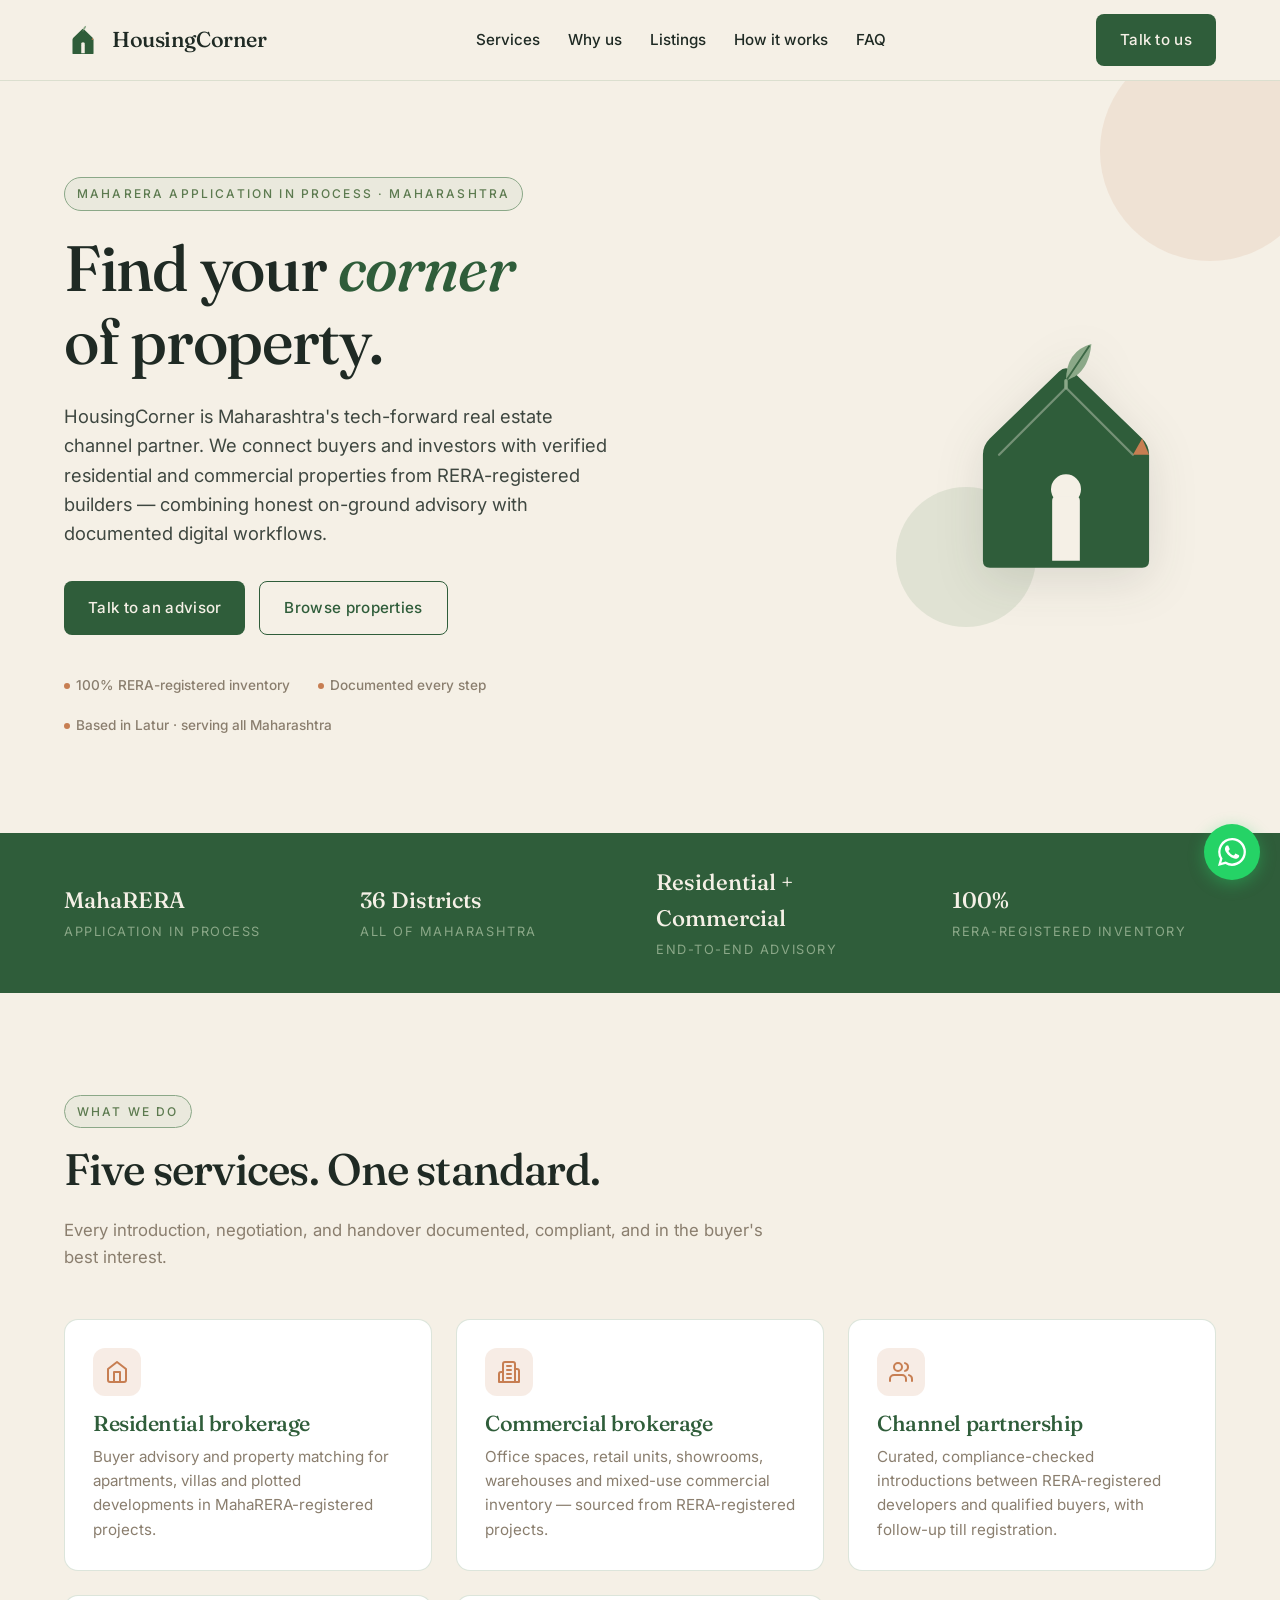
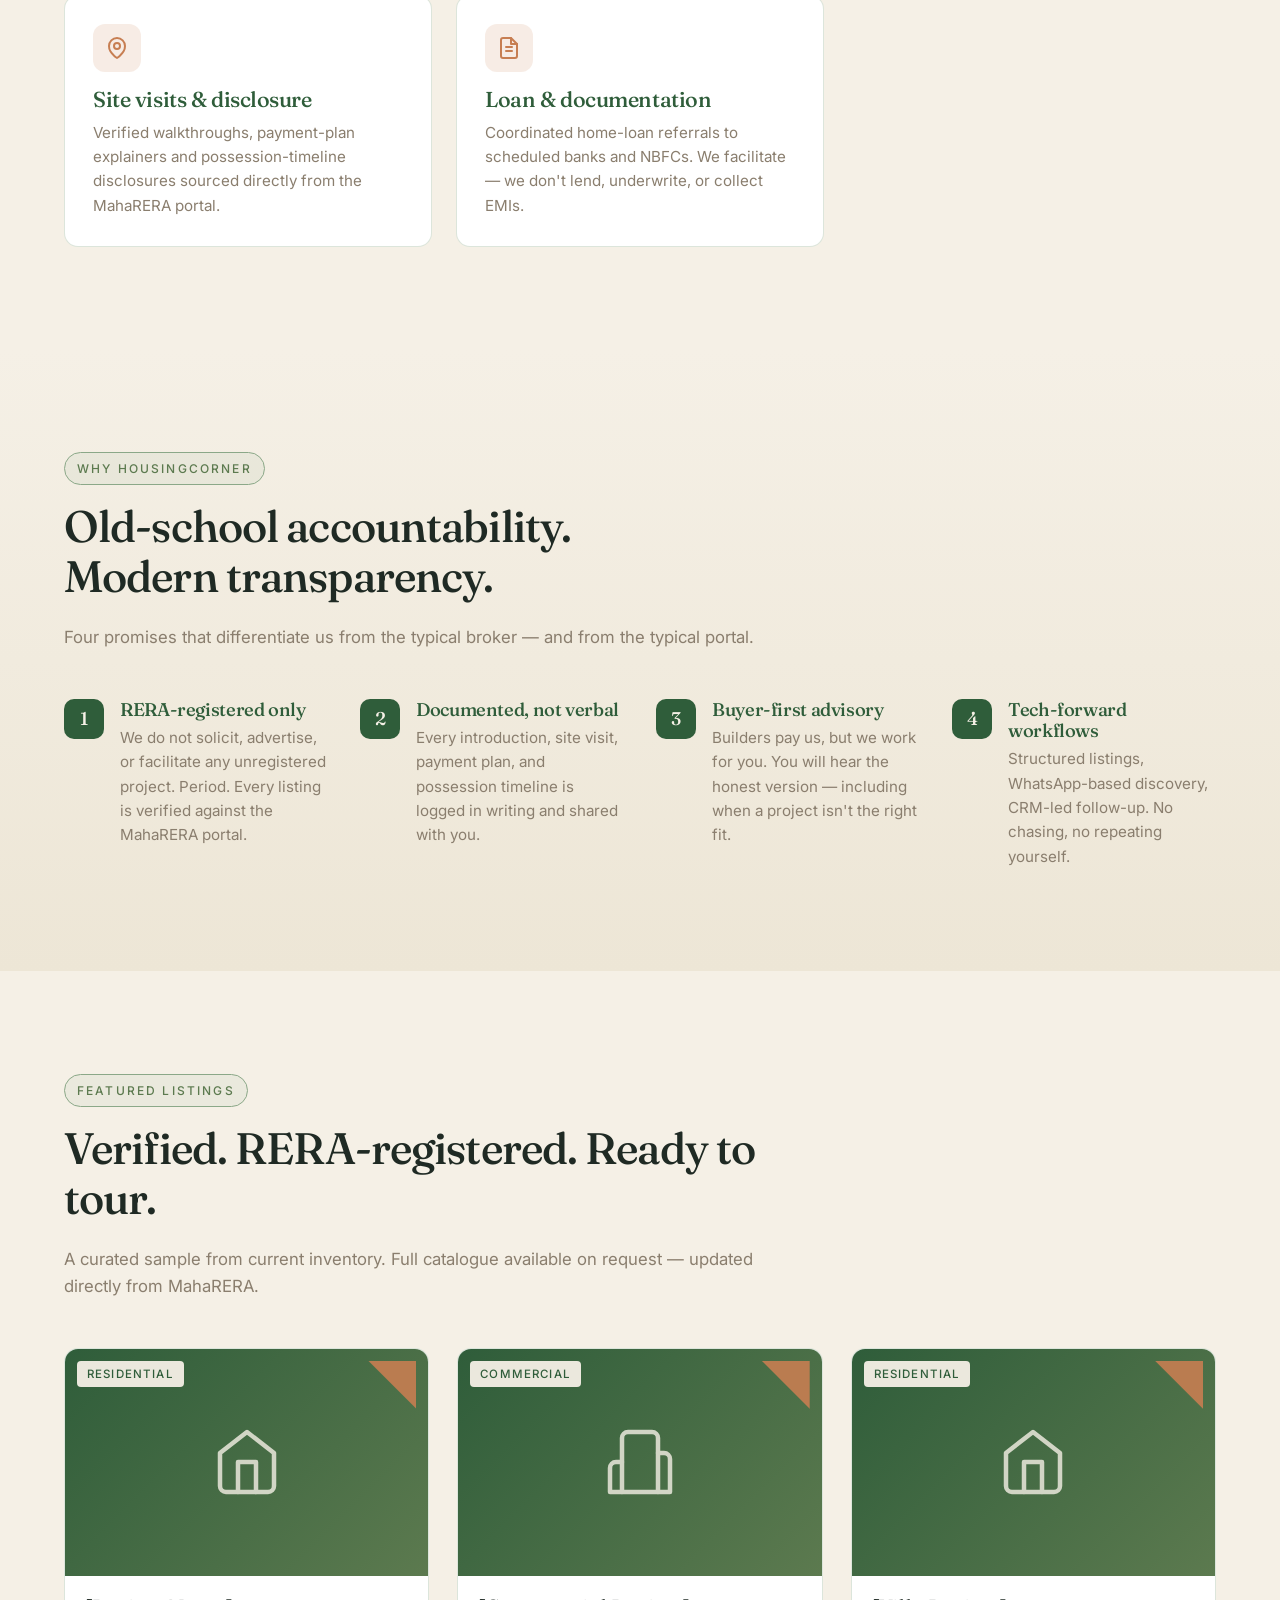
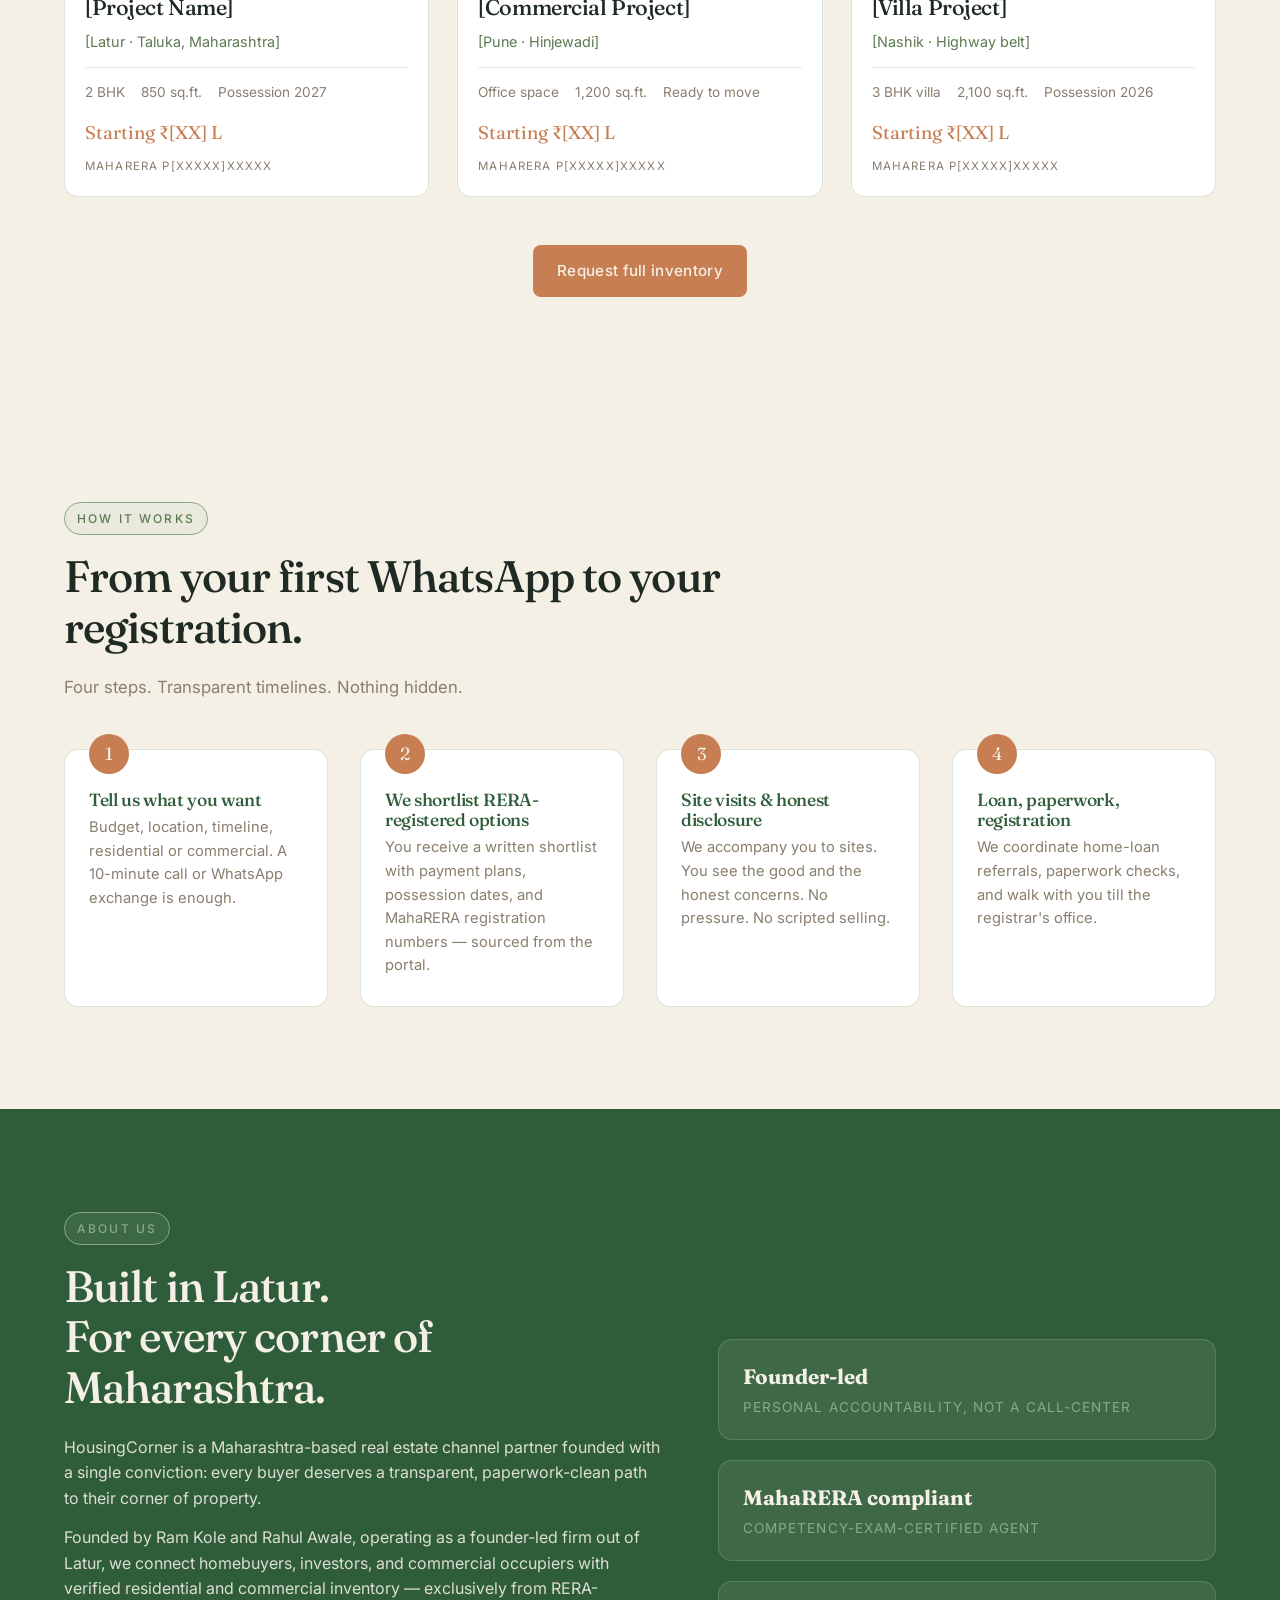
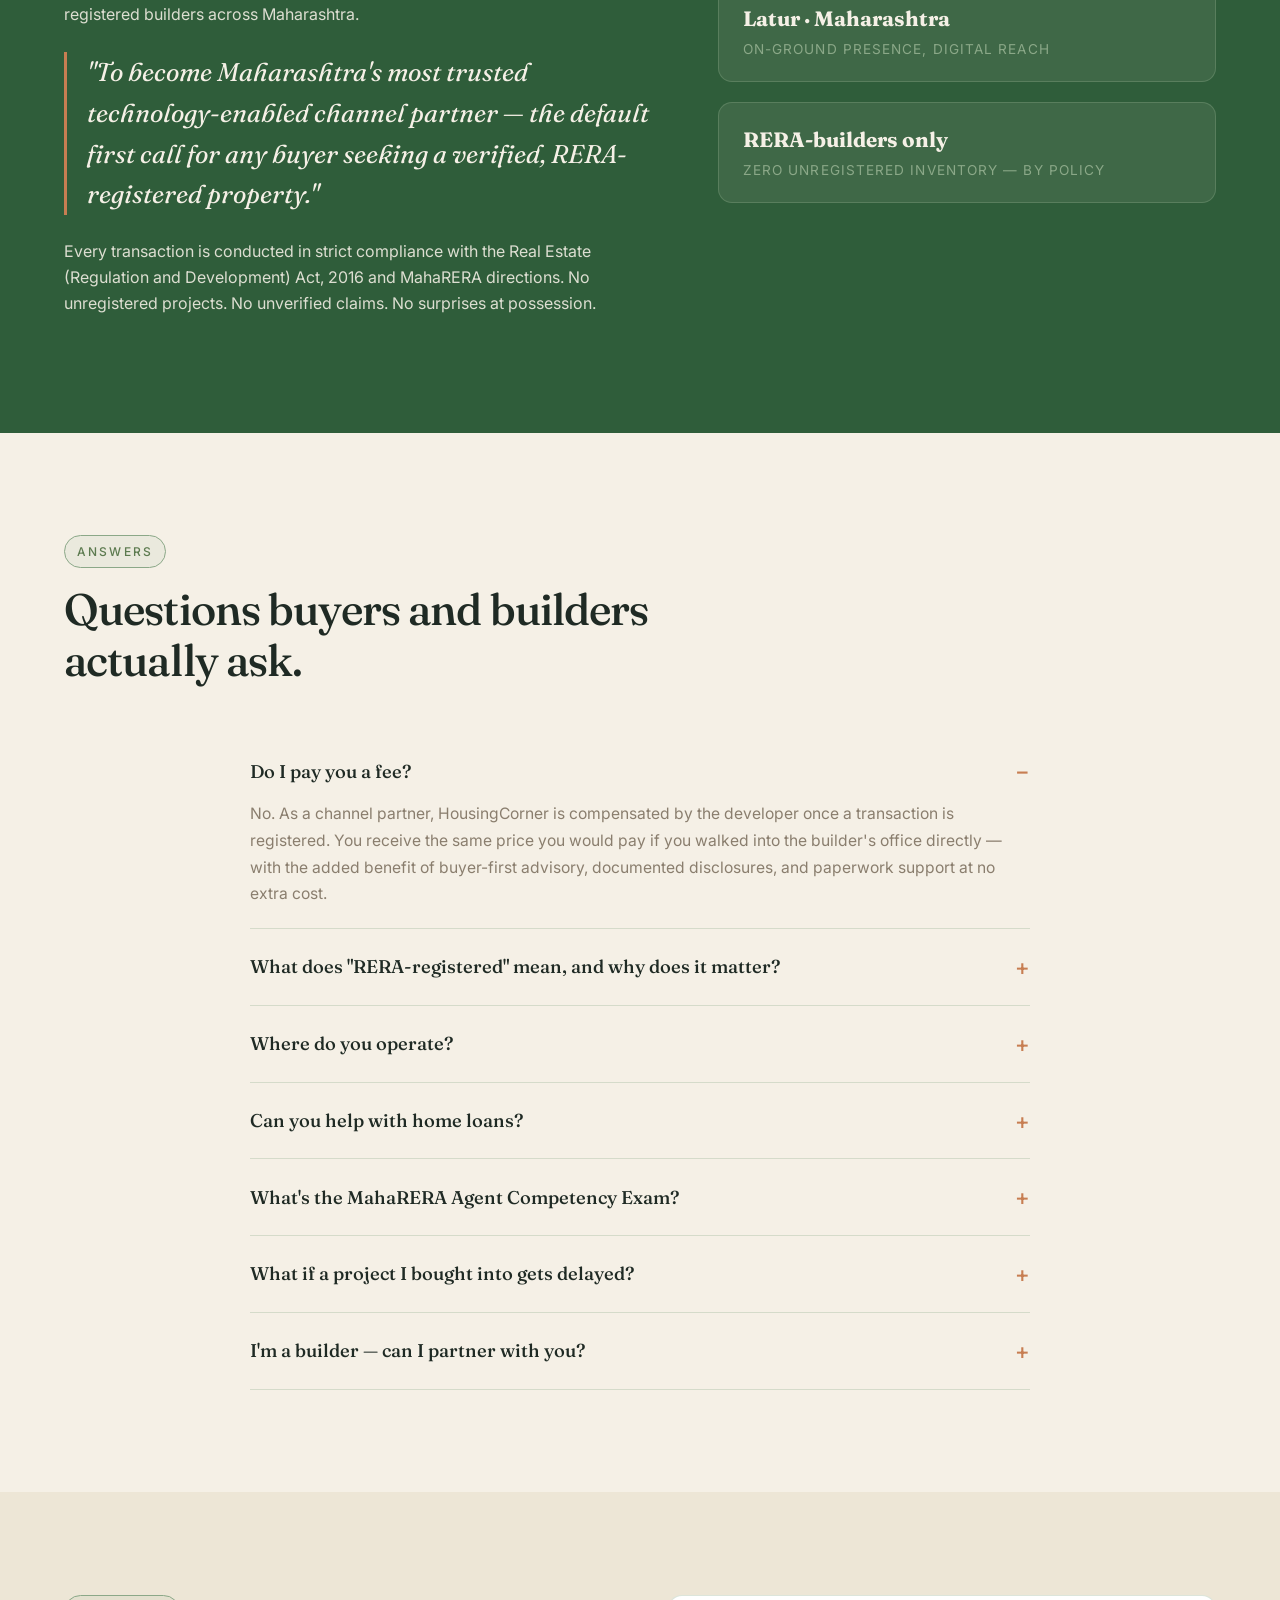
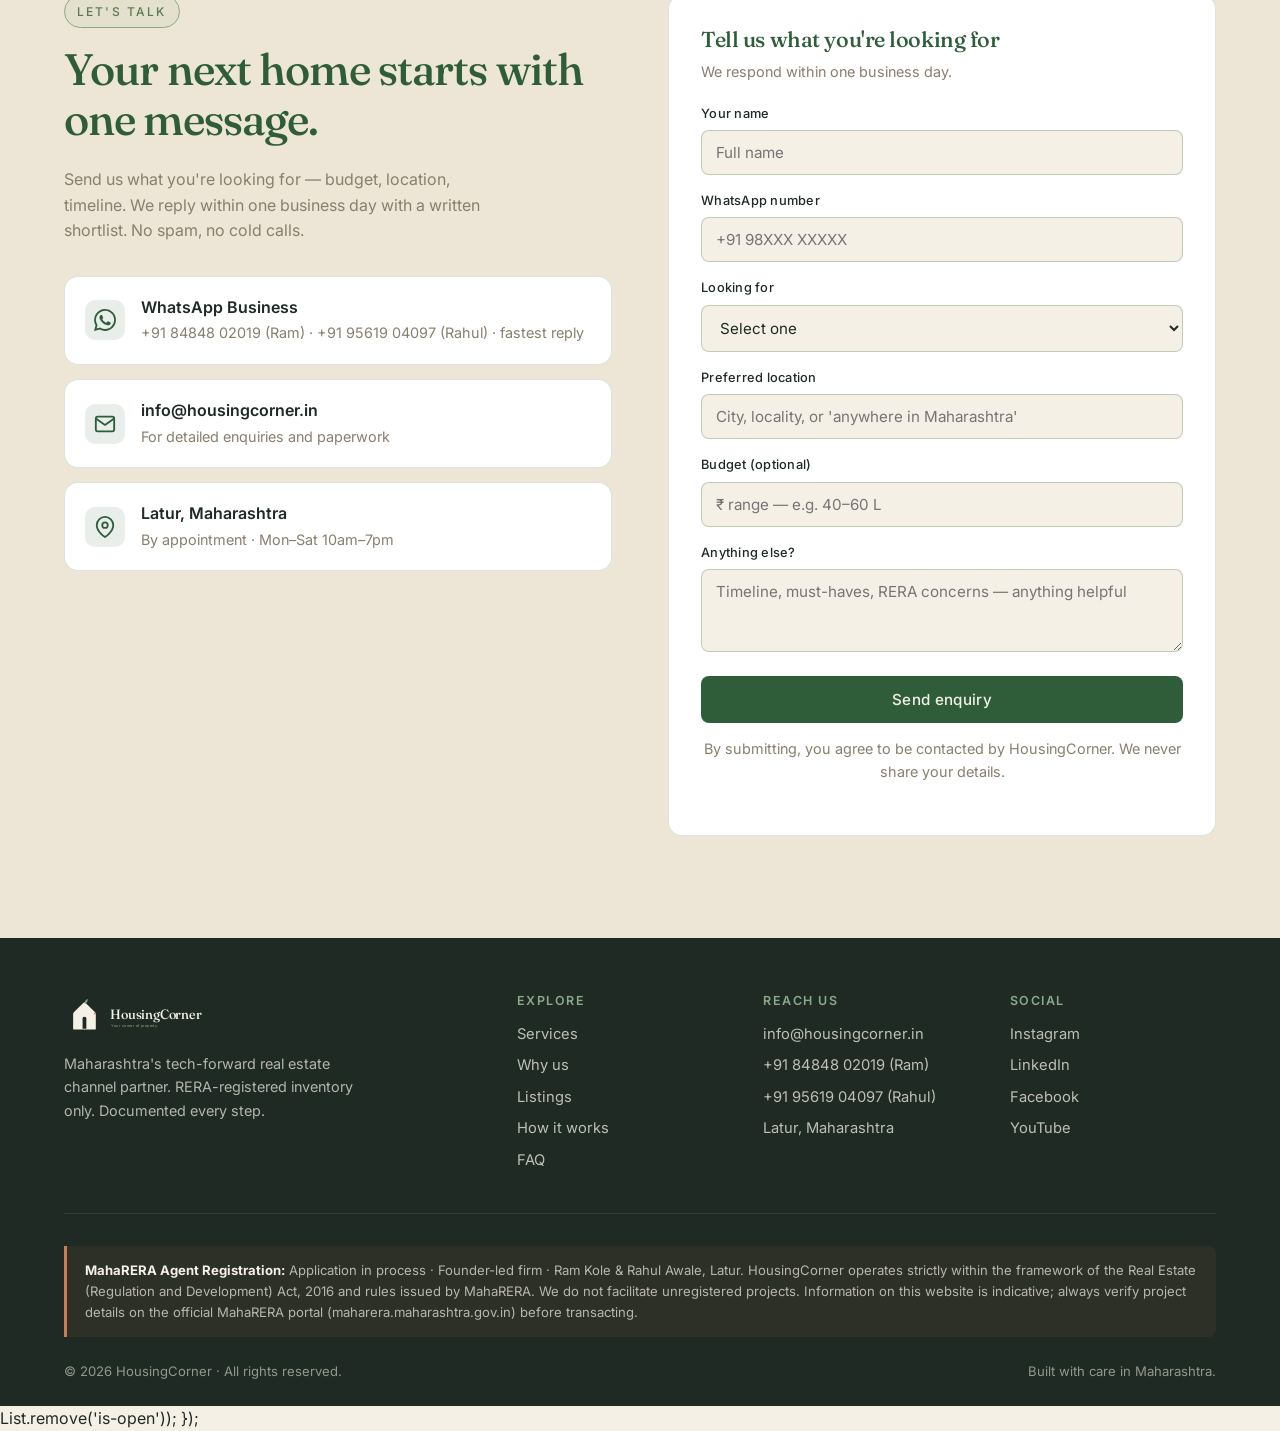
<file: inex.html>
<!DOCTYPE html>
<html lang="en">
<head>
<meta charset="UTF-8">
<meta name="viewport" content="width=device-width, initial-scale=1.0">
<title>HousingCorner — Your corner of property | Real Estate Channel Partner, Maharashtra</title>
<meta name="description" content="Maharashtra's tech-forward real estate channel partner. Find RERA-registered residential and commercial properties with honest advisory, documented every step. Based in Latur, serving all of Maharashtra.">
<meta name="theme-color" content="#2F5D3A">

<!-- Open Graph -->
<meta property="og:title" content="HousingCorner — Your corner of property">
<meta property="og:description" content="Verified residential and commercial properties from RERA-registered builders across Maharashtra.">
<meta property="og:type" content="website">
<meta property="og:url" content="https://www.housingcorner.in">

<!-- Favicon (inline SVG data URI) -->
<link rel="icon" type="image/svg+xml" href="data:image/svg+xml;utf8,<svg xmlns='http://www.w3.org/2000/svg' viewBox='0 0 64 64'><rect width='64' height='64' rx='10' fill='%23F5F0E6'/><path d='M 10 54 L 10 30 L 32 14 L 54 30 L 54 54 Z' fill='%232F5D3A'/><circle cx='32' cy='10' r='3.2' fill='%238BA888'/><path d='M 54 30 L 54 24 L 48 30 Z' fill='%23C77E52'/></svg>">

<!-- Google Fonts: Fraunces + Inter -->
<link rel="preconnect" href="https://fonts.googleapis.com">
<link rel="preconnect" href="https://fonts.gstatic.com" crossorigin>
<link href="https://fonts.googleapis.com/css2?family=Fraunces:opsz,wght@9..144,400..600&family=Inter:wght@400;500;600&display=swap" rel="stylesheet">

<style>
/* ===== Brand tokens ===== */
:root {
  --forest: #2F5D3A;
  --forest-soft: #5C7A4F;
  --terracotta: #C77E52;
  --sage: #8BA888;
  --cream: #F5F0E6;
  --cream-deep: #EDE6D6;
  --ink: #1F2A24;
  --stone: #8A7E6E;
  --shadow: 0 4px 24px rgba(31, 42, 36, 0.08);
  --radius: 14px;
  --radius-sm: 8px;
  --container: 1200px;
}

/* ===== Reset ===== */
*, *::before, *::after { box-sizing: border-box; margin: 0; padding: 0; }
html { scroll-behavior: smooth; -webkit-text-size-adjust: 100%; }
body {
  font-family: 'Inter', 'Helvetica Neue', Arial, sans-serif;
  font-size: 16px;
  line-height: 1.6;
  color: var(--ink);
  background: var(--cream);
  -webkit-font-smoothing: antialiased;
  -moz-osx-font-smoothing: grayscale;
}
img, svg { display: block; max-width: 100%; }
a { color: inherit; text-decoration: none; }
button { font-family: inherit; border: 0; cursor: pointer; }

/* ===== Typography ===== */
h1, h2, h3, h4 {
  font-family: 'Fraunces', Georgia, serif;
  font-weight: 500;
  color: var(--ink);
  letter-spacing: -0.02em;
  line-height: 1.15;
}
h1 { font-size: clamp(2.25rem, 5.5vw, 4rem); }
h2 { font-size: clamp(1.75rem, 3.5vw, 2.75rem); margin-bottom: 0.5em; }
h3 { font-size: 1.35rem; margin-bottom: 0.25em; }
p  { color: var(--ink); }
.eyebrow {
  display: inline-block;
  font-size: 0.75rem;
  font-weight: 500;
  letter-spacing: 0.18em;
  text-transform: uppercase;
  color: var(--forest-soft);
  padding: 6px 12px;
  border: 1px solid var(--sage);
  border-radius: 999px;
  background: rgba(139, 168, 136, 0.1);
}

/* ===== Layout ===== */
.container {
  width: 100%;
  max-width: var(--container);
  margin-inline: auto;
  padding-inline: 24px;
}
section { padding: clamp(56px, 8vw, 112px) 0; }
.section-head { max-width: 720px; margin-bottom: 48px; }
.section-head p { color: var(--stone); font-size: 1.05rem; }

/* ===== Buttons ===== */
.btn {
  display: inline-flex;
  align-items: center;
  gap: 8px;
  padding: 14px 24px;
  border-radius: var(--radius-sm);
  font-weight: 500;
  font-size: 0.95rem;
  letter-spacing: 0.02em;
  transition: transform 0.15s ease, box-shadow 0.15s ease, background 0.15s ease;
  white-space: nowrap;
}
.btn--primary {
  background: var(--forest);
  color: var(--cream);
}
.btn--primary:hover { background: #1F4429; transform: translateY(-1px); box-shadow: var(--shadow); }
.btn--accent {
  background: var(--terracotta);
  color: var(--cream);
}
.btn--accent:hover { background: #B26A40; transform: translateY(-1px); box-shadow: var(--shadow); }
.btn--ghost {
  background: transparent;
  color: var(--forest);
  border: 1.5px solid var(--forest);
}
.btn--ghost:hover { background: var(--forest); color: var(--cream); }
.btn--whatsapp {
  background: #25D366;
  color: #fff;
}
.btn--whatsapp:hover { background: #1DAE55; transform: translateY(-1px); box-shadow: var(--shadow); }

/* ===== Navigation ===== */
.nav {
  position: sticky;
  top: 0;
  z-index: 50;
  background: rgba(245, 240, 230, 0.92);
  backdrop-filter: saturate(160%) blur(10px);
  -webkit-backdrop-filter: saturate(160%) blur(10px);
  border-bottom: 1px solid rgba(139, 168, 136, 0.25);
}
.nav__inner {
  display: flex;
  align-items: center;
  justify-content: space-between;
  padding: 14px 24px;
  max-width: var(--container);
  margin-inline: auto;
}
.nav__brand { display: flex; align-items: center; gap: 10px; }
.nav__brand svg { height: 38px; width: auto; }
.nav__brand-text {
  font-family: 'Fraunces', Georgia, serif;
  font-size: 1.35rem;
  font-weight: 500;
  color: var(--ink);
  letter-spacing: -0.02em;
}
.nav__links {
  display: flex;
  gap: 28px;
}
.nav__links a {
  font-size: 0.95rem;
  color: var(--ink);
  font-weight: 500;
  padding: 8px 0;
  border-bottom: 1.5px solid transparent;
  transition: border-color 0.15s ease;
}
.nav__links a:hover { border-bottom-color: var(--terracotta); }
.nav__cta { display: flex; align-items: center; }
.nav__toggle { display: none; background: transparent; color: var(--forest); font-size: 1.5rem; padding: 8px; }

@media (max-width: 900px) {
  .nav__links { display: none; }
  .nav__toggle { display: block; }
  .nav.is-open .nav__links {
    display: flex;
    flex-direction: column;
    gap: 0;
    position: absolute;
    top: 100%;
    left: 0;
    right: 0;
    background: var(--cream);
    padding: 16px 24px;
    border-bottom: 1px solid rgba(139, 168, 136, 0.25);
  }
  .nav.is-open .nav__links a { padding: 14px 0; border-bottom: 1px solid rgba(139, 168, 136, 0.2); }
  .nav__cta .btn { padding: 10px 16px; font-size: 0.85rem; }
}

/* ===== Hero ===== */
.hero {
  position: relative;
  padding-top: clamp(56px, 8vw, 96px);
  padding-bottom: clamp(56px, 8vw, 96px);
  overflow: hidden;
}
.hero::before {
  content: "";
  position: absolute;
  top: -40px; right: -40px;
  width: 220px; height: 220px;
  background: var(--terracotta);
  border-radius: 50%;
  opacity: 0.12;
  pointer-events: none;
}
.hero__grid {
  display: grid;
  grid-template-columns: 1.3fr 1fr;
  gap: 56px;
  align-items: center;
}
.hero__content h1 {
  margin-top: 20px;
  margin-bottom: 24px;
}
.hero__content h1 span.accent { color: var(--forest); font-style: italic; }
.hero__lede {
  font-size: 1.15rem;
  color: var(--ink);
  opacity: 0.85;
  max-width: 560px;
  margin-bottom: 32px;
}
.hero__ctas { display: flex; flex-wrap: wrap; gap: 14px; margin-bottom: 40px; }
.hero__trust {
  display: flex;
  flex-wrap: wrap;
  gap: 18px 28px;
  font-size: 0.85rem;
  color: var(--stone);
  font-weight: 500;
}
.hero__trust span { display: inline-flex; align-items: center; gap: 6px; }
.hero__trust .dot { width: 6px; height: 6px; border-radius: 50%; background: var(--terracotta); }

.hero__visual {
  position: relative;
  aspect-ratio: 1 / 1;
  max-width: 440px;
  margin-left: auto;
}
.hero__visual svg { width: 100%; height: auto; filter: drop-shadow(0 12px 24px rgba(31, 42, 36, 0.12)); }
.hero__visual::after {
  content: "";
  position: absolute;
  bottom: -20px; left: -20px;
  width: 140px; height: 140px;
  background: var(--sage);
  border-radius: 50%;
  opacity: 0.2;
  z-index: -1;
}

@media (max-width: 860px) {
  .hero__grid { grid-template-columns: 1fr; gap: 40px; }
  .hero__visual { order: -1; max-width: 280px; margin: 0 auto; }
}

/* ===== Trust bar ===== */
.trust-bar {
  background: var(--forest);
  color: var(--cream);
  padding: 32px 0;
}
.trust-bar__grid {
  display: grid;
  grid-template-columns: repeat(4, 1fr);
  gap: 32px;
  align-items: center;
}
.trust-stat strong {
  display: block;
  font-family: 'Fraunces', Georgia, serif;
  font-size: 1.4rem;
  font-weight: 500;
  color: var(--cream);
}
.trust-stat span {
  display: block;
  font-size: 0.8rem;
  color: var(--sage);
  letter-spacing: 0.12em;
  text-transform: uppercase;
  margin-top: 4px;
}

@media (max-width: 720px) {
  .trust-bar__grid { grid-template-columns: repeat(2, 1fr); gap: 24px; }
}

/* ===== Services ===== */
.services__grid {
  display: grid;
  grid-template-columns: repeat(auto-fit, minmax(280px, 1fr));
  gap: 24px;
}
.service-card {
  background: #fff;
  border-radius: var(--radius);
  padding: 28px;
  border: 1px solid rgba(139, 168, 136, 0.3);
  transition: transform 0.2s ease, box-shadow 0.2s ease;
}
.service-card:hover { transform: translateY(-4px); box-shadow: var(--shadow); }
.service-card__icon {
  width: 48px; height: 48px;
  border-radius: 12px;
  background: rgba(199, 126, 82, 0.15);
  color: var(--terracotta);
  display: flex; align-items: center; justify-content: center;
  margin-bottom: 16px;
}
.service-card h3 { color: var(--forest); }
.service-card p { color: var(--stone); font-size: 0.95rem; margin-top: 8px; }

/* ===== Why us ===== */
.why {
  background: linear-gradient(180deg, var(--cream) 0%, var(--cream-deep) 100%);
}
.why__grid {
  display: grid;
  grid-template-columns: repeat(auto-fit, minmax(260px, 1fr));
  gap: 32px;
  margin-top: 48px;
}
.why-item { display: flex; gap: 16px; align-items: flex-start; }
.why-item__num {
  flex: 0 0 auto;
  width: 40px; height: 40px;
  border-radius: 10px;
  background: var(--forest);
  color: var(--cream);
  font-family: 'Fraunces', Georgia, serif;
  font-size: 1.15rem;
  font-weight: 500;
  display: flex; align-items: center; justify-content: center;
}
.why-item h3 { color: var(--forest); margin-bottom: 6px; font-size: 1.15rem; }
.why-item p { color: var(--stone); font-size: 0.95rem; }

/* ===== Properties ===== */
.properties__grid {
  display: grid;
  grid-template-columns: repeat(auto-fit, minmax(300px, 1fr));
  gap: 28px;
  margin-top: 48px;
}
.property-card {
  background: #fff;
  border-radius: var(--radius);
  overflow: hidden;
  border: 1px solid rgba(139, 168, 136, 0.3);
  display: flex;
  flex-direction: column;
  transition: transform 0.2s ease, box-shadow 0.2s ease;
}
.property-card:hover { transform: translateY(-4px); box-shadow: var(--shadow); }
.property-card__image {
  aspect-ratio: 16 / 10;
  background: linear-gradient(135deg, var(--forest) 0%, var(--forest-soft) 100%);
  position: relative;
  display: flex; align-items: center; justify-content: center;
  color: var(--cream);
}
.property-card__image::after {
  content: "";
  position: absolute;
  top: 12px; right: 12px;
  width: 48px; height: 48px;
  background: var(--terracotta);
  clip-path: polygon(100% 0, 100% 100%, 0 0);
  opacity: 0.9;
}
.property-card__tag {
  position: absolute;
  top: 12px; left: 12px;
  padding: 4px 10px;
  background: rgba(245, 240, 230, 0.95);
  color: var(--forest);
  font-size: 0.72rem;
  font-weight: 500;
  letter-spacing: 0.1em;
  text-transform: uppercase;
  border-radius: 4px;
}
.property-card__body { padding: 20px; flex: 1; display: flex; flex-direction: column; }
.property-card h3 { color: var(--ink); }
.property-card__loc { color: var(--forest-soft); font-size: 0.9rem; margin-top: 4px; }
.property-card__meta {
  display: flex; gap: 16px; flex-wrap: wrap;
  margin-top: 14px; padding-top: 14px;
  border-top: 1px solid rgba(139, 168, 136, 0.25);
  font-size: 0.85rem; color: var(--stone);
}
.property-card__price {
  margin-top: 14px;
  font-family: 'Fraunces', Georgia, serif;
  font-size: 1.15rem;
  color: var(--terracotta);
}
.property-card__rera {
  margin-top: 10px;
  font-size: 0.72rem;
  letter-spacing: 0.1em;
  color: var(--stone);
}

/* ===== Process ===== */
.process__timeline {
  display: grid;
  grid-template-columns: repeat(auto-fit, minmax(220px, 1fr));
  gap: 32px;
  margin-top: 48px;
  position: relative;
}
.process-step {
  position: relative;
  padding: 28px 24px;
  background: #fff;
  border-radius: var(--radius);
  border: 1px solid rgba(139, 168, 136, 0.3);
}
.process-step__num {
  position: absolute;
  top: -16px; left: 24px;
  width: 40px; height: 40px;
  border-radius: 50%;
  background: var(--terracotta);
  color: var(--cream);
  font-family: 'Fraunces', Georgia, serif;
  font-size: 1.1rem;
  display: flex; align-items: center; justify-content: center;
}
.process-step h3 { color: var(--forest); margin-top: 12px; font-size: 1.1rem; }
.process-step p { color: var(--stone); font-size: 0.92rem; margin-top: 6px; }

/* ===== About ===== */
.about {
  background: var(--forest);
  color: var(--cream);
}
.about h2 { color: var(--cream); }
.about__grid { display: grid; grid-template-columns: 1.2fr 1fr; gap: 56px; align-items: center; }
.about p { color: rgba(245, 240, 230, 0.88); margin-bottom: 14px; font-size: 1rem; }
.about__quote {
  font-family: 'Fraunces', Georgia, serif;
  font-size: 1.6rem;
  font-style: italic;
  color: var(--cream);
  border-left: 3px solid var(--terracotta);
  padding-left: 20px;
  margin: 24px 0;
}
.about__stats { display: flex; flex-direction: column; gap: 20px; }
.about__stat {
  background: rgba(245, 240, 230, 0.08);
  border: 1px solid rgba(139, 168, 136, 0.35);
  border-radius: var(--radius);
  padding: 20px 24px;
}
.about__stat strong {
  display: block;
  font-family: 'Fraunces', Georgia, serif;
  font-size: 1.3rem;
  color: var(--cream);
}
.about__stat span { color: var(--sage); font-size: 0.85rem; letter-spacing: 0.08em; text-transform: uppercase; display: block; margin-top: 4px; }

@media (max-width: 760px) { .about__grid { grid-template-columns: 1fr; gap: 32px; } }

/* ===== FAQ ===== */
.faq__list { max-width: 780px; margin: 48px auto 0; }
.faq details {
  border-bottom: 1px solid rgba(139, 168, 136, 0.3);
  padding: 20px 0;
}
.faq summary {
  cursor: pointer;
  font-family: 'Fraunces', Georgia, serif;
  font-size: 1.15rem;
  font-weight: 500;
  color: var(--ink);
  list-style: none;
  display: flex;
  justify-content: space-between;
  align-items: center;
  gap: 16px;
}
.faq summary::-webkit-details-marker { display: none; }
.faq summary::after {
  content: "+";
  font-family: 'Inter', sans-serif;
  color: var(--terracotta);
  font-size: 1.4rem;
  transition: transform 0.2s ease;
}
.faq details[open] summary::after { content: "−"; }
.faq details p { color: var(--stone); margin-top: 12px; font-size: 0.98rem; line-height: 1.7; }

/* ===== Contact / CTA ===== */
.contact {
  background: var(--cream-deep);
}
.contact__grid { display: grid; grid-template-columns: 1fr 1fr; gap: 56px; }
.contact__left h2 { color: var(--forest); }
.contact__channels { display: flex; flex-direction: column; gap: 14px; margin-top: 32px; }
.contact__channel {
  display: flex; align-items: center; gap: 16px;
  padding: 18px 20px;
  background: #fff;
  border-radius: var(--radius);
  border: 1px solid rgba(139, 168, 136, 0.3);
  transition: transform 0.15s ease;
}
.contact__channel:hover { transform: translateX(4px); }
.contact__channel-icon {
  width: 40px; height: 40px;
  border-radius: 10px;
  background: rgba(47, 93, 58, 0.1);
  color: var(--forest);
  display: flex; align-items: center; justify-content: center;
  flex: 0 0 auto;
}
.contact__channel strong { display: block; color: var(--ink); font-weight: 600; }
.contact__channel span { color: var(--stone); font-size: 0.9rem; }

.form {
  background: #fff;
  border-radius: var(--radius);
  padding: 32px;
  border: 1px solid rgba(139, 168, 136, 0.3);
}
.form h3 { color: var(--forest); margin-bottom: 8px; }
.form p { color: var(--stone); font-size: 0.9rem; margin-bottom: 20px; }
.form label { display: block; font-size: 0.8rem; font-weight: 500; color: var(--ink); margin-bottom: 6px; letter-spacing: 0.02em; }
.form input, .form select, .form textarea {
  width: 100%;
  padding: 12px 14px;
  font-family: inherit;
  font-size: 0.95rem;
  border-radius: var(--radius-sm);
  border: 1px solid rgba(139, 168, 136, 0.5);
  background: var(--cream);
  color: var(--ink);
  margin-bottom: 16px;
  transition: border-color 0.15s ease;
}
.form input:focus, .form select:focus, .form textarea:focus {
  outline: none;
  border-color: var(--forest);
}
.form button { width: 100%; justify-content: center; }
.form__note { font-size: 0.78rem; color: var(--stone); margin-top: 14px; text-align: center; }

@media (max-width: 860px) { .contact__grid { grid-template-columns: 1fr; gap: 40px; } }

/* ===== Footer ===== */
footer {
  background: var(--ink);
  color: rgba(245, 240, 230, 0.75);
  padding: 56px 0 24px;
}
footer a { color: rgba(245, 240, 230, 0.75); transition: color 0.15s; }
footer a:hover { color: var(--terracotta); }
.footer__grid {
  display: grid;
  grid-template-columns: 2fr 1fr 1fr 1fr;
  gap: 40px;
  padding-bottom: 40px;
  border-bottom: 1px solid rgba(245, 240, 230, 0.1);
}
.footer__brand svg { height: 42px; width: auto; margin-bottom: 16px; }
.footer__brand p { color: rgba(245, 240, 230, 0.7); font-size: 0.9rem; max-width: 320px; }
.footer__col h4 {
  font-family: 'Inter', sans-serif;
  font-size: 0.78rem;
  font-weight: 600;
  letter-spacing: 0.12em;
  text-transform: uppercase;
  color: var(--sage);
  margin-bottom: 14px;
}
.footer__col ul { list-style: none; display: flex; flex-direction: column; gap: 8px; }
.footer__col li { font-size: 0.92rem; }
.footer__bottom {
  display: flex;
  flex-wrap: wrap;
  justify-content: space-between;
  align-items: center;
  padding-top: 24px;
  gap: 16px;
  font-size: 0.82rem;
  color: rgba(245, 240, 230, 0.55);
}
.footer__compliance {
  background: rgba(199, 126, 82, 0.08);
  border-left: 3px solid var(--terracotta);
  padding: 14px 18px;
  margin-top: 32px;
  border-radius: 0 var(--radius-sm) var(--radius-sm) 0;
  font-size: 0.82rem;
  color: rgba(245, 240, 230, 0.7);
  line-height: 1.6;
}

@media (max-width: 720px) {
  .footer__grid { grid-template-columns: 1fr 1fr; gap: 28px; }
  .footer__brand { grid-column: 1 / -1; }
}

/* ===== Floating WhatsApp ===== */
.whatsapp-float {
  position: fixed;
  bottom: 20px; right: 20px;
  width: 56px; height: 56px;
  border-radius: 50%;
  background: #25D366;
  color: #fff;
  display: flex; align-items: center; justify-content: center;
  box-shadow: 0 4px 16px rgba(37, 211, 102, 0.4);
  z-index: 40;
  transition: transform 0.2s ease;
}
.whatsapp-float:hover { transform: scale(1.08); }

/* ===== Misc ===== */
.visually-hidden { position: absolute; width: 1px; height: 1px; padding: 0; margin: -1px; overflow: hidden; clip: rect(0,0,0,0); border: 0; }
</style>
</head>
<body>

<!-- =========================================================== -->
<!-- NAV -->
<!-- =========================================================== -->
<header class="nav" id="nav">
  <div class="nav__inner">
    <a href="#top" class="nav__brand" aria-label="HousingCorner home">
      <!-- Inline icon -->
      <svg viewBox="0 0 260 260" aria-hidden="true">
        <path d="M 58 220 L 58 128 Q 58 120 64 114 L 124 56 Q 130 50 136 56 L 196 114 Q 202 120 202 128 L 202 220 Q 202 226 196 226 L 64 226 Q 58 226 58 220 Z" fill="#2F5D3A"/>
        <circle cx="130" cy="158" r="13" fill="#F5F0E6"/>
        <path d="M 118 168 Q 118 164 122 164 L 138 164 Q 142 164 142 168 L 142 220 L 118 220 Z" fill="#F5F0E6"/>
        <path d="M 130 64 Q 130 38 152 32 Q 150 52 138 60 Q 134 62 130 64 Z" fill="#8BA888"/>
        <path d="M 130 70 L 130 64" stroke="#8BA888" stroke-width="3" stroke-linecap="round"/>
        <path d="M 196 114 L 202 128 L 188 128 Z" fill="#C77E52"/>
      </svg>
      <span class="nav__brand-text">HousingCorner</span>
    </a>
    <nav class="nav__links" aria-label="Primary">
      <a href="#services">Services</a>
      <a href="#why">Why us</a>
      <a href="#properties">Listings</a>
      <a href="#process">How it works</a>
      <a href="#faq">FAQ</a>
    </nav>
    <div class="nav__cta">
      <a href="#contact" class="btn btn--primary">Talk to us</a>
      <button class="nav__toggle" aria-label="Toggle menu" onclick="document.getElementById('nav').classList.toggle('is-open')">☰</button>
    </div>
  </div>
</header>

<!-- =========================================================== -->
<!-- HERO -->
<!-- =========================================================== -->
<section id="top" class="hero">
  <div class="container hero__grid">
    <div class="hero__content">
      <span class="eyebrow">MahaRERA application in process · Maharashtra</span>
      <h1>Find your <span class="accent">corner</span><br>of property.</h1>
      <p class="hero__lede">HousingCorner is Maharashtra's tech-forward real estate channel partner. We connect buyers and investors with verified residential and commercial properties from RERA-registered builders — combining honest on-ground advisory with documented digital workflows.</p>
      <div class="hero__ctas">
        <a href="#contact" class="btn btn--primary">Talk to an advisor</a>
        <a href="#properties" class="btn btn--ghost">Browse properties</a>
      </div>
      <div class="hero__trust">
        <span><span class="dot"></span>100% RERA-registered inventory</span>
        <span><span class="dot"></span>Documented every step</span>
        <span><span class="dot"></span>Based in Latur · serving all Maharashtra</span>
      </div>
    </div>

    <div class="hero__visual">
      <!-- Large brand icon -->
      <svg viewBox="0 0 260 260" aria-hidden="true">
        <path d="M 58 220 L 58 128 Q 58 120 64 114 L 124 56 Q 130 50 136 56 L 196 114 Q 202 120 202 128 L 202 220 Q 202 226 196 226 L 64 226 Q 58 226 58 220 Z" fill="#2F5D3A"/>
        <circle cx="130" cy="158" r="13" fill="#F5F0E6"/>
        <path d="M 118 168 Q 118 164 122 164 L 138 164 Q 142 164 142 168 L 142 220 L 118 220 Z" fill="#F5F0E6"/>
        <path d="M 72 128 L 130 70 L 188 128" fill="none" stroke="#F5F0E6" stroke-width="2" stroke-opacity="0.35" stroke-linecap="round" stroke-linejoin="round"/>
        <path d="M 130 64 Q 130 38 152 32 Q 150 52 138 60 Q 134 62 130 64 Z" fill="#8BA888"/>
        <path d="M 130 64 Q 138 52 150 34" fill="none" stroke="#2F5D3A" stroke-width="1.6" stroke-linecap="round" stroke-opacity="0.85"/>
        <path d="M 130 70 L 130 64" stroke="#8BA888" stroke-width="3" stroke-linecap="round"/>
        <path d="M 196 114 L 202 128 L 188 128 Z" fill="#C77E52"/>
      </svg>
    </div>
  </div>
</section>

<!-- =========================================================== -->
<!-- TRUST BAR -->
<!-- =========================================================== -->
<section class="trust-bar" aria-label="Credibility at a glance">
  <div class="container trust-bar__grid">
    <div class="trust-stat"><strong>MahaRERA</strong><span>Application in process</span></div>
    <div class="trust-stat"><strong>36 Districts</strong><span>All of Maharashtra</span></div>
    <div class="trust-stat"><strong>Residential + Commercial</strong><span>End-to-end advisory</span></div>
    <div class="trust-stat"><strong>100%</strong><span>RERA-registered inventory</span></div>
  </div>
</section>

<!-- =========================================================== -->
<!-- SERVICES -->
<!-- =========================================================== -->
<section id="services" class="services">
  <div class="container">
    <div class="section-head">
      <span class="eyebrow">What we do</span>
      <h2 style="margin-top: 16px;">Five services. One standard.</h2>
      <p>Every introduction, negotiation, and handover documented, compliant, and in the buyer's best interest.</p>
    </div>

    <div class="services__grid">
      <article class="service-card">
        <div class="service-card__icon">
          <svg width="24" height="24" viewBox="0 0 24 24" fill="none" stroke="currentColor" stroke-width="2" stroke-linecap="round" stroke-linejoin="round"><path d="M3 9l9-7 9 7v11a2 2 0 0 1-2 2H5a2 2 0 0 1-2-2z"/><polyline points="9 22 9 12 15 12 15 22"/></svg>
        </div>
        <h3>Residential brokerage</h3>
        <p>Buyer advisory and property matching for apartments, villas and plotted developments in MahaRERA-registered projects.</p>
      </article>

      <article class="service-card">
        <div class="service-card__icon">
          <svg width="24" height="24" viewBox="0 0 24 24" fill="none" stroke="currentColor" stroke-width="2" stroke-linecap="round" stroke-linejoin="round"><path d="M6 22V4a2 2 0 0 1 2-2h8a2 2 0 0 1 2 2v18Z"/><path d="M6 12H4a2 2 0 0 0-2 2v8h4"/><path d="M18 9h2a2 2 0 0 1 2 2v11h-4"/><path d="M10 6h4"/><path d="M10 10h4"/><path d="M10 14h4"/><path d="M10 18h4"/></svg>
        </div>
        <h3>Commercial brokerage</h3>
        <p>Office spaces, retail units, showrooms, warehouses and mixed-use commercial inventory — sourced from RERA-registered projects.</p>
      </article>

      <article class="service-card">
        <div class="service-card__icon">
          <svg width="24" height="24" viewBox="0 0 24 24" fill="none" stroke="currentColor" stroke-width="2" stroke-linecap="round" stroke-linejoin="round"><path d="M17 21v-2a4 4 0 0 0-4-4H5a4 4 0 0 0-4 4v2"/><circle cx="9" cy="7" r="4"/><path d="M23 21v-2a4 4 0 0 0-3-3.87"/><path d="M16 3.13a4 4 0 0 1 0 7.75"/></svg>
        </div>
        <h3>Channel partnership</h3>
        <p>Curated, compliance-checked introductions between RERA-registered developers and qualified buyers, with follow-up till registration.</p>
      </article>

      <article class="service-card">
        <div class="service-card__icon">
          <svg width="24" height="24" viewBox="0 0 24 24" fill="none" stroke="currentColor" stroke-width="2" stroke-linecap="round" stroke-linejoin="round"><circle cx="12" cy="10" r="3"/><path d="M12 2a8 8 0 0 0-8 8c0 1.9.4 3.7 1.4 5.3.9 1.5 2.1 2.8 3.3 4C10 20.8 12 22 12 22s2-1.2 3.3-2.7c1.2-1.2 2.4-2.5 3.3-4C19.6 13.7 20 11.9 20 10a8 8 0 0 0-8-8z"/></svg>
        </div>
        <h3>Site visits &amp; disclosure</h3>
        <p>Verified walkthroughs, payment-plan explainers and possession-timeline disclosures sourced directly from the MahaRERA portal.</p>
      </article>

      <article class="service-card">
        <div class="service-card__icon">
          <svg width="24" height="24" viewBox="0 0 24 24" fill="none" stroke="currentColor" stroke-width="2" stroke-linecap="round" stroke-linejoin="round"><path d="M14 2H6a2 2 0 0 0-2 2v16a2 2 0 0 0 2 2h12a2 2 0 0 0 2-2V8z"/><polyline points="14 2 14 8 20 8"/><line x1="9" y1="15" x2="15" y2="15"/><line x1="9" y1="11" x2="15" y2="11"/></svg>
        </div>
        <h3>Loan &amp; documentation</h3>
        <p>Coordinated home-loan referrals to scheduled banks and NBFCs. We facilitate — we don't lend, underwrite, or collect EMIs.</p>
      </article>
    </div>
  </div>
</section>

<!-- =========================================================== -->
<!-- WHY US -->
<!-- =========================================================== -->
<section id="why" class="why">
  <div class="container">
    <div class="section-head">
      <span class="eyebrow">Why HousingCorner</span>
      <h2 style="margin-top: 16px;">Old-school accountability.<br>Modern transparency.</h2>
      <p>Four promises that differentiate us from the typical broker — and from the typical portal.</p>
    </div>

    <div class="why__grid">
      <div class="why-item">
        <div class="why-item__num">1</div>
        <div>
          <h3>RERA-registered only</h3>
          <p>We do not solicit, advertise, or facilitate any unregistered project. Period. Every listing is verified against the MahaRERA portal.</p>
        </div>
      </div>
      <div class="why-item">
        <div class="why-item__num">2</div>
        <div>
          <h3>Documented, not verbal</h3>
          <p>Every introduction, site visit, payment plan, and possession timeline is logged in writing and shared with you.</p>
        </div>
      </div>
      <div class="why-item">
        <div class="why-item__num">3</div>
        <div>
          <h3>Buyer-first advisory</h3>
          <p>Builders pay us, but we work for you. You will hear the honest version — including when a project isn't the right fit.</p>
        </div>
      </div>
      <div class="why-item">
        <div class="why-item__num">4</div>
        <div>
          <h3>Tech-forward workflows</h3>
          <p>Structured listings, WhatsApp-based discovery, CRM-led follow-up. No chasing, no repeating yourself.</p>
        </div>
      </div>
    </div>
  </div>
</section>

<!-- =========================================================== -->
<!-- PROPERTIES -->
<!-- =========================================================== -->
<section id="properties" class="properties">
  <div class="container">
    <div class="section-head">
      <span class="eyebrow">Featured listings</span>
      <h2 style="margin-top: 16px;">Verified. RERA-registered. Ready to tour.</h2>
      <p>A curated sample from current inventory. Full catalogue available on request — updated directly from MahaRERA.</p>
    </div>

    <div class="properties__grid">
      <!-- Placeholder cards — swap in real listings -->
      <article class="property-card">
        <div class="property-card__image">
          <span class="property-card__tag">Residential</span>
          <!-- building illustration -->
          <svg width="72" height="72" viewBox="0 0 24 24" fill="none" stroke="currentColor" stroke-width="1.5" stroke-linecap="round" stroke-linejoin="round" opacity="0.8"><path d="M3 9l9-7 9 7v11a2 2 0 0 1-2 2H5a2 2 0 0 1-2-2z"/><polyline points="9 22 9 12 15 12 15 22"/></svg>
        </div>
        <div class="property-card__body">
          <h3>[Project Name]</h3>
          <div class="property-card__loc">[Latur · Taluka, Maharashtra]</div>
          <div class="property-card__meta">
            <span>2 BHK</span>
            <span>850 sq.ft.</span>
            <span>Possession 2027</span>
          </div>
          <div class="property-card__price">Starting ₹[XX] L</div>
          <div class="property-card__rera">MAHARERA P[XXXXX]XXXXX</div>
        </div>
      </article>

      <article class="property-card">
        <div class="property-card__image">
          <span class="property-card__tag">Commercial</span>
          <svg width="72" height="72" viewBox="0 0 24 24" fill="none" stroke="currentColor" stroke-width="1.5" stroke-linecap="round" stroke-linejoin="round" opacity="0.8"><path d="M6 22V4a2 2 0 0 1 2-2h8a2 2 0 0 1 2 2v18Z"/><path d="M6 12H4a2 2 0 0 0-2 2v8h4"/><path d="M18 9h2a2 2 0 0 1 2 2v11h-4"/></svg>
        </div>
        <div class="property-card__body">
          <h3>[Commercial Project]</h3>
          <div class="property-card__loc">[Pune · Hinjewadi]</div>
          <div class="property-card__meta">
            <span>Office space</span>
            <span>1,200 sq.ft.</span>
            <span>Ready to move</span>
          </div>
          <div class="property-card__price">Starting ₹[XX] L</div>
          <div class="property-card__rera">MAHARERA P[XXXXX]XXXXX</div>
        </div>
      </article>

      <article class="property-card">
        <div class="property-card__image">
          <span class="property-card__tag">Residential</span>
          <svg width="72" height="72" viewBox="0 0 24 24" fill="none" stroke="currentColor" stroke-width="1.5" stroke-linecap="round" stroke-linejoin="round" opacity="0.8"><path d="M3 9l9-7 9 7v11a2 2 0 0 1-2 2H5a2 2 0 0 1-2-2z"/><path d="M9 22V12h6v10"/></svg>
        </div>
        <div class="property-card__body">
          <h3>[Villa Project]</h3>
          <div class="property-card__loc">[Nashik · Highway belt]</div>
          <div class="property-card__meta">
            <span>3 BHK villa</span>
            <span>2,100 sq.ft.</span>
            <span>Possession 2026</span>
          </div>
          <div class="property-card__price">Starting ₹[XX] L</div>
          <div class="property-card__rera">MAHARERA P[XXXXX]XXXXX</div>
        </div>
      </article>
    </div>

    <div style="text-align: center; margin-top: 48px;">
      <a href="#contact" class="btn btn--accent">Request full inventory</a>
    </div>
  </div>
</section>

<!-- =========================================================== -->
<!-- PROCESS -->
<!-- =========================================================== -->
<section id="process" class="process">
  <div class="container">
    <div class="section-head">
      <span class="eyebrow">How it works</span>
      <h2 style="margin-top: 16px;">From your first WhatsApp to your registration.</h2>
      <p>Four steps. Transparent timelines. Nothing hidden.</p>
    </div>

    <div class="process__timeline">
      <div class="process-step">
        <div class="process-step__num">1</div>
        <h3>Tell us what you want</h3>
        <p>Budget, location, timeline, residential or commercial. A 10-minute call or WhatsApp exchange is enough.</p>
      </div>
      <div class="process-step">
        <div class="process-step__num">2</div>
        <h3>We shortlist RERA-registered options</h3>
        <p>You receive a written shortlist with payment plans, possession dates, and MahaRERA registration numbers — sourced from the portal.</p>
      </div>
      <div class="process-step">
        <div class="process-step__num">3</div>
        <h3>Site visits &amp; honest disclosure</h3>
        <p>We accompany you to sites. You see the good and the honest concerns. No pressure. No scripted selling.</p>
      </div>
      <div class="process-step">
        <div class="process-step__num">4</div>
        <h3>Loan, paperwork, registration</h3>
        <p>We coordinate home-loan referrals, paperwork checks, and walk with you till the registrar's office.</p>
      </div>
    </div>
  </div>
</section>

<!-- =========================================================== -->
<!-- ABOUT -->
<!-- =========================================================== -->
<section id="about" class="about">
  <div class="container about__grid">
    <div>
      <span class="eyebrow" style="border-color: var(--sage); color: var(--sage); background: rgba(139,168,136,0.15);">About us</span>
      <h2 style="margin-top: 16px;">Built in Latur.<br>For every corner of Maharashtra.</h2>
      <p>HousingCorner is a Maharashtra-based real estate channel partner founded with a single conviction: every buyer deserves a transparent, paperwork-clean path to their corner of property.</p>
      <p>Founded by Ram Kole and Rahul Awale, operating as a founder-led firm out of Latur, we connect homebuyers, investors, and commercial occupiers with verified residential and commercial inventory — exclusively from RERA-registered builders across Maharashtra.</p>
      <div class="about__quote">
        "To become Maharashtra's most trusted technology-enabled channel partner — the default first call for any buyer seeking a verified, RERA-registered property."
      </div>
      <p>Every transaction is conducted in strict compliance with the Real Estate (Regulation and Development) Act, 2016 and MahaRERA directions. No unregistered projects. No unverified claims. No surprises at possession.</p>
    </div>

    <div class="about__stats">
      <div class="about__stat">
        <strong>Founder-led</strong>
        <span>Personal accountability, not a call-center</span>
      </div>
      <div class="about__stat">
        <strong>MahaRERA compliant</strong>
        <span>Competency-exam-certified agent</span>
      </div>
      <div class="about__stat">
        <strong>Latur · Maharashtra</strong>
        <span>On-ground presence, digital reach</span>
      </div>
      <div class="about__stat">
        <strong>RERA-builders only</strong>
        <span>Zero unregistered inventory — by policy</span>
      </div>
    </div>
  </div>
</section>

<!-- =========================================================== -->
<!-- FAQ -->
<!-- =========================================================== -->
<section id="faq" class="faq">
  <div class="container">
    <div class="section-head">
      <span class="eyebrow">Answers</span>
      <h2 style="margin-top: 16px;">Questions buyers and builders actually ask.</h2>
    </div>

    <div class="faq__list">
      <details open>
        <summary>Do I pay you a fee?</summary>
        <p>No. As a channel partner, HousingCorner is compensated by the developer once a transaction is registered. You receive the same price you would pay if you walked into the builder's office directly — with the added benefit of buyer-first advisory, documented disclosures, and paperwork support at no extra cost.</p>
      </details>

      <details>
        <summary>What does "RERA-registered" mean, and why does it matter?</summary>
        <p>The Real Estate (Regulation and Development) Act, 2016 requires every real estate project above a threshold size to register with the state authority — MahaRERA in Maharashtra — before it can be marketed or sold. A RERA-registered project has declared timelines, payment plans, carpet area, and financial escrow rules. HousingCorner works <em>only</em> with RERA-registered inventory, which is your primary legal protection as a buyer.</p>
      </details>

      <details>
        <summary>Where do you operate?</summary>
        <p>We are based in Latur and operate across all 36 districts of Maharashtra. Our on-ground advisory is strongest in Latur, Solapur, Pune, and the broader Marathwada region, with verified listings across the state.</p>
      </details>

      <details>
        <summary>Can you help with home loans?</summary>
        <p>We coordinate home-loan referrals to scheduled banks and NBFCs with whom we have a relationship, and we walk you through documentation. We do not lend, underwrite, or collect EMIs — those remain strictly between you and the bank. This is required by the Act and also, frankly, how it should be.</p>
      </details>

      <details>
        <summary>What's the MahaRERA Agent Competency Exam?</summary>
        <p>Under MahaRERA Order No. 1A/2023, every individual real estate agent (and at least one designated person of every firm) must clear the MahaRERA Agent Competency Examination before they can register or renew. HousingCorner's agent registration is backed by a passed competency certificate, which you are welcome to verify on the MahaRERA portal.</p>
      </details>

      <details>
        <summary>What if a project I bought into gets delayed?</summary>
        <p>Delays happen. Under RERA, the developer is obligated to compensate you as per the declared timeline and terms. HousingCorner will support you with the paperwork and escalation path through MahaRERA — we stay with you past the booking, not just until commission is received.</p>
      </details>

      <details>
        <summary>I'm a builder — can I partner with you?</summary>
        <p>Yes, for RERA-registered projects only. We partner with developers who share our standard on disclosure, paperwork, and buyer conduct. <a href="#contact" style="color: var(--terracotta); border-bottom: 1px solid currentColor;">Get in touch</a> with your project RERA ID and a brief, and we'll schedule a call.</p>
      </details>
    </div>
  </div>
</section>

<!-- =========================================================== -->
<!-- CONTACT -->
<!-- =========================================================== -->
<section id="contact" class="contact">
  <div class="container contact__grid">
    <div class="contact__left">
      <span class="eyebrow">Let's talk</span>
      <h2 style="margin-top: 16px;">Your next home starts with one message.</h2>
      <p style="color: var(--stone); margin-top: 16px; max-width: 440px;">Send us what you're looking for — budget, location, timeline. We reply within one business day with a written shortlist. No spam, no cold calls.</p>

      <div class="contact__channels">
        <a class="contact__channel" href="https://wa.me/918484802019?text=Hi%20HousingCorner%2C%20I%27d%20like%20to%20enquire%20about%20a%20property." target="_blank" rel="noopener">
          <div class="contact__channel-icon">
            <svg width="22" height="22" viewBox="0 0 24 24" fill="currentColor"><path d="M20.52 3.48A11.78 11.78 0 0 0 12 0a11.9 11.9 0 0 0-10.3 17.8L0 24l6.38-1.66A11.9 11.9 0 0 0 12 24c6.6 0 11.94-5.34 11.94-11.94a11.85 11.85 0 0 0-3.42-8.58zM12 21.8a9.82 9.82 0 0 1-5-1.4l-.36-.22-3.78 1 1-3.68-.24-.38A9.9 9.9 0 1 1 12 21.8zm5.44-7.36c-.3-.15-1.76-.87-2.04-.97-.27-.1-.47-.15-.67.15s-.77.97-.94 1.17c-.17.2-.35.22-.65.08-.3-.15-1.25-.46-2.38-1.47-.88-.78-1.48-1.75-1.65-2.05-.17-.3 0-.46.13-.6.14-.13.3-.35.45-.52.15-.18.2-.3.3-.5.1-.2.05-.37-.02-.52-.08-.15-.67-1.62-.92-2.22-.24-.58-.49-.5-.67-.51l-.57-.01c-.2 0-.52.07-.8.37-.27.3-1.05 1.02-1.05 2.5s1.08 2.9 1.23 3.1c.15.2 2.12 3.24 5.14 4.55.72.3 1.28.5 1.72.63.72.23 1.38.2 1.9.12.58-.08 1.76-.72 2.01-1.42.25-.7.25-1.3.17-1.42-.08-.13-.27-.2-.57-.35z"/></svg>
          </div>
          <div>
            <strong>WhatsApp Business</strong>
            <span>+91 84848 02019 (Ram) · +91 95619 04097 (Rahul) · fastest reply</span>
          </div>
        </a>

        <a class="contact__channel" href="mailto:info@housingcorner.in">
          <div class="contact__channel-icon">
            <svg width="22" height="22" viewBox="0 0 24 24" fill="none" stroke="currentColor" stroke-width="2" stroke-linecap="round" stroke-linejoin="round"><path d="M4 4h16c1.1 0 2 .9 2 2v12c0 1.1-.9 2-2 2H4c-1.1 0-2-.9-2-2V6c0-1.1.9-2 2-2z"/><polyline points="22,6 12,13 2,6"/></svg>
          </div>
          <div>
            <strong>info@housingcorner.in</strong>
            <span>For detailed enquiries and paperwork</span>
          </div>
        </a>

        <a class="contact__channel" href="#" onclick="return false;">
          <div class="contact__channel-icon">
            <svg width="22" height="22" viewBox="0 0 24 24" fill="none" stroke="currentColor" stroke-width="2" stroke-linecap="round" stroke-linejoin="round"><path d="M21 10c0 7-9 13-9 13s-9-6-9-13a9 9 0 0 1 18 0z"/><circle cx="12" cy="10" r="3"/></svg>
          </div>
          <div>
            <strong>Latur, Maharashtra</strong>
            <span>By appointment · Mon–Sat 10am–7pm</span>
          </div>
        </a>
      </div>
    </div>

    <form class="form" onsubmit="return handleSubmit(event)">
      <h3>Tell us what you're looking for</h3>
      <p>We respond within one business day.</p>

      <label for="f-name">Your name</label>
      <input id="f-name" name="name" type="text" required placeholder="Full name" autocomplete="name">

      <label for="f-phone">WhatsApp number</label>
      <input id="f-phone" name="phone" type="tel" required placeholder="+91 98XXX XXXXX" autocomplete="tel">

      <label for="f-type">Looking for</label>
      <select id="f-type" name="type" required>
        <option value="">Select one</option>
        <option value="residential">Residential property</option>
        <option value="commercial">Commercial property</option>
        <option value="both">Not sure yet — advisory</option>
        <option value="builder">Builder partnership enquiry</option>
      </select>

      <label for="f-location">Preferred location</label>
      <input id="f-location" name="location" type="text" placeholder="City, locality, or 'anywhere in Maharashtra'">

      <label for="f-budget">Budget (optional)</label>
      <input id="f-budget" name="budget" type="text" placeholder="₹ range — e.g. 40–60 L">

      <label for="f-notes">Anything else?</label>
      <textarea id="f-notes" name="notes" rows="3" placeholder="Timeline, must-haves, RERA concerns — anything helpful"></textarea>

      <button class="btn btn--primary" type="submit">Send enquiry</button>
      <p class="form__note">By submitting, you agree to be contacted by HousingCorner. We never share your details.</p>
    </form>
  </div>
</section>

<!-- =========================================================== -->
<!-- FOOTER -->
<!-- =========================================================== -->
<footer>
  <div class="container">
    <div class="footer__grid">
      <div class="footer__brand">
        <svg viewBox="0 0 720 200" aria-hidden="true">
          <g transform="translate(0, 0) scale(0.75)">
            <path d="M 58 220 L 58 128 Q 58 120 64 114 L 124 56 Q 130 50 136 56 L 196 114 Q 202 120 202 128 L 202 220 Q 202 226 196 226 L 64 226 Q 58 226 58 220 Z" fill="#F5F0E6"/>
            <circle cx="130" cy="158" r="13" fill="#1F2A24"/>
            <path d="M 118 168 Q 118 164 122 164 L 138 164 Q 142 164 142 168 L 142 220 L 118 220 Z" fill="#1F2A24"/>
            <path d="M 130 64 Q 130 38 152 32 Q 150 52 138 60 Q 134 62 130 64 Z" fill="#8BA888"/>
            <path d="M 196 114 L 202 128 L 188 128 Z" fill="#C77E52"/>
          </g>
          <text x="220" y="120" font-family="'Fraunces',Georgia,serif" font-weight="500" font-size="64" fill="#F5F0E6" letter-spacing="-1">HousingCorner</text>
          <text x="222" y="158" font-family="'Inter',Arial,sans-serif" font-weight="400" font-size="18" fill="#8BA888" letter-spacing="2">Your corner of property.</text>
        </svg>
        <p>Maharashtra's tech-forward real estate channel partner. RERA-registered inventory only. Documented every step.</p>
      </div>

      <div class="footer__col">
        <h4>Explore</h4>
        <ul>
          <li><a href="#services">Services</a></li>
          <li><a href="#why">Why us</a></li>
          <li><a href="#properties">Listings</a></li>
          <li><a href="#process">How it works</a></li>
          <li><a href="#faq">FAQ</a></li>
        </ul>
      </div>

      <div class="footer__col">
        <h4>Reach us</h4>
        <ul>
          <li><a href="mailto:info@housingcorner.in">info@housingcorner.in</a></li>
          <li><a href="https://wa.me/918484802019">+91 84848 02019 (Ram)</a></li>
          <li><a href="https://wa.me/919561904097">+91 95619 04097 (Rahul)</a></li>
          <li>Latur, Maharashtra</li>
        </ul>
      </div>

      <div class="footer__col">
        <h4>Social</h4>
        <ul>
          <li><a href="https://instagram.com/housingcorner" target="_blank" rel="noopener">Instagram</a></li>
          <li><a href="https://linkedin.com/company/housingcorner" target="_blank" rel="noopener">LinkedIn</a></li>
          <li><a href="https://facebook.com/HousingCorner" target="_blank" rel="noopener">Facebook</a></li>
          <li><a href="https://youtube.com/@HousingCorner" target="_blank" rel="noopener">YouTube</a></li>
        </ul>
      </div>
    </div>

    <div class="footer__compliance">
      <strong style="color: var(--cream);">MahaRERA Agent Registration:</strong> Application in process  ·  Founder-led firm · Ram Kole &amp; Rahul Awale, Latur.
      HousingCorner operates strictly within the framework of the Real Estate (Regulation and Development) Act, 2016 and rules issued by MahaRERA. We do not facilitate unregistered projects. Information on this website is indicative; always verify project details on the official MahaRERA portal (maharera.maharashtra.gov.in) before transacting.
    </div>

    <div class="footer__bottom">
      <span>© <span id="year">2026</span> HousingCorner · All rights reserved.</span>
      <span>Built with care in Maharashtra.</span>
    </div>
  </div>
</footer>

<!-- Floating WhatsApp -->
<a class="whatsapp-float" href="https://wa.me/918484802019?text=Hi%20HousingCorner" target="_blank" rel="noopener" aria-label="Chat on WhatsApp">
  <svg width="28" height="28" viewBox="0 0 24 24" fill="currentColor"><path d="M20.52 3.48A11.78 11.78 0 0 0 12 0a11.9 11.9 0 0 0-10.3 17.8L0 24l6.38-1.66A11.9 11.9 0 0 0 12 24c6.6 0 11.94-5.34 11.94-11.94a11.85 11.85 0 0 0-3.42-8.58zM12 21.8a9.82 9.82 0 0 1-5-1.4l-.36-.22-3.78 1 1-3.68-.24-.38A9.9 9.9 0 1 1 12 21.8zm5.44-7.36c-.3-.15-1.76-.87-2.04-.97-.27-.1-.47-.15-.67.15s-.77.97-.94 1.17c-.17.2-.35.22-.65.08-.3-.15-1.25-.46-2.38-1.47-.88-.78-1.48-1.75-1.65-2.05-.17-.3 0-.46.13-.6.14-.13.3-.35.45-.52.15-.18.2-.3.3-.5.1-.2.05-.37-.02-.52-.08-.15-.67-1.62-.92-2.22-.24-.58-.49-.5-.67-.51l-.57-.01c-.2 0-.52.07-.8.37-.27.3-1.05 1.02-1.05 2.5s1.08 2.9 1.23 3.1c.15.2 2.12 3.24 5.14 4.55.72.3 1.28.5 1.72.63.72.23 1.38.2 1.9.12.58-.08 1.76-.72 2.01-1.42.25-.7.25-1.3.17-1.42-.08-.13-.27-.2-.57-.35z"/></svg>
</a>

<script>
  // Auto-update year
  document.getElementById('year').textContent = new Date().getFullYear();

  // Form handler — sends to WhatsApp as a prefilled message
  function handleSubmit(e) {
    e.preventDefault();
    const f = e.target;
    const name = f.name.value.trim();
    const phone = f.phone.value.trim();
    const type = f.type.value;
    const location = f.location.value.trim();
    const budget = f.budget.value.trim();
    const notes = f.notes.value.trim();

    const msg = `Hi HousingCorner!%0A%0A` +
      `*Name:* ${encodeURIComponent(name)}%0A` +
      `*Phone:* ${encodeURIComponent(phone)}%0A` +
      `*Looking for:* ${encodeURIComponent(type)}%0A` +
      `*Location:* ${encodeURIComponent(location || '—')}%0A` +
      `*Budget:* ${encodeURIComponent(budget || '—')}%0A` +
      `*Notes:* ${encodeURIComponent(notes || '—')}`;

    // Open WhatsApp with prefilled message. Replace 918484802019 with real number.
    window.open(`https://wa.me/918484802019?text=${msg}`, '_blank');
    return false;
  }

  // Close mobile nav on link click
  document.querySelectorAll('.nav__links a').forEach(a => {
    a.addEventListener('click', () => document.getElementById('nav').classList.remove('is-open'));
  });
</script>

</body>
</html>
List.remove('is-open'));
  });
</script>

</body>
</html>
</file>
<file: projects/project.css>
/* ===========================================================
   HousingCorner — shared stylesheet for all project pages
   Every /projects/<slug>/index.html links to this one file,
   so a brand change here updates every listing at once.
   =========================================================== */

:root {
  --forest: #2F5D3A;
  --forest-soft: #5C7A4F;
  --terracotta: #C77E52;
  --sage: #8BA888;
  --cream: #F5F0E6;
  --cream-deep: #EDE6D6;
  --ink: #1F2A24;
  --stone: #8A7E6E;
  --shadow: 0 4px 24px rgba(31, 42, 36, 0.08);
  --radius: 14px;
  --radius-sm: 8px;
  --container: 1160px;
}

*, *::before, *::after { box-sizing: border-box; margin: 0; padding: 0; }

/* ===========================================================
   NO SIDEWAYS PAGE SCROLL
   -----------------------------------------------------------
   The page itself must never scroll left-right. Individual
   regions that genuinely need it — a wide table, the chip nav —
   scroll inside themselves.

   `overflow-x: clip` and NOT `hidden`. Both stop the overflow,
   but `hidden` turns the root into a scroll container, which
   silently breaks every `position: sticky` on the page — the
   header, the desktop rail. `clip` has no such side effect.
   =========================================================== */
html {
  scroll-behavior: smooth;
  -webkit-text-size-adjust: 100%;
  overflow-x: clip;
}
body {
  overflow-x: clip;
  /* a long unbroken string — maharera.maharashtra.gov.in, a RERA number —
     is otherwise enough on its own to widen the page on a small phone */
  overflow-wrap: anywhere;
  word-break: normal;
  font-family: 'Inter', 'Helvetica Neue', Arial, sans-serif;
  font-size: 16px;
  line-height: 1.6;
  color: var(--ink);
  background: var(--cream);
  -webkit-font-smoothing: antialiased;
  -moz-osx-font-smoothing: grayscale;
}
img, svg { display: block; max-width: 100%; }
a { color: inherit; text-decoration: none; }
button { font-family: inherit; border: 0; cursor: pointer; }

h1, h2, h3, h4 {
  font-family: 'Fraunces', Georgia, serif;
  font-weight: 500;
  color: var(--ink);
  letter-spacing: -0.02em;
  line-height: 1.15;
}
h1 { font-size: clamp(2rem, 4.4vw, 3.1rem); }
h2 { font-size: clamp(1.6rem, 3vw, 2.3rem); margin-bottom: 0.4em; }
h3 { font-size: 1.2rem; margin-bottom: 0.25em; }

/* Grid and flex items refuse to shrink below their content by default, which
   is how a long table or a wide word ends up making the whole page scroll
   sideways — and a sideways-scrolling page drags fixed bars out of alignment. */
.phero__grid > *, .conn > *, .rates > *, .gallery--mixed > *,
.gallery__stack > *, .plangrid > *, .specs > *, .amen > *, .facts > *,
.price > *, .layout > * { min-width: 0; }
img, table { max-width: 100%; }

.container { width: 100%; max-width: var(--container); margin-inline: auto; padding-inline: 24px; }
section { padding: clamp(48px, 6vw, 84px) 0; }
/* Anchor jumps must clear both sticky bars — the brand bar and the chip nav
   stacked under it — or the heading you jumped to sits hidden behind them. */
section[id] { scroll-margin-top: 118px; }
.section-head { max-width: 760px; margin-bottom: 40px; }
.section-head p { color: var(--stone); font-size: 1.03rem; margin-top: 12px; }
.eyebrow {
  display: inline-block; font-size: 0.72rem; font-weight: 500;
  letter-spacing: 0.18em; text-transform: uppercase; color: var(--forest-soft);
  padding: 6px 12px; border: 1px solid var(--sage); border-radius: 999px;
  background: rgba(139, 168, 136, 0.1);
}
.alt { background: var(--cream-deep); }

/* Sections get tabindex="-1" so an anchor jump also moves keyboard focus.
   Without this, browsers draw a focus ring around the whole section. */
[tabindex="-1"]:focus { outline: none; }


/* ===== Buttons ===== */
.btn {
  display: inline-flex; align-items: center; gap: 8px;
  padding: 14px 24px; border-radius: var(--radius-sm);
  font-weight: 500; font-size: 0.95rem; letter-spacing: 0.02em;
  transition: transform 0.15s ease, box-shadow 0.15s ease, background 0.15s ease;
  white-space: nowrap;
}
.btn--primary { background: var(--forest); color: var(--cream); }
.btn--primary:hover { background: #1F4429; transform: translateY(-1px); box-shadow: var(--shadow); }
.btn--accent { background: var(--terracotta); color: var(--cream); }
.btn--accent:hover { background: #B26A40; transform: translateY(-1px); box-shadow: var(--shadow); }
.btn--ghost { background: transparent; color: var(--forest); border: 1.5px solid var(--forest); }
.btn--ghost:hover { background: var(--forest); color: var(--cream); }
.btn--whatsapp { background: #25D366; color: #fff; }
.btn--whatsapp:hover { background: #1DAE55; transform: translateY(-1px); box-shadow: var(--shadow); }

/* ===== Nav ===== */
/* The brand bar and the chip nav travel together as one sticky header. Giving
   the chips their own `top` offset meant guessing the bar's height, and a few
   pixels out shows as a gap or an overlap on small screens. */
.stickyhead {
  position: sticky; top: 0; z-index: 50;
  background: rgba(245, 240, 230, 0.94);
  backdrop-filter: saturate(160%) blur(10px);
  -webkit-backdrop-filter: saturate(160%) blur(10px);
}
.nav {
  background: transparent;
  backdrop-filter: saturate(160%) blur(10px);
  -webkit-backdrop-filter: saturate(160%) blur(10px);
  border-bottom: 1px solid rgba(139, 168, 136, 0.25);
}
.nav__inner {
  display: flex; align-items: center; justify-content: space-between;
  padding: 12px 24px; max-width: var(--container); margin-inline: auto;
}
.nav__brand { display: flex; align-items: center; gap: 10px; }
.nav__brand svg { height: 34px; width: auto; }
.nav__brand-text {
  font-family: 'Fraunces', Georgia, serif; font-size: 1.25rem;
  font-weight: 500; color: var(--ink); letter-spacing: -0.02em;
}
.nav__links { display: flex; gap: 24px; align-items: center; }
.nav__links a { font-size: 0.92rem; font-weight: 500; }
.nav__links a:hover { color: var(--forest); }
@media (max-width: 860px) { .nav__links { display: none; } }

/* ===== Section chips =====
   One section nav for every screen size, pinned under the brand bar from the
   moment the page loads. On desktop the ten chips fit the container; on narrow
   screens the row scrolls sideways, which is the pattern people already know
   from every app on their phone. Because this carries the sections, the top nav
   is left holding only the brand and the CTA. */
.chipnav {
  display: block;
  background: transparent;
  border-top: 1px solid rgba(139, 168, 136, 0.22);
}
.chipnav__scroll {
  display: flex;
  gap: 8px;
  overflow-x: auto;
  overscroll-behavior-x: contain;
  padding: 10px 24px;
  max-width: var(--container);
  margin-inline: auto;
  scrollbar-width: none;
  -webkit-overflow-scrolling: touch;
  scroll-snap-type: x proximity;
}
.chipnav__scroll::-webkit-scrollbar { display: none; }
.chipnav a {
  flex: none;
  scroll-snap-align: start;
  padding: 7px 14px;
  border-radius: 999px;
  border: 1px solid rgba(139, 168, 136, 0.55);
  background: var(--cream);
  color: var(--forest);
  font-size: 0.82rem;
  font-weight: 500;
  white-space: nowrap;
  transition: background 0.15s ease, color 0.15s ease, border-color 0.15s ease;
}
.chipnav a:hover { background: var(--forest); color: var(--cream); border-color: var(--forest); }
.chipnav a:active { background: var(--forest); color: var(--cream); }
@media (max-width: 860px) { .chipnav__scroll { padding: 10px 16px; } }

/* On small screens a long button label may wrap rather than run off the edge. */
@media (max-width: 560px) {
  .btn { white-space: normal; text-align: center; }
  .conn__row { min-width: 0; }
  .conn__row span { min-width: 0; overflow-wrap: anywhere; }
}

/* ===========================================================
   DESKTOP SIDEBAR RAIL
   -----------------------------------------------------------
   Above 1024px the page becomes a content column plus a sticky
   rail. The rail holds the facts that decide a purchase and the
   CTA, so they stay on screen through 2,600 words rather than
   living only at the top and the bottom.

   Below 1024px the whole thing collapses: the rail drops out of
   the grid and renders as a normal card after the hero, and the
   mobile action bar takes over the CTA job.
   =========================================================== */
.layout { /* mobile-first: single column, rail flows inline */ }
.rail__card {
  background: var(--cream);
  border: 1px solid rgba(139, 168, 136, 0.5);
  border-radius: var(--radius);
  padding: 22px;
  box-shadow: 0 2px 12px rgba(31, 42, 36, 0.05);
}
.rail__eyebrow {
  font-size: 0.68rem; letter-spacing: 0.14em; text-transform: uppercase;
  color: var(--stone);
}
.rail__price {
  font-family: 'Fraunces', Georgia, serif;
  font-size: 1.75rem; color: var(--terracotta);
  margin-top: 6px; line-height: 1.1;
}
.rail__allin { margin-top: 6px; font-size: 0.84rem; color: var(--stone); line-height: 1.45; }
.rail__facts { list-style: none; margin-top: 18px; padding-top: 16px; border-top: 1px solid rgba(139,168,136,0.35); }
.rail__facts li {
  display: flex; justify-content: space-between; gap: 12px; align-items: baseline;
  padding: 7px 0; font-size: 0.86rem; color: var(--stone);
}
.rail__facts b { color: var(--forest); font-weight: 600; text-align: right; }
.rail__cta { display: grid; gap: 9px; margin-top: 18px; }
.rail__cta .btn { font-size: 0.86rem; }
.rail__cta .btn { justify-content: center; padding: 12px 16px; font-size: 0.9rem; }
.rail__form { margin-top: 18px; padding-top: 16px; border-top: 1px solid rgba(139,168,136,0.35); }
.rail__form label {
  display: block; font-size: 0.72rem; letter-spacing: 0.08em; text-transform: uppercase;
  color: var(--stone); margin-bottom: 5px;
}
.rail__form input {
  width: 100%; padding: 10px 12px; margin-bottom: 11px;
  border: 1px solid rgba(139,168,136,0.6); border-radius: var(--radius-sm);
  background: #fff; font-family: inherit; font-size: 0.9rem; color: var(--ink);
}
.rail__form input:focus { outline: 2px solid var(--forest); outline-offset: 1px; border-color: var(--forest); }
.rail__note { margin-top: 10px; font-size: 0.72rem; color: var(--stone); line-height: 1.5; }
.rail__rera { margin-top: 14px; font-size: 0.68rem; letter-spacing: 0.09em; color: var(--stone); }

@media (min-width: 1025px) {
  .layout {
    display: grid;
    grid-template-columns: minmax(0, 1fr) 312px;
    gap: 40px;
    max-width: var(--container);
    margin-inline: auto;
    padding-inline: 24px;
    align-items: start;
  }
  /* sections inside the content column lose their own container width */
  .layout__main > section > .container { padding-inline: 0; max-width: none; }
  .layout__main > section { padding: clamp(40px, 4.5vw, 64px) 0; }
  /* full-bleed tinted bands would break the grid, so they become inset panels */
  .layout__main > section.alt {
    background: transparent;
    border-top: 1px solid rgba(139, 168, 136, 0.3);
  }
  .rail {
    position: sticky;
    top: 122px;               /* clears the brand bar and the chip nav */
    max-height: calc(100vh - 142px);
    overflow-y: auto;
    scrollbar-width: thin;
  }
}
@media (max-width: 1024px) {
  /* The rail sits after the content in the DOM, so in a single column it would
     land at the very bottom — below the enquiry section that already does its
     job. Everything it holds is covered elsewhere on narrow screens: the hero
     fact tiles carry price, carpet and possession, and the fixed action bar
     carries the CTA. So it simply does not render. */
  .rail { display: none; }
}

/* ===== Floating WhatsApp =====
   Only used on pages that have no action bar of their own — the projects index.
   Project detail pages drop the element entirely: the action bar covers mobile
   and the sidebar rail covers desktop, and a bubble on top of either just
   overlaps the button underneath it. */
.wa-float {
  position: fixed; right: 20px; bottom: 20px; z-index: 60;
  width: 56px; height: 56px; border-radius: 50%; background: #25D366; color: #fff;
  display: flex; align-items: center; justify-content: center;
  box-shadow: 0 6px 20px rgba(31,42,36,0.25);
  transition: transform 0.15s ease;
}
.wa-float:hover { transform: scale(1.06); }

/* ===== Mobile action bar =====
   The floating WhatsApp bubble is easy to miss and says nothing about what
   happens if you tap it. A labelled bar that is always on screen is the single
   biggest conversion difference on a long listing page. */
.actionbar { display: none; }
@media (max-width: 860px) {
  .actionbar {
    display: grid;
    /* Two channels, equal weight. A caller and a messager are different people
       and neither should have to hunt for their option. */
    grid-template-columns: 1fr 1fr;
    gap: 10px;
    position: fixed;
    left: 0; right: 0; bottom: 0;
    z-index: 60;
    padding: 10px max(14px, env(safe-area-inset-right)) calc(10px + env(safe-area-inset-bottom)) max(14px, env(safe-area-inset-left));
    background: rgba(245, 240, 230, 0.97);
    backdrop-filter: saturate(160%) blur(12px);
    -webkit-backdrop-filter: saturate(160%) blur(12px);
    border-top: 1px solid rgba(139, 168, 136, 0.4);
    box-shadow: 0 -4px 20px rgba(31, 42, 36, 0.08);
  }
  .actionbar .btn { justify-content: center; padding: 13px 18px; }
  /* stop the bar covering the last of the page */
  body { padding-bottom: calc(84px + env(safe-area-inset-bottom)); }
}

/* ===== Breadcrumb ===== */
.crumbs { padding: 18px 0 0; font-size: 0.82rem; color: var(--stone); }
.crumbs ol { list-style: none; display: flex; flex-wrap: wrap; gap: 8px; align-items: center; }
.crumbs a:hover { color: var(--forest); text-decoration: underline; }
.crumbs li + li::before { content: "›"; margin-right: 8px; color: var(--sage); }

/* ===== Hero ===== */
.phero { padding-top: 28px; }
.phero__grid { display: grid; grid-template-columns: 1fr 1fr; gap: 48px; align-items: center; }
@media (max-width: 900px) { .phero__grid { grid-template-columns: 1fr; gap: 32px; } }
.phero h1 { margin: 16px 0 10px; }
.phero__loc { color: var(--stone); font-size: 1.05rem; }
.phero__lede { margin-top: 18px; color: var(--ink); font-size: 1.03rem; max-width: 52ch; }
.phero__cta { display: flex; gap: 12px; flex-wrap: wrap; margin-top: 28px; }
.phero__rera {
  margin-top: 22px; font-size: 0.75rem; letter-spacing: 0.09em;
  color: var(--stone); text-transform: uppercase;
}
.phero__rera strong { color: var(--forest); letter-spacing: 0.09em; }

/* ===== Key facts strip =====
   The four numbers a buyer scans for before reading a word of prose. */
.facts { display: grid; grid-template-columns: repeat(4, 1fr); gap: 1px; background: rgba(139,168,136,0.3);
  border: 1px solid rgba(139,168,136,0.3); border-radius: var(--radius); overflow: hidden; margin-top: 44px; }
@media (max-width: 760px) { .facts { grid-template-columns: repeat(2, 1fr); } }
.fact {
  background: var(--cream);
  padding: 22px 20px 20px;
  border-top: 3px solid var(--terracotta);
}
.fact__icon { color: var(--sage); margin-bottom: 10px; }
.fact strong { display: block; font-family: 'Fraunces', Georgia, serif; font-size: 1.45rem; color: var(--forest); line-height: 1.1; }
.fact span { display: block; margin-top: 6px; font-size: 0.82rem; color: var(--stone); line-height: 1.4; }

/* ===== Inline emphasis =====
   Highlights a figure inside running prose so the page can be skimmed. */
.hl {
  background: rgba(199, 126, 82, 0.14);
  box-shadow: 0 0 0 3px rgba(199, 126, 82, 0.14);
  border-radius: 3px;
  font-weight: 600;
  color: var(--ink);
}
.hl--green { background: rgba(139, 168, 136, 0.26); box-shadow: 0 0 0 3px rgba(139, 168, 136, 0.26); }

/* ===== Rate comparison =====
   Two numbers that measure different things, shown side by side rather than
   buried in a paragraph — this is the single most misunderstood figure in the
   whole listing, so it gets the most visual weight. */
.rates { display: grid; grid-template-columns: 1fr auto 1fr; gap: 0; align-items: stretch; margin: 28px 0 20px;
  border: 1px solid rgba(139,168,136,0.45); border-radius: var(--radius); overflow: hidden; background: var(--cream); }
@media (max-width: 700px) { .rates { grid-template-columns: 1fr; } }
.rate { padding: 26px 24px; }
.rate--alt { background: rgba(199, 126, 82, 0.07); }
.rate__label { font-size: 0.72rem; letter-spacing: 0.14em; text-transform: uppercase; color: var(--stone); }
.rate__figure { font-family: 'Fraunces', Georgia, serif; font-size: 2.1rem; color: var(--forest); margin-top: 8px; line-height: 1; }
.rate--alt .rate__figure { color: var(--terracotta); }
.rate__basis { margin-top: 10px; font-size: 0.87rem; color: var(--ink); line-height: 1.5; }
.rate__vs {
  display: flex; align-items: center; justify-content: center;
  padding: 0 18px; background: rgba(139,168,136,0.16);
  font-size: 0.72rem; letter-spacing: 0.14em; text-transform: uppercase; color: var(--forest-soft);
}
@media (max-width: 700px) { .rate__vs { padding: 10px; } }

/* ===== Callout / disclosure boxes ===== */
.disclose__head {
  display: flex; align-items: center; gap: 10px;
  margin-bottom: 10px;
  font-size: 0.78rem; letter-spacing: 0.1em; text-transform: uppercase;
  font-weight: 600; color: var(--terracotta);
}
.disclose__head svg { flex: none; }
.disclose--warn { border-left-color: #B26A40; background: rgba(199, 126, 82, 0.05); }
.disclose--info { border-left-color: var(--sage); }
.disclose--info .disclose__head { color: var(--forest); }

/* ===== Connectivity bars =====
   A distance list is a column of numbers; bars make the shape readable. */
.conn__list li { position: relative; }
.conn__bar {
  display: block; height: 4px; border-radius: 2px;
  background: var(--sage); opacity: 0.55; margin-top: 8px;
}
.conn__row { display: flex; justify-content: space-between; gap: 16px; align-items: baseline; }

/* ===== Spec headings with icons ===== */
.spec h3 { display: flex; align-items: center; gap: 9px; }
.spec h3 svg { flex: none; color: var(--terracotta); }

/* ===== Media / image slots =====
   Images are referenced by filename. Until the file exists the slot
   renders a branded placeholder instead of a broken-image icon. */
.media { position: relative; border-radius: var(--radius); overflow: hidden; background: var(--cream-deep); }
.media img { width: 100%; height: 100%; object-fit: cover; display: block; }
.media--empty {
  display: flex; align-items: center; justify-content: center; text-align: center;
  min-height: 260px; padding: 28px;
  background: linear-gradient(140deg, rgba(47,93,58,0.09), rgba(139,168,136,0.16));
  border: 1px dashed var(--sage);
}
.media--empty::after {
  content: attr(data-label);
  font-size: 0.82rem; color: var(--forest-soft); letter-spacing: 0.06em; max-width: 28ch;
}
.media--hero { aspect-ratio: 4 / 3; }
.media--wide { aspect-ratio: 16 / 9; }
.media--portrait { aspect-ratio: 3 / 4; }
.media--square { aspect-ratio: 1 / 1; }
/* Plans must never be cropped — a clipped dimension is a misleading dimension. */
.media--plan { aspect-ratio: 4 / 3; background: #fff; }
.media--plan img { object-fit: contain; }
.media--map { aspect-ratio: 8 / 5; background: #F3EFF0; }
.media--map img { object-fit: contain; }

/* Caption sits under any media slot. Used to mark renders as renders. */
.media-note {
  margin-top: 10px;
  font-size: 0.8rem;
  line-height: 1.5;
  color: var(--stone);
}
.media-note b { color: var(--forest); font-weight: 600; }

.gallery { display: grid; grid-template-columns: repeat(3, 1fr); gap: 18px; }
@media (max-width: 800px) { .gallery { grid-template-columns: repeat(2, 1fr); } }
@media (max-width: 520px) { .gallery { grid-template-columns: 1fr; } }

/* Mixed-ratio gallery: one tall portrait beside a stack of wider frames. */
.gallery--mixed { display: grid; grid-template-columns: 1fr 1.35fr; gap: 20px; align-items: start; }
@media (max-width: 800px) { .gallery--mixed { grid-template-columns: 1fr; } }
.gallery__stack { display: grid; gap: 20px; }

.plangrid { display: grid; grid-template-columns: repeat(2, 1fr); gap: 24px; }
@media (max-width: 760px) { .plangrid { grid-template-columns: 1fr; } }

/* Developer / project logo lockups */
.logo-mark { max-width: 150px; border-radius: var(--radius-sm); overflow: hidden; }
.logo-mark img { width: 100%; height: auto; display: block; }
.phero__logo { max-width: 118px; margin-bottom: 20px; border-radius: 6px; overflow: hidden; }
.phero__logo img { width: 100%; height: auto; display: block; }

/* ===== Tables ===== */
.tablewrap {
  overflow-x: auto;
  overscroll-behavior-x: contain;   /* table scroll must not chain to the page */
  -webkit-overflow-scrolling: touch; border: 1px solid rgba(139,168,136,0.4); border-radius: var(--radius); background: var(--cream); }
table { width: 100%; border-collapse: collapse; font-size: 0.93rem; min-width: 520px; }
caption { text-align: left; padding: 16px 18px 0; font-size: 0.85rem; color: var(--stone); }
th, td { padding: 13px 18px; text-align: left; border-bottom: 1px solid rgba(139,168,136,0.25); }
thead th {
  background: rgba(139,168,136,0.16); font-weight: 600; font-size: 0.78rem;
  letter-spacing: 0.08em; text-transform: uppercase; color: var(--forest);
}
tbody tr:last-child td { border-bottom: 0; }
td.num, th.num { text-align: right; font-variant-numeric: tabular-nums; }
/* The RERA carpet column is the one buyers are most often misled about, so it
   is tinted to pull the eye before the larger carpet-plus-balcony figure. */
th.is-key { background: rgba(199,126,82,0.16); color: var(--terracotta); }
td.is-key { background: rgba(199,126,82,0.06); font-weight: 600; }

/* ===== Price panel ===== */
.price { display: grid; grid-template-columns: 1fr 1fr; gap: 24px; }
@media (max-width: 800px) { .price { grid-template-columns: 1fr; } }
.price__card { background: var(--cream); border: 1px solid rgba(139,168,136,0.4); border-radius: var(--radius); padding: 28px; }
.price__label { font-size: 0.75rem; letter-spacing: 0.14em; text-transform: uppercase; color: var(--stone); }
.price__figure { font-family: 'Fraunces', Georgia, serif; font-size: 2rem; color: var(--terracotta); margin-top: 8px; }
.price__note { margin-top: 12px; font-size: 0.86rem; color: var(--stone); line-height: 1.55; }
.price__list { margin-top: 18px; padding-top: 18px; border-top: 1px solid rgba(139,168,136,0.3); list-style: none; }
.price__list li { font-size: 0.88rem; padding: 5px 0 5px 20px; position: relative; color: var(--ink); }
.price__list li::before { content: "·"; position: absolute; left: 6px; color: var(--terracotta); font-weight: 700; }

/* ===== Amenities ===== */
.amen { display: grid; grid-template-columns: repeat(4, 1fr); gap: 16px; }
@media (max-width: 900px) { .amen { grid-template-columns: repeat(2, 1fr); } }
@media (max-width: 520px) { .amen { grid-template-columns: 1fr; } }
.amen__item {
  display: flex; gap: 12px; align-items: flex-start;
  background: var(--cream); border: 1px solid rgba(139,168,136,0.35);
  border-radius: var(--radius-sm); padding: 16px;
}
.amen__item svg { flex: none; color: var(--forest); margin-top: 2px; }
.amen__item span { font-size: 0.9rem; line-height: 1.45; }

/* ===== Spec columns ===== */
.specs { display: grid; grid-template-columns: repeat(3, 1fr); gap: 28px; }
@media (max-width: 900px) { .specs { grid-template-columns: repeat(2, 1fr); } }
@media (max-width: 560px) { .specs { grid-template-columns: 1fr; } }
.spec h3 { font-size: 1rem; color: var(--forest); padding-bottom: 8px; border-bottom: 1px solid var(--sage); margin-bottom: 12px; }
.spec ul { list-style: none; }
.spec li { font-size: 0.89rem; color: var(--ink); padding: 6px 0 6px 18px; position: relative; line-height: 1.5; }
.spec li::before { content: ""; position: absolute; left: 0; top: 14px; width: 6px; height: 6px; border-radius: 50%; background: var(--sage); }

/* ===== Connectivity ===== */
.conn { display: grid; grid-template-columns: 1fr 1fr; gap: 40px; align-items: start; }
@media (max-width: 860px) { .conn { grid-template-columns: 1fr; } }
.conn__list { list-style: none; }
.conn__list li {
  display: flex; justify-content: space-between; gap: 16px; align-items: baseline;
  padding: 13px 0; border-bottom: 1px dashed rgba(139,168,136,0.5); font-size: 0.95rem;
}
.conn__list li:last-child { border-bottom: 0; }
.conn__list b { font-weight: 600; color: var(--forest); font-variant-numeric: tabular-nums; white-space: nowrap; }

/* ===== FAQ ===== */
.faq__list { max-width: 820px; }
details {
  border-bottom: 1px solid rgba(139,168,136,0.4);
  padding: 18px 0;
}
summary {
  cursor: pointer; font-weight: 600; font-size: 1rem; list-style: none;
  display: flex; justify-content: space-between; gap: 20px; align-items: center;
}
summary::-webkit-details-marker { display: none; }
summary::after { content: "+"; color: var(--terracotta); font-size: 1.4rem; line-height: 1; flex: none; }
details[open] summary::after { content: "–"; }
details p { margin-top: 12px; color: var(--stone); font-size: 0.95rem; line-height: 1.65; }

/* ===== Enquiry band ===== */
.enq { background: var(--forest); color: var(--cream); border-radius: var(--radius); padding: clamp(32px, 5vw, 56px); }
.enq h2 { color: var(--cream); }
.enq p { color: rgba(245,240,230,0.82); margin-top: 14px; max-width: 60ch; }
.enq__cta { display: flex; gap: 12px; flex-wrap: wrap; margin-top: 28px; }

/* ===== Disclosure ===== */
.disclose {
  border: 1px solid rgba(139,168,136,0.5); border-left: 4px solid var(--terracotta);
  border-radius: var(--radius-sm); background: var(--cream);
  padding: 22px 24px; font-size: 0.86rem; color: var(--stone); line-height: 1.65;
}
.disclose strong { color: var(--ink); }
.disclose + .disclose { margin-top: 14px; }

/* ===== Footer ===== */
.foot { background: var(--ink); color: rgba(245,240,230,0.72); padding: 56px 0 32px; font-size: 0.9rem; }
.foot a:hover { color: var(--cream); text-decoration: underline; }
.foot__grid { display: grid; grid-template-columns: 2fr 1fr 1fr; gap: 40px; }
@media (max-width: 720px) { .foot__grid { grid-template-columns: 1fr; gap: 28px; } }
.foot h4 { color: var(--cream); font-size: 0.95rem; margin-bottom: 12px; }
.foot ul { list-style: none; }
.foot li { padding: 4px 0; }
.foot__legal {
  margin-top: 40px; padding-top: 22px; border-top: 1px solid rgba(245,240,230,0.16);
  font-size: 0.78rem; line-height: 1.7; color: rgba(245,240,230,0.55);
}
.foot__legal strong { color: rgba(245,240,230,0.85); }


@media print {
  .stickyhead, .actionbar, .wa-float, .enq__cta { display: none; }
  body { background: #fff; }
}
</file>
<file: landing-page/projects/project.css>
/* ===========================================================
   HousingCorner — shared stylesheet for all project pages
   Every /projects/<slug>/index.html links to this one file,
   so a brand change here updates every listing at once.
   =========================================================== */

:root {
  --forest: #2F5D3A;
  --forest-soft: #5C7A4F;
  --terracotta: #C77E52;
  --sage: #8BA888;
  --cream: #F5F0E6;
  --cream-deep: #EDE6D6;
  --ink: #1F2A24;
  --stone: #8A7E6E;
  --shadow: 0 4px 24px rgba(31, 42, 36, 0.08);
  --radius: 14px;
  --radius-sm: 8px;
  --container: 1160px;
}

*, *::before, *::after { box-sizing: border-box; margin: 0; padding: 0; }
html { scroll-behavior: smooth; -webkit-text-size-adjust: 100%; }
body {
  font-family: 'Inter', 'Helvetica Neue', Arial, sans-serif;
  font-size: 16px;
  line-height: 1.6;
  color: var(--ink);
  background: var(--cream);
  -webkit-font-smoothing: antialiased;
  -moz-osx-font-smoothing: grayscale;
}
img, svg { display: block; max-width: 100%; }
a { color: inherit; text-decoration: none; }
button { font-family: inherit; border: 0; cursor: pointer; }

h1, h2, h3, h4 {
  font-family: 'Fraunces', Georgia, serif;
  font-weight: 500;
  color: var(--ink);
  letter-spacing: -0.02em;
  line-height: 1.15;
}
h1 { font-size: clamp(2rem, 4.4vw, 3.1rem); }
h2 { font-size: clamp(1.6rem, 3vw, 2.3rem); margin-bottom: 0.4em; }
h3 { font-size: 1.2rem; margin-bottom: 0.25em; }

.container { width: 100%; max-width: var(--container); margin-inline: auto; padding-inline: 24px; }
section { padding: clamp(48px, 6vw, 84px) 0; }
/* Anchor jumps must clear both sticky bars — the brand bar and the chip nav
   stacked under it — or the heading you jumped to sits hidden behind them. */
section[id] { scroll-margin-top: 118px; }
.section-head { max-width: 760px; margin-bottom: 40px; }
.section-head p { color: var(--stone); font-size: 1.03rem; margin-top: 12px; }
.eyebrow {
  display: inline-block; font-size: 0.72rem; font-weight: 500;
  letter-spacing: 0.18em; text-transform: uppercase; color: var(--forest-soft);
  padding: 6px 12px; border: 1px solid var(--sage); border-radius: 999px;
  background: rgba(139, 168, 136, 0.1);
}
.alt { background: var(--cream-deep); }

/* ===== Buttons ===== */
.btn {
  display: inline-flex; align-items: center; gap: 8px;
  padding: 14px 24px; border-radius: var(--radius-sm);
  font-weight: 500; font-size: 0.95rem; letter-spacing: 0.02em;
  transition: transform 0.15s ease, box-shadow 0.15s ease, background 0.15s ease;
  white-space: nowrap;
}
.btn--primary { background: var(--forest); color: var(--cream); }
.btn--primary:hover { background: #1F4429; transform: translateY(-1px); box-shadow: var(--shadow); }
.btn--accent { background: var(--terracotta); color: var(--cream); }
.btn--accent:hover { background: #B26A40; transform: translateY(-1px); box-shadow: var(--shadow); }
.btn--ghost { background: transparent; color: var(--forest); border: 1.5px solid var(--forest); }
.btn--ghost:hover { background: var(--forest); color: var(--cream); }
.btn--whatsapp { background: #25D366; color: #fff; }
.btn--whatsapp:hover { background: #1DAE55; transform: translateY(-1px); box-shadow: var(--shadow); }

/* ===== Nav ===== */
.nav {
  position: sticky; top: 0; z-index: 50;
  background: rgba(245, 240, 230, 0.94);
  backdrop-filter: saturate(160%) blur(10px);
  -webkit-backdrop-filter: saturate(160%) blur(10px);
  border-bottom: 1px solid rgba(139, 168, 136, 0.25);
}
.nav__inner {
  display: flex; align-items: center; justify-content: space-between;
  padding: 12px 24px; max-width: var(--container); margin-inline: auto;
}
.nav__brand { display: flex; align-items: center; gap: 10px; }
.nav__brand svg { height: 34px; width: auto; }
.nav__brand-text {
  font-family: 'Fraunces', Georgia, serif; font-size: 1.25rem;
  font-weight: 500; color: var(--ink); letter-spacing: -0.02em;
}
.nav__links { display: flex; gap: 24px; align-items: center; }
.nav__links a { font-size: 0.92rem; font-weight: 500; }
.nav__links a:hover { color: var(--forest); }
@media (max-width: 860px) { .nav__links { display: none; } }

/* ===== Section chips =====
   One section nav for every screen size, pinned under the brand bar from the
   moment the page loads. On desktop the ten chips fit the container; on narrow
   screens the row scrolls sideways, which is the pattern people already know
   from every app on their phone. Because this carries the sections, the top nav
   is left holding only the brand and the CTA. */
.chipnav {
  display: block;
  position: sticky;
  top: 59px;                   /* sits directly under the sticky brand bar */
  z-index: 49;
  background: rgba(245, 240, 230, 0.96);
  backdrop-filter: saturate(160%) blur(10px);
  -webkit-backdrop-filter: saturate(160%) blur(10px);
  border-bottom: 1px solid rgba(139, 168, 136, 0.3);
}
.chipnav__scroll {
  display: flex;
  gap: 8px;
  overflow-x: auto;
  padding: 10px 24px;
  max-width: var(--container);
  margin-inline: auto;
  scrollbar-width: none;
  -webkit-overflow-scrolling: touch;
  scroll-snap-type: x proximity;
}
.chipnav__scroll::-webkit-scrollbar { display: none; }
.chipnav a {
  flex: none;
  scroll-snap-align: start;
  padding: 7px 14px;
  border-radius: 999px;
  border: 1px solid rgba(139, 168, 136, 0.55);
  background: var(--cream);
  color: var(--forest);
  font-size: 0.82rem;
  font-weight: 500;
  white-space: nowrap;
  transition: background 0.15s ease, color 0.15s ease, border-color 0.15s ease;
}
.chipnav a:hover { background: var(--forest); color: var(--cream); border-color: var(--forest); }
.chipnav a:active { background: var(--forest); color: var(--cream); }
@media (max-width: 860px) { .chipnav__scroll { padding: 10px 16px; } }

/* ===========================================================
   DESKTOP SIDEBAR RAIL
   -----------------------------------------------------------
   Above 1024px the page becomes a content column plus a sticky
   rail. The rail holds the facts that decide a purchase and the
   CTA, so they stay on screen through 2,600 words rather than
   living only at the top and the bottom.

   Below 1024px the whole thing collapses: the rail drops out of
   the grid and renders as a normal card after the hero, and the
   mobile action bar takes over the CTA job.
   =========================================================== */
.layout { /* mobile-first: single column, rail flows inline */ }
.rail__card {
  background: var(--cream);
  border: 1px solid rgba(139, 168, 136, 0.5);
  border-radius: var(--radius);
  padding: 22px;
  box-shadow: 0 2px 12px rgba(31, 42, 36, 0.05);
}
.rail__eyebrow {
  font-size: 0.68rem; letter-spacing: 0.14em; text-transform: uppercase;
  color: var(--stone);
}
.rail__price {
  font-family: 'Fraunces', Georgia, serif;
  font-size: 1.75rem; color: var(--terracotta);
  margin-top: 6px; line-height: 1.1;
}
.rail__allin { margin-top: 6px; font-size: 0.84rem; color: var(--stone); line-height: 1.45; }
.rail__facts { list-style: none; margin-top: 18px; padding-top: 16px; border-top: 1px solid rgba(139,168,136,0.35); }
.rail__facts li {
  display: flex; justify-content: space-between; gap: 12px; align-items: baseline;
  padding: 7px 0; font-size: 0.86rem; color: var(--stone);
}
.rail__facts b { color: var(--forest); font-weight: 600; text-align: right; }
.rail__cta { display: grid; gap: 9px; margin-top: 18px; }
.rail__cta .btn { justify-content: center; padding: 12px 16px; font-size: 0.9rem; }
.rail__form { margin-top: 18px; padding-top: 16px; border-top: 1px solid rgba(139,168,136,0.35); }
.rail__form label {
  display: block; font-size: 0.72rem; letter-spacing: 0.08em; text-transform: uppercase;
  color: var(--stone); margin-bottom: 5px;
}
.rail__form input {
  width: 100%; padding: 10px 12px; margin-bottom: 11px;
  border: 1px solid rgba(139,168,136,0.6); border-radius: var(--radius-sm);
  background: #fff; font-family: inherit; font-size: 0.9rem; color: var(--ink);
}
.rail__form input:focus { outline: 2px solid var(--forest); outline-offset: 1px; border-color: var(--forest); }
.rail__note { margin-top: 10px; font-size: 0.72rem; color: var(--stone); line-height: 1.5; }
.rail__rera { margin-top: 14px; font-size: 0.68rem; letter-spacing: 0.09em; color: var(--stone); }

@media (min-width: 1025px) {
  .layout {
    display: grid;
    grid-template-columns: minmax(0, 1fr) 312px;
    gap: 40px;
    max-width: var(--container);
    margin-inline: auto;
    padding-inline: 24px;
    align-items: start;
  }
  /* sections inside the content column lose their own container width */
  .layout__main > section > .container { padding-inline: 0; max-width: none; }
  .layout__main > section { padding: clamp(40px, 4.5vw, 64px) 0; }
  /* full-bleed tinted bands would break the grid, so they become inset panels */
  .layout__main > section.alt {
    background: transparent;
    border-top: 1px solid rgba(139, 168, 136, 0.3);
  }
  .rail {
    position: sticky;
    top: 122px;               /* clears the brand bar and the chip nav */
    max-height: calc(100vh - 142px);
    overflow-y: auto;
    scrollbar-width: thin;
  }
}
@media (max-width: 1024px) {
  /* The rail sits after the content in the DOM, so in a single column it would
     land at the very bottom — below the enquiry section that already does its
     job. Everything it holds is covered elsewhere on narrow screens: the hero
     fact tiles carry price, carpet and possession, and the fixed action bar
     carries the CTA. So it simply does not render. */
  .rail { display: none; }
}

/* ===== Mobile action bar =====
   The floating WhatsApp bubble is easy to miss and says nothing about what
   happens if you tap it. A labelled bar that is always on screen is the single
   biggest conversion difference on a long listing page. */
.actionbar { display: none; }
@media (max-width: 860px) {
  .actionbar {
    display: grid;
    grid-template-columns: 1fr auto;
    gap: 10px;
    position: fixed;
    left: 0; right: 0; bottom: 0;
    z-index: 60;
    padding: 10px 14px calc(10px + env(safe-area-inset-bottom));
    background: rgba(245, 240, 230, 0.97);
    backdrop-filter: saturate(160%) blur(12px);
    -webkit-backdrop-filter: saturate(160%) blur(12px);
    border-top: 1px solid rgba(139, 168, 136, 0.4);
    box-shadow: 0 -4px 20px rgba(31, 42, 36, 0.08);
  }
  .actionbar .btn { justify-content: center; padding: 13px 18px; }
  .actionbar__wa { width: 52px; padding: 0; }
  /* the floating bubble would sit on top of the bar — the bar replaces it */
  .wa-float { display: none; }
  /* stop the bar covering the last of the page */
  body { padding-bottom: 76px; }
}

/* ===== Breadcrumb ===== */
.crumbs { padding: 18px 0 0; font-size: 0.82rem; color: var(--stone); }
.crumbs ol { list-style: none; display: flex; flex-wrap: wrap; gap: 8px; align-items: center; }
.crumbs a:hover { color: var(--forest); text-decoration: underline; }
.crumbs li + li::before { content: "›"; margin-right: 8px; color: var(--sage); }

/* ===== Hero ===== */
.phero { padding-top: 28px; }
.phero__grid { display: grid; grid-template-columns: 1fr 1fr; gap: 48px; align-items: center; }
@media (max-width: 900px) { .phero__grid { grid-template-columns: 1fr; gap: 32px; } }
.phero h1 { margin: 16px 0 10px; }
.phero__loc { color: var(--stone); font-size: 1.05rem; }
.phero__lede { margin-top: 18px; color: var(--ink); font-size: 1.03rem; max-width: 52ch; }
.phero__cta { display: flex; gap: 12px; flex-wrap: wrap; margin-top: 28px; }
.phero__rera {
  margin-top: 22px; font-size: 0.75rem; letter-spacing: 0.09em;
  color: var(--stone); text-transform: uppercase;
}
.phero__rera strong { color: var(--forest); letter-spacing: 0.09em; }

/* ===== Key facts strip =====
   The four numbers a buyer scans for before reading a word of prose. */
.facts { display: grid; grid-template-columns: repeat(4, 1fr); gap: 1px; background: rgba(139,168,136,0.3);
  border: 1px solid rgba(139,168,136,0.3); border-radius: var(--radius); overflow: hidden; margin-top: 44px; }
@media (max-width: 760px) { .facts { grid-template-columns: repeat(2, 1fr); } }
.fact {
  background: var(--cream);
  padding: 22px 20px 20px;
  border-top: 3px solid var(--terracotta);
}
.fact__icon { color: var(--sage); margin-bottom: 10px; }
.fact strong { display: block; font-family: 'Fraunces', Georgia, serif; font-size: 1.45rem; color: var(--forest); line-height: 1.1; }
.fact span { display: block; margin-top: 6px; font-size: 0.82rem; color: var(--stone); line-height: 1.4; }

/* ===== Inline emphasis =====
   Highlights a figure inside running prose so the page can be skimmed. */
.hl {
  background: rgba(199, 126, 82, 0.14);
  box-shadow: 0 0 0 3px rgba(199, 126, 82, 0.14);
  border-radius: 3px;
  font-weight: 600;
  color: var(--ink);
}
.hl--green { background: rgba(139, 168, 136, 0.26); box-shadow: 0 0 0 3px rgba(139, 168, 136, 0.26); }

/* ===== Rate comparison =====
   Two numbers that measure different things, shown side by side rather than
   buried in a paragraph — this is the single most misunderstood figure in the
   whole listing, so it gets the most visual weight. */
.rates { display: grid; grid-template-columns: 1fr auto 1fr; gap: 0; align-items: stretch; margin: 28px 0 20px;
  border: 1px solid rgba(139,168,136,0.45); border-radius: var(--radius); overflow: hidden; background: var(--cream); }
@media (max-width: 700px) { .rates { grid-template-columns: 1fr; } }
.rate { padding: 26px 24px; }
.rate--alt { background: rgba(199, 126, 82, 0.07); }
.rate__label { font-size: 0.72rem; letter-spacing: 0.14em; text-transform: uppercase; color: var(--stone); }
.rate__figure { font-family: 'Fraunces', Georgia, serif; font-size: 2.1rem; color: var(--forest); margin-top: 8px; line-height: 1; }
.rate--alt .rate__figure { color: var(--terracotta); }
.rate__basis { margin-top: 10px; font-size: 0.87rem; color: var(--ink); line-height: 1.5; }
.rate__vs {
  display: flex; align-items: center; justify-content: center;
  padding: 0 18px; background: rgba(139,168,136,0.16);
  font-size: 0.72rem; letter-spacing: 0.14em; text-transform: uppercase; color: var(--forest-soft);
}
@media (max-width: 700px) { .rate__vs { padding: 10px; } }

/* ===== Callout / disclosure boxes ===== */
.disclose__head {
  display: flex; align-items: center; gap: 10px;
  margin-bottom: 10px;
  font-size: 0.78rem; letter-spacing: 0.1em; text-transform: uppercase;
  font-weight: 600; color: var(--terracotta);
}
.disclose__head svg { flex: none; }
.disclose--warn { border-left-color: #B26A40; background: rgba(199, 126, 82, 0.05); }
.disclose--info { border-left-color: var(--sage); }
.disclose--info .disclose__head { color: var(--forest); }

/* ===== Connectivity bars =====
   A distance list is a column of numbers; bars make the shape readable. */
.conn__list li { position: relative; }
.conn__bar {
  display: block; height: 4px; border-radius: 2px;
  background: var(--sage); opacity: 0.55; margin-top: 8px;
}
.conn__row { display: flex; justify-content: space-between; gap: 16px; align-items: baseline; }

/* ===== Spec headings with icons ===== */
.spec h3 { display: flex; align-items: center; gap: 9px; }
.spec h3 svg { flex: none; color: var(--terracotta); }

/* ===== Media / image slots =====
   Images are referenced by filename. Until the file exists the slot
   renders a branded placeholder instead of a broken-image icon. */
.media { position: relative; border-radius: var(--radius); overflow: hidden; background: var(--cream-deep); }
.media img { width: 100%; height: 100%; object-fit: cover; display: block; }
.media--empty {
  display: flex; align-items: center; justify-content: center; text-align: center;
  min-height: 260px; padding: 28px;
  background: linear-gradient(140deg, rgba(47,93,58,0.09), rgba(139,168,136,0.16));
  border: 1px dashed var(--sage);
}
.media--empty::after {
  content: attr(data-label);
  font-size: 0.82rem; color: var(--forest-soft); letter-spacing: 0.06em; max-width: 28ch;
}
.media--hero { aspect-ratio: 4 / 3; }
.media--wide { aspect-ratio: 16 / 9; }
.media--portrait { aspect-ratio: 3 / 4; }
.media--square { aspect-ratio: 1 / 1; }
/* Plans must never be cropped — a clipped dimension is a misleading dimension. */
.media--plan { aspect-ratio: 4 / 3; background: #fff; }
.media--plan img { object-fit: contain; }
.media--map { aspect-ratio: 8 / 5; background: #F3EFF0; }
.media--map img { object-fit: contain; }

/* Caption sits under any media slot. Used to mark renders as renders. */
.media-note {
  margin-top: 10px;
  font-size: 0.8rem;
  line-height: 1.5;
  color: var(--stone);
}
.media-note b { color: var(--forest); font-weight: 600; }

.gallery { display: grid; grid-template-columns: repeat(3, 1fr); gap: 18px; }
@media (max-width: 800px) { .gallery { grid-template-columns: repeat(2, 1fr); } }
@media (max-width: 520px) { .gallery { grid-template-columns: 1fr; } }

/* Mixed-ratio gallery: one tall portrait beside a stack of wider frames. */
.gallery--mixed { display: grid; grid-template-columns: 1fr 1.35fr; gap: 20px; align-items: start; }
@media (max-width: 800px) { .gallery--mixed { grid-template-columns: 1fr; } }
.gallery__stack { display: grid; gap: 20px; }

.plangrid { display: grid; grid-template-columns: repeat(2, 1fr); gap: 24px; }
@media (max-width: 760px) { .plangrid { grid-template-columns: 1fr; } }

/* Developer / project logo lockups */
.logo-mark { max-width: 150px; border-radius: var(--radius-sm); overflow: hidden; }
.logo-mark img { width: 100%; height: auto; display: block; }
.phero__logo { max-width: 118px; margin-bottom: 20px; border-radius: 6px; overflow: hidden; }
.phero__logo img { width: 100%; height: auto; display: block; }

/* ===== Tables ===== */
.tablewrap { overflow-x: auto; border: 1px solid rgba(139,168,136,0.4); border-radius: var(--radius); background: var(--cream); }
table { width: 100%; border-collapse: collapse; font-size: 0.93rem; min-width: 520px; }
caption { text-align: left; padding: 16px 18px 0; font-size: 0.85rem; color: var(--stone); }
th, td { padding: 13px 18px; text-align: left; border-bottom: 1px solid rgba(139,168,136,0.25); }
thead th {
  background: rgba(139,168,136,0.16); font-weight: 600; font-size: 0.78rem;
  letter-spacing: 0.08em; text-transform: uppercase; color: var(--forest);
}
tbody tr:last-child td { border-bottom: 0; }
td.num, th.num { text-align: right; font-variant-numeric: tabular-nums; }
/* The RERA carpet column is the one buyers are most often misled about, so it
   is tinted to pull the eye before the larger carpet-plus-balcony figure. */
th.is-key { background: rgba(199,126,82,0.16); color: var(--terracotta); }
td.is-key { background: rgba(199,126,82,0.06); font-weight: 600; }

/* ===== Price panel ===== */
.price { display: grid; grid-template-columns: 1fr 1fr; gap: 24px; }
@media (max-width: 800px) { .price { grid-template-columns: 1fr; } }
.price__card { background: var(--cream); border: 1px solid rgba(139,168,136,0.4); border-radius: var(--radius); padding: 28px; }
.price__label { font-size: 0.75rem; letter-spacing: 0.14em; text-transform: uppercase; color: var(--stone); }
.price__figure { font-family: 'Fraunces', Georgia, serif; font-size: 2rem; color: var(--terracotta); margin-top: 8px; }
.price__note { margin-top: 12px; font-size: 0.86rem; color: var(--stone); line-height: 1.55; }
.price__list { margin-top: 18px; padding-top: 18px; border-top: 1px solid rgba(139,168,136,0.3); list-style: none; }
.price__list li { font-size: 0.88rem; padding: 5px 0 5px 20px; position: relative; color: var(--ink); }
.price__list li::before { content: "·"; position: absolute; left: 6px; color: var(--terracotta); font-weight: 700; }

/* ===== Amenities ===== */
.amen { display: grid; grid-template-columns: repeat(4, 1fr); gap: 16px; }
@media (max-width: 900px) { .amen { grid-template-columns: repeat(2, 1fr); } }
@media (max-width: 520px) { .amen { grid-template-columns: 1fr; } }
.amen__item {
  display: flex; gap: 12px; align-items: flex-start;
  background: var(--cream); border: 1px solid rgba(139,168,136,0.35);
  border-radius: var(--radius-sm); padding: 16px;
}
.amen__item svg { flex: none; color: var(--forest); margin-top: 2px; }
.amen__item span { font-size: 0.9rem; line-height: 1.45; }

/* ===== Spec columns ===== */
.specs { display: grid; grid-template-columns: repeat(3, 1fr); gap: 28px; }
@media (max-width: 900px) { .specs { grid-template-columns: repeat(2, 1fr); } }
@media (max-width: 560px) { .specs { grid-template-columns: 1fr; } }
.spec h3 { font-size: 1rem; color: var(--forest); padding-bottom: 8px; border-bottom: 1px solid var(--sage); margin-bottom: 12px; }
.spec ul { list-style: none; }
.spec li { font-size: 0.89rem; color: var(--ink); padding: 6px 0 6px 18px; position: relative; line-height: 1.5; }
.spec li::before { content: ""; position: absolute; left: 0; top: 14px; width: 6px; height: 6px; border-radius: 50%; background: var(--sage); }

/* ===== Connectivity ===== */
.conn { display: grid; grid-template-columns: 1fr 1fr; gap: 40px; align-items: start; }
@media (max-width: 860px) { .conn { grid-template-columns: 1fr; } }
.conn__list { list-style: none; }
.conn__list li {
  display: flex; justify-content: space-between; gap: 16px; align-items: baseline;
  padding: 13px 0; border-bottom: 1px dashed rgba(139,168,136,0.5); font-size: 0.95rem;
}
.conn__list li:last-child { border-bottom: 0; }
.conn__list b { font-weight: 600; color: var(--forest); font-variant-numeric: tabular-nums; white-space: nowrap; }

/* ===== FAQ ===== */
.faq__list { max-width: 820px; }
details {
  border-bottom: 1px solid rgba(139,168,136,0.4);
  padding: 18px 0;
}
summary {
  cursor: pointer; font-weight: 600; font-size: 1rem; list-style: none;
  display: flex; justify-content: space-between; gap: 20px; align-items: center;
}
summary::-webkit-details-marker { display: none; }
summary::after { content: "+"; color: var(--terracotta); font-size: 1.4rem; line-height: 1; flex: none; }
details[open] summary::after { content: "–"; }
details p { margin-top: 12px; color: var(--stone); font-size: 0.95rem; line-height: 1.65; }

/* ===== Enquiry band ===== */
.enq { background: var(--forest); color: var(--cream); border-radius: var(--radius); padding: clamp(32px, 5vw, 56px); }
.enq h2 { color: var(--cream); }
.enq p { color: rgba(245,240,230,0.82); margin-top: 14px; max-width: 60ch; }
.enq__cta { display: flex; gap: 12px; flex-wrap: wrap; margin-top: 28px; }

/* ===== Disclosure ===== */
.disclose {
  border: 1px solid rgba(139,168,136,0.5); border-left: 4px solid var(--terracotta);
  border-radius: var(--radius-sm); background: var(--cream);
  padding: 22px 24px; font-size: 0.86rem; color: var(--stone); line-height: 1.65;
}
.disclose strong { color: var(--ink); }
.disclose + .disclose { margin-top: 14px; }

/* ===== Footer ===== */
.foot { background: var(--ink); color: rgba(245,240,230,0.72); padding: 56px 0 32px; font-size: 0.9rem; }
.foot a:hover { color: var(--cream); text-decoration: underline; }
.foot__grid { display: grid; grid-template-columns: 2fr 1fr 1fr; gap: 40px; }
@media (max-width: 720px) { .foot__grid { grid-template-columns: 1fr; gap: 28px; } }
.foot h4 { color: var(--cream); font-size: 0.95rem; margin-bottom: 12px; }
.foot ul { list-style: none; }
.foot li { padding: 4px 0; }
.foot__legal {
  margin-top: 40px; padding-top: 22px; border-top: 1px solid rgba(245,240,230,0.16);
  font-size: 0.78rem; line-height: 1.7; color: rgba(245,240,230,0.55);
}
.foot__legal strong { color: rgba(245,240,230,0.85); }

/* ===== Floating WhatsApp ===== */
.wa-float {
  position: fixed; right: 20px; bottom: 20px; z-index: 60;
  width: 56px; height: 56px; border-radius: 50%; background: #25D366; color: #fff;
  display: flex; align-items: center; justify-content: center;
  box-shadow: 0 6px 20px rgba(31,42,36,0.25);
  transition: transform 0.15s ease;
}
.wa-float:hover { transform: scale(1.06); }

@media print {
  .nav, .wa-float, .enq__cta { display: none; }
  body { background: #fff; }
}
</file>
